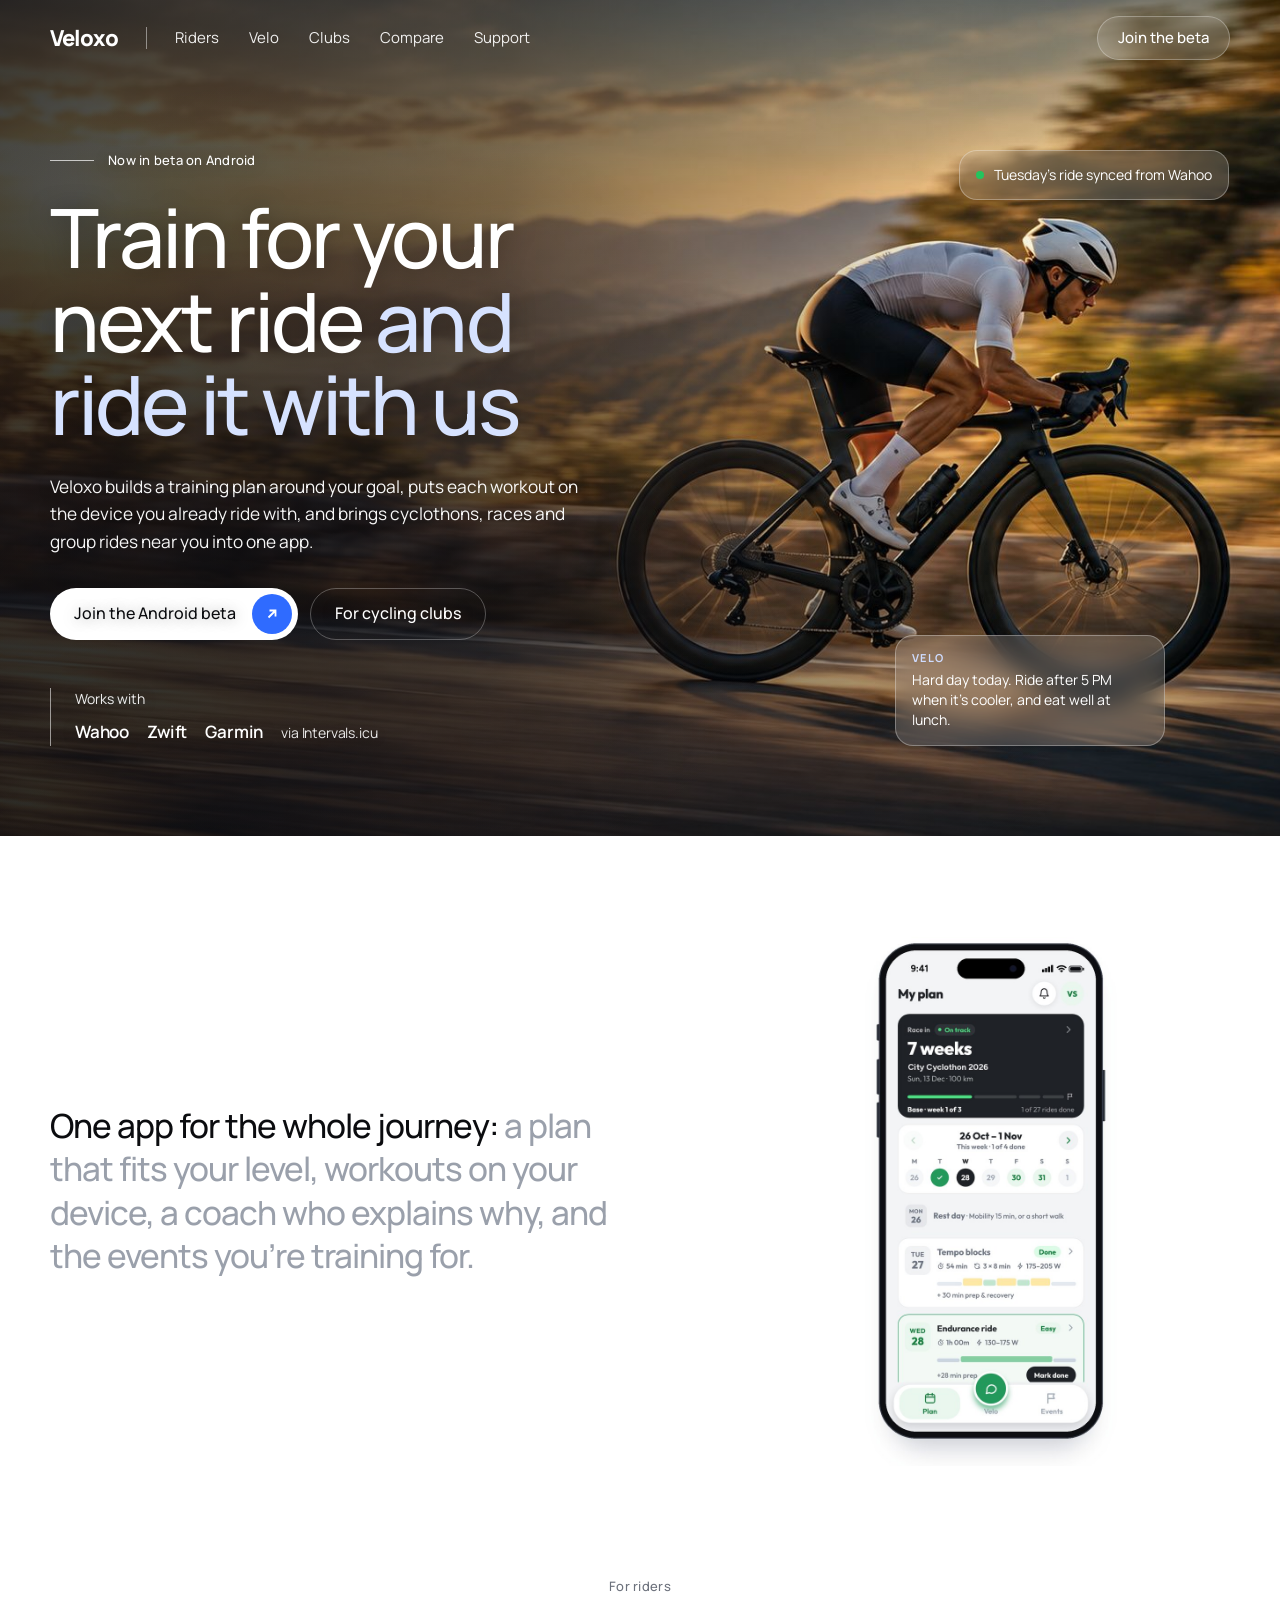
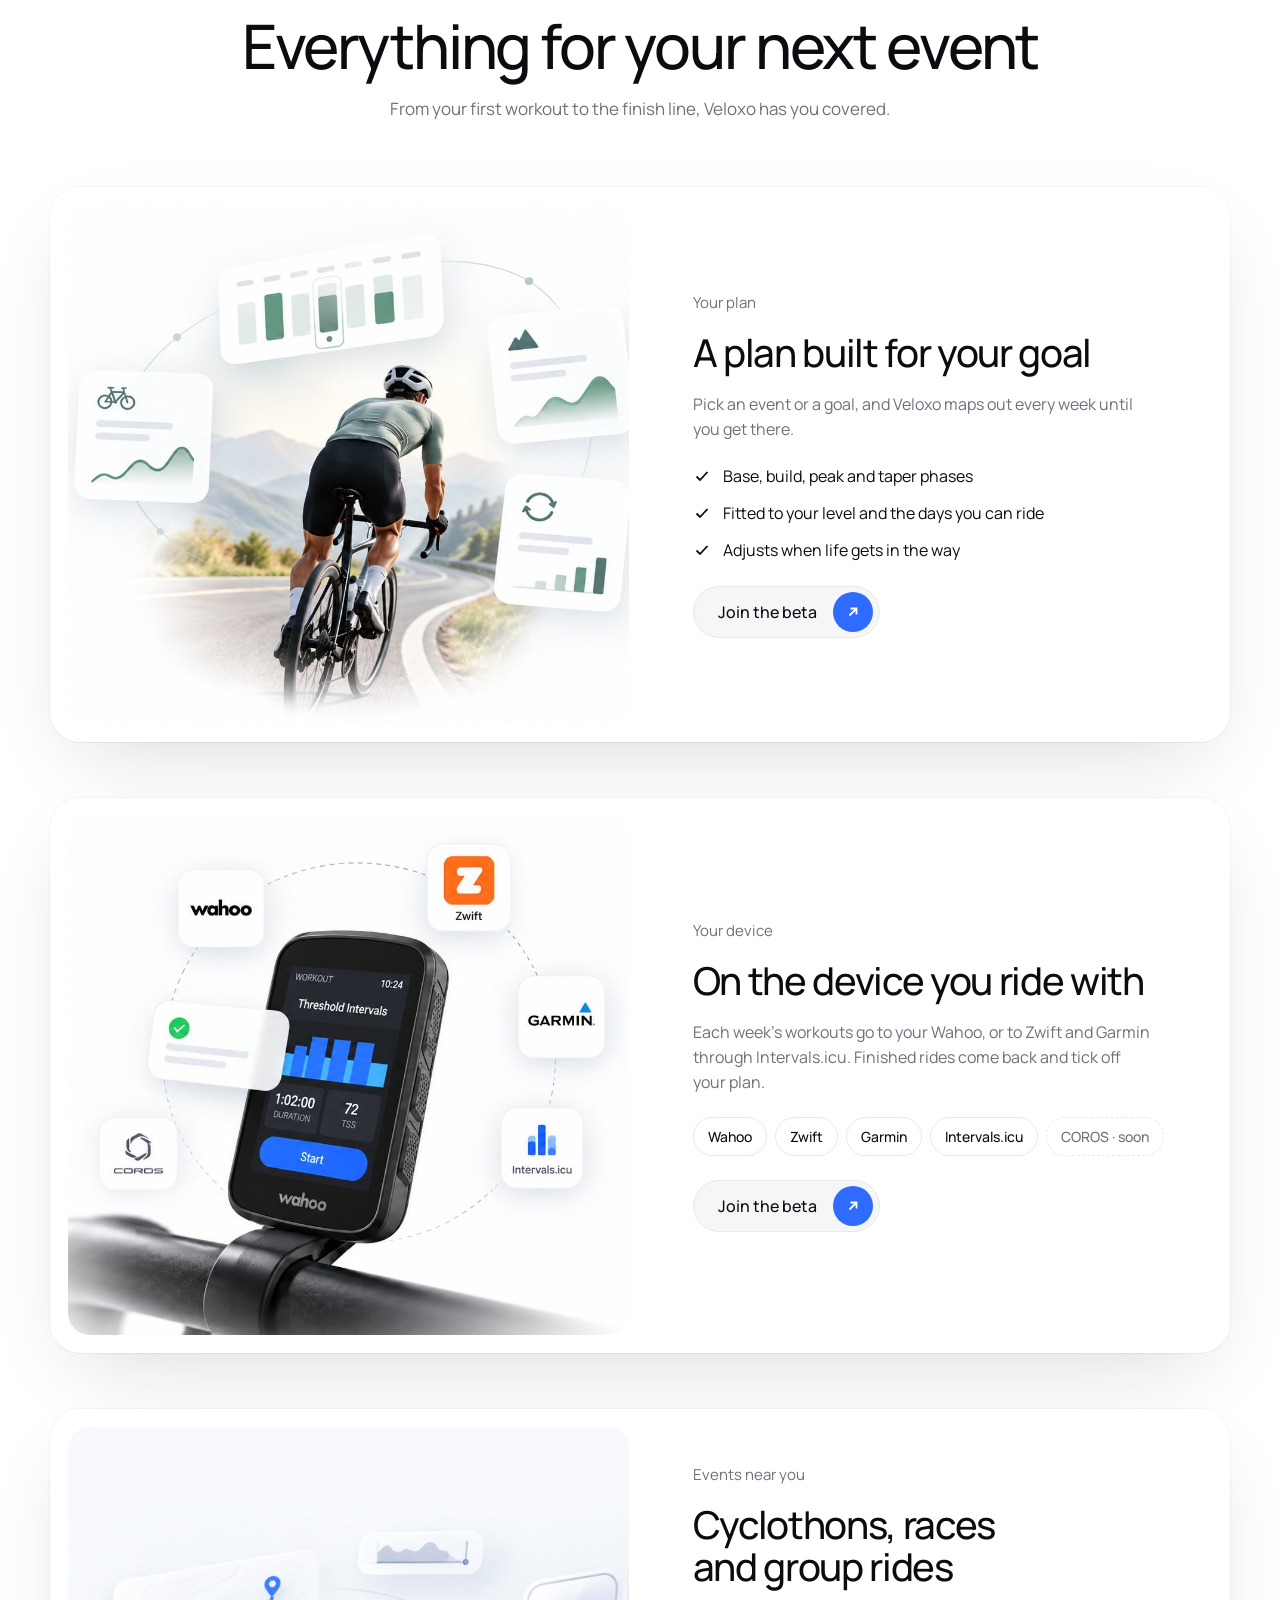
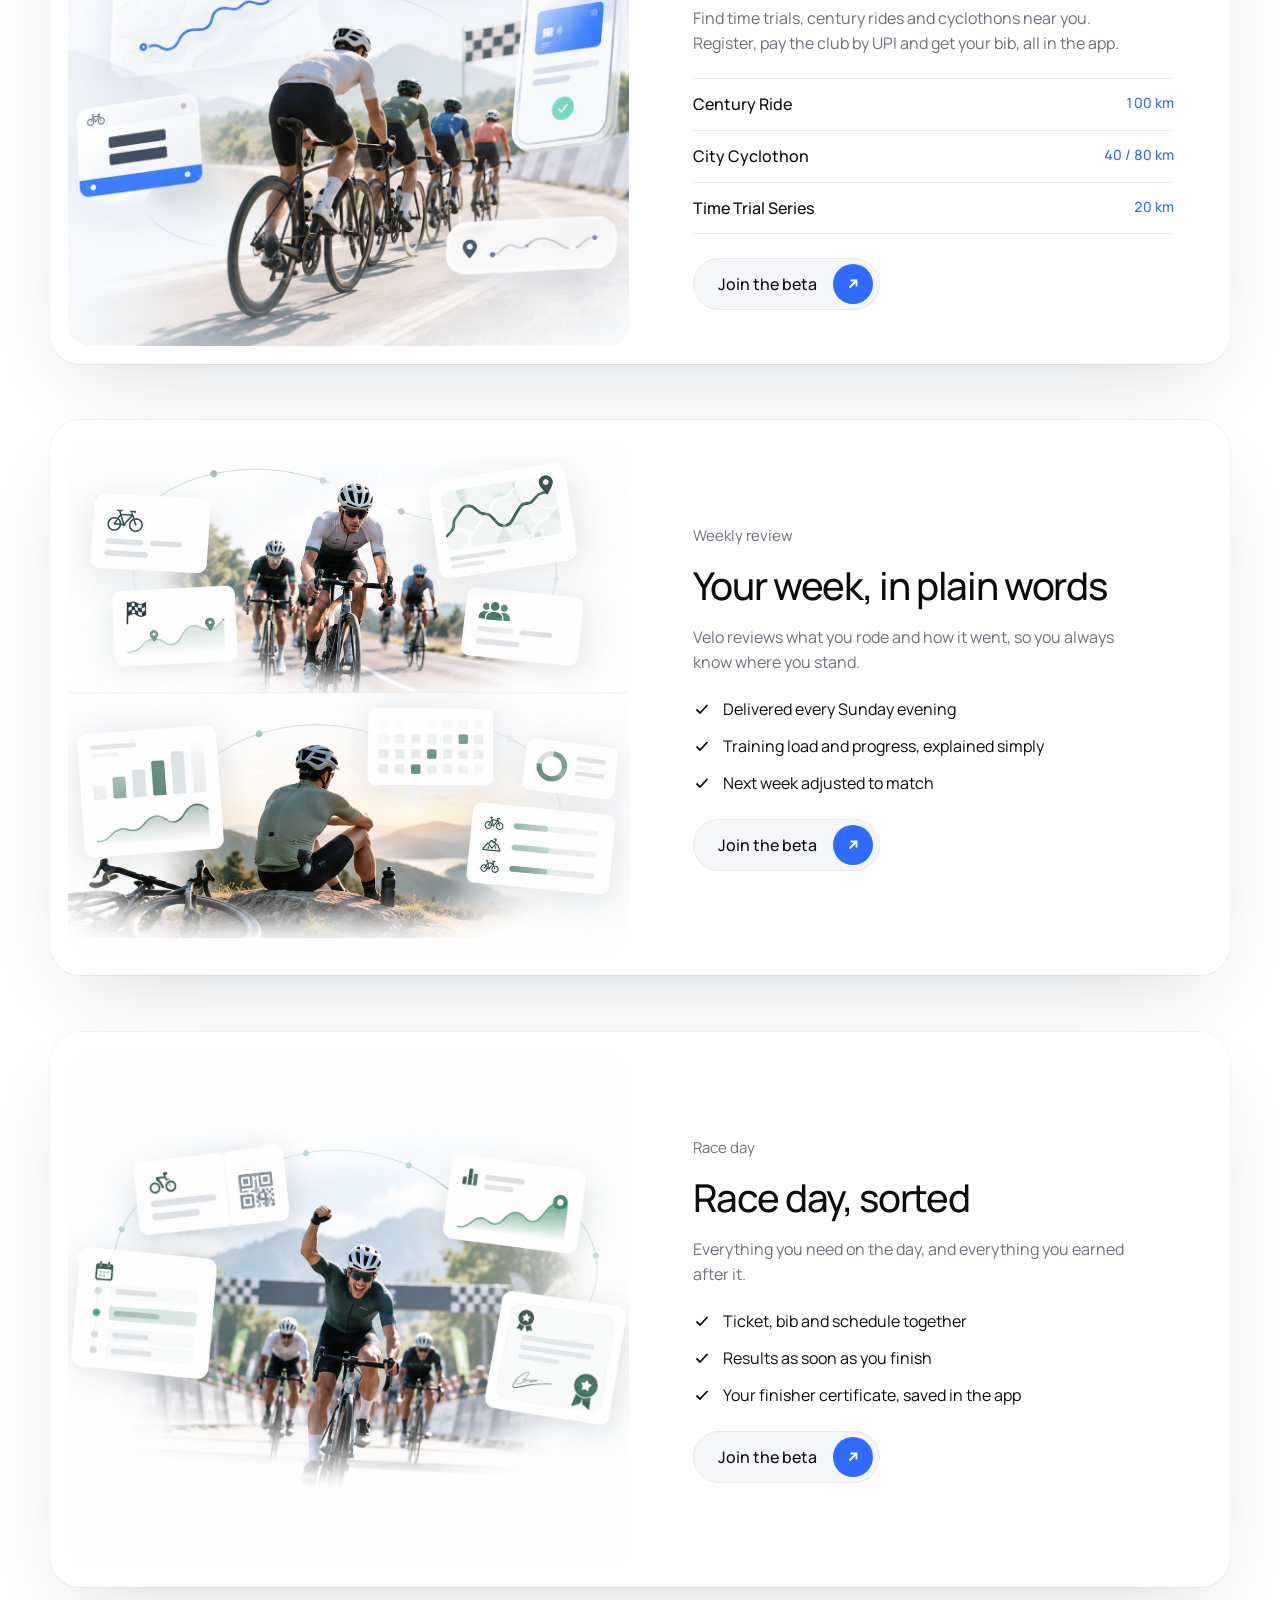
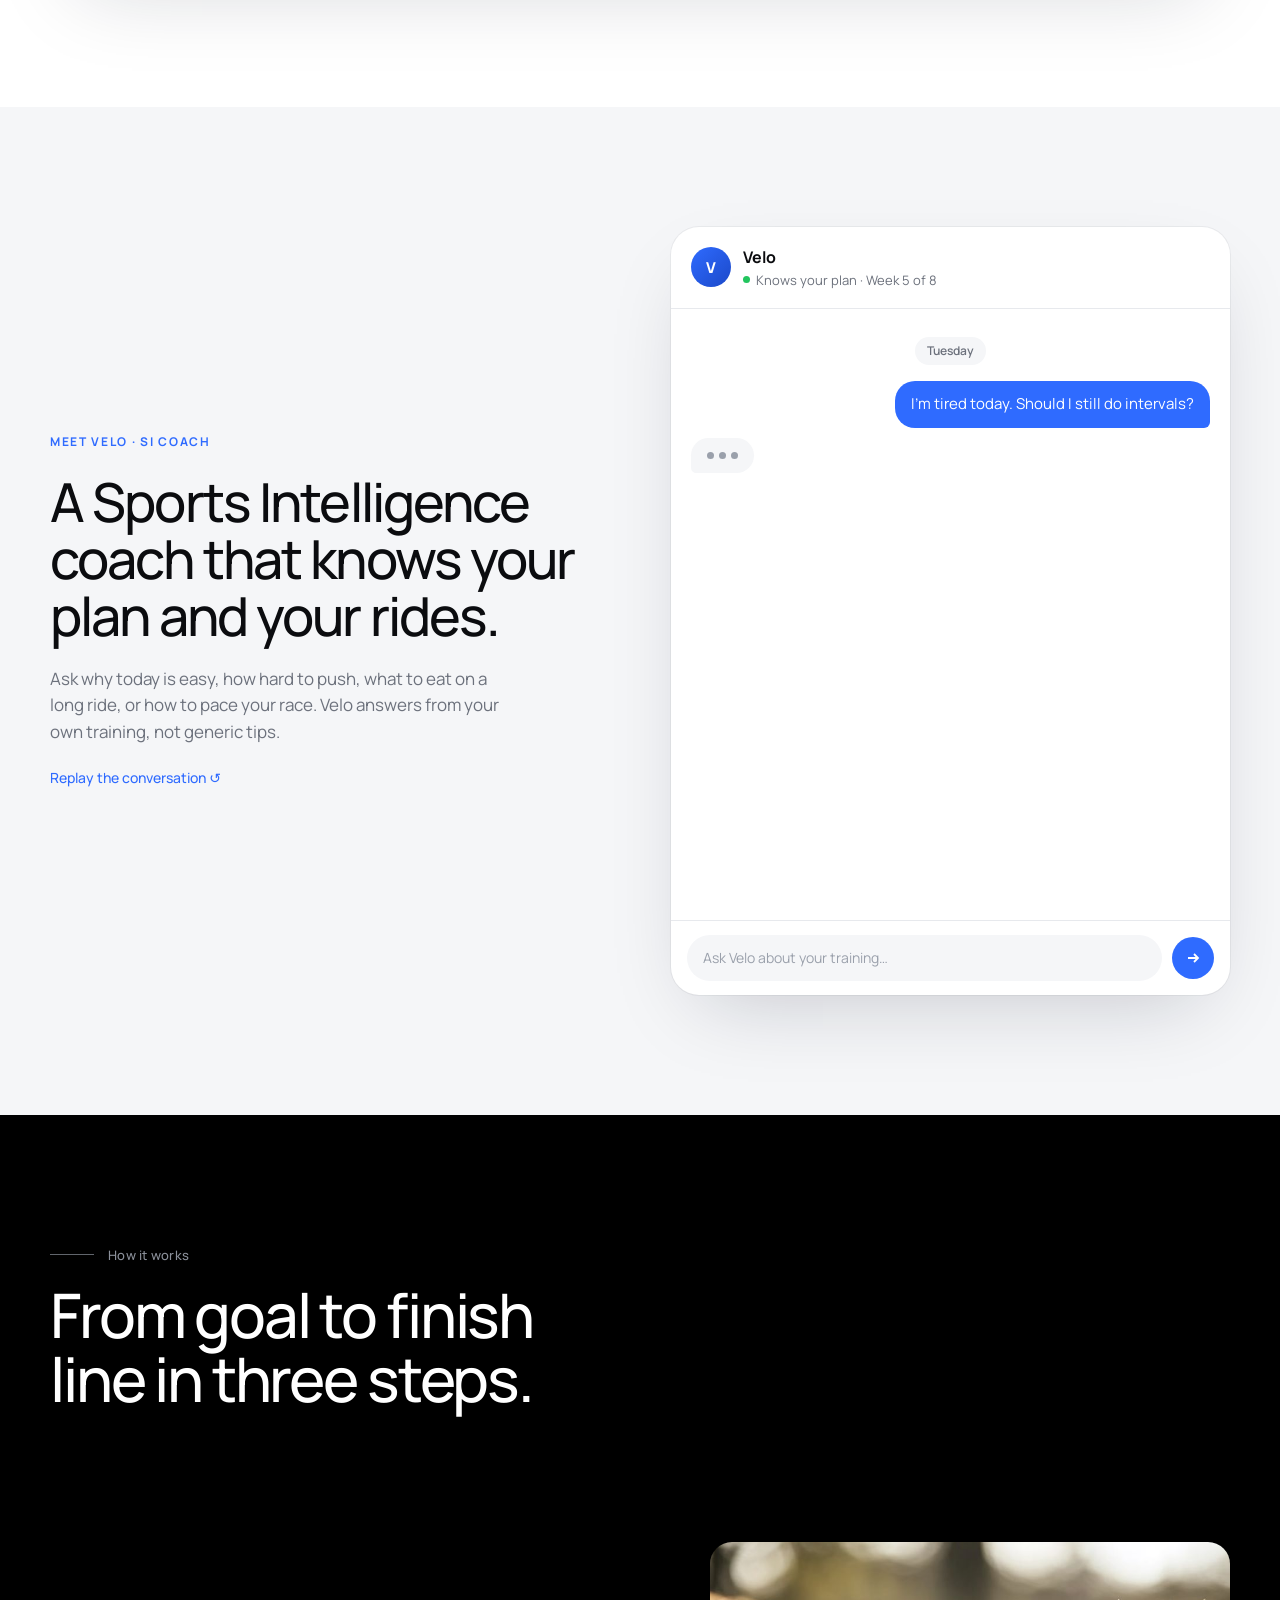
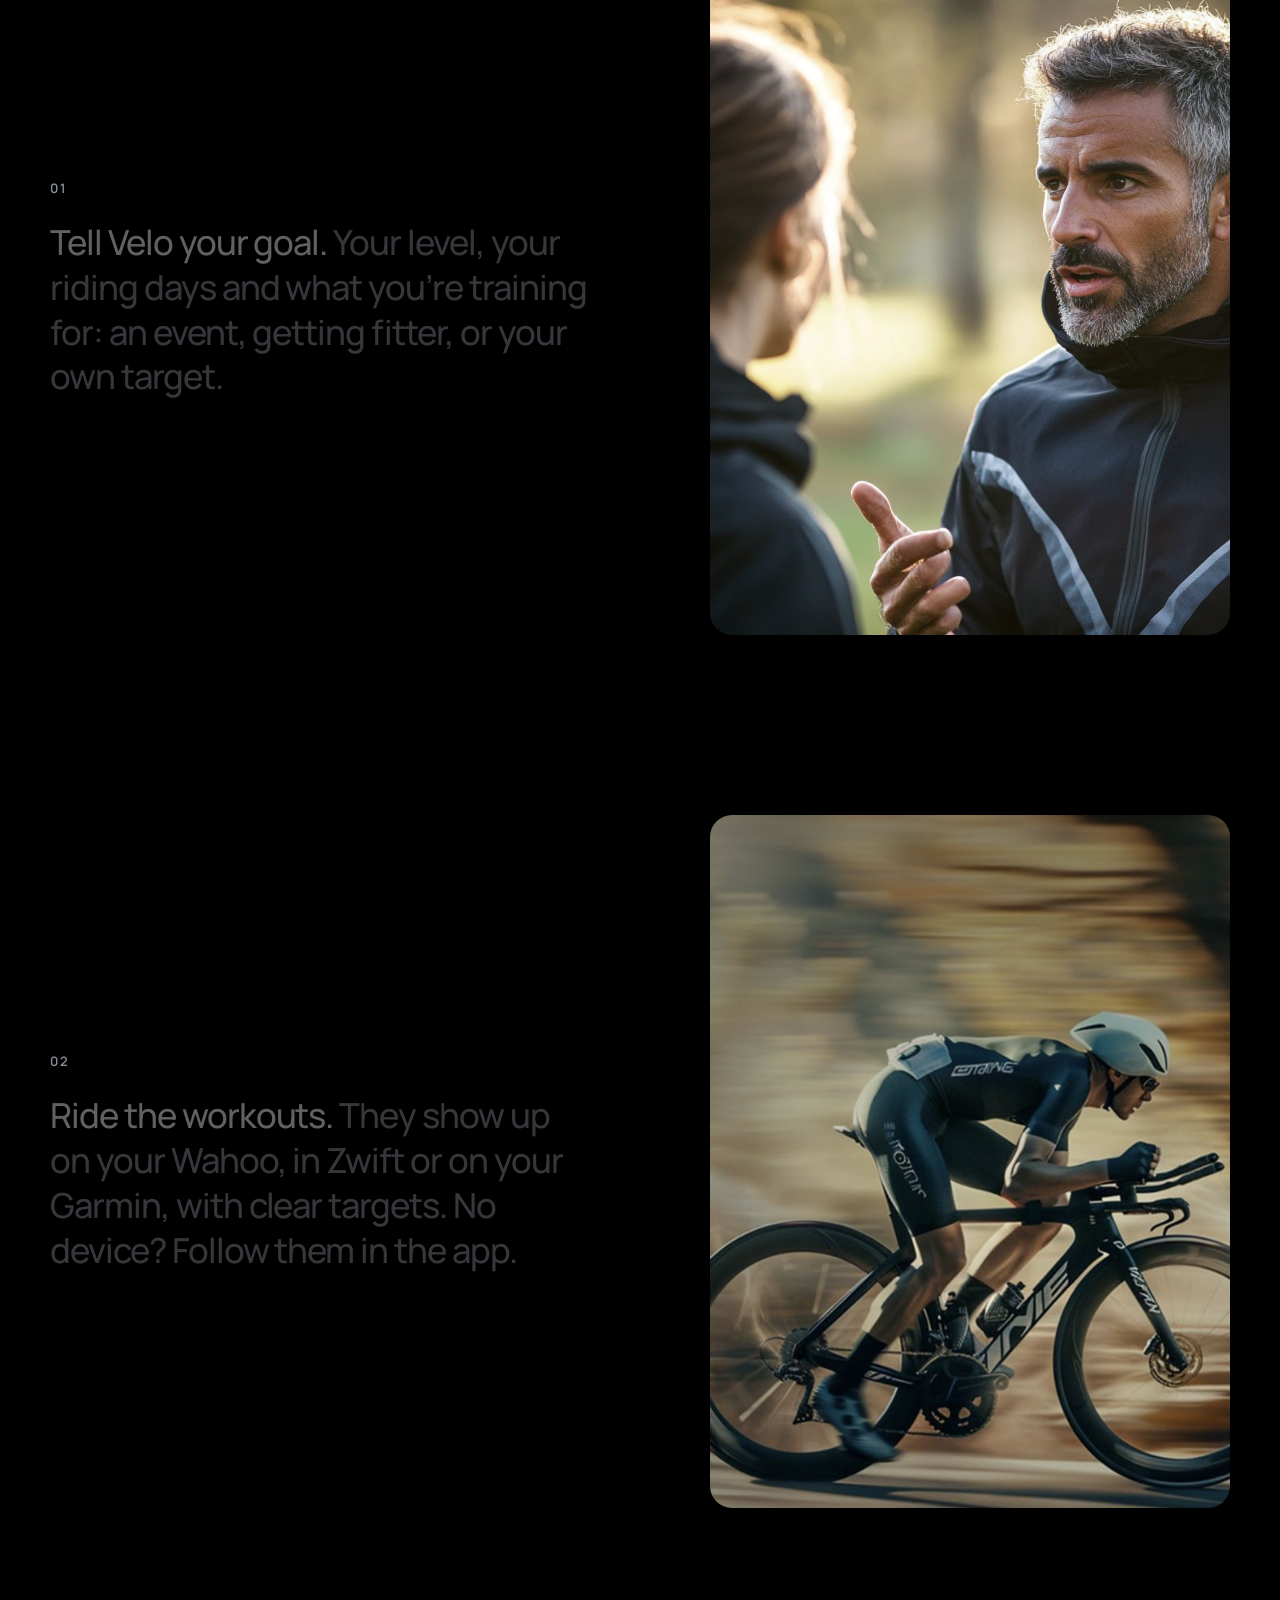
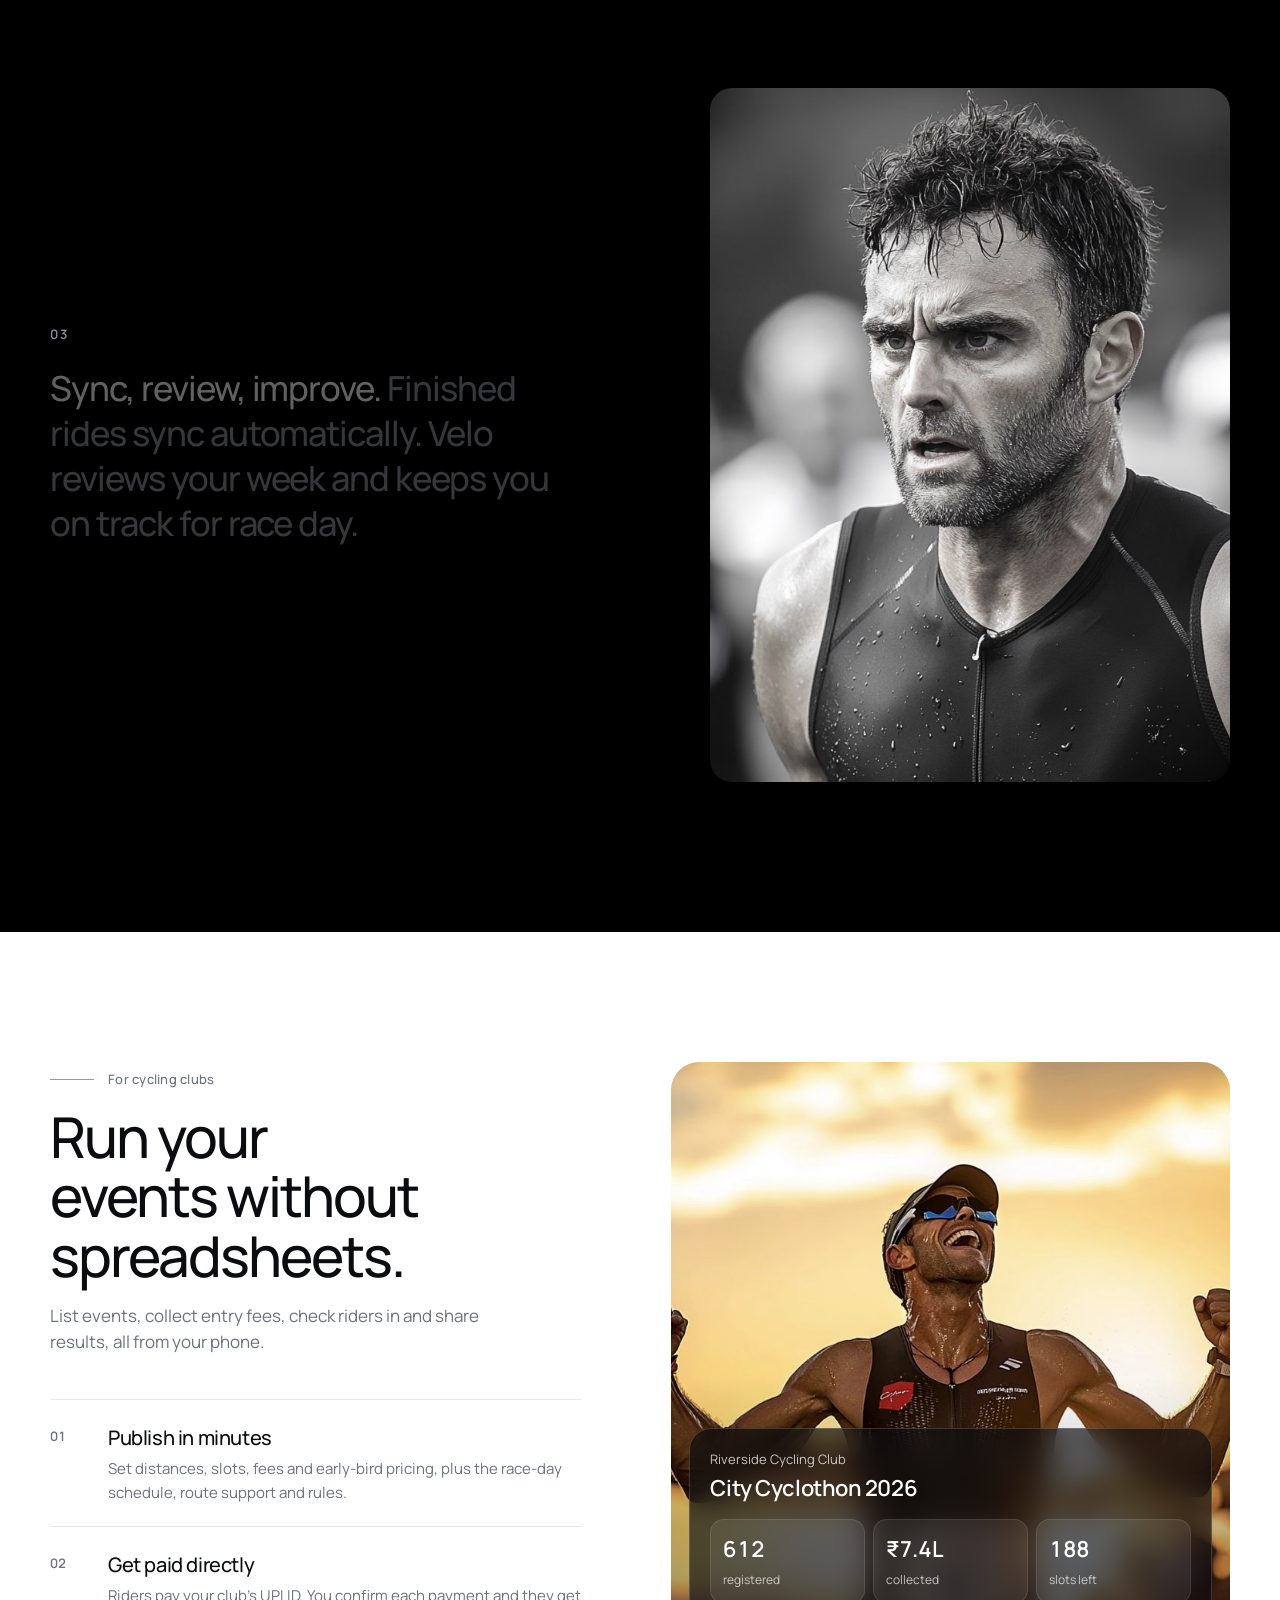
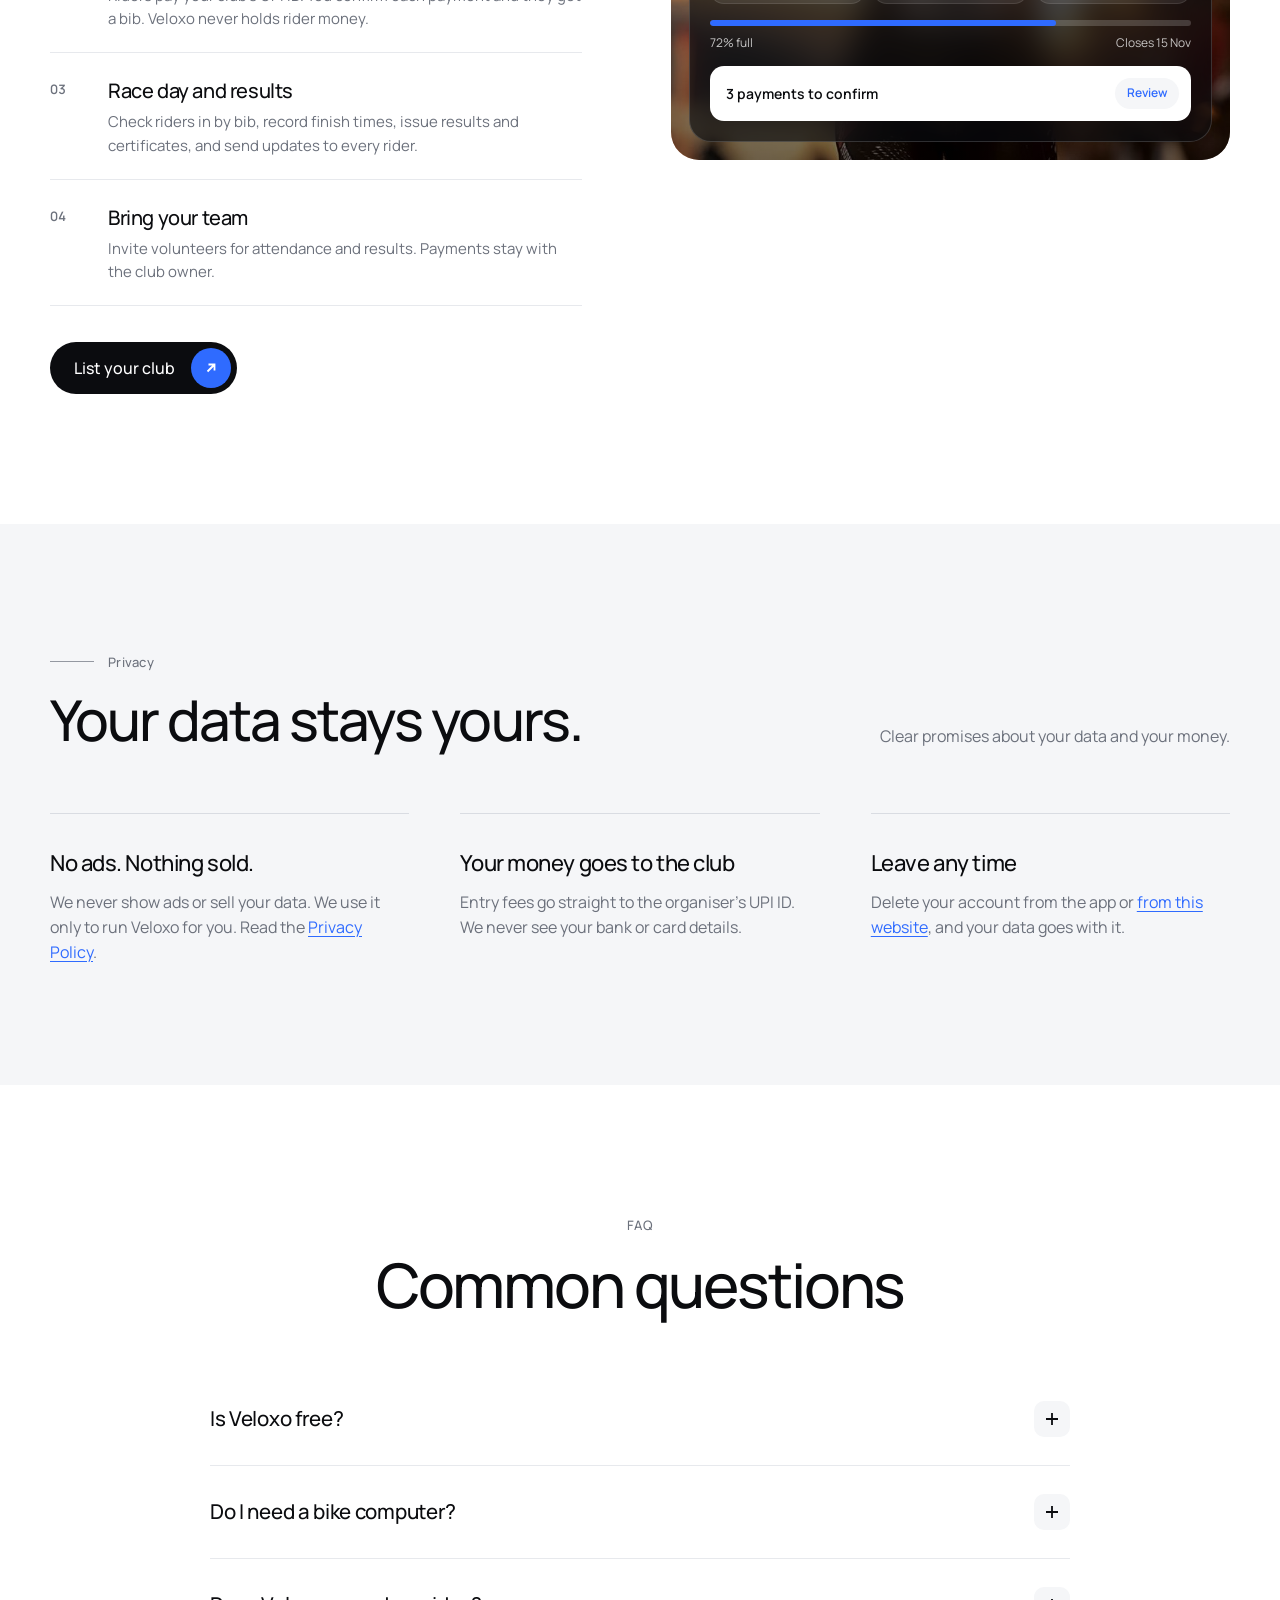
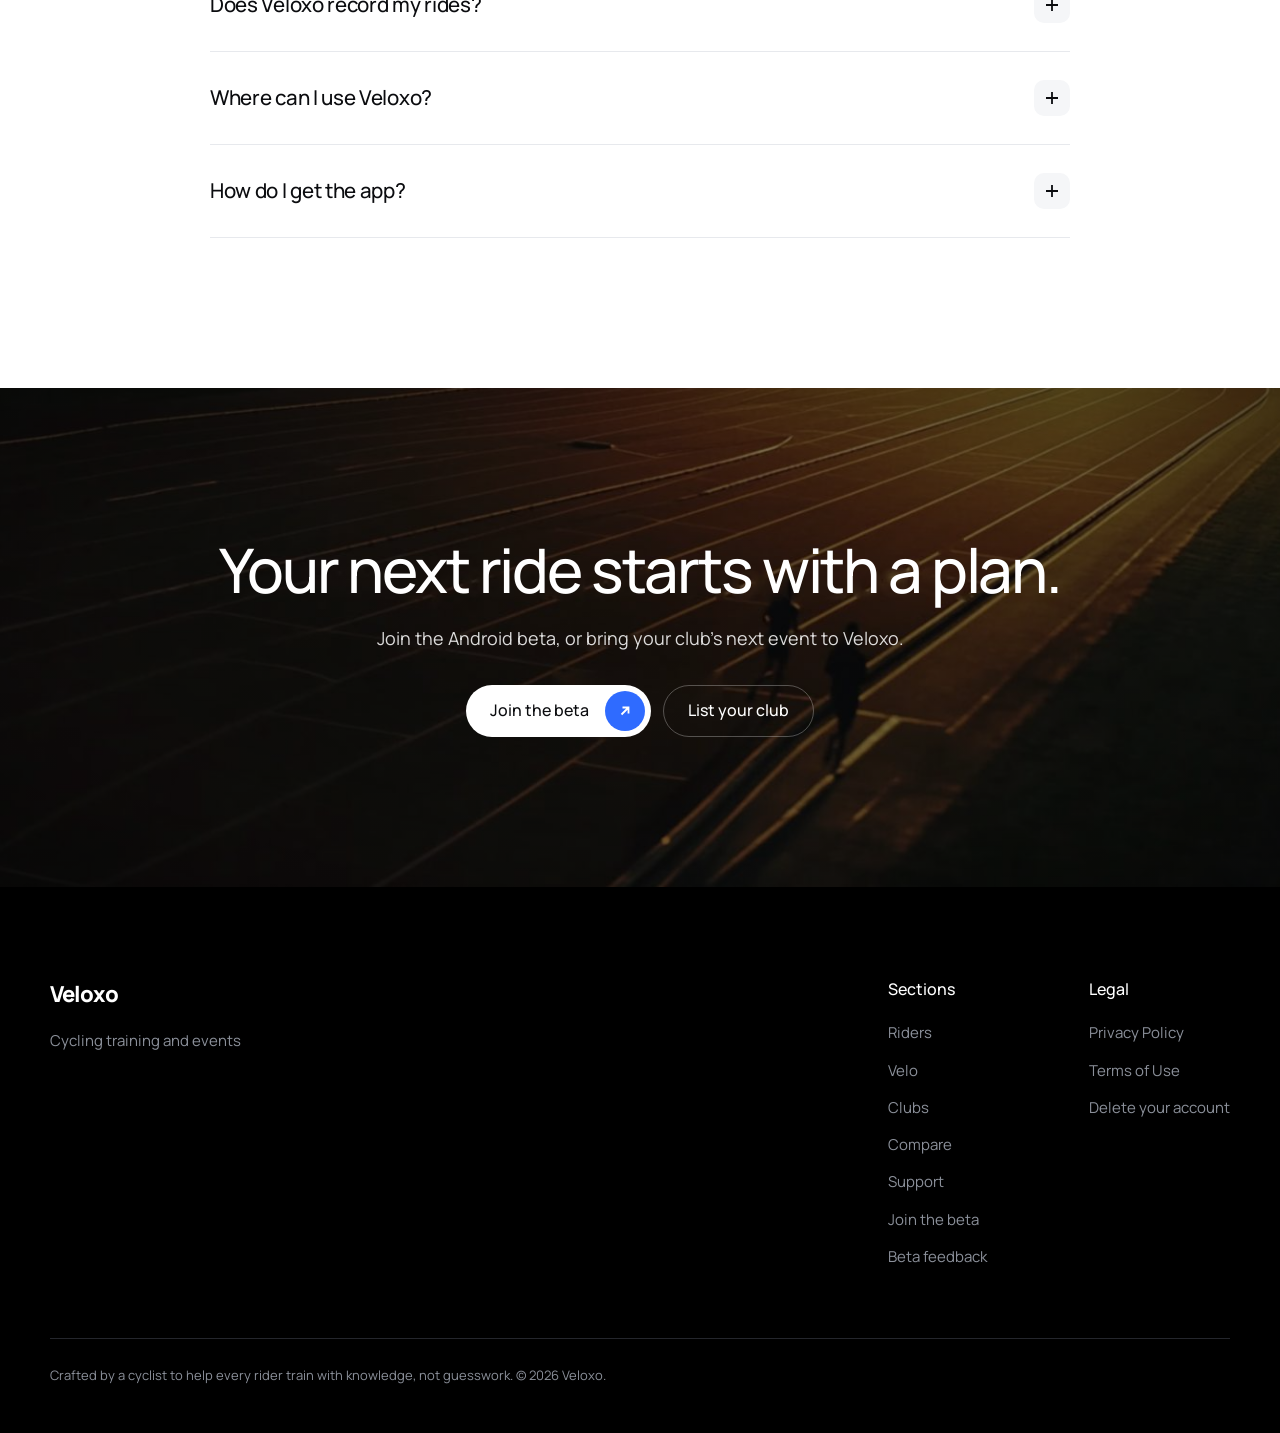
<file: index.html>
<!doctype html>
<html lang="en-IN">
<head>
<meta charset="utf-8">
<meta name="viewport" content="width=device-width, initial-scale=1, viewport-fit=cover">
<title>Veloxo · Train for your next ride</title>
<meta name="description" content="A training plan built for your goal, workouts on your Wahoo, Zwift or Garmin, Velo, your Sports Intelligence (SI) coach, and cycling events near you, all in one app.">
<meta property="og:title" content="Veloxo · Train for your next ride">
<meta property="og:description" content="A training plan built for your goal, a Sports Intelligence (SI) coach, and cycling events near you, all in one app.">
<meta property="og:image" content="https://veloxo.in/assets/home/hero.jpg">
<link rel="canonical" href="https://veloxo.in/">
<link rel="icon" href="assets/app-icon-512.png">
<meta name="theme-color" content="#000000">
<link rel="preconnect" href="https://fonts.googleapis.com">
<link rel="preconnect" href="https://fonts.gstatic.com" crossorigin>
<link rel="stylesheet" href="https://fonts.googleapis.com/css2?family=Manrope:wght@300;400;500;600;700;800&display=swap">
<link rel="stylesheet" href="home.css">
</head>
<body>
<a class="skip" href="#top">Skip to content</a>
<header class="nav" id="nav">
  <div class="wrap">
    <div class="left">
      <a class="logo" href="index.html" aria-label="Veloxo home">Veloxo
      </a>
      <span class="sep" aria-hidden="true"></span>
      <nav class="links" aria-label="Sections">
        <a href="#riders">Riders</a>
        <a href="#velo">Velo</a>
        <a href="#clubs">Clubs</a>
        <a href="compare.html">Compare</a>
        <a href="support.html">Support</a>
      </nav>
    </div>
    <a class="cta" href="join.html">Join the beta</a>
  </div>
</header>

<main id="top">
  <!-- HERO -->
  <section class="hero">
    <img class="bg" src="assets/home/hero.jpg" alt="Cyclist riding fast on an open road">
    <div class="float sync"><span class="live" aria-hidden="true"></span>Tuesday’s ride synced from Wahoo</div>
    <div class="float note"><b>VELO</b>Hard day today. Ride after 5 PM when it’s cooler, and eat well at lunch.</div>
    <div class="wrap">
      <div class="hero-copy hero-anim">
        <span class="eyebrow rule">Now in beta on Android</span>
        <h1>Train for your next ride <em>and ride it with us</em></h1>
        <p class="lede">Veloxo builds a training plan around your goal, puts each workout on the device you already ride with, and brings cyclothons, races and group rides near you into one app.</p>
        <div class="actions">
          <a class="btn light" href="join.html">Join the Android beta <span class="dot"><svg viewBox="0 0 16 16" fill="none" stroke="currentColor" stroke-width="1.8"><path d="M4.5 11.5 11.5 4.5M5.5 4.5h6v6"/></svg></span></a>
          <a class="btn ghost" href="#clubs">For cycling clubs</a>
        </div>
        <div class="works">
          <small>Works with</small>
          <div class="brands"><span>Wahoo</span><span>Zwift</span><span>Garmin</span><span>via Intervals.icu</span></div>
        </div>
      </div>
    </div>
  </section>

  <!-- INTRO + STATS -->
  <section class="intro">
    <div class="wrap">
      <div class="intro-top">
        <p class="statement rv">One app for the whole journey: <span>a plan that fits your level, workouts on your device, a coach who explains why, and the events you’re training for.</span></p>
        <div class="intro-phone rv"><img loading="lazy" src="assets/home/app-plan-v3.jpg" alt="Veloxo app showing My plan: race in 7 weeks, on track, with this week's rides"></div>
      </div>
    </div>
  </section>

  <!-- RIDERS: stacked cards -->
  <section class="riders" id="riders">
    <div class="wrap">
      <div class="sec-head rv">
        <span class="eyebrow">For riders</span>
        <h2>Everything for your next event</h2>
        <p>From your first workout to the finish line, Veloxo has you covered.</p>
      </div>
      <div class="stack">
        <!-- 1 -->
        <article class="card" style="--i:0">
          <div class="media" style="background:#fff">
            <img loading="lazy" src="assets/home/plan.jpg" alt="Rider on a mountain road surrounded by training plan panels">
          </div>
          <div class="body">
            <span class="tag">Your plan</span>
            <h3>A plan built for your goal</h3>
            <p>Pick an event or a goal, and Veloxo maps out every week until you get there.</p>
            <ul class="checks">
              <li><svg viewBox="0 0 18 18" fill="none" stroke="currentColor" stroke-width="1.8"><path d="m3.5 9.5 3.5 3.5 7.5-8"/></svg>Base, build, peak and taper phases</li>
              <li><svg viewBox="0 0 18 18" fill="none" stroke="currentColor" stroke-width="1.8"><path d="m3.5 9.5 3.5 3.5 7.5-8"/></svg>Fitted to your level and the days you can ride</li>
              <li><svg viewBox="0 0 18 18" fill="none" stroke="currentColor" stroke-width="1.8"><path d="m3.5 9.5 3.5 3.5 7.5-8"/></svg>Adjusts when life gets in the way</li>
            </ul>
            <a class="btn grey" href="join.html">Join the beta <span class="dot"><svg viewBox="0 0 16 16" fill="none" stroke="currentColor" stroke-width="1.8"><path d="M4.5 11.5 11.5 4.5M5.5 4.5h6v6"/></svg></span></a>
          </div>
        </article>
        <!-- 2 -->
        <article class="card" style="--i:1">
          <div class="media">
            <img loading="lazy" src="assets/home/device.jpg" alt="Bike computer showing a Threshold Intervals workout, surrounded by Wahoo, Zwift, Garmin, Intervals.icu and COROS">
          </div>
          <div class="body">
            <span class="tag">Your device</span>
            <h3>On the device you ride with</h3>
            <p>Each week’s workouts go to your Wahoo, or to Zwift and Garmin through Intervals.icu. Finished rides come back and tick off your plan.</p>
            <div class="chips"><span class="chip">Wahoo</span><span class="chip">Zwift</span><span class="chip">Garmin</span><span class="chip">Intervals.icu</span><span class="chip soon">COROS · soon</span></div>
            <a class="btn grey" href="join.html">Join the beta <span class="dot"><svg viewBox="0 0 16 16" fill="none" stroke="currentColor" stroke-width="1.8"><path d="M4.5 11.5 11.5 4.5M5.5 4.5h6v6"/></svg></span></a>
          </div>
        </article>
        <!-- 3 -->
        <article class="card" style="--i:2">
          <div class="media" style="background:#fff">
            <img loading="lazy" src="assets/home/events.jpg" alt="Riders heading to a finish line, with route, bib and UPI payment panels">
          </div>
          <div class="body">
            <span class="tag">Events near you</span>
            <h3>Cyclothons, races and group rides</h3>
            <p>Find time trials, century rides and cyclothons near you. Register, pay the club by UPI and get your bib, all in the app.</p>
            <div class="events">
              <div>Century Ride <span>100 km</span></div>
              <div>City Cyclothon <span>40 / 80 km</span></div>
              <div>Time Trial Series <span>20 km</span></div>
            </div>
            <a class="btn grey" href="join.html">Join the beta <span class="dot"><svg viewBox="0 0 16 16" fill="none" stroke="currentColor" stroke-width="1.8"><path d="M4.5 11.5 11.5 4.5M5.5 4.5h6v6"/></svg></span></a>
          </div>
        </article>
        <!-- 4 -->
        <article class="card" style="--i:3">
          <div class="media" style="background:#fff">
            <img loading="lazy" src="assets/home/review.jpg" alt="Riders on a group ride, then a rider resting while weekly review panels show training load and progress">
          </div>
          <div class="body">
            <span class="tag">Weekly review</span>
            <h3>Your week, in plain words</h3>
            <p>Velo reviews what you rode and how it went, so you always know where you stand.</p>
            <ul class="checks">
              <li><svg viewBox="0 0 18 18" fill="none" stroke="currentColor" stroke-width="1.8"><path d="m3.5 9.5 3.5 3.5 7.5-8"/></svg>Delivered every Sunday evening</li>
              <li><svg viewBox="0 0 18 18" fill="none" stroke="currentColor" stroke-width="1.8"><path d="m3.5 9.5 3.5 3.5 7.5-8"/></svg>Training load and progress, explained simply</li>
              <li><svg viewBox="0 0 18 18" fill="none" stroke="currentColor" stroke-width="1.8"><path d="m3.5 9.5 3.5 3.5 7.5-8"/></svg>Next week adjusted to match</li>
            </ul>
            <a class="btn grey" href="join.html">Join the beta <span class="dot"><svg viewBox="0 0 16 16" fill="none" stroke="currentColor" stroke-width="1.8"><path d="M4.5 11.5 11.5 4.5M5.5 4.5h6v6"/></svg></span></a>
          </div>
        </article>
        <!-- 5 -->
        <article class="card" style="--i:4">
          <div class="media" style="background:#fff">
            <img loading="lazy" src="assets/home/raceday.jpg" alt="Rider celebrating at the finish line, with ticket, schedule, result and certificate panels">
          </div>
          <div class="body">
            <span class="tag">Race day</span>
            <h3>Race day, sorted</h3>
            <p>Everything you need on the day, and everything you earned after it.</p>
            <ul class="checks">
              <li><svg viewBox="0 0 18 18" fill="none" stroke="currentColor" stroke-width="1.8"><path d="m3.5 9.5 3.5 3.5 7.5-8"/></svg>Ticket, bib and schedule together</li>
              <li><svg viewBox="0 0 18 18" fill="none" stroke="currentColor" stroke-width="1.8"><path d="m3.5 9.5 3.5 3.5 7.5-8"/></svg>Results as soon as you finish</li>
              <li><svg viewBox="0 0 18 18" fill="none" stroke="currentColor" stroke-width="1.8"><path d="m3.5 9.5 3.5 3.5 7.5-8"/></svg>Your finisher certificate, saved in the app</li>
            </ul>
            <a class="btn grey" href="join.html">Join the beta <span class="dot"><svg viewBox="0 0 16 16" fill="none" stroke="currentColor" stroke-width="1.8"><path d="M4.5 11.5 11.5 4.5M5.5 4.5h6v6"/></svg></span></a>
          </div>
        </article>
      </div>
    </div>
  </section>

  <!-- VELO COACH -->
  <section class="velo" id="velo">
    <div class="wrap velo-grid">
      <div class="velo-copy rv">
        <span class="eyebrow">Meet Velo · SI coach</span>
        <h2>A Sports Intelligence coach that knows your plan and your rides.</h2>
        <p class="velo-sub">Ask why today is easy, how hard to push, what to eat on a long ride, or how to pace your race. Velo answers from your own training, not generic tips.</p>
        <button class="replay" type="button" id="replay">Replay the conversation ↺</button>
      </div>
      <div class="chat rv" aria-label="Example conversation with Velo">
        <div class="chat-head">
          <span class="vavatar" aria-hidden="true">V</span>
          <div><b>Velo</b><small><i aria-hidden="true"></i>Knows your plan · Week 5 of 8</small></div>
        </div>
        <div class="chat-body" id="chat">
          <span class="day">Tuesday</span>
          <p class="msg me">I’m tired today. Should I still do intervals?</p>
          <p class="msg velo-m"><span class="who">VELO</span>You rode 2h 40m on Sunday, more than planned. Swap today for an easy 45 min spin and move the intervals to Thursday. You’ll get more out of them.</p>
          <p class="msg me">What should I eat for the 80 km?</p>
          <p class="msg velo-m"><span class="who">VELO</span>Something every 20 minutes: a banana or a bar, and a bottle an hour. Start before you feel hungry.</p>
          <span class="day">Thursday · Threshold intervals</span>
          <p class="msg velo-m"><span class="who">VELO</span>Hard day today. Ride after 5 PM when it’s cooler, and eat well at lunch.</p>
        </div>
        <div class="chat-foot" aria-hidden="true">
          <span>Ask Velo about your training…</span>
          <button type="button" tabindex="-1"><svg viewBox="0 0 16 16" fill="none" stroke="currentColor" stroke-width="1.8"><path d="M3 8h10M9 4l4 4-4 4"/></svg></button>
        </div>
      </div>
    </div>
  </section>

  <!-- HOW IT WORKS (black) -->
  <section class="how" id="how">
    <div class="wrap">
      <div class="head rv">
        <span class="eyebrow rule">How it works</span>
        <h2>From goal to finish line in three steps.</h2>
      </div>
      <div class="steps">
        <div class="step">
          <div class="txt"><span class="n">01</span><p class="big" data-split><span class="hi">Tell Velo your goal.</span> <span class="dim">Your level, your riding days and what you’re training for: an event, getting fitter, or your own target.</span></p></div>
          <div class="ph rv"><img loading="lazy" src="assets/home/step-goal.jpg" alt="Coach and rider talking through a goal"></div>
        </div>
        <div class="step">
          <div class="txt"><span class="n">02</span><p class="big" data-split><span class="hi">Ride the workouts.</span> <span class="dim">They show up on your Wahoo, in Zwift or on your Garmin, with clear targets. No device? Follow them in the app.</span></p></div>
          <div class="ph rv"><img loading="lazy" src="assets/home/step-ride.jpg" alt="Cyclist on a workout"></div>
        </div>
        <div class="step">
          <div class="txt"><span class="n">03</span><p class="big" data-split><span class="hi">Sync, review, improve.</span> <span class="dim">Finished rides sync automatically. Velo reviews your week and keeps you on track for race day.</span></p></div>
          <div class="ph rv"><img loading="lazy" src="assets/home/step-sync.jpg" alt="Focused athlete on race day"></div>
        </div>
      </div>
    </div>
  </section>

  <!-- CLUBS -->
  <section class="clubs" id="clubs">
    <div class="wrap clubs-grid">
      <div>
        <span class="eyebrow rule">For cycling clubs</span>
        <h2>Run your events without spreadsheets.</h2>
        <p class="lede">List events, collect entry fees, check riders in and share results, all from your phone.</p>
        <ul class="feat">
          <li class="rv"><span class="k">01</span><div><h3>Publish in minutes</h3><p>Set distances, slots, fees and early-bird pricing, plus the race-day schedule, route support and rules.</p></div></li>
          <li class="rv"><span class="k">02</span><div><h3>Get paid directly</h3><p>Riders pay your club’s UPI ID. You confirm each payment and they get a bib. Veloxo never holds rider money.</p></div></li>
          <li class="rv"><span class="k">03</span><div><h3>Race day and results</h3><p>Check riders in by bib, record finish times, issue results and certificates, and send updates to every rider.</p></div></li>
          <li class="rv"><span class="k">04</span><div><h3>Bring your team</h3><p>Invite volunteers for attendance and results. Payments stay with the club owner.</p></div></li>
        </ul>
        <a class="btn dark" href="join.html?role=club">List your club <span class="dot"><svg viewBox="0 0 16 16" fill="none" stroke="currentColor" stroke-width="1.8"><path d="M4.5 11.5 11.5 4.5M5.5 4.5h6v6"/></svg></span></a>
      </div>
      <div class="club-visual rv">
        <img loading="lazy" src="assets/home/clubs.jpg" alt="Rider crossing a finish line at sunset">
        <div class="dash">
          <div class="club">Riverside Cycling Club</div>
          <div class="ev">City Cyclothon 2026</div>
          <div class="tiles">
            <div><b>612</b><small>registered</small></div>
            <div><b>₹7.4L</b><small>collected</small></div>
            <div><b>188</b><small>slots left</small></div>
          </div>
          <div class="prog"><i></i></div>
          <div class="prog-l"><span>72% full</span><span>Closes 15 Nov</span></div>
          <div class="confirm">3 payments to confirm <span>Review</span></div>
        </div>
      </div>
    </div>
  </section>

  <!-- TRUST -->
  <section class="trust" id="data">
    <div class="wrap">
      <div class="top rv">
        <div><span class="eyebrow rule">Privacy</span><h2>Your data stays yours.</h2></div>
        <p>Clear promises about your data and your money.</p>
      </div>
      <div class="tcols">
        <div class="tcol rv"><h3>No ads. Nothing sold.</h3><p>We never show ads or sell your data. We use it only to run Veloxo for you. Read the <a href="privacy.html">Privacy Policy</a>.</p></div>
        <div class="tcol rv"><h3>Your money goes to the club</h3><p>Entry fees go straight to the organiser’s UPI ID. We never see your bank or card details.</p></div>
        <div class="tcol rv"><h3>Leave any time</h3><p>Delete your account from the app or <a href="delete-account.html">from this website</a>, and your data goes with it.</p></div>
      </div>
    </div>
  </section>

  <!-- FAQ -->
  <section class="faq" id="faq">
    <div class="wrap">
      <div class="sec-head rv"><span class="eyebrow">FAQ</span><h2>Common questions</h2></div>
      <div class="faq-list">
        <details><summary>Is Veloxo free?<span class="pm"><svg viewBox="0 0 14 14" fill="none" stroke="currentColor" stroke-width="1.8"><path d="M7 1v12M1 7h12"/></svg></span></summary><p class="ans">Yes, while we test. Velo Pro (more coaching) and Organiser Pro (more events a year) come later, and you’ll always be told before anything costs money.</p></details>
        <details><summary>Do I need a bike computer?<span class="pm"><svg viewBox="0 0 14 14" fill="none" stroke="currentColor" stroke-width="1.8"><path d="M7 1v12M1 7h12"/></svg></span></summary><p class="ans">No. Workouts go straight to a Wahoo, and to Zwift or Garmin through Intervals.icu. Without a device, you can follow every workout in the app.</p></details>
        <details><summary>Does Veloxo record my rides?<span class="pm"><svg viewBox="0 0 14 14" fill="none" stroke="currentColor" stroke-width="1.8"><path d="M7 1v12M1 7h12"/></svg></span></summary><p class="ans">No. Your device or Zwift records the ride, then it syncs to Veloxo automatically and ticks off your plan.</p></details>
        <details><summary>Where can I use Veloxo?<span class="pm"><svg viewBox="0 0 14 14" fill="none" stroke="currentColor" stroke-width="1.8"><path d="M7 1v12M1 7h12"/></svg></span></summary><p class="ans">Training works anywhere. Events come from the cycling clubs that list them on Veloxo, and more clubs join as we grow.</p></details>
        <details><summary>How do I get the app?<span class="pm"><svg viewBox="0 0 14 14" fill="none" stroke="currentColor" stroke-width="1.8"><path d="M7 1v12M1 7h12"/></svg></span></summary><p class="ans">Veloxo is in beta on Android. <a href="join.html">Join the beta</a> and we’ll send you the app. More answers on the <a href="support.html">Support</a> page.</p></details>
      </div>
    </div>
  </section>

  <!-- FINAL CTA -->
  <section class="final" id="join">
    <img src="assets/home/final.jpg" alt="" loading="lazy">
    <div class="wrap">
      <h2 class="rv">Your next ride starts with a plan.</h2>
      <p class="rv">Join the Android beta, or bring your club’s next event to Veloxo.</p>
      <div class="actions rv">
        <a class="btn light" href="join.html">Join the beta <span class="dot"><svg viewBox="0 0 16 16" fill="none" stroke="currentColor" stroke-width="1.8"><path d="M4.5 11.5 11.5 4.5M5.5 4.5h6v6"/></svg></span></a>
        <a class="btn ghost" href="join.html?role=club">List your club</a>
      </div>
    </div>
  </section>
</main>

<footer>
  <div class="wrap">
    <div class="foot">
      <div class="about">
        <a class="logo" href="index.html">Veloxo</a>
        <p>Cycling training and events</p>
      </div>
      <div class="fcol"><h4>Sections</h4><a href="#riders">Riders</a><a href="#velo">Velo</a><a href="#clubs">Clubs</a><a href="compare.html">Compare</a><a href="support.html">Support</a><a href="join.html">Join the beta</a><a href="feedback.html">Beta feedback</a></div>
      <div class="fcol"><h4>Legal</h4><a href="privacy.html">Privacy Policy</a><a href="terms.html">Terms of Use</a><a href="delete-account.html">Delete your account</a></div>
    </div>
    <p class="legal">Crafted by a cyclist to help every rider train with knowledge, not guesswork. © 2026 Veloxo.</p>
  </div>
</footer>
<script src="home.js"></script>
</body>
</html>
</file>
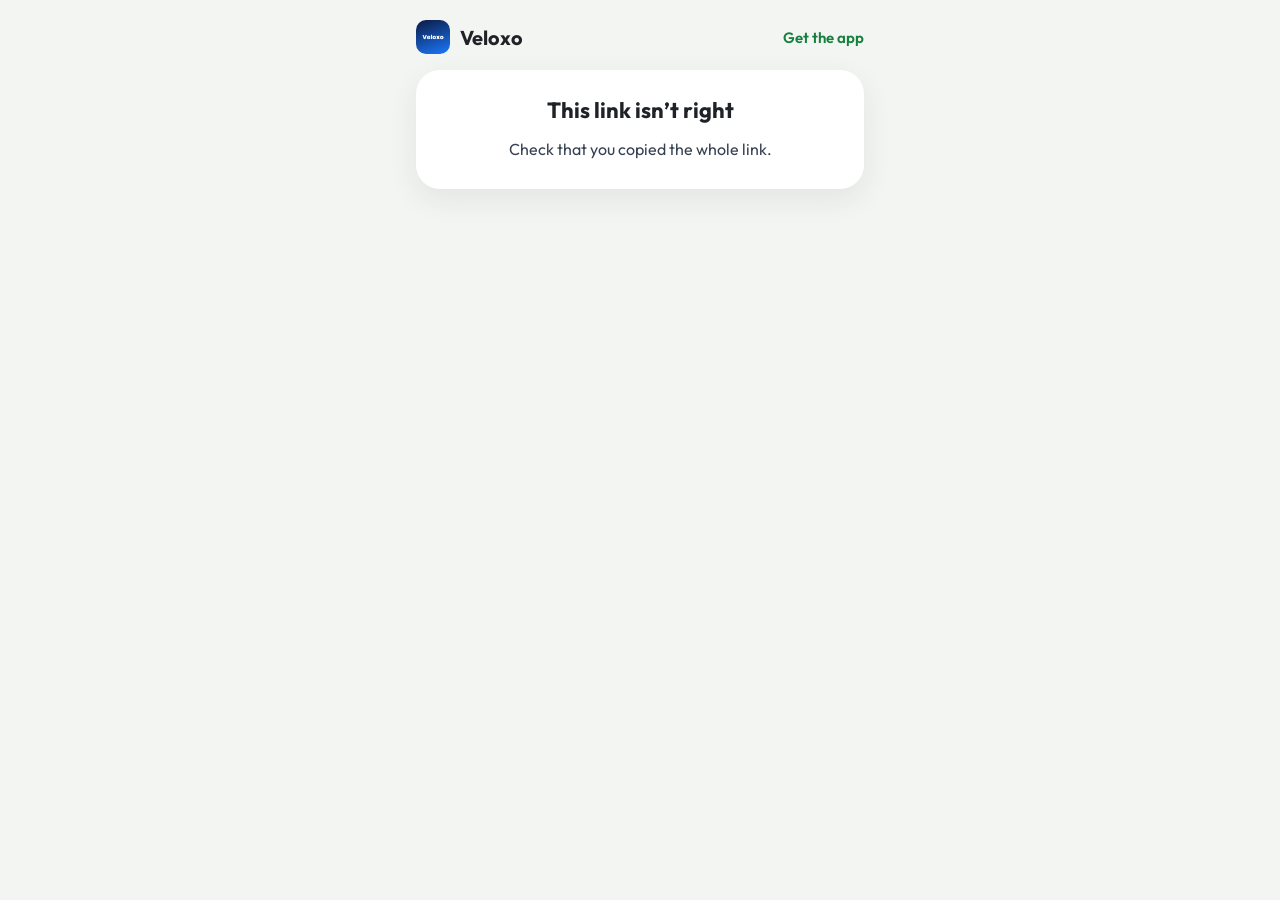
<file: e/index.html>
<!doctype html>
<html lang="en-IN">
<head>
<meta charset="utf-8">
<meta name="viewport" content="width=device-width, initial-scale=1, viewport-fit=cover">
<title>Event · Veloxo</title>
<meta name="description" content="A cycling event on Veloxo. See the details and register in the Veloxo app.">
<meta property="og:title" content="Cycling event · Register on Veloxo">
<meta property="og:description" content="See the date, distances and prices, and register in the Veloxo app.">
<meta property="og:image" content="https://veloxo.in/assets/app-icon-512.png">
<meta property="og:site_name" content="Veloxo">
<link rel="icon" href="../assets/app-icon-512.png">
<meta name="theme-color" content="#f3f5f2">
<link rel="preconnect" href="https://fonts.googleapis.com">
<link rel="preconnect" href="https://fonts.gstatic.com" crossorigin>
<link rel="stylesheet" href="https://fonts.googleapis.com/css2?family=Outfit:wght@400;500;600;700;800&display=swap">
<style>
  /* veloxo.in/e/<code>: a shared event (user, 2026-11-09, mock docs/design/share/share-links-mock.png). */
  :root { --ink: #1f2226; --muted: #5f6b7a; --green: #239a5b; --green-dk: #15803d; --soft: #e9f7ee; --line: #e3e7ec; --bg: #f3f5f2; --amber: #92400e; --amber-bg: #fef3c7; }
  * { box-sizing: border-box; }
  body { margin: 0; min-height: 100vh; background: var(--bg); font-family: Outfit, system-ui, sans-serif; color: var(--ink); }
  main { max-width: 480px; margin: 0 auto; padding: 20px 16px 140px; display: flex; flex-direction: column; gap: 16px; }
  .top { display: flex; align-items: center; justify-content: space-between; }
  .brand { display: flex; align-items: center; gap: 10px; font-weight: 700; font-size: 20px; text-decoration: none; color: var(--ink); }
  .brand img { width: 34px; height: 34px; border-radius: 10px; }
  .top a.get { font-size: 15px; font-weight: 600; color: var(--green-dk); text-decoration: none; }
  .card { background: #fff; border-radius: 24px; padding: 20px 18px; box-shadow: 0 10px 30px rgba(20,40,30,.08); display: flex; flex-direction: column; gap: 14px; }
  .tags { display: flex; gap: 6px; flex-wrap: wrap; }
  .tag { font-size: 13px; font-weight: 700; padding: 4px 10px; border-radius: 999px; background: var(--soft); color: var(--green-dk); }
  .tag.am { background: var(--amber-bg); color: var(--amber); }
  .tag.bad { background: #fee2e2; color: #b91c1c; }
  h1 { font-size: 27px; line-height: 1.15; margin: 0; }
  h2 { font-size: 13px; font-weight: 800; letter-spacing: .06em; text-transform: uppercase; color: var(--muted); margin: 4px 0 0; }
  p { margin: 0; font-size: 16px; line-height: 1.5; color: #374151; }
  .club { display: flex; align-items: center; gap: 10px; font-size: 16px; color: #3a414b; }
  .club .ini { width: 36px; height: 36px; border-radius: 10px; background: #0f3d2a; color: #fff; font-size: 12px; font-weight: 800; display: grid; place-items: center; flex-shrink: 0; overflow: hidden; }
  .club .ini img { width: 100%; height: 100%; object-fit: contain; background: #fff; }
  .row { border: 1.5px solid var(--line); border-radius: 16px; padding: 12px 14px; display: flex; justify-content: space-between; align-items: center; gap: 12px; }
  .row b { font-size: 17px; display: block; }
  .row span { display: block; font-size: 14px; color: var(--muted); margin-top: 2px; }
  .row .p { text-align: right; font-weight: 700; font-size: 17px; white-space: nowrap; }
  .row .p s { display: block; color: #9aa3ae; font-weight: 500; font-size: 13px; }
  .row.full { opacity: .55; }
  .steps { list-style: none; margin: 0; padding: 0; display: flex; flex-direction: column; gap: 10px; }
  .steps li { display: flex; gap: 10px; font-size: 16px; line-height: 1.4; align-items: flex-start; }
  .steps .n { width: 26px; height: 26px; border-radius: 50%; background: var(--soft); color: var(--green-dk); font-weight: 800; font-size: 13px; display: grid; place-items: center; flex-shrink: 0; }
  .btn { display: flex; align-items: center; justify-content: center; width: 100%; text-align: center; min-height: 56px; border-radius: 999px; background: var(--green); color: #fff; font: 700 17px Outfit, system-ui, sans-serif; text-decoration: none; border: 0; cursor: pointer; }
  .btn.ghost { background: #fff; color: var(--ink); border: 1.5px solid #d9dde3; }
  .btn[aria-disabled="true"] { background: #c9d1d9; pointer-events: none; }
  .foot { position: fixed; left: 0; right: 0; bottom: 0; background: rgba(255,255,255,.97); border-top: 1px solid var(--line); padding: 12px 16px calc(16px + env(safe-area-inset-bottom)); }
  .foot div { max-width: 480px; margin: 0 auto; display: flex; flex-direction: column; gap: 6px; }
  .small { font-size: 14px; color: var(--muted); text-align: center; line-height: 1.5; }
  .msg { text-align: center; padding: 28px 18px; }
  .spin { width: 26px; height: 26px; margin: 0 auto; border: 3px solid var(--soft); border-top-color: var(--green); border-radius: 50%; animation: s .9s linear infinite; }
  @keyframes s { to { transform: rotate(360deg); } }
  @media (prefers-reduced-motion: reduce) { .spin { animation: none; } }
  .hide { display: none !important; }
  a { color: var(--green-dk); }
  .scrim { position: fixed; inset: 0; background: rgba(15,23,42,.45); }
  .sheet { position: fixed; left: 0; right: 0; bottom: 0; background: #fff; border-radius: 24px 24px 0 0; padding: 12px 18px calc(22px + env(safe-area-inset-bottom)); }
  .sheet > div { max-width: 480px; margin: 0 auto; display: flex; flex-direction: column; gap: 12px; }
  .grab { width: 40px; height: 5px; border-radius: 3px; background: var(--line); margin: 0 auto; }
  .sheet h3 { font-size: 22px; margin: 0; }
  .x { background: none; border: 0; font: 600 16px Outfit, system-ui, sans-serif; color: var(--muted); min-height: 44px; cursor: pointer; }

  .when { display: flex; gap: 14px; align-items: center; }
  .date { width: 60px; border-radius: 14px; border: 1.5px solid var(--line); text-align: center; padding: 6px 0; flex-shrink: 0; }
  .date small { display: block; font-size: 12px; font-weight: 800; color: var(--green); letter-spacing: .04em; }
  .date b { font-size: 24px; }
  .when p { font-size: 16px; line-height: 1.4; }
</style>
</head>
<body>
<main>
  <div class="top"><a class="brand" href="../index.html"><img src="../assets/app-icon-512.png" alt="" width="34" height="34">Veloxo</a><a class="get" href="../join.html">Get the app</a></div>
  <div class="card msg" id="wait" aria-live="polite"><div class="spin"></div><p>Loading the event…</p></div>
  <div id="ev" class="hide" style="display:flex;flex-direction:column;gap:16px">
    <div class="card">
      <div class="tags" id="tags"></div>
      <h1 id="title"></h1>
      <div class="club"><span class="ini" id="ini"></span><span id="club"></span></div>
      <div class="when"><div class="date"><small id="mon"></small><b id="day"></b></div><p id="where"></p></div>
    </div>
    <div class="card">
      <h2>Distances</h2>
      <div id="rides" style="display:flex;flex-direction:column;gap:10px"></div>
      <p id="route" class="hide"></p>
      <p id="facts"></p>
    </div>
    <div class="card hide" id="about-card"><h2>About</h2><p id="about" style="white-space:pre-line"></p></div>
    <p class="small"><a href="../index.html">Veloxo</a> · plans, events and the Velo SI coach for cyclists in India</p>
  </div>
</main>
<div class="foot hide" id="foot"><div><a class="btn" id="reg" href="#" role="button">Register in Veloxo</a><span class="small">Free app · Android · iPhone soon</span></div></div>
<div id="sheet" class="hide" role="dialog" aria-modal="true" aria-labelledby="sheet-title">
  <div class="scrim" onclick="closeSheet()"></div>
  <div class="sheet"><div>
    <div class="grab" aria-hidden="true"></div>
    <h3 id="sheet-title">Register in the Veloxo app</h3>
    <p>Your ticket, race-day updates and a free training plan for this ride, all in the app.</p>
    <a class="btn" id="open" href="#">Open in Veloxo</a>
    <h2>Don’t have it yet?</h2>
    <ol class="steps">
      <li><span class="n" aria-hidden="true">1</span><span>Join the Veloxo beta (Android, free)</span></li>
      <li><span class="n" aria-hidden="true">2</span><span>Install, sign in, then open this link again: it takes you straight here</span></li>
    </ol>
    <a class="btn ghost" href="../join.html">Get the app</a>
    <button class="x" type="button" onclick="closeSheet()">Not now</button>
  </div></div>
</div>

<script>
(function () {
  var ENDPOINT = 'https://xswtyoiocwafeekkznox.supabase.co/functions/v1/share-page';
  var $ = window.$ = function (id) { return document.getElementById(id); };
  // "Open in Veloxo": the app opens on this page when installed. On Android an intent link falls back to the beta
  // page by itself when the app isn't there; elsewhere the sheet's second button does.
  var JOIN = 'https://veloxo.in/join.html';
  function appLink(path) {
    if (/Android/i.test(navigator.userAgent)) {
      return 'intent://' + path + '#Intent;scheme=veloxo;S.browser_fallback_url=' + encodeURIComponent(JOIN) + ';end';
    }
    return 'veloxo://' + path;
  }
  function openSheet(path) {
    $('open').href = appLink(path);
    $('sheet').classList.remove('hide');
    $('open').focus();
  }
  function closeSheet() { $('sheet').classList.add('hide'); }
  document.addEventListener('keydown', function (e) { if (e.key === 'Escape') closeSheet(); });

  window.closeSheet = closeSheet;
  var TYPE = { race: 'Race', cyclothon: 'Cyclothon', time_trial: 'Time trial', group_ride: 'Group ride' };
  var LEVEL = { district: 'District', state: 'State', national: 'National' };
  var INCLUDES = { timing_chip: 'Timing chip', bib: 'Bib', aid_stations: 'Aid stations', medal: 'Finisher medal', tshirt: 'T-shirt',
    certificate: 'E-certificate', breakfast: 'Breakfast', photos: 'Event photos', goodie_bag: 'Goodie bag' };
  var code = (new URLSearchParams(location.search).get('c') || '').trim().toUpperCase();
  function fail(title, line) {
    $('wait').innerHTML = '';
    var h = document.createElement('h1'); h.textContent = title; h.style.fontSize = '22px';
    var p = document.createElement('p'); p.textContent = line;
    $('wait').appendChild(h); $('wait').appendChild(p);
  }
  function rupees(paise) { return '₹' + Math.round(paise / 100).toLocaleString('en-IN'); }
  function tag(text, kind) { var s = document.createElement('span'); s.className = 'tag' + (kind ? ' ' + kind : ''); s.textContent = text; return s; }
  function avail(taken, slots) {
    if (!slots) return 'Open';
    var left = Math.max(0, slots - taken);
    if (left === 0) return 'Full';
    if (left <= 5 || left / slots <= 0.1) return 'Almost full';
    if (taken / slots >= 0.6) return 'Filling fast';
    return 'Open';
  }
  function ymdLabel(d) { return new Date(d + 'T00:00:00+05:30').toLocaleDateString('en-IN', { day: 'numeric', month: 'short', timeZone: 'Asia/Kolkata' }); }
  if (!/^[A-HJ-NP-Z2-9]{8}$/.test(code)) { fail('This link isn’t right', 'Check that you copied the whole link.'); return; }
  fetch(ENDPOINT + '?e=' + encodeURIComponent(code))
    .then(function (r) { return r.json(); })
    .then(function (v) {
      if (!v.found) { fail('Event not found', 'This event isn’t on Veloxo any more, or the link isn’t complete.'); return; }
      document.title = v.title + ' · Veloxo';
      var tags = $('tags');
      (v.types || []).forEach(function (t) { tags.appendChild(tag(TYPE[t] || t)); });
      if (LEVEL[v.level]) tags.appendChild(tag(LEVEL[v.level]));
      var anyFilling = (v.rides || []).some(function (r) { return r.slots && r.taken / r.slots >= 0.6 && r.taken < r.slots; });
      if (v.status === 'cancelled') tags.appendChild(tag('Cancelled', 'bad'));
      else if (v.status === 'completed') tags.appendChild(tag('Finished'));
      else if (!v.open) tags.appendChild(tag('Entries closed', 'am'));
      else if (anyFilling) tags.appendChild(tag('Filling fast', 'am'));
      $('title').textContent = v.title;
      $('club').textContent = v.club_name + (v.club_city ? ' · ' + v.club_city : '');
      $('ini').textContent = (v.club_name || '').split(/\s+/).filter(Boolean).slice(0, 3).map(function (w) { return w[0]; }).join('').toUpperCase();
      var at = new Date(v.flag_off_at);
      var tz = { timeZone: 'Asia/Kolkata' };
      $('mon').textContent = at.toLocaleDateString('en-IN', Object.assign({ month: 'short' }, tz)).toUpperCase();
      $('day').textContent = at.toLocaleDateString('en-IN', Object.assign({ day: 'numeric' }, tz));
      var where = $('where');
      where.textContent = at.toLocaleDateString('en-IN', Object.assign({ weekday: 'short' }, tz)) + ' · flag-off ' +
        at.toLocaleTimeString('en-IN', Object.assign({ hour: 'numeric', minute: '2-digit' }, tz)).replace(/\s?(am|pm)/i, function (m) { return ' ' + m.trim().toUpperCase(); });
      where.appendChild(document.createElement('br'));
      where.appendChild(document.createTextNode(v.start_location + ' · '));
      var maps = document.createElement('a');
      maps.textContent = 'Open in Maps';
      maps.href = v.start_map_url || 'https://www.google.com/maps/search/?api=1&query=' + encodeURIComponent(v.start_location);
      maps.target = '_blank'; maps.rel = 'noopener';
      where.appendChild(maps);
      var box = $('rides');
      (v.rides || []).forEach(function (r) {
        var a = avail(r.taken, r.slots);
        var row = document.createElement('div');
        row.className = 'row' + (a === 'Full' ? ' full' : '');
        var left = document.createElement('div');
        var b = document.createElement('b'); b.textContent = r.distance_km + ' km' + (r.name ? ' · ' + r.name : '');
        var s = document.createElement('span');
        s.textContent = [r.category, r.gender === 'male' ? 'Men' : r.gender === 'female' ? 'Women' : null, v.status === 'published' && v.open ? a : null].filter(Boolean).join(' · ');
        left.appendChild(b); if (s.textContent) left.appendChild(s);
        var p = document.createElement('div'); p.className = 'p';
        if (v.entry === 'free') p.textContent = 'Free';
        else {
          if (r.price_paise < r.fee_paise) { var old = document.createElement('s'); old.textContent = rupees(r.fee_paise); p.appendChild(old); }
          p.appendChild(document.createTextNode(rupees(r.price_paise)));
        }
        row.appendChild(left); row.appendChild(p);
        box.appendChild(row);
      });
      if (v.route_note) { $('route').textContent = v.route_note; $('route').classList.remove('hide'); }
      var facts = [];
      var inc = (v.includes || []).map(function (k) { return INCLUDES[k]; }).filter(Boolean);
      if (inc.length) facts.push('Includes: ' + inc.join(', '));
      if (v.open && v.reg_closes_on) facts.push('Entries close ' + ymdLabel(v.reg_closes_on));
      if (v.early_bird_until) facts.push('Early bird until ' + ymdLabel(v.early_bird_until));
      if (v.entry_rule === 'licence') facts.push('Club licence needed to enter');
      if (v.entry_rule === 'licence_or_id') facts.push('Club licence, or ID proof for riders from other states');
      $('facts').textContent = facts.join(' · ');
      if (v.description) { $('about').textContent = v.description; $('about-card').classList.remove('hide'); }
      $('wait').classList.add('hide');
      $('ev').classList.remove('hide');
      var reg = $('reg');
      reg.textContent = v.status === 'completed' ? 'See the results in Veloxo' : v.open ? 'Register in Veloxo' : 'Open in Veloxo';
      if (v.status !== 'cancelled') $('foot').classList.remove('hide');
      reg.addEventListener('click', function (e) { e.preventDefault(); openSheet('event/' + v.id); });
    })
    .catch(function () { fail('Couldn’t reach Veloxo', 'Check your internet connection and open the link again.'); });
})();
</script>
</body>
</html>
</file>
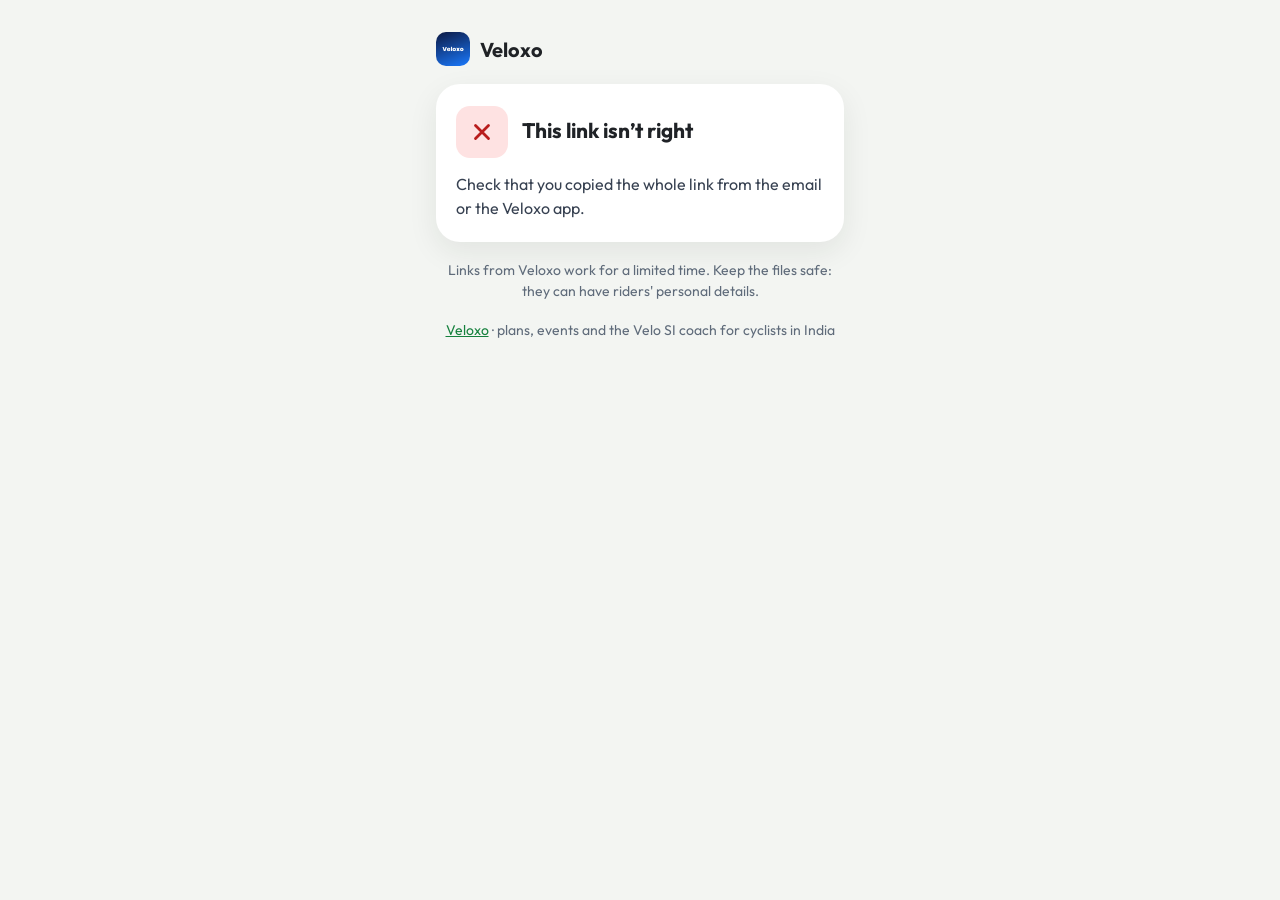
<file: f/index.html>
<!doctype html>
<html lang="en-IN">
<head>
<meta charset="utf-8">
<meta name="viewport" content="width=device-width, initial-scale=1">
<title>Download · Veloxo</title>
<meta name="description" content="A file shared from Veloxo.">
<meta name="robots" content="noindex">
<link rel="icon" href="../assets/app-icon-512.png">
<meta name="theme-color" content="#f3f5f2">
<link rel="preconnect" href="https://fonts.googleapis.com">
<link rel="preconnect" href="https://fonts.gstatic.com" crossorigin>
<link rel="stylesheet" href="https://fonts.googleapis.com/css2?family=Outfit:wght@400;500;600;700&display=swap">
<style>
  /* veloxo.in/f/<code>: a short download link from Veloxo (exports, licence cards). The code is the key. */
  :root { --ink: #1f2226; --muted: #5f6b7a; --green: #239a5b; --green-dk: #15803d; --soft: #e9f7ee; --line: #e3e7ec; --bg: #f3f5f2; }
  * { box-sizing: border-box; }
  body { margin: 0; min-height: 100vh; background: var(--bg); font-family: Outfit, system-ui, sans-serif; color: var(--ink); }
  main { max-width: 440px; margin: 0 auto; padding: 32px 16px 40px; display: flex; flex-direction: column; gap: 18px; }
  .brand { display: flex; align-items: center; gap: 10px; font-weight: 700; font-size: 20px; text-decoration: none; color: var(--ink); }
  .brand img { width: 34px; height: 34px; border-radius: 10px; }
  .card { background: #fff; border-radius: 24px; padding: 22px 20px; box-shadow: 0 10px 30px rgba(20,40,30,.08); display: flex; flex-direction: column; gap: 14px; }
  .file { display: flex; gap: 14px; align-items: center; }
  .icon { width: 52px; height: 52px; border-radius: 14px; background: var(--soft); color: var(--green-dk); display: grid; place-items: center; flex-shrink: 0; }
  .icon.bad { background: #fee2e2; color: #b91c1c; }
  h1 { font-size: 21px; line-height: 1.25; margin: 0; }
  .name { font-size: 15px; color: var(--muted); margin-top: 3px; word-break: break-all; }
  p { margin: 0; font-size: 16px; line-height: 1.5; color: #374151; }
  .btn { display: block; text-align: center; min-height: 54px; line-height: 54px; border-radius: 999px; background: var(--ink); color: #fff; font-weight: 700; font-size: 16px; text-decoration: none; }
  .spin { width: 22px; height: 22px; border: 3px solid var(--soft); border-top-color: var(--green); border-radius: 50%; animation: s 0.9s linear infinite; }
  @keyframes s { to { transform: rotate(360deg); } }
  @media (prefers-reduced-motion: reduce) { .spin { animation: none; } }
  .small { font-size: 14px; color: var(--muted); text-align: center; line-height: 1.5; }
  .hide { display: none; }
  a { color: var(--green-dk); }
</style>
</head>
<body>
<main>
  <a class="brand" href="../index.html"><img src="../assets/app-icon-512.png" alt="" width="34" height="34">Veloxo</a>
  <div class="card" aria-live="polite">
    <div class="file">
      <div class="icon" id="icon"><div class="spin" id="spin"></div></div>
      <div><h1 id="title">Preparing your file…</h1><div class="name" id="name"></div></div>
    </div>
    <p id="line">This takes a second.</p>
    <a class="btn hide" id="again" href="#" rel="noopener">Download again</a>
  </div>
  <p class="small" id="note">Links from Veloxo work for a limited time. Keep the files safe: they can have riders' personal details.</p>
  <p class="small"><a href="../index.html">Veloxo</a> · plans, events and the Velo SI coach for cyclists in India</p>
</main>
<script>
(function () {
  var ENDPOINT = 'https://xswtyoiocwafeekkznox.supabase.co/functions/v1/file-link';
  var DOWN = '<svg width="26" height="26" viewBox="0 0 24 24" fill="none" stroke="currentColor" stroke-width="2.4" stroke-linecap="round" stroke-linejoin="round" aria-hidden="true"><path d="M12 4v11M7 10l5 5 5-5M5 20h14"/></svg>';
  var CROSS = '<svg width="26" height="26" viewBox="0 0 24 24" fill="none" stroke="currentColor" stroke-width="2.6" stroke-linecap="round" aria-hidden="true"><path d="M6 6l12 12M18 6L6 18"/></svg>';
  var $ = function (id) { return document.getElementById(id); };
  var code = (new URLSearchParams(location.search).get('c') || '').trim().toUpperCase();
  function show(kind, title, line, name) {
    var icon = $('icon');
    icon.className = 'icon' + (kind === 'bad' ? ' bad' : '');
    icon.innerHTML = kind === 'bad' ? CROSS : DOWN;
    $('title').textContent = title;
    $('line').textContent = line;
    $('name').textContent = name || '';
  }
  if (!/^[A-HJ-KM-NP-Z2-9]{8}$/.test(code)) {
    show('bad', 'This link isn’t right', 'Check that you copied the whole link from the email or the Veloxo app.');
    return;
  }
  fetch(ENDPOINT + '?c=' + encodeURIComponent(code))
    .then(function (r) { return r.json(); })
    .then(function (v) {
      if (v.error === 'expired') {
        show('bad', 'This link has expired', 'Make a new one in the Veloxo app: the export or Print cards again.', v.label);
        return;
      }
      if (v.error || !v.url) {
        show('bad', 'File not found', 'This link doesn’t point to a file any more. Make a new one in the Veloxo app.');
        return;
      }
      var until = new Date(v.expires_at).toLocaleDateString('en-IN', { day: 'numeric', month: 'short' });
      show('ok', v.label || 'Your file', 'Your download has started. The link works until ' + until + '.', v.name);
      var again = $('again');
      again.classList.remove('hide');
      // each download link lasts a minute: Download again asks for a fresh one
      again.addEventListener('click', function (e) { e.preventDefault(); location.reload(); });
      location.href = v.url;
    })
    .catch(function () {
      show('bad', 'Couldn’t reach Veloxo', 'Check your internet connection and open the link again.');
    });
})();
</script>
</body>
</html>
</file>
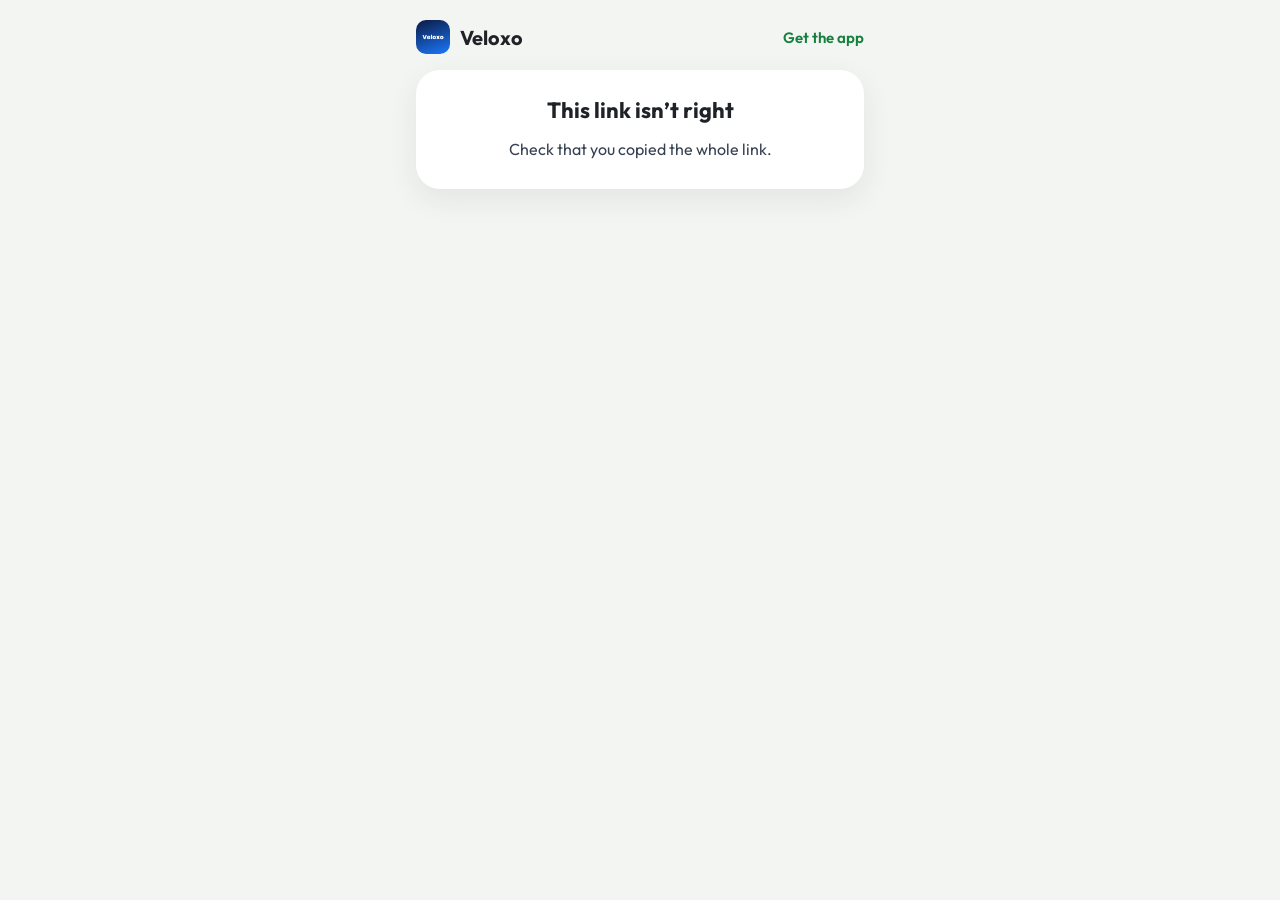
<file: j/index.html>
<!doctype html>
<html lang="en-IN">
<head>
<meta charset="utf-8">
<meta name="viewport" content="width=device-width, initial-scale=1, viewport-fit=cover">
<title>Rider licence · Veloxo</title>
<meta name="description" content="Apply for your club's rider licence in the Veloxo app.">
<meta property="og:title" content="Rider licence · Apply on Veloxo">
<meta property="og:description" content="See the fee and what you need, and apply in the Veloxo app.">
<meta property="og:image" content="https://veloxo.in/assets/app-icon-512.png">
<meta property="og:site_name" content="Veloxo">
<link rel="icon" href="../assets/app-icon-512.png">
<meta name="theme-color" content="#f3f5f2">
<link rel="preconnect" href="https://fonts.googleapis.com">
<link rel="preconnect" href="https://fonts.gstatic.com" crossorigin>
<link rel="stylesheet" href="https://fonts.googleapis.com/css2?family=Outfit:wght@400;500;600;700;800&display=swap">
<style>
  /* veloxo.in/j/<club licence prefix>: a club's licence invite (user, 2026-11-09, mock docs/design/share/share-links-mock.png). */
  :root { --ink: #1f2226; --muted: #5f6b7a; --green: #239a5b; --green-dk: #15803d; --soft: #e9f7ee; --line: #e3e7ec; --bg: #f3f5f2; --amber: #92400e; --amber-bg: #fef3c7; }
  * { box-sizing: border-box; }
  body { margin: 0; min-height: 100vh; background: var(--bg); font-family: Outfit, system-ui, sans-serif; color: var(--ink); }
  main { max-width: 480px; margin: 0 auto; padding: 20px 16px 140px; display: flex; flex-direction: column; gap: 16px; }
  .top { display: flex; align-items: center; justify-content: space-between; }
  .brand { display: flex; align-items: center; gap: 10px; font-weight: 700; font-size: 20px; text-decoration: none; color: var(--ink); }
  .brand img { width: 34px; height: 34px; border-radius: 10px; }
  .top a.get { font-size: 15px; font-weight: 600; color: var(--green-dk); text-decoration: none; }
  .card { background: #fff; border-radius: 24px; padding: 20px 18px; box-shadow: 0 10px 30px rgba(20,40,30,.08); display: flex; flex-direction: column; gap: 14px; }
  .tags { display: flex; gap: 6px; flex-wrap: wrap; }
  .tag { font-size: 13px; font-weight: 700; padding: 4px 10px; border-radius: 999px; background: var(--soft); color: var(--green-dk); }
  .tag.am { background: var(--amber-bg); color: var(--amber); }
  .tag.bad { background: #fee2e2; color: #b91c1c; }
  h1 { font-size: 27px; line-height: 1.15; margin: 0; }
  h2 { font-size: 13px; font-weight: 800; letter-spacing: .06em; text-transform: uppercase; color: var(--muted); margin: 4px 0 0; }
  p { margin: 0; font-size: 16px; line-height: 1.5; color: #374151; }
  .club { display: flex; align-items: center; gap: 10px; font-size: 16px; color: #3a414b; }
  .club .ini { width: 36px; height: 36px; border-radius: 10px; background: #0f3d2a; color: #fff; font-size: 12px; font-weight: 800; display: grid; place-items: center; flex-shrink: 0; overflow: hidden; }
  .club .ini img { width: 100%; height: 100%; object-fit: contain; background: #fff; }
  .row { border: 1.5px solid var(--line); border-radius: 16px; padding: 12px 14px; display: flex; justify-content: space-between; align-items: center; gap: 12px; }
  .row b { font-size: 17px; display: block; }
  .row span { display: block; font-size: 14px; color: var(--muted); margin-top: 2px; }
  .row .p { text-align: right; font-weight: 700; font-size: 17px; white-space: nowrap; }
  .row .p s { display: block; color: #9aa3ae; font-weight: 500; font-size: 13px; }
  .row.full { opacity: .55; }
  .steps { list-style: none; margin: 0; padding: 0; display: flex; flex-direction: column; gap: 10px; }
  .steps li { display: flex; gap: 10px; font-size: 16px; line-height: 1.4; align-items: flex-start; }
  .steps .n { width: 26px; height: 26px; border-radius: 50%; background: var(--soft); color: var(--green-dk); font-weight: 800; font-size: 13px; display: grid; place-items: center; flex-shrink: 0; }
  .btn { display: flex; align-items: center; justify-content: center; width: 100%; text-align: center; min-height: 56px; border-radius: 999px; background: var(--green); color: #fff; font: 700 17px Outfit, system-ui, sans-serif; text-decoration: none; border: 0; cursor: pointer; }
  .btn.ghost { background: #fff; color: var(--ink); border: 1.5px solid #d9dde3; }
  .btn[aria-disabled="true"] { background: #c9d1d9; pointer-events: none; }
  .foot { position: fixed; left: 0; right: 0; bottom: 0; background: rgba(255,255,255,.97); border-top: 1px solid var(--line); padding: 12px 16px calc(16px + env(safe-area-inset-bottom)); }
  .foot div { max-width: 480px; margin: 0 auto; display: flex; flex-direction: column; gap: 6px; }
  .small { font-size: 14px; color: var(--muted); text-align: center; line-height: 1.5; }
  .msg { text-align: center; padding: 28px 18px; }
  .spin { width: 26px; height: 26px; margin: 0 auto; border: 3px solid var(--soft); border-top-color: var(--green); border-radius: 50%; animation: s .9s linear infinite; }
  @keyframes s { to { transform: rotate(360deg); } }
  @media (prefers-reduced-motion: reduce) { .spin { animation: none; } }
  .hide { display: none !important; }
  a { color: var(--green-dk); }
  .scrim { position: fixed; inset: 0; background: rgba(15,23,42,.45); }
  .sheet { position: fixed; left: 0; right: 0; bottom: 0; background: #fff; border-radius: 24px 24px 0 0; padding: 12px 18px calc(22px + env(safe-area-inset-bottom)); }
  .sheet > div { max-width: 480px; margin: 0 auto; display: flex; flex-direction: column; gap: 12px; }
  .grab { width: 40px; height: 5px; border-radius: 3px; background: var(--line); margin: 0 auto; }
  .sheet h3 { font-size: 22px; margin: 0; }
  .x { background: none; border: 0; font: 600 16px Outfit, system-ui, sans-serif; color: var(--muted); min-height: 44px; cursor: pointer; }

  .club .ini { width: 52px; height: 52px; border-radius: 14px; font-size: 14px; }
  .club b { display: block; font-size: 17px; }
</style>
</head>
<body>
<main>
  <div class="top"><a class="brand" href="../index.html"><img src="../assets/app-icon-512.png" alt="" width="34" height="34">Veloxo</a><a class="get" href="../join.html">Get the app</a></div>
  <div class="card msg" id="wait" aria-live="polite"><div class="spin"></div><p>Loading…</p></div>
  <div id="lic" class="hide" style="display:flex;flex-direction:column;gap:16px">
    <div class="card">
      <div class="club"><span class="ini" id="ini"></span><div><b id="club"></b><div class="tags" id="tags" style="margin-top:4px"></div></div></div>
      <h1 id="title"></h1>
      <p id="what"></p>
      <div class="row"><div><b>Yearly fee</b><span id="pay"></span></div><div class="p" id="fee"></div></div>
      <p id="member" class="hide"></p>
    </div>
    <div class="card">
      <h2>Keep these ready</h2>
      <ol class="steps" id="need"></ol>
      <p id="cats"></p>
    </div>
    <p class="small"><a href="../index.html">Veloxo</a> · plans, events and the Velo SI coach for cyclists in India</p>
  </div>
</main>
<div class="foot hide" id="foot"><div><a class="btn" id="apply" href="#" role="button">Apply in Veloxo</a><span class="small">Free app · Android · iPhone soon</span></div></div>
<div id="sheet" class="hide" role="dialog" aria-modal="true" aria-labelledby="sheet-title">
  <div class="scrim" onclick="closeSheet()"></div>
  <div class="sheet"><div>
    <div class="grab" aria-hidden="true"></div>
    <h3 id="sheet-title">Apply in the Veloxo app</h3>
    <p>The app opens on this club’s application. It takes about 5 minutes: details, documents, then the fee.</p>
    <a class="btn" id="open" href="#">Open in Veloxo</a>
    <h2>Don’t have it yet?</h2>
    <ol class="steps">
      <li><span class="n" aria-hidden="true">1</span><span>Join the Veloxo beta (Android, free)</span></li>
      <li><span class="n" aria-hidden="true">2</span><span>Install, sign in, then open this link again: it takes you straight here</span></li>
    </ol>
    <a class="btn ghost" href="../join.html">Get the app</a>
    <button class="x" type="button" onclick="closeSheet()">Not now</button>
  </div></div>
</div>

<script>
(function () {
  var ENDPOINT = 'https://xswtyoiocwafeekkznox.supabase.co/functions/v1/share-page';
  var $ = window.$ = function (id) { return document.getElementById(id); };
  // "Open in Veloxo": the app opens on this page when installed. On Android an intent link falls back to the beta
  // page by itself when the app isn't there; elsewhere the sheet's second button does.
  var JOIN = 'https://veloxo.in/join.html';
  function appLink(path) {
    if (/Android/i.test(navigator.userAgent)) {
      return 'intent://' + path + '#Intent;scheme=veloxo;S.browser_fallback_url=' + encodeURIComponent(JOIN) + ';end';
    }
    return 'veloxo://' + path;
  }
  function openSheet(path) {
    $('open').href = appLink(path);
    $('sheet').classList.remove('hide');
    $('open').focus();
  }
  function closeSheet() { $('sheet').classList.add('hide'); }
  document.addEventListener('keydown', function (e) { if (e.key === 'Escape') closeSheet(); });

  window.closeSheet = closeSheet;
  var code = (new URLSearchParams(location.search).get('c') || '').trim().toUpperCase();
  function fail(title, line) {
    $('wait').innerHTML = '';
    var h = document.createElement('h1'); h.textContent = title; h.style.fontSize = '22px';
    var p = document.createElement('p'); p.textContent = line;
    $('wait').appendChild(h); $('wait').appendChild(p);
  }
  function rupees(paise) { return '₹' + Math.round(paise / 100).toLocaleString('en-IN'); }
  function tag(text) { var s = document.createElement('span'); s.className = 'tag'; s.textContent = text; return s; }
  function cats(list) {
    var all = ['U-14', 'U-16', 'U-18', 'U-23', 'Elite', 'Masters 35+', 'Masters 45+', 'Masters 55+'];
    var l = all.filter(function (c) { return list.indexOf(c) >= 0; });
    return l.length > 2 ? l[0] + ' to ' + l[l.length - 1] : l.join(' and ');
  }
  if (!/^[A-Z0-9]{2,8}$/.test(code)) { fail('This link isn’t right', 'Check that you copied the whole link.'); return; }
  fetch(ENDPOINT + '?j=' + encodeURIComponent(code))
    .then(function (r) { return r.json(); })
    .then(function (v) {
      if (!v.found) { fail('Licence not found', 'This club’s licence isn’t on Veloxo, or the link isn’t complete.'); return; }
      var years = v.next_year_open ? v.year + ' or ' + (v.year + 1) : String(v.year);
      document.title = v.name + ' · Veloxo';
      $('club').textContent = v.club_name;
      var ini = $('ini');
      if (v.logo_url) { var img = document.createElement('img'); img.src = v.logo_url; img.alt = ''; ini.appendChild(img); }
      else ini.textContent = v.prefix;
      if (v.state_association) $('tags').appendChild(tag('Verified · state association'));
      $('title').textContent = v.name + ' ' + (v.next_year_open ? v.year + 1 : v.year);
      $('what').textContent = 'For ' + v.club_name + '’s races' + (v.discount_value > 0 ? ', and a member price at its events' : '') +
        '. Valid for a calendar year (1 Jan – 31 Dec)' + (v.next_year_open ? ': apply for ' + years + '.' : '.') +
        (v.affiliation ? ' ' + v.affiliation + '.' : '');
      $('fee').textContent = v.fee_paise ? rupees(v.fee_paise) : 'Free';
      $('pay').textContent = v.fee_paise ? 'Paid by UPI to ' + v.club_name : 'No fee';
      if (v.discount_value > 0) {
        $('member').textContent = 'Member price: ' + (v.discount_kind === 'pct' ? v.discount_value + '% off' : rupees(v.discount_value) + ' off') + ' at ' + v.club_name + ' events.';
        $('member').classList.remove('hide');
      }
      var need = ['A clear photo of your face', 'Aadhaar, front and back', 'Date of birth proof, if your Aadhaar shows only the year'];
      if (v.ask_cfi === 'required') need.push('Your CFI ID');
      if (v.ask_nsrs === 'required') need.push('Your NSRS ID');
      need.push('Under 18: a parent’s phone, for a consent code');
      need.forEach(function (t, i) {
        var li = document.createElement('li');
        var n = document.createElement('span'); n.className = 'n'; n.setAttribute('aria-hidden', 'true'); n.textContent = String(i + 1);
        var s = document.createElement('span'); s.textContent = t;
        li.appendChild(n); li.appendChild(s); $('need').appendChild(li);
      });
      $('cats').textContent = 'Categories: ' + cats(v.categories || []) + ', men and women. Every application is checked by ' + v.club_name + '.';
      $('wait').classList.add('hide');
      $('lic').classList.remove('hide');
      var apply = $('apply');
      if (!v.open) {
        apply.textContent = 'Applications aren’t open yet';
        apply.setAttribute('aria-disabled', 'true');
      } else {
        apply.addEventListener('click', function (e) { e.preventDefault(); openSheet('licences/apply/' + v.club_id); });
      }
      $('foot').classList.remove('hide');
    })
    .catch(function () { fail('Couldn’t reach Veloxo', 'Check your internet connection and open the link again.'); });
})();
</script>
</body>
</html>
</file>
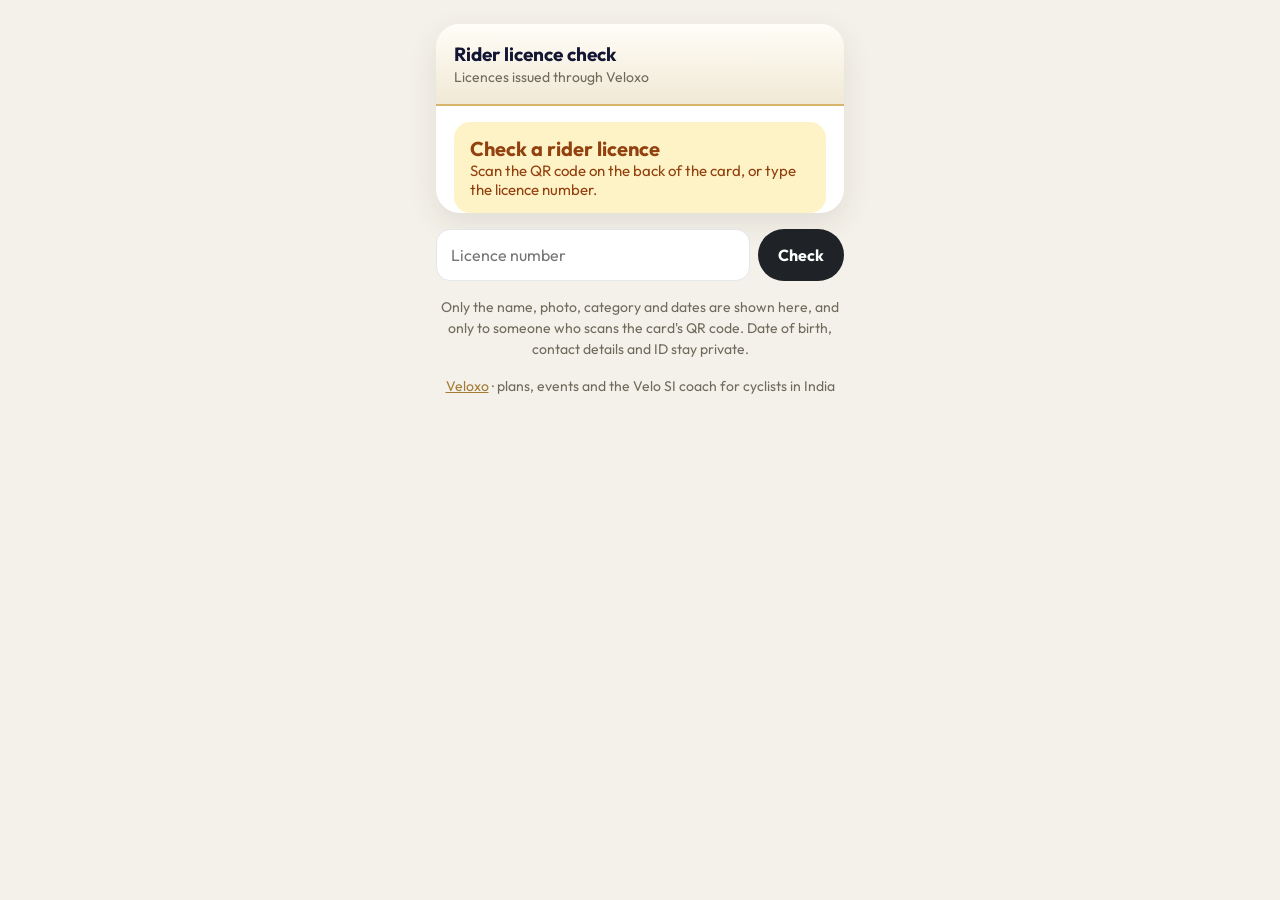
<file: l/index.html>
<!doctype html>
<html lang="en-IN">
<head>
<meta charset="utf-8">
<meta name="viewport" content="width=device-width, initial-scale=1">
<title>Licence check · Veloxo</title>
<meta name="description" content="Check a rider licence issued through Veloxo.">
<meta name="robots" content="noindex">
<link rel="icon" href="../assets/app-icon-512.png">
<meta name="theme-color" content="#f7f2e7">
<link rel="preconnect" href="https://fonts.googleapis.com">
<link rel="preconnect" href="https://fonts.gstatic.com" crossorigin>
<link rel="stylesheet" href="https://fonts.googleapis.com/css2?family=Outfit:wght@400;500;600;700&display=swap">
<style>
  /* The page behind the QR on a licence card (prototype "Licence card (review)" → public check). */
  :root { --ink: #121633; --muted: #6f6a5c; --gold: #d8b46a; --gold-lo: #a37b34; --paper: #f4f1ea; }
  * { box-sizing: border-box; }
  body { margin: 0; min-height: 100vh; background: var(--paper); font-family: Outfit, system-ui, sans-serif; color: var(--ink); }
  main { max-width: 440px; margin: 0 auto; padding: 24px 16px 40px; display: flex; flex-direction: column; gap: 16px; }
  .card { background: #fff; border-radius: 24px; overflow: hidden; box-shadow: 0 10px 30px rgba(60,45,15,.10); }
  .top { padding: 18px; background: linear-gradient(180deg, #fffdf7, #f1e9d6); border-bottom: 2px solid var(--gold); }
  .top b { display: block; font-size: 19px; font-weight: 700; }
  .top span { display: block; font-size: 14px; color: var(--muted); margin-top: 2px; }
  .stat { margin: 16px 18px 0; border-radius: 16px; padding: 14px 16px; display: flex; gap: 12px; align-items: center; }
  .stat svg { flex-shrink: 0; }
  .stat b { display: block; font-size: 20px; font-weight: 700; }
  .stat span { display: block; font-size: 15px; }
  .ok { background: #e9f7ee; color: #15803d; }
  .bad { background: #fee2e2; color: #b91c1c; }
  .wait { background: #fef3c7; color: #92400e; }
  .who { display: flex; gap: 16px; align-items: center; padding: 16px 18px 4px; }
  .who img, .who .ph { width: 84px; height: 104px; border-radius: 14px; object-fit: cover; box-shadow: 0 0 0 2px var(--gold); background: #ece5d5; flex-shrink: 0; }
  .who b { display: block; font-size: 22px; font-weight: 700; }
  .who span { display: block; font-size: 16px; color: #4b5563; margin-top: 3px; }
  .rows { padding: 4px 18px 14px; }
  .rows div { display: flex; justify-content: space-between; gap: 12px; padding: 12px 0; border-top: 1px solid #edf0f3; font-size: 16px; }
  .rows div span { color: #6b7280; white-space: nowrap; }
  .rows div b { font-weight: 600; text-align: right; }
  p.small { font-size: 14px; color: var(--muted); text-align: center; line-height: 1.5; margin: 0; }
  form { display: flex; gap: 8px; }
  input { flex: 1; min-width: 0; min-height: 52px; border-radius: 14px; border: 1.5px solid #e3e7ec; padding: 0 14px; font: inherit; font-size: 16px; }
  input:not(:placeholder-shown) { text-transform: uppercase; }
  button { min-height: 52px; border-radius: 999px; border: 0; padding: 0 20px; background: #1f2226; color: #fff; font: inherit; font-size: 16px; font-weight: 700; cursor: pointer; }
  .hide { display: none; }
  a { color: var(--gold-lo); }
</style>
</head>
<body>
<main>
  <div class="card" id="result" aria-live="polite">
    <div class="top"><b id="club">Rider licence check</b><span id="sub">Licences issued through Veloxo</span></div>
    <div class="stat wait" id="stat"><div><b id="statTitle">Checking…</b><span id="statLine"></span></div></div>
    <div class="who hide" id="who"><img id="photo" alt="" class="hide"><div class="ph" id="ph"></div><div><b id="name"></b><span id="cat"></span><span id="num"></span></div></div>
    <div class="rows hide" id="rows">
      <div><span>Issued by</span><b id="issuer"></b></div>
      <div><span>Licence year</span><b id="year"></b></div>
      <div><span>Checked</span><b id="when"></b></div>
    </div>
  </div>
  <form id="ask" class="hide" autocomplete="off">
    <input id="n" name="n" placeholder="Licence number" aria-label="Licence number" maxlength="24">
    <button type="submit">Check</button>
  </form>
  <p class="small" id="note">Only the name, photo, category and dates are shown here, and only to someone who scans the card's QR code. Date of birth, contact details and ID stay private.</p>
  <p class="small"><a href="../index.html">Veloxo</a> · plans, events and the Velo SI coach for cyclists in India</p>
</main>
<script>
(function () {
  var ENDPOINT = 'https://xswtyoiocwafeekkznox.supabase.co/functions/v1/licence-verify';
  var q = new URLSearchParams(location.search);
  var n = (q.get('n') || '').trim().toUpperCase();
  var c = (q.get('c') || '').trim().toLowerCase();
  var $ = function (id) { return document.getElementById(id); };
  var TICK = '<svg width="28" height="28" viewBox="0 0 24 24" fill="none" stroke="currentColor" stroke-width="2.6" stroke-linecap="round" stroke-linejoin="round" aria-hidden="true"><path d="M5.5 12.5l4 4 9-9"/></svg>';
  var CROSS = '<svg width="28" height="28" viewBox="0 0 24 24" fill="none" stroke="currentColor" stroke-width="2.6" stroke-linecap="round" aria-hidden="true"><path d="M6 6l12 12M18 6L6 18"/></svg>';
  function status(kind, title, line) {
    var s = $('stat');
    s.className = 'stat ' + kind;
    s.innerHTML = (kind === 'ok' ? TICK : kind === 'bad' ? CROSS : '') + '<div><b></b><span></span></div>';
    s.querySelector('b').textContent = title;
    s.querySelector('span').textContent = line || '';
  }
  $('ask').addEventListener('submit', function (e) {
    e.preventDefault();
    var v = $('n').value.trim().toUpperCase();
    if (v) location.search = '?n=' + encodeURIComponent(v);
  });
  if (!/^[A-Z0-9]{2,8}-\d{4}-\d{4,6}$/.test(n)) {
    status('wait', 'Check a rider licence', 'Scan the QR code on the back of the card, or type the licence number.');
    $('ask').classList.remove('hide');
    return;
  }
  fetch(ENDPOINT + '?n=' + encodeURIComponent(n) + (c ? '&c=' + encodeURIComponent(c) : ''))
    .then(function (r) { return r.json(); })
    .then(function (v) {
      if (v.error) throw new Error(v.error);
      if (!v.found) {
        status('bad', 'No licence with this number', n + ' isn’t a licence issued through Veloxo. Check the number on the card.');
        $('ask').classList.remove('hide');
        return;
      }
      $('club').textContent = v.club_name;
      $('sub').textContent = 'Rider licence check' + (v.state_association ? ' · state association' : '');
      if (v.status === 'valid') status('ok', 'Valid licence', 'Until 31 Dec ' + v.year);
      else if (v.status === 'not_yet') status('wait', 'Valid from 1 Jan ' + v.year, 'This is next year’s licence.');
      else status('bad', 'Not valid', 'This licence ended on 31 Dec ' + v.year);
      $('who').classList.remove('hide');
      $('name').textContent = v.full_name || 'Licence holder';
      $('cat').textContent = v.category + (v.gender === 'female' ? ' · Women' : v.gender === 'male' ? ' · Men' : '');
      $('num').textContent = v.number;
      if (v.photo_url) { $('photo').src = v.photo_url; $('photo').alt = 'Photo of ' + (v.full_name || 'the rider'); $('photo').classList.remove('hide'); $('ph').classList.add('hide'); }
      $('rows').classList.remove('hide');
      $('issuer').textContent = v.club_name;
      $('year').textContent = String(v.year);
      $('when').textContent = new Date().toLocaleString('en-IN', { day: 'numeric', month: 'short', year: 'numeric', hour: 'numeric', minute: '2-digit' });
      if (!v.checked) $('note').textContent = 'Typed in by number: the name and photo show only when you scan the QR code on the card. Date of birth, contact details and ID stay private.';
    })
    .catch(function () {
      status('wait', 'Couldn’t check right now', 'Check your connection and try again.');
    });
})();
</script>
</body>
</html>
</file>
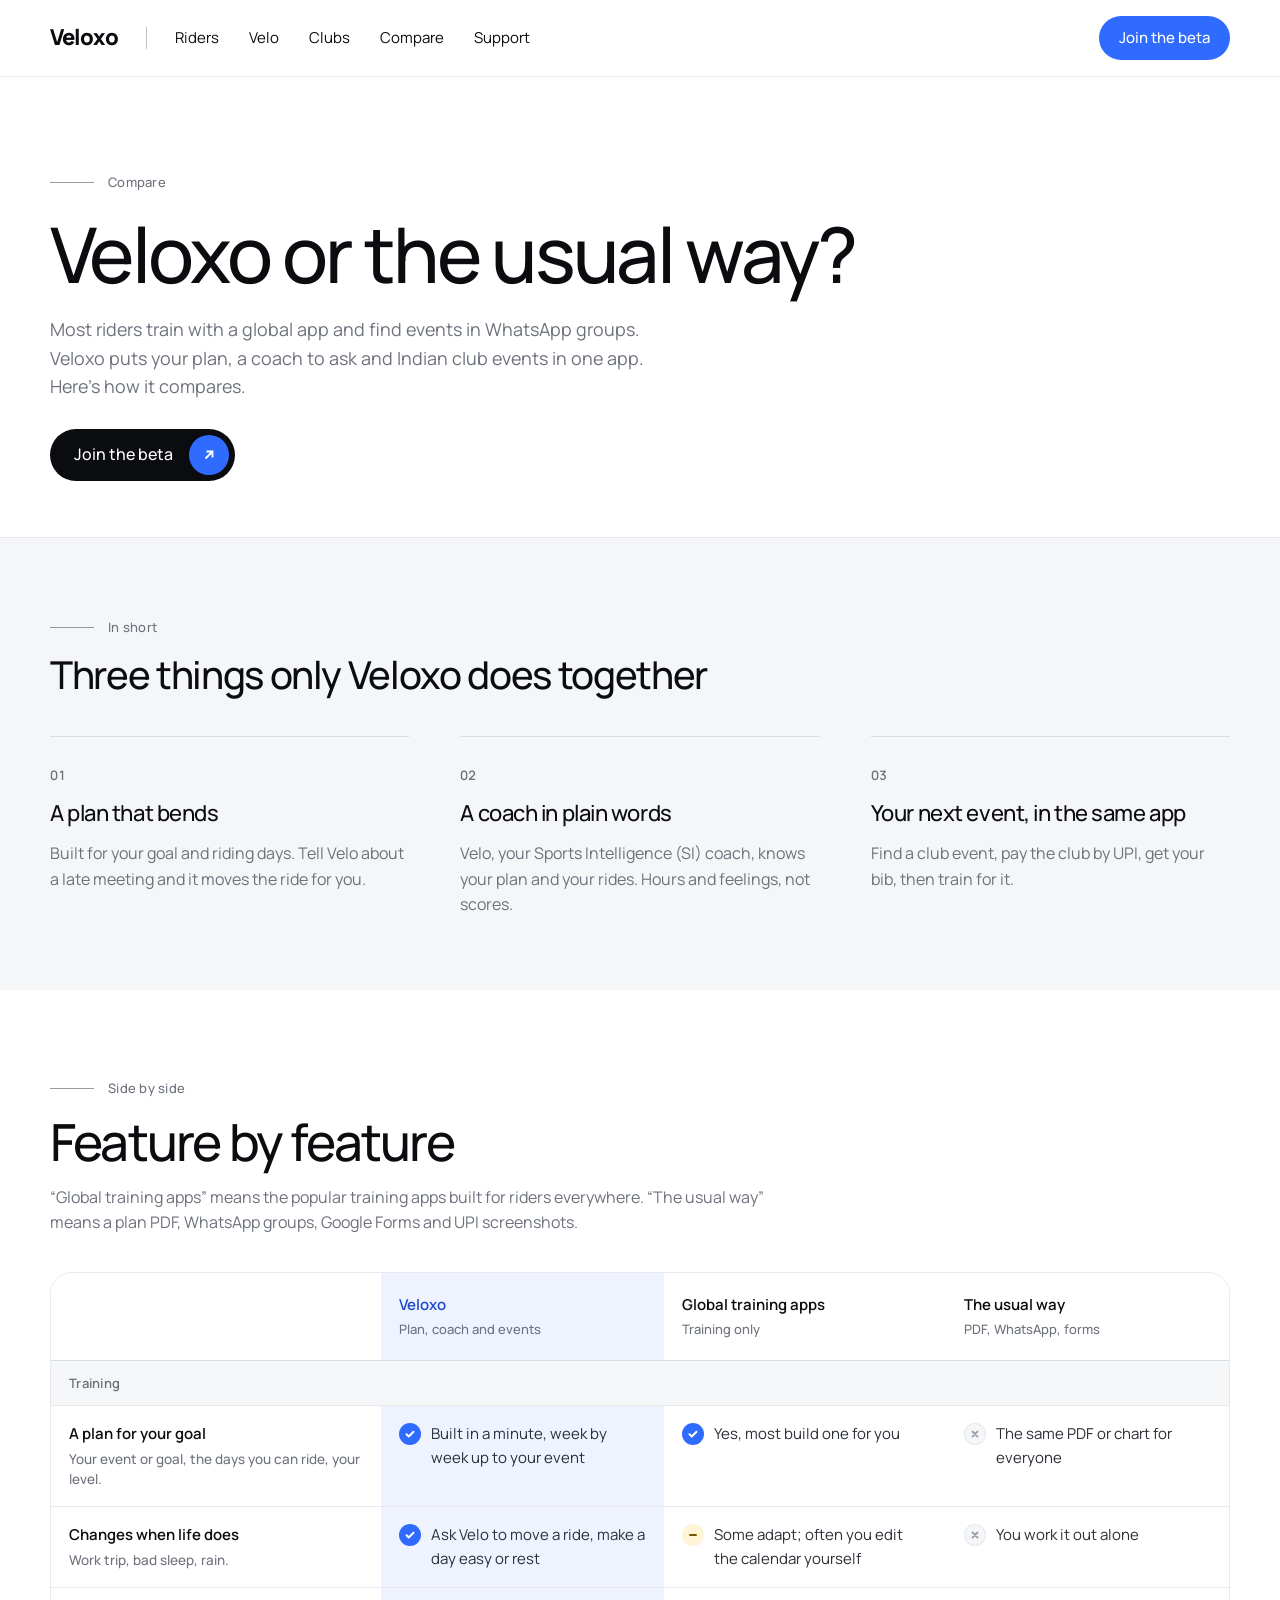
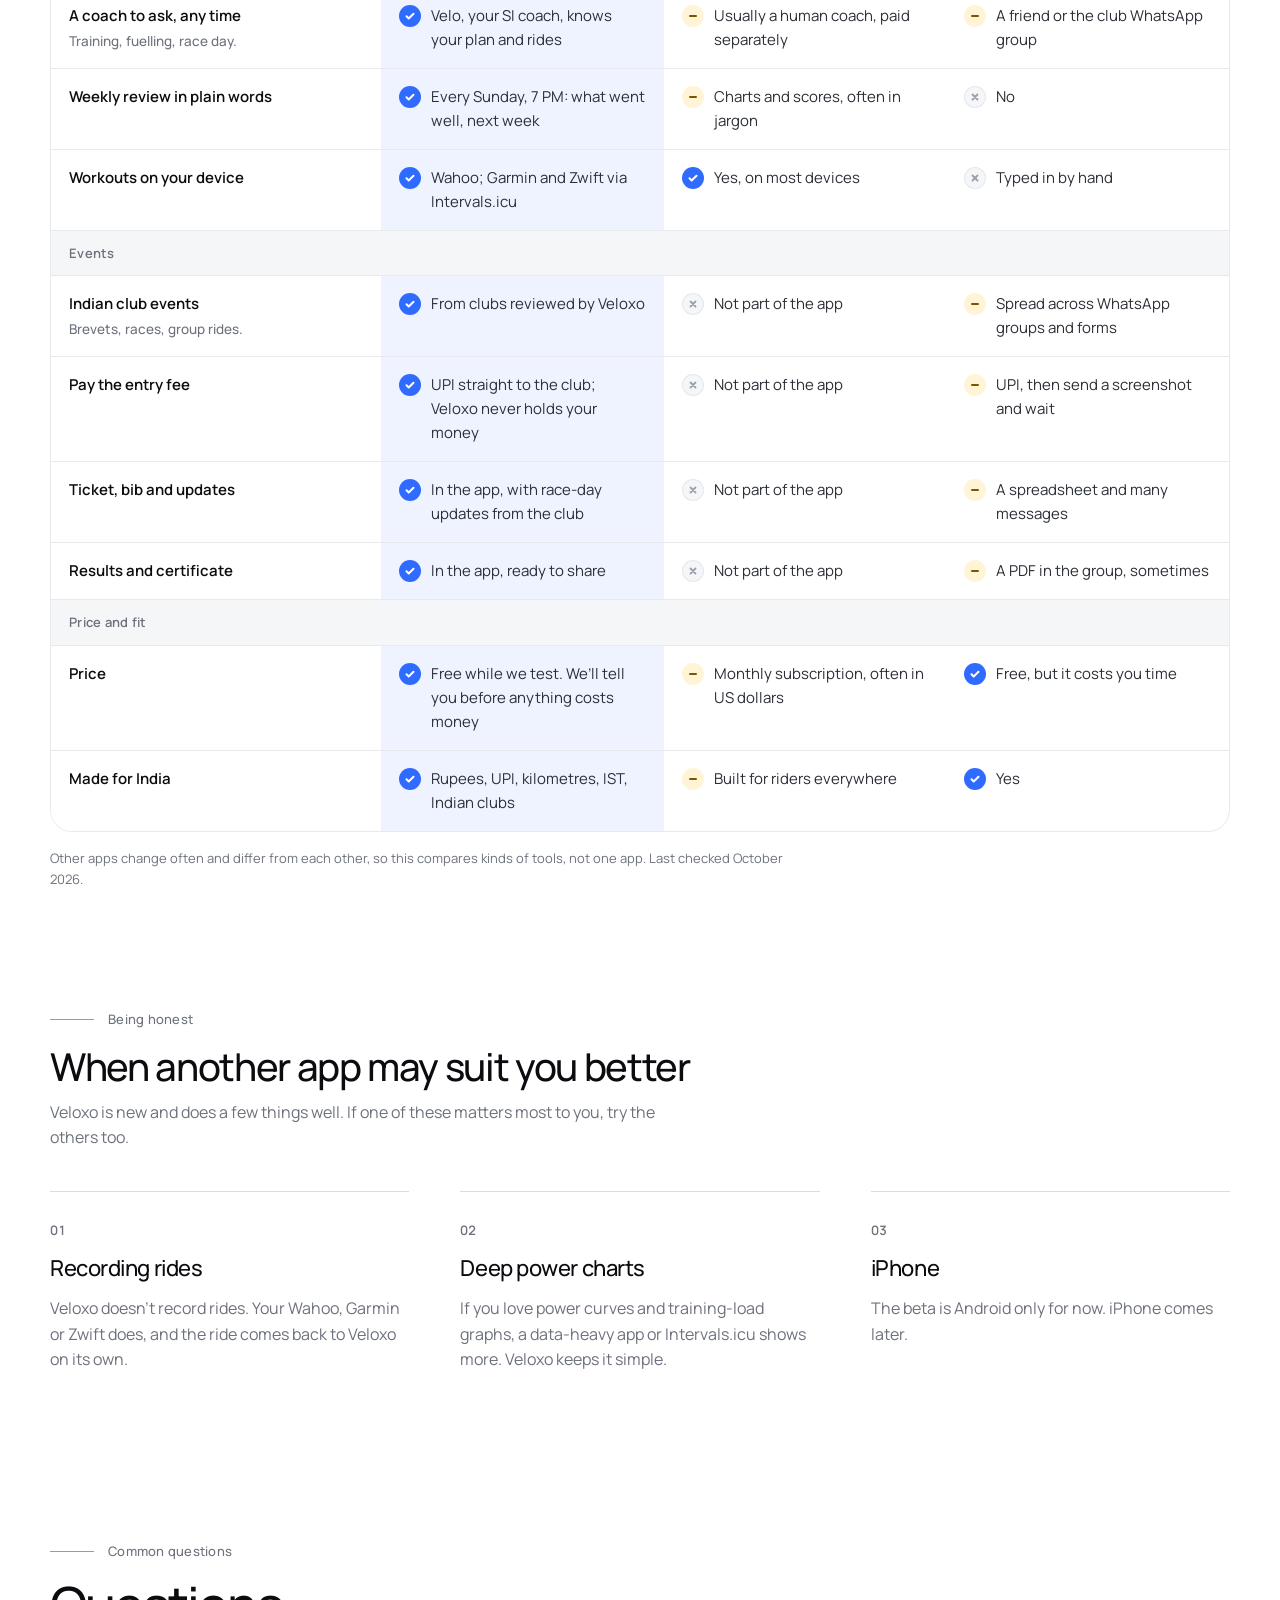
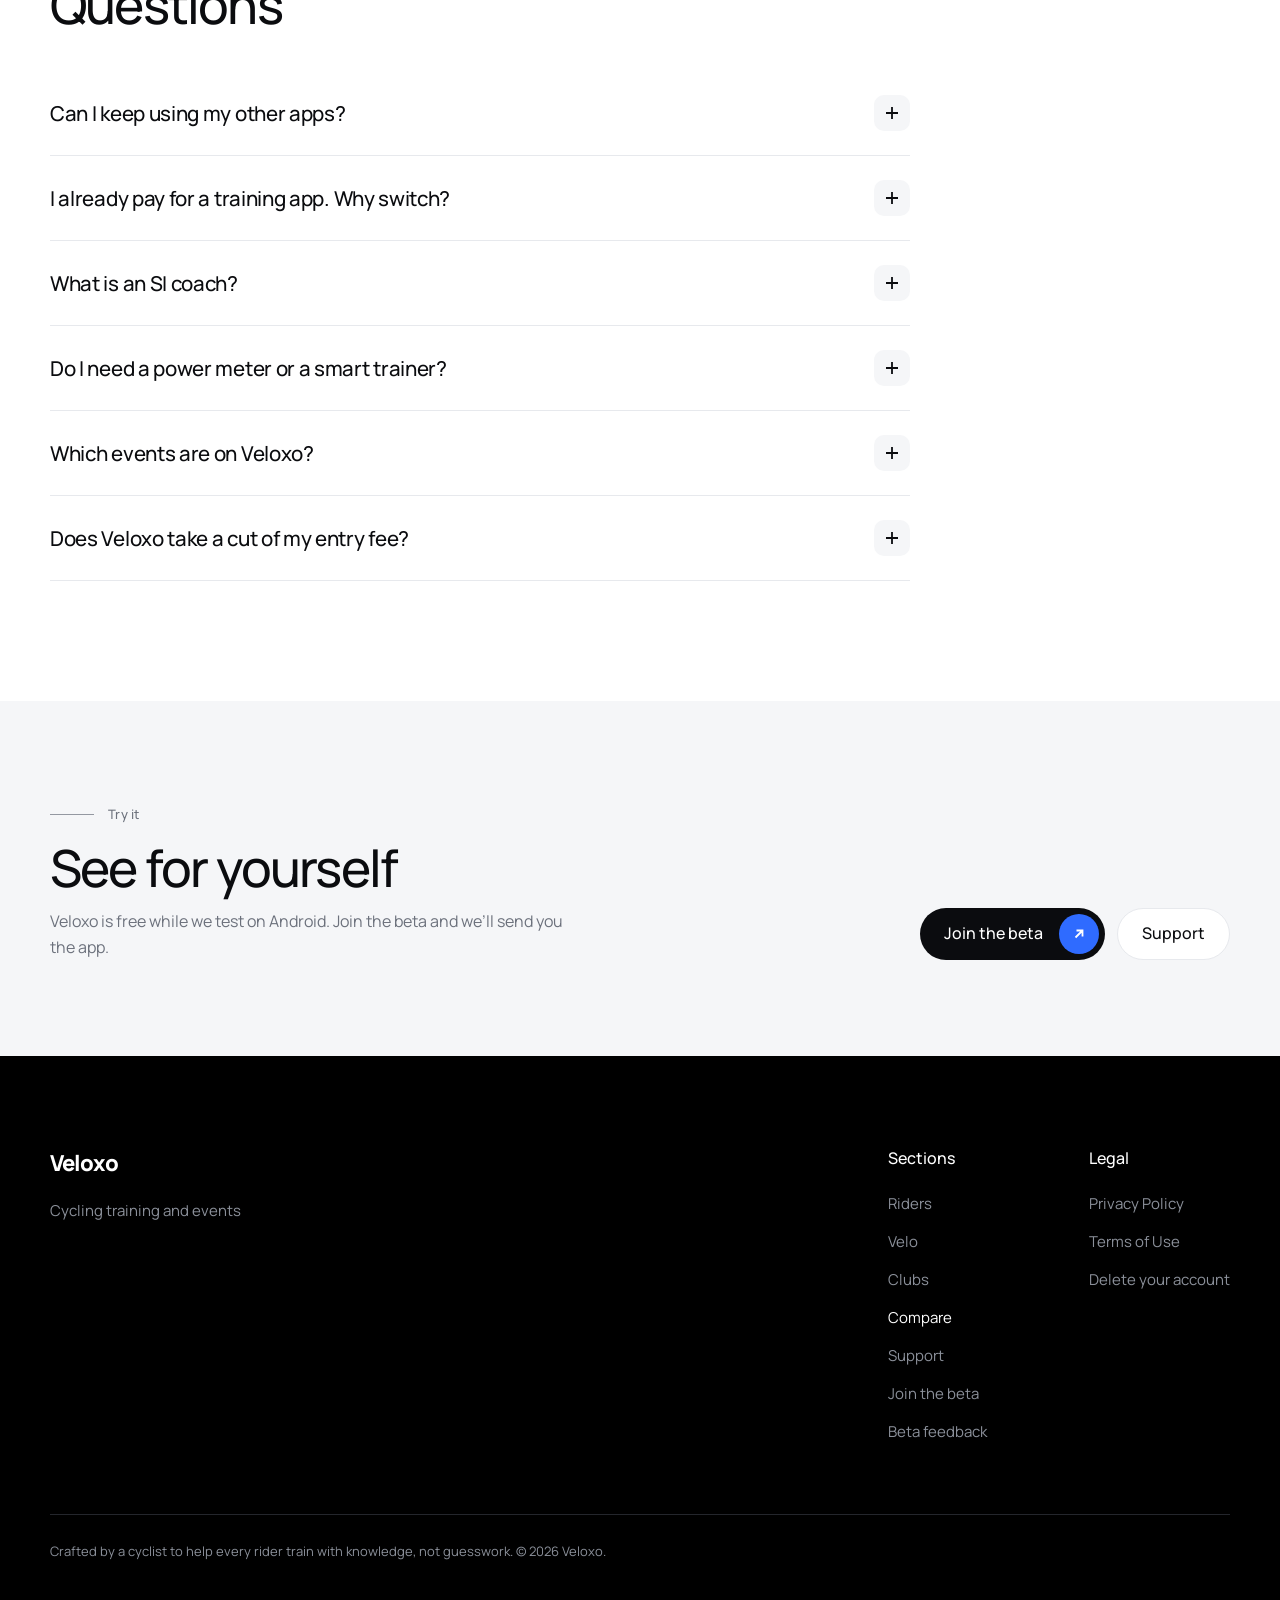
<file: compare.html>
<!doctype html>
<html lang="en-IN">
<head>
<meta charset="utf-8">
<meta name="viewport" content="width=device-width, initial-scale=1, viewport-fit=cover">
<title>Compare · Veloxo</title>
<meta name="description" content="How Veloxo compares with global training apps and the usual way of entering Indian cycling events: plan, SI coach, workouts on your device, events, UPI and price.">
<meta property="og:title" content="Compare · Veloxo">
<meta property="og:description" content="Training plan, SI coach and Indian club events in one app. See how Veloxo compares.">
<meta property="og:image" content="https://veloxo.in/assets/home/hero.jpg">
<link rel="canonical" href="https://veloxo.in/compare.html">
<link rel="icon" href="assets/app-icon-512.png">
<meta name="theme-color" content="#ffffff">
<link rel="preconnect" href="https://fonts.googleapis.com">
<link rel="preconnect" href="https://fonts.gstatic.com" crossorigin>
<link rel="stylesheet" href="https://fonts.googleapis.com/css2?family=Manrope:wght@300;400;500;600;700;800&display=swap">
<link rel="stylesheet" href="pages.css">
</head>
<body>
<a class="skip" href="#main">Skip to content</a>
<header class="nav">
  <div class="wrap">
    <div class="left">
      <a class="logo" href="index.html" aria-label="Veloxo home">Veloxo</a>
      <span class="sep" aria-hidden="true"></span>
      <nav class="links" aria-label="Sections">
        <a href="index.html#riders">Riders</a>
        <a href="index.html#velo">Velo</a>
        <a href="index.html#clubs">Clubs</a>
        <a href="compare.html" aria-current="page">Compare</a>
        <a href="support.html">Support</a>
      </nav>
    </div>
    <a class="cta" href="join.html">Join the beta</a>
  </div>
</header>

<main id="main">
  <section class="lhead">
    <div class="wrap">
      <span class="eyebrow rule">Compare</span>
      <h1>Veloxo or the usual way?</h1>
      <p class="lede">Most riders train with a global app and find events in WhatsApp groups. Veloxo puts your plan, a coach to ask and Indian club events in one app. Here’s how it compares.</p>
      <div class="meta"><a class="btn dark" href="join.html">Join the beta <span class="dot"><svg viewBox="0 0 16 16" fill="none" stroke="currentColor" stroke-width="1.8" aria-hidden="true"><path d="M4.5 11.5 11.5 4.5M5.5 4.5h6v6"/></svg></span></a></div>
    </div>
  </section>

  <section class="short">
    <div class="wrap">
      <span class="eyebrow rule">In short</span>
      <h2>Three things only Veloxo does together</h2>
      <div class="tcols">
        <div class="tcol"><span class="k">01</span><h3>A plan that bends</h3><p>Built for your goal and riding days. Tell Velo about a late meeting and it moves the ride for you.</p></div>
        <div class="tcol"><span class="k">02</span><h3>A coach in plain words</h3><p>Velo, your Sports Intelligence (SI) coach, knows your plan and your rides. Hours and feelings, not scores.</p></div>
        <div class="tcol"><span class="k">03</span><h3>Your next event, in the same app</h3><p>Find a club event, pay the club by UPI, get your bib, then train for it.</p></div>
      </div>
    </div>
  </section>

  <section class="cmp">
    <div class="wrap">
      <div class="head">
        <span class="eyebrow rule">Side by side</span>
        <h2>Feature by feature</h2>
        <p>“Global training apps” means the popular training apps built for riders everywhere. “The usual way” means a plan PDF, WhatsApp groups, Google Forms and UPI screenshots.</p>
      </div>
      <p class="swipe">Swipe the table to see all three.</p>
      <div class="ctable" role="region" aria-label="Comparison table" tabindex="0">
        <table>
          <thead>
            <tr><th scope="col"><span class="sr">Feature</span></th><th scope="col" class="vx">Veloxo<small>Plan, coach and events</small></th><th scope="col">Global training apps<small>Training only</small></th><th scope="col">The usual way<small>PDF, WhatsApp, forms</small></th></tr>
          </thead>
          <tbody>
          <tr class="grp"><th colspan="4" scope="colgroup">Training</th></tr>
          <tr><th scope="row">A plan for your goal<small>Your event or goal, the days you can ride, your level.</small></th><td class="vx"><span class="mk y"><i><svg viewBox="0 0 12 12" fill="none" stroke="currentColor" stroke-width="2" stroke-linecap="round" stroke-linejoin="round" aria-hidden="true"><path d="M2.5 6.3l2.2 2.2 4.8-4.8"/></svg><span class="sr">Yes:</span></i><span>Built in a minute, week by week up to your event</span></span></td><td><span class="mk y"><i><svg viewBox="0 0 12 12" fill="none" stroke="currentColor" stroke-width="2" stroke-linecap="round" stroke-linejoin="round" aria-hidden="true"><path d="M2.5 6.3l2.2 2.2 4.8-4.8"/></svg><span class="sr">Yes:</span></i><span>Yes, most build one for you</span></span></td><td><span class="mk n"><i><svg viewBox="0 0 12 12" fill="none" stroke="currentColor" stroke-width="1.8" stroke-linecap="round" aria-hidden="true"><path d="M3.5 3.5l5 5M8.5 3.5l-5 5"/></svg><span class="sr">No:</span></i><span>The same PDF or chart for everyone</span></span></td></tr>
          <tr><th scope="row">Changes when life does<small>Work trip, bad sleep, rain.</small></th><td class="vx"><span class="mk y"><i><svg viewBox="0 0 12 12" fill="none" stroke="currentColor" stroke-width="2" stroke-linecap="round" stroke-linejoin="round" aria-hidden="true"><path d="M2.5 6.3l2.2 2.2 4.8-4.8"/></svg><span class="sr">Yes:</span></i><span>Ask Velo to move a ride, make a day easy or rest</span></span></td><td><span class="mk p"><i><svg viewBox="0 0 12 12" fill="none" stroke="currentColor" stroke-width="2" stroke-linecap="round" aria-hidden="true"><path d="M3 6h6"/></svg><span class="sr">Partly:</span></i><span>Some adapt; often you edit the calendar yourself</span></span></td><td><span class="mk n"><i><svg viewBox="0 0 12 12" fill="none" stroke="currentColor" stroke-width="1.8" stroke-linecap="round" aria-hidden="true"><path d="M3.5 3.5l5 5M8.5 3.5l-5 5"/></svg><span class="sr">No:</span></i><span>You work it out alone</span></span></td></tr>
          <tr><th scope="row">A coach to ask, any time<small>Training, fuelling, race day.</small></th><td class="vx"><span class="mk y"><i><svg viewBox="0 0 12 12" fill="none" stroke="currentColor" stroke-width="2" stroke-linecap="round" stroke-linejoin="round" aria-hidden="true"><path d="M2.5 6.3l2.2 2.2 4.8-4.8"/></svg><span class="sr">Yes:</span></i><span>Velo, your SI coach, knows your plan and rides</span></span></td><td><span class="mk p"><i><svg viewBox="0 0 12 12" fill="none" stroke="currentColor" stroke-width="2" stroke-linecap="round" aria-hidden="true"><path d="M3 6h6"/></svg><span class="sr">Partly:</span></i><span>Usually a human coach, paid separately</span></span></td><td><span class="mk p"><i><svg viewBox="0 0 12 12" fill="none" stroke="currentColor" stroke-width="2" stroke-linecap="round" aria-hidden="true"><path d="M3 6h6"/></svg><span class="sr">Partly:</span></i><span>A friend or the club WhatsApp group</span></span></td></tr>
          <tr><th scope="row">Weekly review in plain words</th><td class="vx"><span class="mk y"><i><svg viewBox="0 0 12 12" fill="none" stroke="currentColor" stroke-width="2" stroke-linecap="round" stroke-linejoin="round" aria-hidden="true"><path d="M2.5 6.3l2.2 2.2 4.8-4.8"/></svg><span class="sr">Yes:</span></i><span>Every Sunday, 7 PM: what went well, next week</span></span></td><td><span class="mk p"><i><svg viewBox="0 0 12 12" fill="none" stroke="currentColor" stroke-width="2" stroke-linecap="round" aria-hidden="true"><path d="M3 6h6"/></svg><span class="sr">Partly:</span></i><span>Charts and scores, often in jargon</span></span></td><td><span class="mk n"><i><svg viewBox="0 0 12 12" fill="none" stroke="currentColor" stroke-width="1.8" stroke-linecap="round" aria-hidden="true"><path d="M3.5 3.5l5 5M8.5 3.5l-5 5"/></svg><span class="sr">No:</span></i><span>No</span></span></td></tr>
          <tr><th scope="row">Workouts on your device</th><td class="vx"><span class="mk y"><i><svg viewBox="0 0 12 12" fill="none" stroke="currentColor" stroke-width="2" stroke-linecap="round" stroke-linejoin="round" aria-hidden="true"><path d="M2.5 6.3l2.2 2.2 4.8-4.8"/></svg><span class="sr">Yes:</span></i><span>Wahoo; Garmin and Zwift via Intervals.icu</span></span></td><td><span class="mk y"><i><svg viewBox="0 0 12 12" fill="none" stroke="currentColor" stroke-width="2" stroke-linecap="round" stroke-linejoin="round" aria-hidden="true"><path d="M2.5 6.3l2.2 2.2 4.8-4.8"/></svg><span class="sr">Yes:</span></i><span>Yes, on most devices</span></span></td><td><span class="mk n"><i><svg viewBox="0 0 12 12" fill="none" stroke="currentColor" stroke-width="1.8" stroke-linecap="round" aria-hidden="true"><path d="M3.5 3.5l5 5M8.5 3.5l-5 5"/></svg><span class="sr">No:</span></i><span>Typed in by hand</span></span></td></tr>
          <tr class="grp"><th colspan="4" scope="colgroup">Events</th></tr>
          <tr><th scope="row">Indian club events<small>Brevets, races, group rides.</small></th><td class="vx"><span class="mk y"><i><svg viewBox="0 0 12 12" fill="none" stroke="currentColor" stroke-width="2" stroke-linecap="round" stroke-linejoin="round" aria-hidden="true"><path d="M2.5 6.3l2.2 2.2 4.8-4.8"/></svg><span class="sr">Yes:</span></i><span>From clubs reviewed by Veloxo</span></span></td><td><span class="mk n"><i><svg viewBox="0 0 12 12" fill="none" stroke="currentColor" stroke-width="1.8" stroke-linecap="round" aria-hidden="true"><path d="M3.5 3.5l5 5M8.5 3.5l-5 5"/></svg><span class="sr">No:</span></i><span>Not part of the app</span></span></td><td><span class="mk p"><i><svg viewBox="0 0 12 12" fill="none" stroke="currentColor" stroke-width="2" stroke-linecap="round" aria-hidden="true"><path d="M3 6h6"/></svg><span class="sr">Partly:</span></i><span>Spread across WhatsApp groups and forms</span></span></td></tr>
          <tr><th scope="row">Pay the entry fee</th><td class="vx"><span class="mk y"><i><svg viewBox="0 0 12 12" fill="none" stroke="currentColor" stroke-width="2" stroke-linecap="round" stroke-linejoin="round" aria-hidden="true"><path d="M2.5 6.3l2.2 2.2 4.8-4.8"/></svg><span class="sr">Yes:</span></i><span>UPI straight to the club; Veloxo never holds your money</span></span></td><td><span class="mk n"><i><svg viewBox="0 0 12 12" fill="none" stroke="currentColor" stroke-width="1.8" stroke-linecap="round" aria-hidden="true"><path d="M3.5 3.5l5 5M8.5 3.5l-5 5"/></svg><span class="sr">No:</span></i><span>Not part of the app</span></span></td><td><span class="mk p"><i><svg viewBox="0 0 12 12" fill="none" stroke="currentColor" stroke-width="2" stroke-linecap="round" aria-hidden="true"><path d="M3 6h6"/></svg><span class="sr">Partly:</span></i><span>UPI, then send a screenshot and wait</span></span></td></tr>
          <tr><th scope="row">Ticket, bib and updates</th><td class="vx"><span class="mk y"><i><svg viewBox="0 0 12 12" fill="none" stroke="currentColor" stroke-width="2" stroke-linecap="round" stroke-linejoin="round" aria-hidden="true"><path d="M2.5 6.3l2.2 2.2 4.8-4.8"/></svg><span class="sr">Yes:</span></i><span>In the app, with race-day updates from the club</span></span></td><td><span class="mk n"><i><svg viewBox="0 0 12 12" fill="none" stroke="currentColor" stroke-width="1.8" stroke-linecap="round" aria-hidden="true"><path d="M3.5 3.5l5 5M8.5 3.5l-5 5"/></svg><span class="sr">No:</span></i><span>Not part of the app</span></span></td><td><span class="mk p"><i><svg viewBox="0 0 12 12" fill="none" stroke="currentColor" stroke-width="2" stroke-linecap="round" aria-hidden="true"><path d="M3 6h6"/></svg><span class="sr">Partly:</span></i><span>A spreadsheet and many messages</span></span></td></tr>
          <tr><th scope="row">Results and certificate</th><td class="vx"><span class="mk y"><i><svg viewBox="0 0 12 12" fill="none" stroke="currentColor" stroke-width="2" stroke-linecap="round" stroke-linejoin="round" aria-hidden="true"><path d="M2.5 6.3l2.2 2.2 4.8-4.8"/></svg><span class="sr">Yes:</span></i><span>In the app, ready to share</span></span></td><td><span class="mk n"><i><svg viewBox="0 0 12 12" fill="none" stroke="currentColor" stroke-width="1.8" stroke-linecap="round" aria-hidden="true"><path d="M3.5 3.5l5 5M8.5 3.5l-5 5"/></svg><span class="sr">No:</span></i><span>Not part of the app</span></span></td><td><span class="mk p"><i><svg viewBox="0 0 12 12" fill="none" stroke="currentColor" stroke-width="2" stroke-linecap="round" aria-hidden="true"><path d="M3 6h6"/></svg><span class="sr">Partly:</span></i><span>A PDF in the group, sometimes</span></span></td></tr>
          <tr class="grp"><th colspan="4" scope="colgroup">Price and fit</th></tr>
          <tr><th scope="row">Price</th><td class="vx"><span class="mk y"><i><svg viewBox="0 0 12 12" fill="none" stroke="currentColor" stroke-width="2" stroke-linecap="round" stroke-linejoin="round" aria-hidden="true"><path d="M2.5 6.3l2.2 2.2 4.8-4.8"/></svg><span class="sr">Yes:</span></i><span>Free while we test. We’ll tell you before anything costs money</span></span></td><td><span class="mk p"><i><svg viewBox="0 0 12 12" fill="none" stroke="currentColor" stroke-width="2" stroke-linecap="round" aria-hidden="true"><path d="M3 6h6"/></svg><span class="sr">Partly:</span></i><span>Monthly subscription, often in US dollars</span></span></td><td><span class="mk y"><i><svg viewBox="0 0 12 12" fill="none" stroke="currentColor" stroke-width="2" stroke-linecap="round" stroke-linejoin="round" aria-hidden="true"><path d="M2.5 6.3l2.2 2.2 4.8-4.8"/></svg><span class="sr">Yes:</span></i><span>Free, but it costs you time</span></span></td></tr>
          <tr><th scope="row">Made for India</th><td class="vx"><span class="mk y"><i><svg viewBox="0 0 12 12" fill="none" stroke="currentColor" stroke-width="2" stroke-linecap="round" stroke-linejoin="round" aria-hidden="true"><path d="M2.5 6.3l2.2 2.2 4.8-4.8"/></svg><span class="sr">Yes:</span></i><span>Rupees, UPI, kilometres, IST, Indian clubs</span></span></td><td><span class="mk p"><i><svg viewBox="0 0 12 12" fill="none" stroke="currentColor" stroke-width="2" stroke-linecap="round" aria-hidden="true"><path d="M3 6h6"/></svg><span class="sr">Partly:</span></i><span>Built for riders everywhere</span></span></td><td><span class="mk y"><i><svg viewBox="0 0 12 12" fill="none" stroke="currentColor" stroke-width="2" stroke-linecap="round" stroke-linejoin="round" aria-hidden="true"><path d="M2.5 6.3l2.2 2.2 4.8-4.8"/></svg><span class="sr">Yes:</span></i><span>Yes</span></span></td></tr>
          </tbody>
        </table>
      </div>
      <p class="cnote">Other apps change often and differ from each other, so this compares kinds of tools, not one app. Last checked October 2026.</p>
    </div>
  </section>

  <section class="honest">
    <div class="wrap">
      <span class="eyebrow rule">Being honest</span>
      <h2>When another app may suit you better</h2>
      <p class="sub">Veloxo is new and does a few things well. If one of these matters most to you, try the others too.</p>
      <div class="tcols">
        <div class="tcol"><span class="k">01</span><h3>Recording rides</h3><p>Veloxo doesn’t record rides. Your Wahoo, Garmin or Zwift does, and the ride comes back to Veloxo on its own.</p></div>
        <div class="tcol"><span class="k">02</span><h3>Deep power charts</h3><p>If you love power curves and training-load graphs, a data-heavy app or Intervals.icu shows more. Veloxo keeps it simple.</p></div>
        <div class="tcol"><span class="k">03</span><h3>iPhone</h3><p>The beta is Android only for now. iPhone comes later.</p></div>
      </div>
    </div>
  </section>

  <section class="faq">
    <div class="wrap">
      <div class="head">
        <span class="eyebrow rule">Common questions</span>
        <h2>Questions</h2>
      </div>
      <div class="faq-list">
        <details><summary>Can I keep using my other apps?<span class="pm"><svg viewBox="0 0 14 14" fill="none" stroke="currentColor" stroke-width="1.8" aria-hidden="true"><path d="M7 1v12M1 7h12"/></svg></span></summary><p class="ans">Yes. Keep Strava, Intervals.icu or anything else. Veloxo plans and coaches, your device records, and it can still send rides to all of them.</p></details>
        <details><summary>I already pay for a training app. Why switch?<span class="pm"><svg viewBox="0 0 14 14" fill="none" stroke="currentColor" stroke-width="1.8" aria-hidden="true"><path d="M7 1v12M1 7h12"/></svg></span></summary><p class="ans">You don’t have to. Try Veloxo free during the beta and see if a plan you can talk to, and events in the same app, work better for you.</p></details>
        <details><summary>What is an SI coach?<span class="pm"><svg viewBox="0 0 14 14" fill="none" stroke="currentColor" stroke-width="1.8" aria-hidden="true"><path d="M7 1v12M1 7h12"/></svg></span></summary><p class="ans">SI means Sports Intelligence. Velo knows your plan, your rides and your goal, and answers in plain words. It runs on AI and can make mistakes, and its advice is general training guidance, not medical advice.</p></details>
        <details><summary>Do I need a power meter or a smart trainer?<span class="pm"><svg viewBox="0 0 14 14" fill="none" stroke="currentColor" stroke-width="1.8" aria-hidden="true"><path d="M7 1v12M1 7h12"/></svg></span></summary><p class="ans">No. Workouts use effort and time by default. Add your FTP to get power targets too.</p></details>
        <details><summary>Which events are on Veloxo?<span class="pm"><svg viewBox="0 0 14 14" fill="none" stroke="currentColor" stroke-width="1.8" aria-hidden="true"><path d="M7 1v12M1 7h12"/></svg></span></summary><p class="ans">Events from cycling clubs that list them on Veloxo. We review every club before its events go live, and more clubs join as we grow. Run a club? <a href="join.html?role=club">List your club</a>.</p></details>
        <details><summary>Does Veloxo take a cut of my entry fee?<span class="pm"><svg viewBox="0 0 14 14" fill="none" stroke="currentColor" stroke-width="1.8" aria-hidden="true"><path d="M7 1v12M1 7h12"/></svg></span></summary><p class="ans">No. You pay the club directly by UPI. Veloxo never receives or holds entry fees.</p></details>
      </div>
    </div>
  </section>

  <section class="ask">
    <div class="wrap">
      <div>
        <span class="eyebrow rule">Try it</span>
        <h2>See for yourself</h2>
        <p>Veloxo is free while we test on Android. Join the beta and we’ll send you the app.</p>
      </div>
      <div class="actions">
        <a class="btn dark" href="join.html">Join the beta <span class="dot"><svg viewBox="0 0 16 16" fill="none" stroke="currentColor" stroke-width="1.8" aria-hidden="true"><path d="M4.5 11.5 11.5 4.5M5.5 4.5h6v6"/></svg></span></a>
        <a class="btn plain" href="support.html">Support</a>
      </div>
    </div>
  </section>
</main>

<footer>
  <div class="wrap">
    <div class="foot">
      <div class="about">
        <a class="logo" href="index.html">Veloxo</a>
        <p>Cycling training and events</p>
      </div>
      <div class="fcol"><h4>Sections</h4><a href="index.html#riders">Riders</a><a href="index.html#velo">Velo</a><a href="index.html#clubs">Clubs</a><a href="compare.html" aria-current="page">Compare</a><a href="support.html">Support</a><a href="join.html">Join the beta</a><a href="feedback.html">Beta feedback</a></div>
      <div class="fcol"><h4>Legal</h4><a href="privacy.html">Privacy Policy</a><a href="terms.html">Terms of Use</a><a href="delete-account.html">Delete your account</a></div>
    </div>
    <p class="legal">Crafted by a cyclist to help every rider train with knowledge, not guesswork. © 2026 Veloxo.</p>
  </div>
</footer>
</body>
</html>
</file>
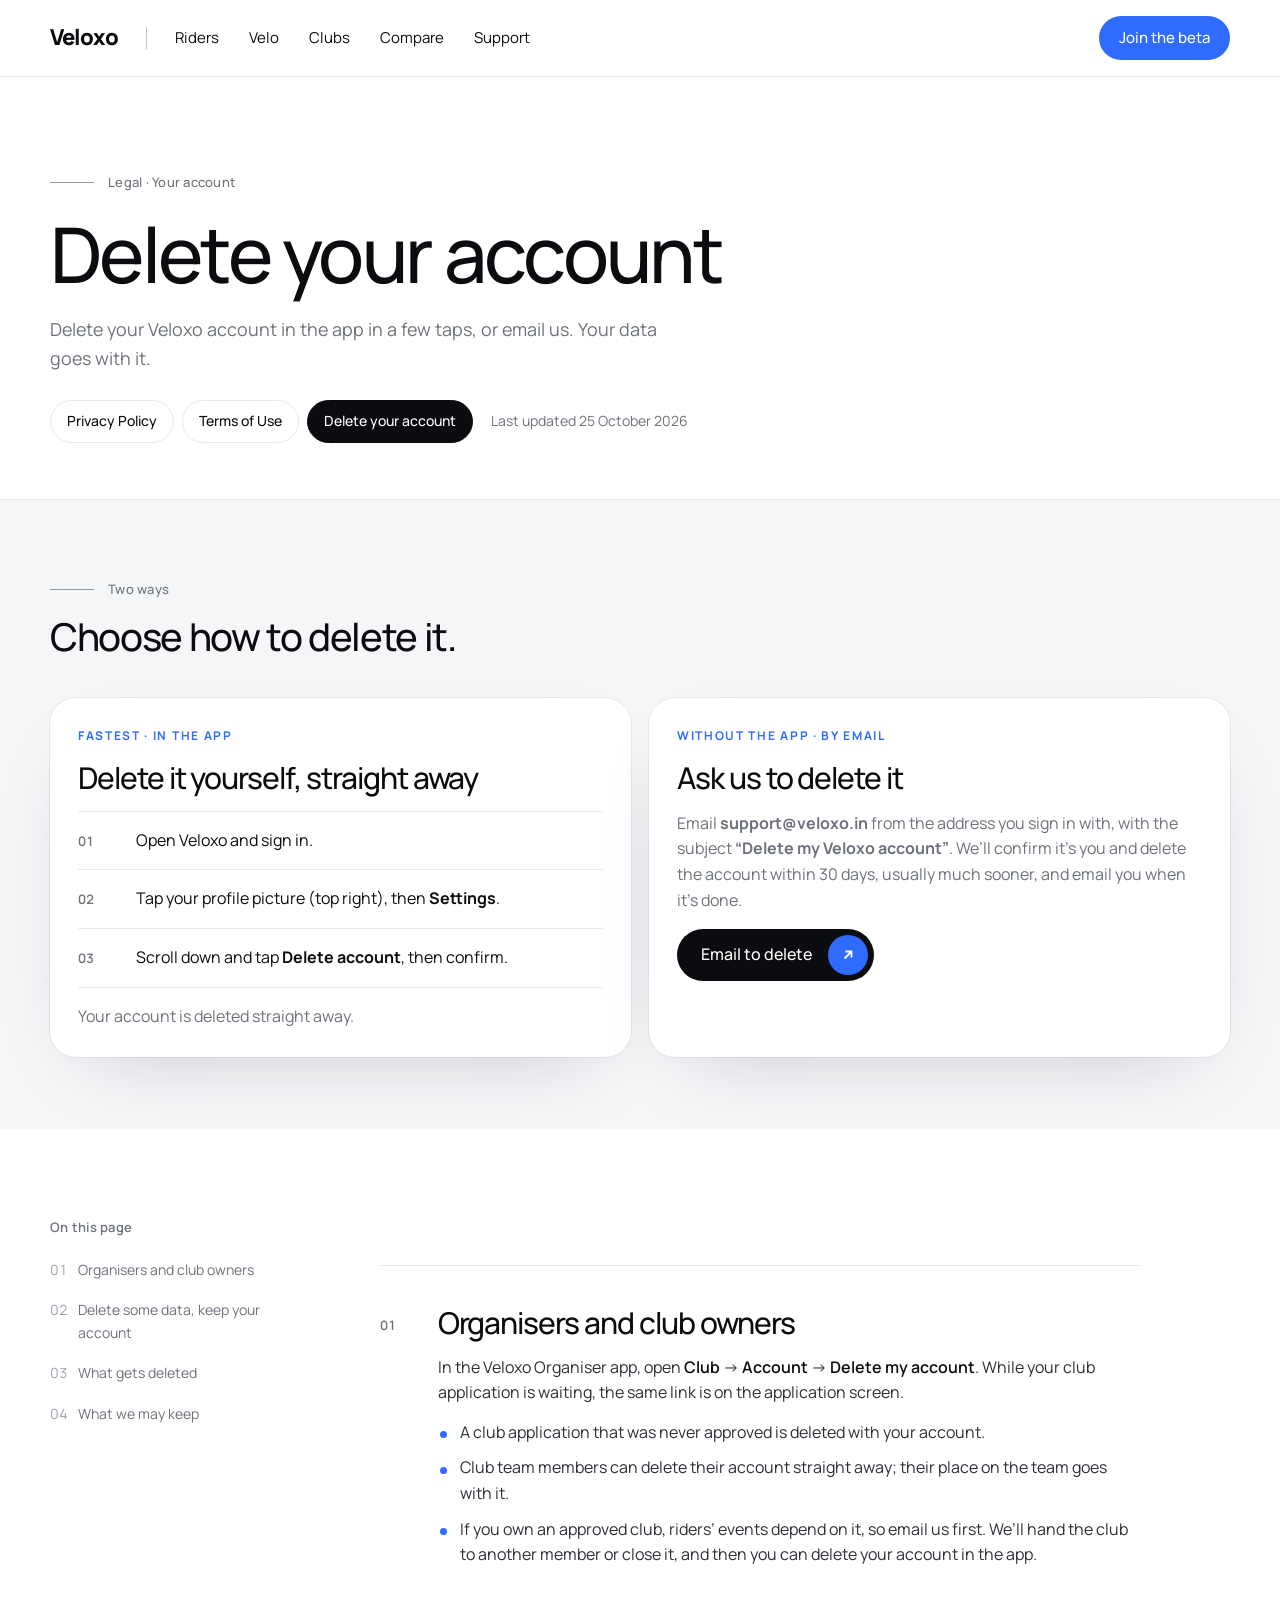
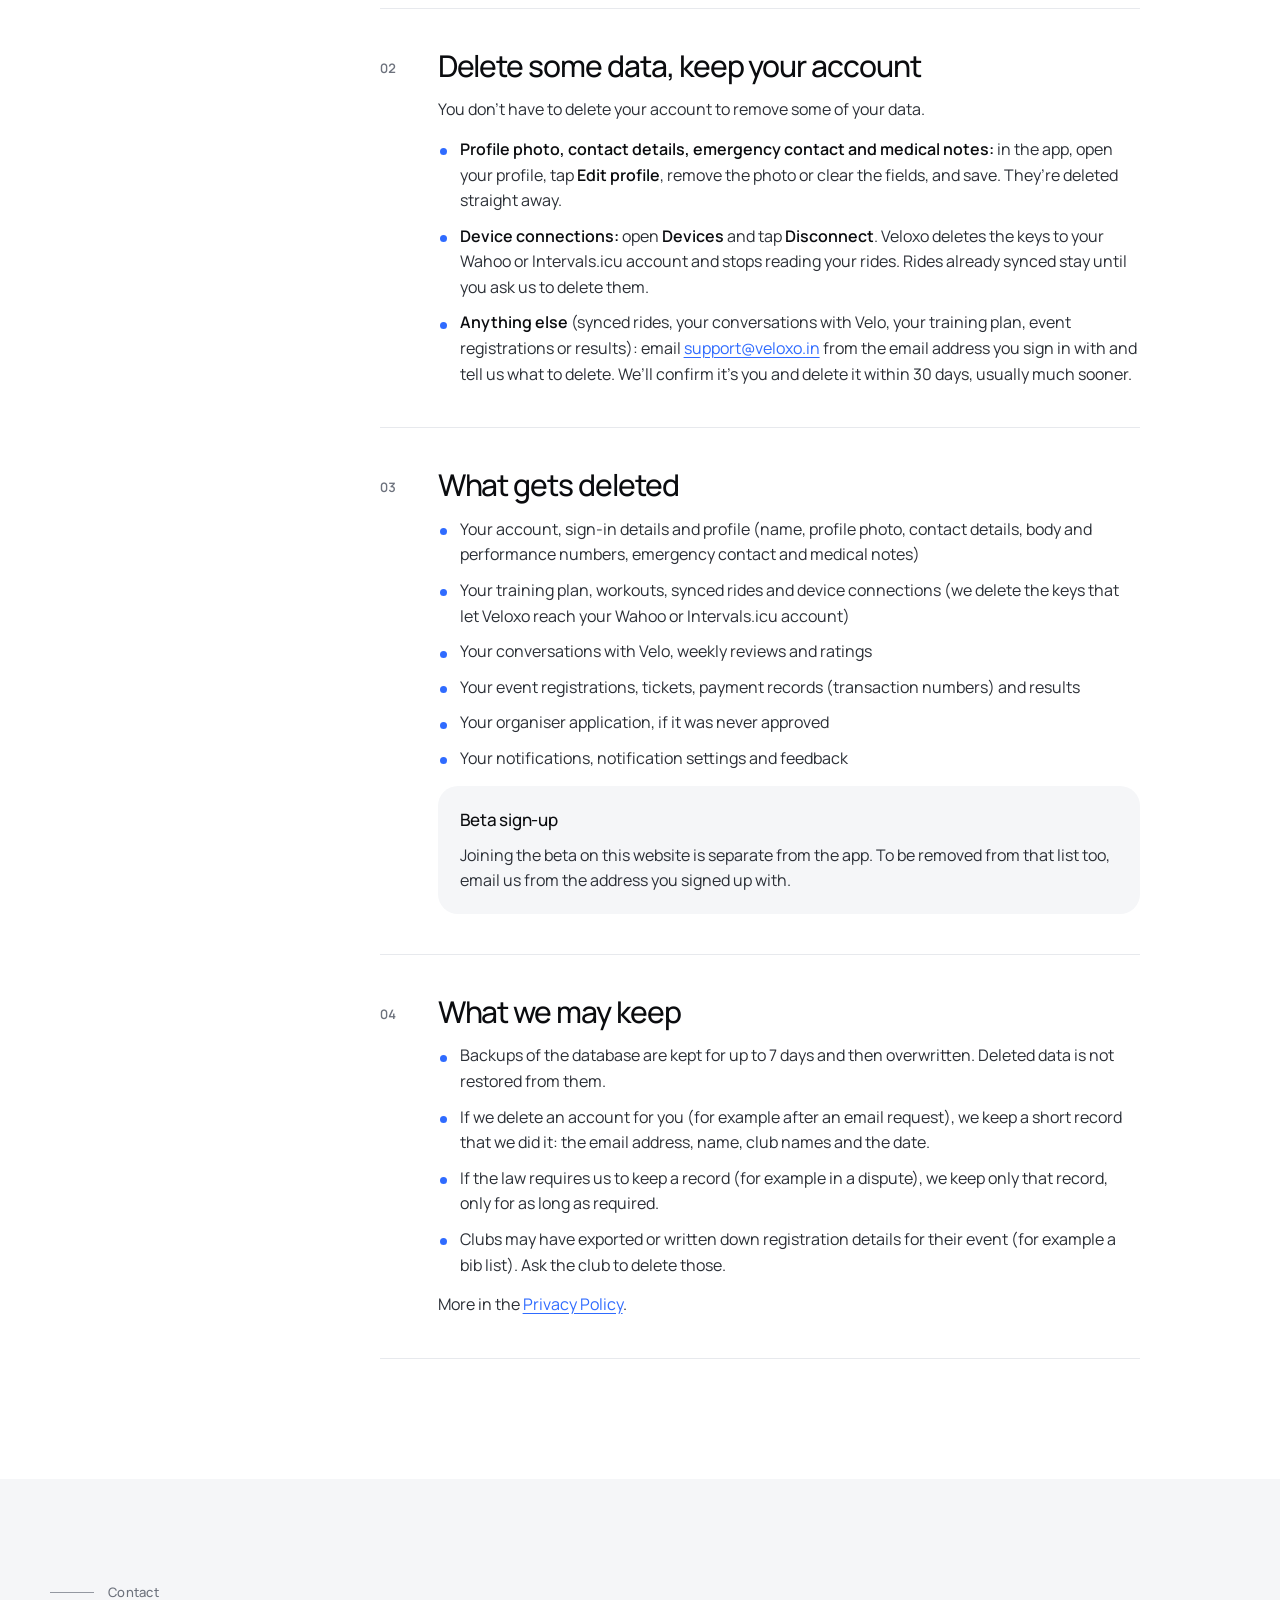
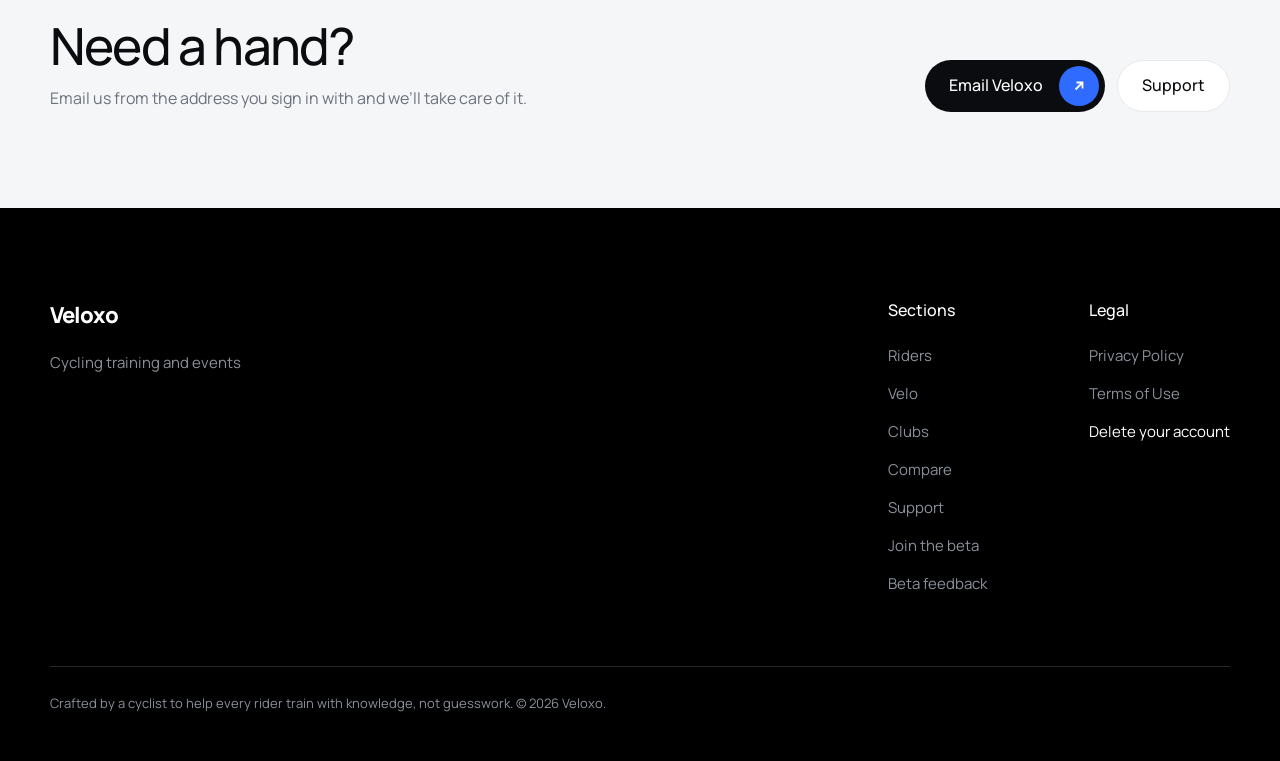
<file: delete-account.html>
<!doctype html>
<html lang="en-IN">
<head>
<meta charset="utf-8">
<meta name="viewport" content="width=device-width, initial-scale=1, viewport-fit=cover">
<title>Delete your account · Veloxo</title>
<meta name="description" content="How to delete your Veloxo account and what happens to your data.">
<link rel="canonical" href="https://veloxo.in/delete-account.html">
<link rel="icon" href="assets/app-icon-512.png">
<meta name="theme-color" content="#ffffff">
<link rel="preconnect" href="https://fonts.googleapis.com">
<link rel="preconnect" href="https://fonts.gstatic.com" crossorigin>
<link rel="stylesheet" href="https://fonts.googleapis.com/css2?family=Manrope:wght@300;400;500;600;700;800&display=swap">
<link rel="stylesheet" href="pages.css">
</head>
<body>
<a class="skip" href="#main">Skip to content</a>
<header class="nav">
  <div class="wrap">
    <div class="left">
      <a class="logo" href="index.html" aria-label="Veloxo home">Veloxo</a>
      <span class="sep" aria-hidden="true"></span>
      <nav class="links" aria-label="Sections">
        <a href="index.html#riders">Riders</a>
        <a href="index.html#velo">Velo</a>
        <a href="index.html#clubs">Clubs</a>
        <a href="compare.html">Compare</a>
        <a href="support.html">Support</a>
      </nav>
    </div>
    <a class="cta" href="join.html">Join the beta</a>
  </div>
</header>

<main id="main">
  <section class="lhead">
    <div class="wrap">
      <span class="eyebrow rule">Legal · Your account</span>
      <h1>Delete your account</h1>
      <p class="lede">Delete your Veloxo account in the app in a few taps, or email us. Your data goes with it.</p>
      <div class="meta">
        <nav class="tabs" aria-label="Legal pages"><a href="privacy.html">Privacy Policy</a><a href="terms.html">Terms of Use</a><a href="delete-account.html" aria-current="page">Delete your account</a></nav>
        <span class="updated">Last updated 25 October 2026</span>
      </div>
    </div>
  </section>

  <section class="short">
    <div class="wrap">
      <span class="eyebrow rule">Two ways</span>
      <h2>Choose how to delete it.</h2>
      <div class="ways">
        <article class="way">
          <span class="tag">Fastest · in the app</span>
          <h3>Delete it yourself, straight away</h3>
          <ol class="steps">
            <li><span>Open Veloxo and sign in.</span></li>
            <li><span>Tap your profile picture (top right), then <strong>Settings</strong>.</span></li>
            <li><span>Scroll down and tap <strong>Delete account</strong>, then confirm.</span></li>
          </ol>
          <p>Your account is deleted straight away.</p>
        </article>
        <article class="way">
          <span class="tag">Without the app · by email</span>
          <h3>Ask us to delete it</h3>
          <p>Email <strong>support@veloxo.in</strong> from the address you sign in with, with the subject <strong>“Delete my Veloxo account”</strong>. We’ll confirm it’s you and delete the account within 30 days, usually much sooner, and email you when it’s done.</p>
          <a class="btn dark" href="mailto:support@veloxo.in?subject=Delete%20my%20Veloxo%20account">Email to delete <span class="dot"><svg viewBox="0 0 16 16" fill="none" stroke="currentColor" stroke-width="1.8" aria-hidden="true"><path d="M4.5 11.5 11.5 4.5M5.5 4.5h6v6"/></svg></span></a>
        </article>
      </div>
    </div>
  </section>

  <section class="ldoc">
    <div class="wrap">
      <nav class="toc" aria-label="On this page"><b>On this page</b><a href="#organisers"><span>01</span>Organisers and club owners</a><a href="#some-data"><span>02</span>Delete some data, keep your account</a><a href="#deleted"><span>03</span>What gets deleted</a><a href="#kept"><span>04</span>What we may keep</a></nav>
      <div class="content">

        <section class="sec" id="organisers">
          <span class="k">01</span>
          <div class="b">
            <h2>Organisers and club owners</h2>
<p>In the Veloxo Organiser app, open <strong>Club</strong> → <strong>Account</strong> → <strong>Delete my account</strong>. While your club application is waiting, the same link is on the application screen.</p>
            <ul>
              <li>A club application that was never approved is deleted with your account.</li>
              <li>Club team members can delete their account straight away; their place on the team goes with it.</li>
              <li>If you own an approved club, riders’ events depend on it, so email us first. We’ll hand the club to another member or close it, and then you can delete your account in the app.</li>
            </ul>
          </div>
        </section>
        <section class="sec" id="some-data">
          <span class="k">02</span>
          <div class="b">
            <h2>Delete some data, keep your account</h2>
<p>You don’t have to delete your account to remove some of your data.</p>
            <ul>
              <li><strong>Profile photo, contact details, emergency contact and medical notes:</strong> in the app, open your profile, tap <strong>Edit profile</strong>, remove the photo or clear the fields, and save. They’re deleted straight away.</li>
              <li><strong>Device connections:</strong> open <strong>Devices</strong> and tap <strong>Disconnect</strong>. Veloxo deletes the keys to your Wahoo or Intervals.icu account and stops reading your rides. Rides already synced stay until you ask us to delete them.</li>
              <li><strong>Anything else</strong> (synced rides, your conversations with Velo, your training plan, event registrations or results): email <a href="mailto:support@veloxo.in?subject=Delete%20some%20of%20my%20Veloxo%20data">support@veloxo.in</a> from the email address you sign in with and tell us what to delete. We’ll confirm it’s you and delete it within 30 days, usually much sooner.</li>
            </ul>
          </div>
        </section>
        <section class="sec" id="deleted">
          <span class="k">03</span>
          <div class="b">
            <h2>What gets deleted</h2>
<ul>
              <li>Your account, sign-in details and profile (name, profile photo, contact details, body and performance numbers, emergency contact and medical notes)</li>
              <li>Your training plan, workouts, synced rides and device connections (we delete the keys that let Veloxo reach your Wahoo or Intervals.icu account)</li>
              <li>Your conversations with Velo, weekly reviews and ratings</li>
              <li>Your event registrations, tickets, payment records (transaction numbers) and results</li>
              <li>Your organiser application, if it was never approved</li>
              <li>Your notifications, notification settings and feedback</li>
            </ul>
            <div class="note"><h3>Beta sign-up</h3><p>Joining the beta on this website is separate from the app. To be removed from that list too, email us from the address you signed up with.</p></div>
          </div>
        </section>
        <section class="sec" id="kept">
          <span class="k">04</span>
          <div class="b">
            <h2>What we may keep</h2>
<ul>
              <li>Backups of the database are kept for up to 7 days and then overwritten. Deleted data is not restored from them.</li>
              <li>If we delete an account for you (for example after an email request), we keep a short record that we did it: the email address, name, club names and the date.</li>
              <li>If the law requires us to keep a record (for example in a dispute), we keep only that record, only for as long as required.</li>
              <li>Clubs may have exported or written down registration details for their event (for example a bib list). Ask the club to delete those.</li>
            </ul>
            <p>More in the <a href="privacy.html#keep">Privacy Policy</a>.</p>
          </div>
        </section>
      </div>
    </div>
  </section>

  <section class="ask">
    <div class="wrap">
      <div>
        <span class="eyebrow rule">Contact</span>
        <h2>Need a hand?</h2>
        <p>Email us from the address you sign in with and we’ll take care of it.</p>
      </div>
      <div class="actions">
        <a class="btn dark" href="mailto:support@veloxo.in">Email Veloxo <span class="dot"><svg viewBox="0 0 16 16" fill="none" stroke="currentColor" stroke-width="1.8" aria-hidden="true"><path d="M4.5 11.5 11.5 4.5M5.5 4.5h6v6"/></svg></span></a>
        <a class="btn plain" href="support.html">Support</a>
      </div>
    </div>
  </section>
</main>

<footer>
  <div class="wrap">
    <div class="foot">
      <div class="about">
        <a class="logo" href="index.html">Veloxo</a>
        <p>Cycling training and events</p>
      </div>
      <div class="fcol"><h4>Sections</h4><a href="index.html#riders">Riders</a><a href="index.html#velo">Velo</a><a href="index.html#clubs">Clubs</a><a href="compare.html">Compare</a><a href="support.html">Support</a><a href="join.html">Join the beta</a><a href="feedback.html">Beta feedback</a></div>
      <div class="fcol"><h4>Legal</h4><a href="privacy.html">Privacy Policy</a><a href="terms.html">Terms of Use</a><a href="delete-account.html" aria-current="page">Delete your account</a></div>
    </div>
    <p class="legal">Crafted by a cyclist to help every rider train with knowledge, not guesswork. © 2026 Veloxo.</p>
  </div>
</footer>
</body>
</html>
</file>
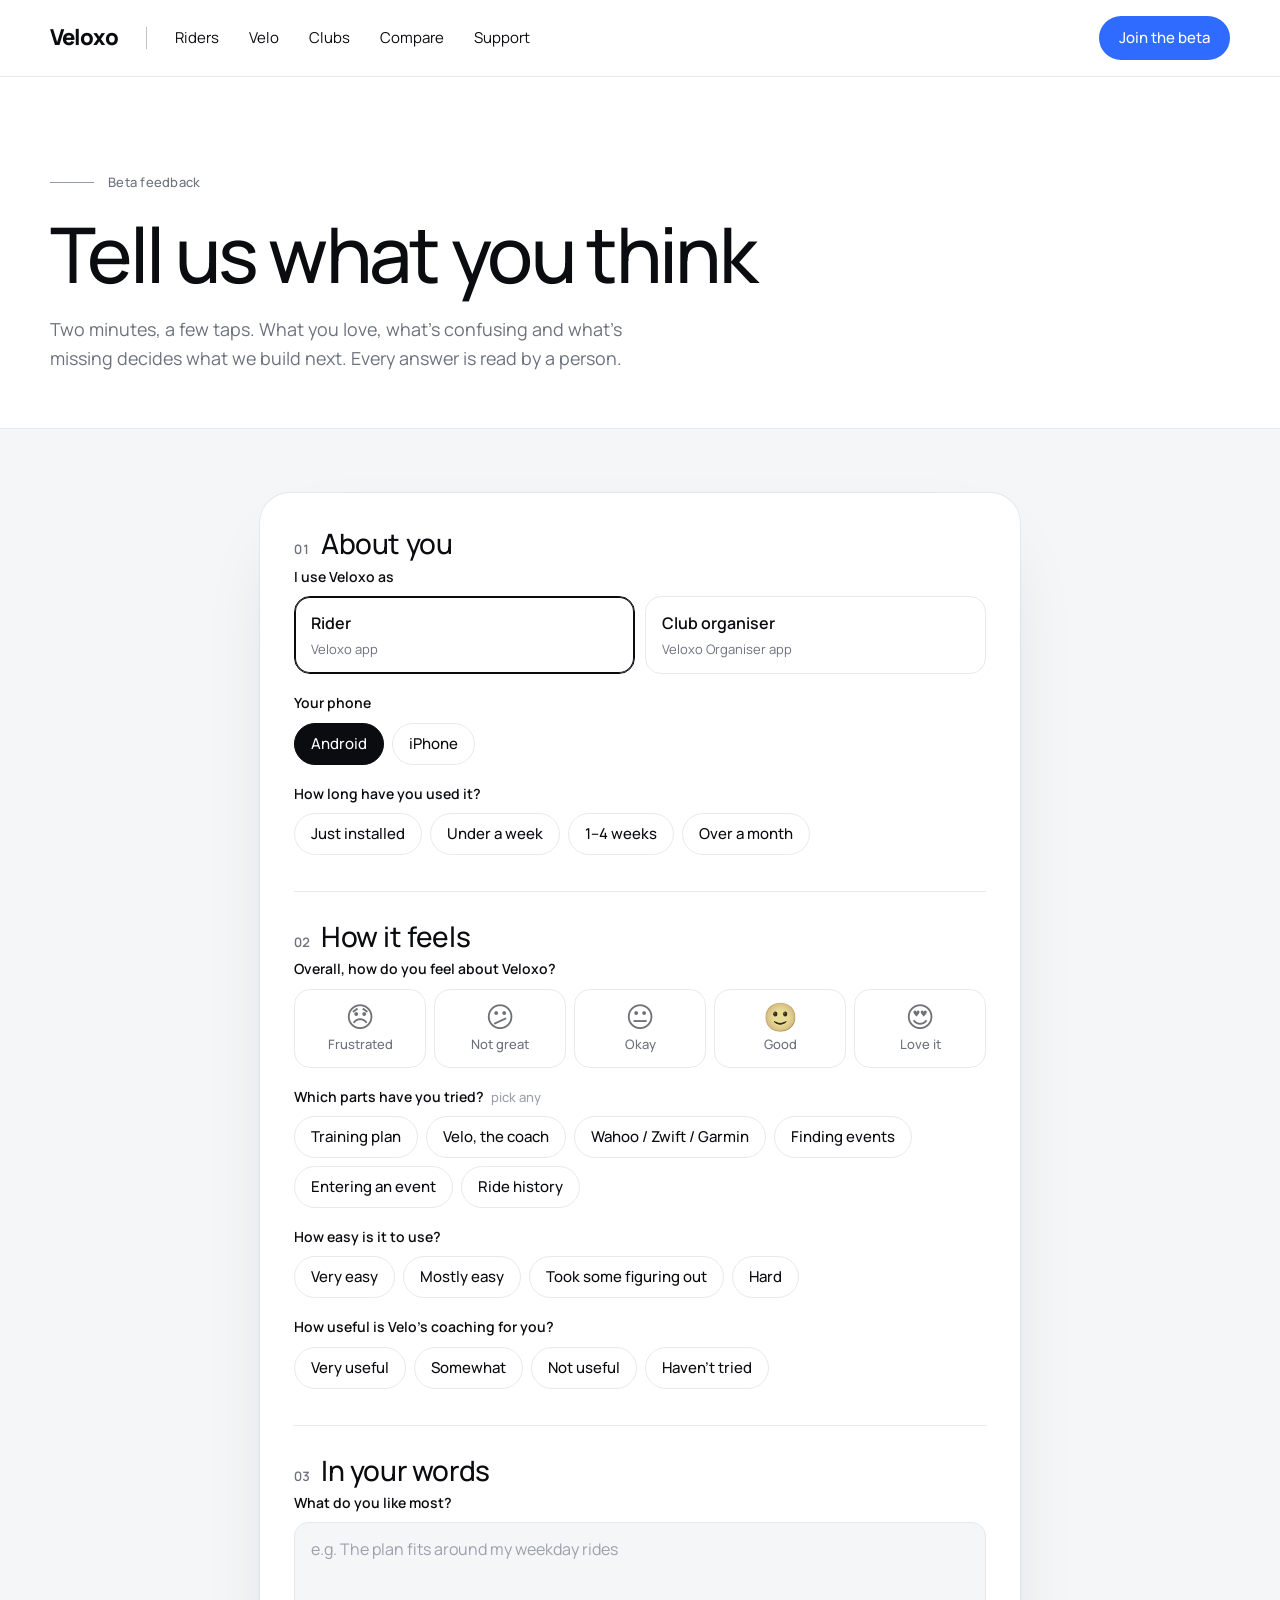
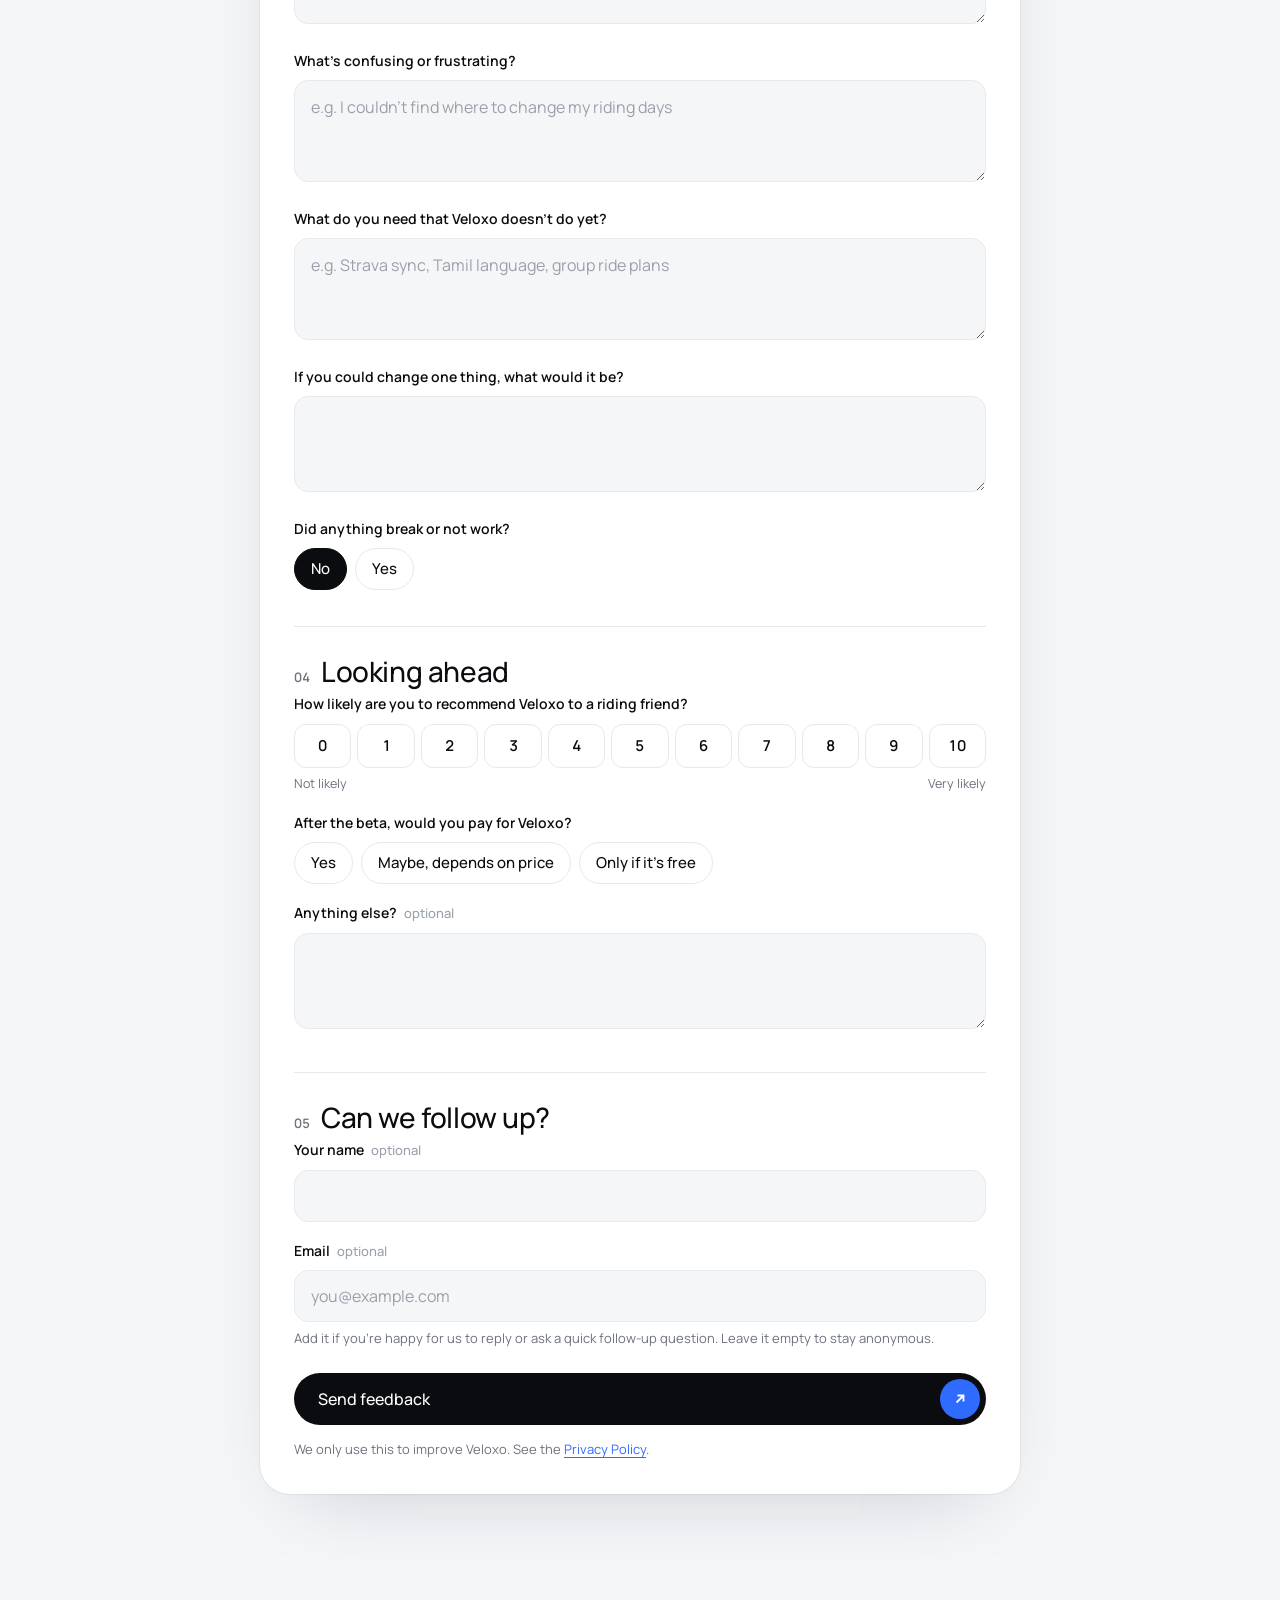
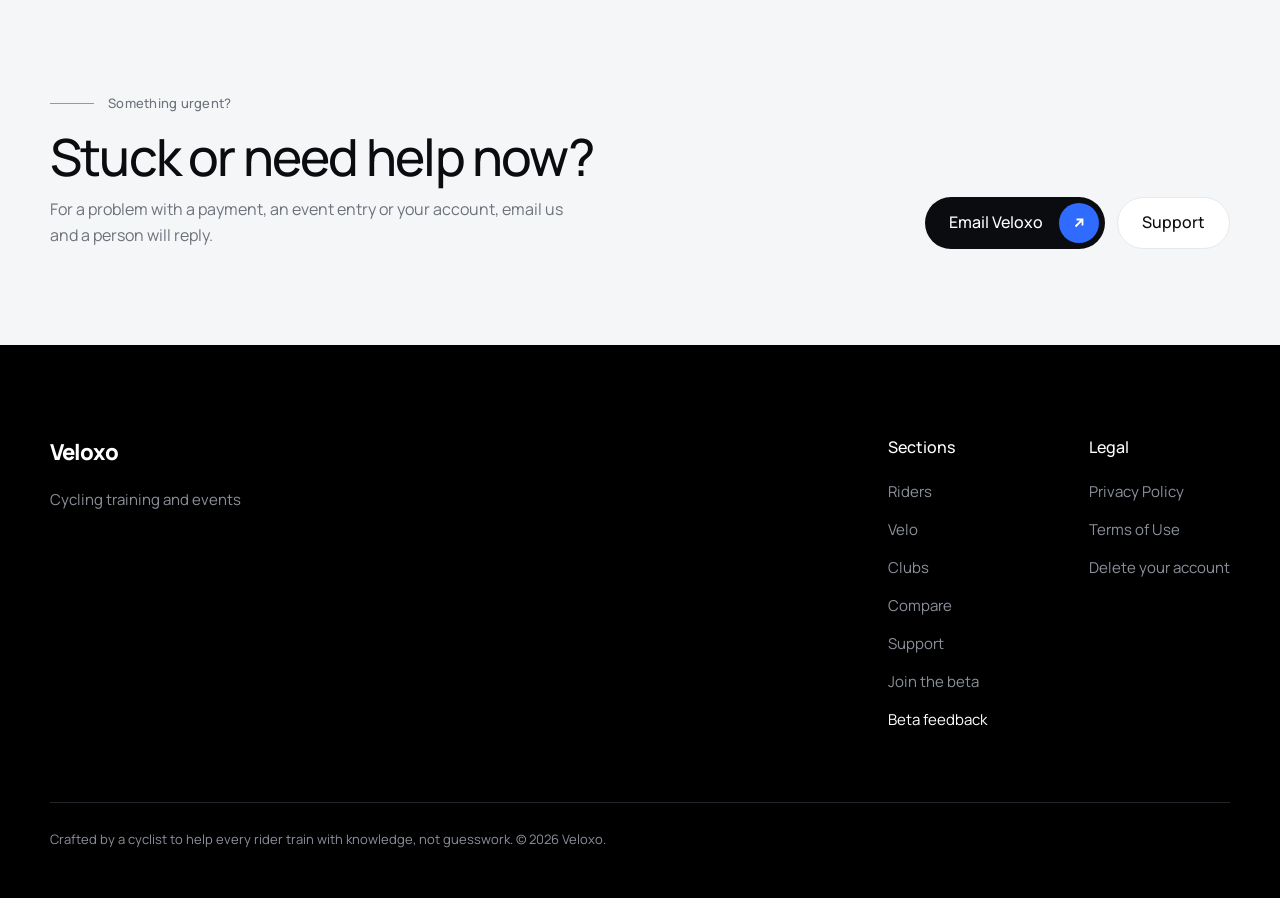
<file: feedback.html>
<!doctype html>
<html lang="en-IN">
<head>
<meta charset="utf-8">
<meta name="viewport" content="width=device-width, initial-scale=1, viewport-fit=cover">
<title>Beta feedback · Veloxo</title>
<meta name="description" content="Tell the Veloxo team how the beta feels, what you need and what we should improve.">
<meta property="og:title" content="Tell us what you think of Veloxo">
<meta property="og:description" content="Two minutes of feedback from beta riders and clubs shapes what we build next.">
<meta property="og:image" content="https://veloxo.in/assets/home/hero.jpg">
<link rel="canonical" href="https://veloxo.in/feedback.html">
<link rel="icon" href="assets/app-icon-512.png">
<meta name="theme-color" content="#ffffff">
<link rel="preconnect" href="https://fonts.googleapis.com">
<link rel="preconnect" href="https://fonts.gstatic.com" crossorigin>
<link rel="stylesheet" href="https://fonts.googleapis.com/css2?family=Manrope:wght@300;400;500;600;700;800&display=swap">
<link rel="stylesheet" href="pages.css">
</head>
<body>
<a class="skip" href="#main">Skip to content</a>
<header class="nav">
  <div class="wrap">
    <div class="left">
      <a class="logo" href="index.html" aria-label="Veloxo home">Veloxo</a>
      <span class="sep" aria-hidden="true"></span>
      <nav class="links" aria-label="Sections">
        <a href="index.html#riders">Riders</a>
        <a href="index.html#velo">Velo</a>
        <a href="index.html#clubs">Clubs</a>
        <a href="compare.html">Compare</a>
        <a href="support.html">Support</a>
      </nav>
    </div>
    <a class="cta" href="join.html">Join the beta</a>
  </div>
</header>

<main id="main">
  <section class="lhead">
    <div class="wrap">
      <span class="eyebrow rule">Beta feedback</span>
      <h1>Tell us what you think</h1>
      <p class="lede">Two minutes, a few taps. What you love, what's confusing and what's missing decides what we build next. Every answer is read by a person.</p>
    </div>
  </section>

  <section class="fbwrap">
    <div class="wrap">
      <div class="fcard fb">
        <form id="feedback" novalidate>

          <h2 class="fbh"><span class="k">01</span>About you</h2>

          <fieldset class="field">
            <legend>I use Veloxo as</legend>
            <div class="seg" role="radiogroup">
              <label><input type="radio" name="role" value="rider" checked><span><b>Rider</b><small>Veloxo app</small></span></label>
              <label><input type="radio" name="role" value="club"><span><b>Club organiser</b><small>Veloxo Organiser app</small></span></label>
            </div>
          </fieldset>

          <fieldset class="field">
            <legend>Your phone</legend>
            <div class="pills" role="radiogroup">
              <label><input type="radio" name="platform" value="android" checked><span>Android</span></label>
              <label><input type="radio" name="platform" value="iphone"><span>iPhone</span></label>
            </div>
          </fieldset>

          <fieldset class="field">
            <legend>How long have you used it?</legend>
            <div class="pills" role="radiogroup">
              <label><input type="radio" name="usage" value="just installed"><span>Just installed</span></label>
              <label><input type="radio" name="usage" value="under a week"><span>Under a week</span></label>
              <label><input type="radio" name="usage" value="1–4 weeks"><span>1–4 weeks</span></label>
              <label><input type="radio" name="usage" value="over a month"><span>Over a month</span></label>
            </div>
          </fieldset>

          <h2 class="fbh"><span class="k">02</span>How it feels</h2>

          <fieldset class="field">
            <legend>Overall, how do you feel about Veloxo?</legend>
            <div class="moods" role="radiogroup">
              <label><input type="radio" name="mood" value="1"><span><i aria-hidden="true">😞</i>Frustrated</span></label>
              <label><input type="radio" name="mood" value="2"><span><i aria-hidden="true">😕</i>Not great</span></label>
              <label><input type="radio" name="mood" value="3"><span><i aria-hidden="true">😐</i>Okay</span></label>
              <label><input type="radio" name="mood" value="4"><span><i aria-hidden="true">🙂</i>Good</span></label>
              <label><input type="radio" name="mood" value="5"><span><i aria-hidden="true">😍</i>Love it</span></label>
            </div>
            <p class="err" data-for="mood"></p>
          </fieldset>

          <fieldset class="field">
            <legend>Which parts have you tried? <span class="opt">pick any</span></legend>
            <div class="pills rider-only">
              <label><input type="checkbox" name="used" value="Training plan"><span>Training plan</span></label>
              <label><input type="checkbox" name="used" value="Velo coach"><span>Velo, the coach</span></label>
              <label><input type="checkbox" name="used" value="Wahoo / Zwift / Garmin sync"><span>Wahoo / Zwift / Garmin</span></label>
              <label><input type="checkbox" name="used" value="Finding events"><span>Finding events</span></label>
              <label><input type="checkbox" name="used" value="Entering and paying for an event"><span>Entering an event</span></label>
              <label><input type="checkbox" name="used" value="Ride history and progress"><span>Ride history</span></label>
            </div>
            <div class="pills club-only" hidden>
              <label><input type="checkbox" name="used" value="Club profile"><span>Club profile</span></label>
              <label><input type="checkbox" name="used" value="Publishing an event"><span>Publishing an event</span></label>
              <label><input type="checkbox" name="used" value="Registrations and UPI payments"><span>Registrations &amp; UPI</span></label>
              <label><input type="checkbox" name="used" value="Rider list and check-in"><span>Rider list</span></label>
              <label><input type="checkbox" name="used" value="Notifying riders"><span>Notifying riders</span></label>
            </div>
          </fieldset>

          <fieldset class="field">
            <legend>How easy is it to use?</legend>
            <div class="pills" role="radiogroup">
              <label><input type="radio" name="ease" value="very easy"><span>Very easy</span></label>
              <label><input type="radio" name="ease" value="mostly easy"><span>Mostly easy</span></label>
              <label><input type="radio" name="ease" value="took some figuring out"><span>Took some figuring out</span></label>
              <label><input type="radio" name="ease" value="hard"><span>Hard</span></label>
            </div>
          </fieldset>

          <fieldset class="field rider-only">
            <legend>How useful is Velo's coaching for you?</legend>
            <div class="pills" role="radiogroup">
              <label><input type="radio" name="velo" value="very useful"><span>Very useful</span></label>
              <label><input type="radio" name="velo" value="somewhat useful"><span>Somewhat</span></label>
              <label><input type="radio" name="velo" value="not useful"><span>Not useful</span></label>
              <label><input type="radio" name="velo" value="haven't tried"><span>Haven't tried</span></label>
            </div>
          </fieldset>

          <h2 class="fbh"><span class="k">03</span>In your words</h2>

          <div class="field">
            <label for="f-like">What do you like most?</label>
            <textarea id="f-like" name="like" rows="3" maxlength="1500" placeholder="e.g. The plan fits around my weekday rides"></textarea>
          </div>

          <div class="field">
            <label for="f-confusing">What's confusing or frustrating?</label>
            <textarea id="f-confusing" name="confusing" rows="3" maxlength="1500" placeholder="e.g. I couldn't find where to change my riding days"></textarea>
          </div>

          <div class="field">
            <label for="f-need">What do you need that Veloxo doesn't do yet?</label>
            <textarea id="f-need" name="need" rows="3" maxlength="1500" placeholder="e.g. Strava sync, Tamil language, group ride plans"></textarea>
          </div>

          <div class="field">
            <label for="f-improve">If you could change one thing, what would it be?</label>
            <textarea id="f-improve" name="improve" rows="2" maxlength="1000"></textarea>
          </div>

          <fieldset class="field">
            <legend>Did anything break or not work?</legend>
            <div class="pills" role="radiogroup">
              <label><input type="radio" name="bug" value="no" checked><span>No</span></label>
              <label><input type="radio" name="bug" value="yes"><span>Yes</span></label>
            </div>
          </fieldset>
          <div class="field bug-only" hidden>
            <label for="f-bugtext">What were you doing, and what happened?</label>
            <textarea id="f-bugtext" name="bug_detail" rows="3" maxlength="1500" placeholder="e.g. Tapped Sync with Wahoo, it spun and then said 'Something went wrong'"></textarea>
            <p class="hint">A screenshot helps a lot. Send it from the app: Settings → Send feedback.</p>
          </div>

          <h2 class="fbh"><span class="k">04</span>Looking ahead</h2>

          <fieldset class="field">
            <legend>How likely are you to recommend Veloxo to a riding friend?</legend>
            <div class="nps" role="radiogroup">
              <label><input type="radio" name="nps" value="0"><span>0</span></label>
              <label><input type="radio" name="nps" value="1"><span>1</span></label>
              <label><input type="radio" name="nps" value="2"><span>2</span></label>
              <label><input type="radio" name="nps" value="3"><span>3</span></label>
              <label><input type="radio" name="nps" value="4"><span>4</span></label>
              <label><input type="radio" name="nps" value="5"><span>5</span></label>
              <label><input type="radio" name="nps" value="6"><span>6</span></label>
              <label><input type="radio" name="nps" value="7"><span>7</span></label>
              <label><input type="radio" name="nps" value="8"><span>8</span></label>
              <label><input type="radio" name="nps" value="9"><span>9</span></label>
              <label><input type="radio" name="nps" value="10"><span>10</span></label>
            </div>
            <div class="nps-ends" aria-hidden="true"><span>Not likely</span><span>Very likely</span></div>
          </fieldset>

          <fieldset class="field">
            <legend>After the beta, would you pay for Veloxo?</legend>
            <div class="pills" role="radiogroup">
              <label><input type="radio" name="pay" value="yes"><span>Yes</span></label>
              <label><input type="radio" name="pay" value="maybe, depends on price"><span>Maybe, depends on price</span></label>
              <label><input type="radio" name="pay" value="no, only if free"><span>Only if it's free</span></label>
            </div>
          </fieldset>

          <div class="field">
            <label for="f-other">Anything else? <span class="opt">optional</span></label>
            <textarea id="f-other" name="other" rows="2" maxlength="1500"></textarea>
          </div>

          <h2 class="fbh"><span class="k">05</span>Can we follow up?</h2>

          <div class="field">
            <label for="f-name">Your name <span class="opt">optional</span></label>
            <input id="f-name" name="name" autocomplete="name" maxlength="80">
          </div>
          <div class="field">
            <label for="f-email">Email <span class="opt">optional</span></label>
            <input id="f-email" name="email" type="email" autocomplete="email" inputmode="email" maxlength="200" placeholder="you@example.com">
            <p class="hint">Add it if you're happy for us to reply or ask a quick follow-up question. Leave it empty to stay anonymous.</p>
            <p class="err" data-for="email"></p>
          </div>

          <!-- Bots fill this; people never see it. -->
          <div class="hp" aria-hidden="true"><label for="f-web">Website</label><input id="f-web" name="website" tabindex="-1" autocomplete="off"></div>

          <p class="err form-err" role="alert"></p>
          <button class="btn dark submit" type="submit"><span class="lbl">Send feedback</span> <span class="dot"><svg viewBox="0 0 16 16" fill="none" stroke="currentColor" stroke-width="1.8" aria-hidden="true"><path d="M4.5 11.5 11.5 4.5M5.5 4.5h6v6"/></svg></span></button>
          <p class="fine-print">We only use this to improve Veloxo. See the <a href="privacy.html">Privacy Policy</a>.</p>
        </form>

        <!-- Sent to the backend. -->
        <div class="done sent" hidden tabindex="-1">
          <div class="done-badge" aria-hidden="true">
            <svg viewBox="0 0 24 24" width="30" height="30" fill="none" stroke="currentColor" stroke-width="2.6" stroke-linecap="round" stroke-linejoin="round"><path d="M5.5 12.5l4 4 9-9"/></svg>
          </div>
          <h2>Thank you!</h2>
          <p class="done-text">We read every answer. If you left your email, we may write back with a quick question.</p>
          <a class="btn plain" href="index.html">Back to home</a>
        </div>

        <!-- No backend yet: hand off to the email app, with copy as a fallback. -->
        <div class="done by-mail" hidden tabindex="-1">
          <div class="done-badge" aria-hidden="true">
            <svg viewBox="0 0 24 24" width="30" height="30" fill="none" stroke="currentColor" stroke-width="2.6" stroke-linecap="round" stroke-linejoin="round"><path d="M5.5 12.5l4 4 9-9"/></svg>
          </div>
          <h2>Almost done: tap Send</h2>
          <p class="done-text">Your email app should open with your feedback filled in, addressed to support@veloxo.in. Tap Send and it reaches us.</p>
          <div class="mail-actions">
            <a class="btn dark mail-link">Open email again</a>
            <button class="btn plain copy" type="button">Copy feedback</button>
          </div>
          <p class="hint copy-hint">Email app didn't open? Copy your feedback and paste it into an email to support@veloxo.in, or a WhatsApp message to us.</p>
        </div>
      </div>
    </div>
  </section>

  <section class="ask">
    <div class="wrap">
      <div>
        <span class="eyebrow rule">Something urgent?</span>
        <h2>Stuck or need help now?</h2>
        <p>For a problem with a payment, an event entry or your account, email us and a person will reply.</p>
      </div>
      <div class="actions">
        <a class="btn dark" href="mailto:support@veloxo.in">Email Veloxo <span class="dot"><svg viewBox="0 0 16 16" fill="none" stroke="currentColor" stroke-width="1.8" aria-hidden="true"><path d="M4.5 11.5 11.5 4.5M5.5 4.5h6v6"/></svg></span></a>
        <a class="btn plain" href="support.html">Support</a>
      </div>
    </div>
  </section>
</main>

<footer>
  <div class="wrap">
    <div class="foot">
      <div class="about">
        <a class="logo" href="index.html">Veloxo</a>
        <p>Cycling training and events</p>
      </div>
      <div class="fcol"><h4>Sections</h4><a href="index.html#riders">Riders</a><a href="index.html#velo">Velo</a><a href="index.html#clubs">Clubs</a><a href="compare.html">Compare</a><a href="support.html">Support</a><a href="join.html">Join the beta</a><a href="feedback.html" aria-current="page">Beta feedback</a></div>
      <div class="fcol"><h4>Legal</h4><a href="privacy.html">Privacy Policy</a><a href="terms.html">Terms of Use</a><a href="delete-account.html">Delete your account</a></div>
    </div>
    <p class="legal">Crafted by a cyclist to help every rider train with knowledge, not guesswork. © 2026 Veloxo.</p>
  </div>
</footer>
<script>
  (function () {
    // Sends the answers to Veloxo's backend (Supabase Edge Function beta-feedback → table beta_feedback).
    // Empty, or the server can't be reached: the answers go to the visitor's email app instead (mailto).
    var ENDPOINT = 'https://xswtyoiocwafeekkznox.supabase.co/functions/v1/beta-feedback';
    var TO = 'support@veloxo.in';

    var form = document.getElementById('feedback');
    var btn = form.querySelector('.submit');
    var label = btn.querySelector('.lbl');
    var formErr = form.querySelector('.form-err');
    var sent = document.querySelector('.sent');
    var byMail = document.querySelector('.by-mail');

    function val(name) { var el = form.elements[name]; return el && el.value !== undefined ? (el.value || '').trim() : ''; }
    function checked(name) { var el = form.querySelector('input[name="' + name + '"]:checked'); return el ? el.value : ''; }
    function all(name) { return Array.prototype.map.call(form.querySelectorAll('input[name="' + name + '"]:checked'), function (i) { return i.value; }); }
    function showErr(name, msg) { var p = form.querySelector('.err[data-for="' + name + '"]'); if (p) p.textContent = msg || ''; }

    // Rider / club changes which questions show; "Yes, something broke" asks for details.
    function sync() {
      var club = checked('role') === 'club';
      form.querySelectorAll('.club-only').forEach(function (el) { el.hidden = !club; });
      form.querySelectorAll('.rider-only').forEach(function (el) { el.hidden = club; });
      // Untick answers for the role that's now hidden so they aren't sent.
      form.querySelectorAll(club ? '.rider-only input' : '.club-only input').forEach(function (i) { i.checked = false; });
      form.querySelector('.bug-only').hidden = checked('bug') !== 'yes';
      if (checked('mood')) showErr('mood');
    }
    form.addEventListener('change', sync);
    // feedback.html?role=club (e.g. from the Organiser app) starts on Club organiser.
    if (/[?&]role=club\b/.test(location.search)) form.querySelector('input[name="role"][value="club"]').checked = true;
    if (/[?&]platform=iphone\b/.test(location.search)) form.querySelector('input[name="platform"][value="iphone"]').checked = true;
    sync();

    var MOODS = { 1: 'Frustrated', 2: 'Not great', 3: 'Okay', 4: 'Good', 5: 'Love it' };
    function asText(d) {
      var lines = [
        'Role: ' + (d.role === 'club' ? 'Club organiser' : 'Rider') + ' · ' + (d.platform === 'iphone' ? 'iPhone' : 'Android'),
        d.usage && 'Using it for: ' + d.usage,
        'Overall: ' + d.mood + '/5 (' + MOODS[d.mood] + ')',
        d.used.length && 'Tried: ' + d.used.join(', '),
        d.ease && 'Ease of use: ' + d.ease,
        d.velo && 'Velo coaching: ' + d.velo,
        d.like && '\nLike most:\n' + d.like,
        d.confusing && '\nConfusing or frustrating:\n' + d.confusing,
        d.need && '\nNeed that is missing:\n' + d.need,
        d.improve && '\nOne thing to change:\n' + d.improve,
        d.bug === 'yes' && '\nSomething broke:\n' + (d.bug_detail || '(no details)'),
        d.nps !== '' && '\nWould recommend: ' + d.nps + '/10',
        d.pay && 'Would pay after beta: ' + d.pay,
        d.other && '\nAnything else:\n' + d.other,
        (d.name || d.email) && '\nFrom: ' + [d.name, d.email].filter(Boolean).join(' · ')
      ];
      return lines.filter(Boolean).join('\n');
    }

    function finish(panel) {
      form.hidden = true;
      panel.hidden = false; panel.focus();
      window.scrollTo({ top: panel.getBoundingClientRect().top + window.scrollY - 120, behavior: 'smooth' });
    }

    form.addEventListener('submit', function (e) {
      e.preventDefault();
      showErr('mood'); showErr('email'); formErr.textContent = '';
      var d = {
        role: checked('role'), platform: checked('platform'), usage: checked('usage'), mood: checked('mood'),
        used: all('used'), ease: checked('ease'), velo: checked('role') === 'rider' ? checked('velo') : '',
        like: val('like'), confusing: val('confusing'), need: val('need'), improve: val('improve'),
        bug: checked('bug'), bug_detail: checked('bug') === 'yes' ? val('bug_detail') : '',
        nps: checked('nps'), pay: checked('pay'), other: val('other'),
        name: val('name'), email: val('email'), website: val('website'),
        page: location.href
      };
      var bad = false;
      if (!d.mood) { showErr('mood', 'Pick how you feel about Veloxo overall.'); bad = true; }
      if (d.email && !/^[^@\s]+@[^@\s]+\.[^@\s]+$/.test(d.email)) { showErr('email', 'Enter a valid email address, or leave it empty.'); bad = true; }
      if (bad) { var first = form.querySelector('.err:not(:empty)'); if (first) first.closest('.field').scrollIntoView({ behavior: 'smooth', block: 'center' }); return; }
      if (d.website) { finish(sent); return; } // bot

      function byEmail() {
        var text = asText(d);
        var subject = 'Veloxo beta feedback · ' + MOODS[d.mood] + (d.role === 'club' ? ' · Club' : ' · Rider');
        var href = 'mailto:' + TO + '?subject=' + encodeURIComponent(subject) + '&body=' + encodeURIComponent(text);
        byMail.querySelector('.mail-link').href = href;
        byMail.querySelector('.copy').onclick = function () {
          var b = this;
          function ok() { b.textContent = 'Copied'; setTimeout(function () { b.textContent = 'Copy feedback'; }, 2000); }
          if (navigator.clipboard) navigator.clipboard.writeText(text).then(ok, function () { window.prompt('Copy your feedback:', text); });
          else window.prompt('Copy your feedback:', text);
        };
        finish(byMail);
        location.href = href;
      }
      if (!ENDPOINT) { byEmail(); return; }

      btn.disabled = true; label.textContent = 'Sending…';
      fetch(ENDPOINT, { method: 'POST', headers: { 'Content-Type': 'application/json' }, body: JSON.stringify(d) })
        .then(function (r) { return r.json().catch(function () { return {}; }).then(function (body) { return { status: r.status, ok: r.ok, body: body }; }); })
        .then(function (res) {
          if (res.ok) { finish(sent); return; }
          var fields = (res.body && res.body.fields) || {};
          if (res.status === 422 && Object.keys(fields).length) {
            Object.keys(fields).forEach(function (k) { showErr(k, fields[k]); });
            if (!form.querySelector('.err:not(:empty)')) formErr.textContent = Object.keys(fields).map(function (k) { return fields[k]; }).join(' ');
            return;
          }
          if (res.status === 429) { formErr.textContent = "You've sent a lot of feedback in the last hour. Thank you! Try again a little later, or email support@veloxo.in."; return; }
          byEmail(); // our side failed: don't lose their answers
        })
        .catch(function () { byEmail(); })
        .then(function () { btn.disabled = false; label.textContent = 'Send feedback'; });
    });
  })();
</script>
</body>
</html>
</file>
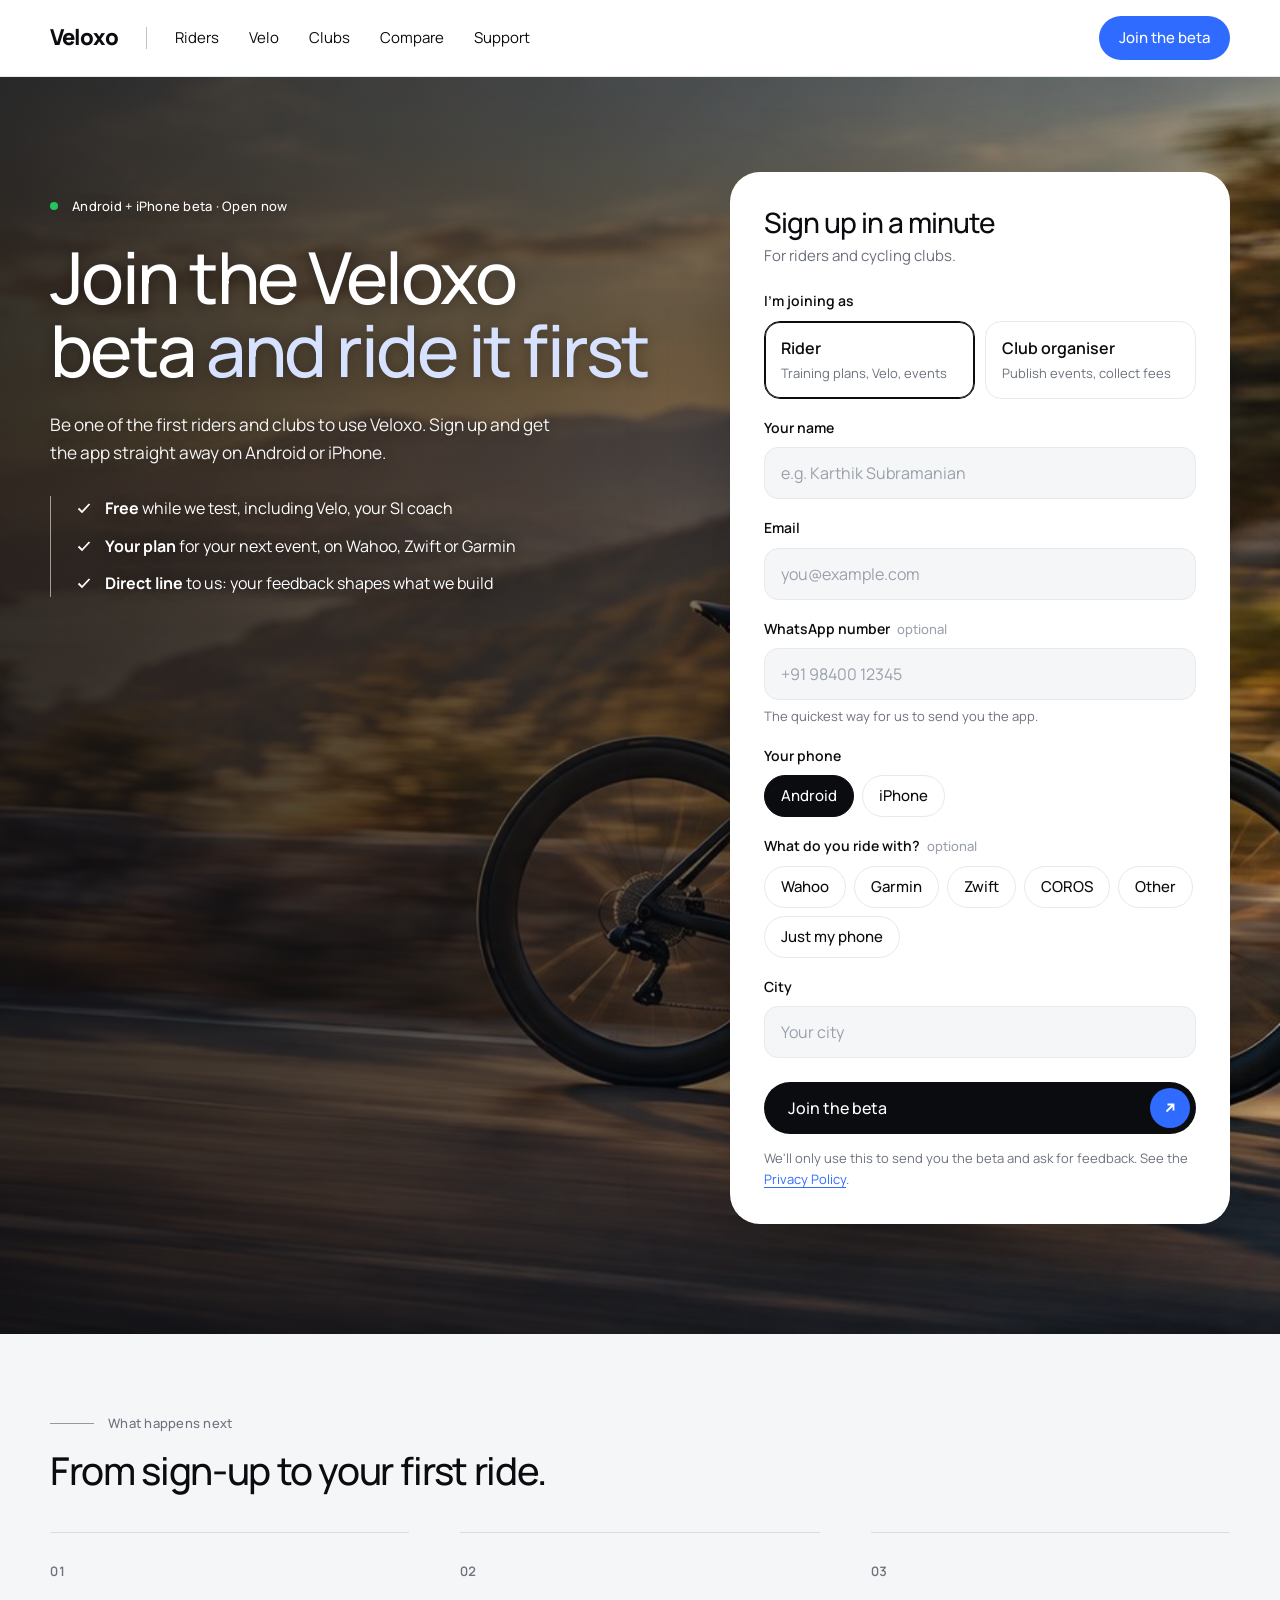
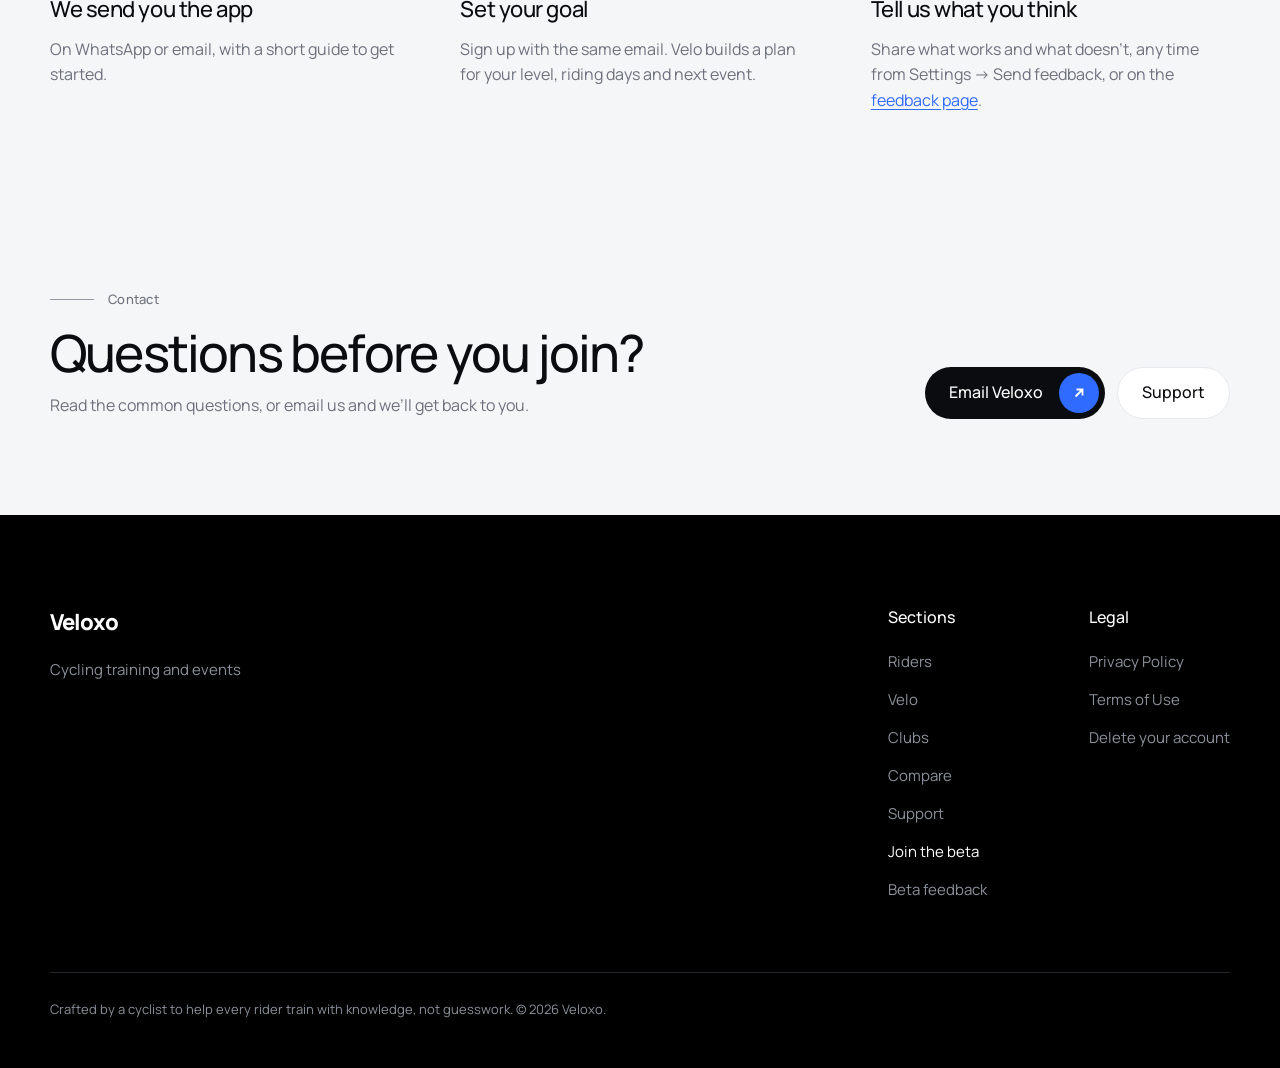
<file: join.html>
<!doctype html>
<html lang="en-IN">
<head>
<meta charset="utf-8">
<meta name="viewport" content="width=device-width, initial-scale=1, viewport-fit=cover">
<title>Join the beta · Veloxo</title>
<meta name="description" content="Join the Veloxo beta: a training plan for your goal, Velo your SI coach, and cycling events near you in one app.">
<meta property="og:title" content="Join the Veloxo beta">
<meta property="og:description" content="Riders and cycling clubs: try Veloxo before everyone else.">
<meta property="og:image" content="https://veloxo.in/assets/home/hero.jpg">
<link rel="canonical" href="https://veloxo.in/join.html">
<link rel="icon" href="assets/app-icon-512.png">
<meta name="theme-color" content="#ffffff">
<link rel="preconnect" href="https://fonts.googleapis.com">
<link rel="preconnect" href="https://fonts.gstatic.com" crossorigin>
<link rel="stylesheet" href="https://fonts.googleapis.com/css2?family=Manrope:wght@300;400;500;600;700;800&display=swap">
<link rel="stylesheet" href="pages.css">
</head>
<body>
<a class="skip" href="#main">Skip to content</a>
<header class="nav">
  <div class="wrap">
    <div class="left">
      <a class="logo" href="index.html" aria-label="Veloxo home">Veloxo</a>
      <span class="sep" aria-hidden="true"></span>
      <nav class="links" aria-label="Sections">
        <a href="index.html#riders">Riders</a>
        <a href="index.html#velo">Velo</a>
        <a href="index.html#clubs">Clubs</a>
        <a href="compare.html">Compare</a>
        <a href="support.html">Support</a>
      </nav>
    </div>
    <a class="cta" href="join.html" aria-current="page">Join the beta</a>
  </div>
</header>

<main id="main">
  <section class="jhero">
    <img src="assets/home/hero.jpg" alt="">
    <div class="wrap">
      <div class="jcopy">
        <span class="eyebrow"><span class="live" aria-hidden="true"></span>Android + iPhone beta · Open now</span>
        <h1>Join the Veloxo beta <em>and ride it first</em></h1>
        <p class="lede">Be one of the first riders and clubs to use Veloxo. We’ll send you the app and ask what you think.</p>
        <ul class="perks">
          <li><svg viewBox="0 0 18 18" fill="none" stroke="currentColor" stroke-width="1.8" aria-hidden="true"><path d="m3.5 9.5 3.5 3.5 7.5-8"/></svg><span><b>Free</b> while we test, including Velo, your SI coach</span></li>
          <li><svg viewBox="0 0 18 18" fill="none" stroke="currentColor" stroke-width="1.8" aria-hidden="true"><path d="m3.5 9.5 3.5 3.5 7.5-8"/></svg><span><b>Your plan</b> for your next event, on Wahoo, Zwift or Garmin</span></li>
          <li><svg viewBox="0 0 18 18" fill="none" stroke="currentColor" stroke-width="1.8" aria-hidden="true"><path d="m3.5 9.5 3.5 3.5 7.5-8"/></svg><span><b>Direct line</b> to us: your feedback shapes what we build</span></li>
        </ul>
      </div>

      <div class="fcard">
        <h2 class="form-title">Sign up in a minute</h2>
        <p class="sub form-title">For riders and cycling clubs.</p>
        <form id="beta" novalidate>
              <fieldset class="field">
                <legend>I'm joining as</legend>
                <div class="seg" role="radiogroup">
                  <label><input type="radio" name="role" value="rider" checked><span><b>Rider</b><small>Training plans, Velo, events</small></span></label>
                  <label><input type="radio" name="role" value="club"><span><b>Club organiser</b><small>Publish events, collect fees</small></span></label>
                </div>
                <p class="err" data-for="role"></p>
              </fieldset>

              <div class="field">
                <label for="f-name">Your name</label>
                <input id="f-name" name="name" autocomplete="name" maxlength="80" required placeholder="e.g. Karthik Subramanian">
                <p class="err" data-for="name"></p>
              </div>

              <div class="field">
                <label for="f-email">Email</label>
                <input id="f-email" name="email" type="email" autocomplete="email" inputmode="email" maxlength="200" required placeholder="you@example.com">
                <p class="err" data-for="email"></p>
              </div>

              <div class="field">
                <label for="f-phone">WhatsApp number <span class="opt">optional</span></label>
                <input id="f-phone" name="phone" type="tel" autocomplete="tel" inputmode="tel" maxlength="16" placeholder="+91 98400 12345">
                <p class="hint">The quickest way for us to send you the app.</p>
                <p class="err" data-for="phone"></p>
              </div>

              <div class="field club-only" hidden>
                <label for="f-club">Club name</label>
                <input id="f-club" name="club_name" maxlength="120" placeholder="e.g. Riverside Cycling Club">
              </div>
              <div class="field club-only" hidden>
                <label for="f-note">Which events do you run? <span class="opt">optional</span></label>
                <input id="f-note" name="note" maxlength="500" placeholder="e.g. Monthly cyclothon, Sunday group rides">
              </div>

              <fieldset class="field">
                <legend>Your phone</legend>
                <div class="pills" role="radiogroup">
                  <label><input type="radio" name="platform" value="android" checked><span>Android</span></label>
                  <label><input type="radio" name="platform" value="iphone"><span>iPhone</span></label>
                </div>
                <p class="hint iphone-note" hidden>On iPhone the beta runs through TestFlight, Apple's free app for testing new apps. It needs iOS 16.4 or newer.</p>
                <p class="err" data-for="platform"></p>
              </fieldset>

              <fieldset class="field rider-only">
                <legend>What do you ride with? <span class="opt">optional</span></legend>
                <div class="pills" role="radiogroup">
                  <label><input type="radio" name="device" value="wahoo"><span>Wahoo</span></label>
                  <label><input type="radio" name="device" value="garmin"><span>Garmin</span></label>
                  <label><input type="radio" name="device" value="zwift"><span>Zwift</span></label>
                  <label><input type="radio" name="device" value="coros"><span>COROS</span></label>
                  <label><input type="radio" name="device" value="other"><span>Other</span></label>
                  <label><input type="radio" name="device" value="none"><span>Just my phone</span></label>
                </div>
              </fieldset>

              <div class="field">
                <label for="f-city">City</label>
                <input id="f-city" name="city" autocomplete="address-level2" maxlength="60" placeholder="Your city">
              </div>

              <!-- Bots fill this; people never see it. -->
              <div class="hp" aria-hidden="true"><label for="f-web">Website</label><input id="f-web" name="website" tabindex="-1" autocomplete="off"></div>

              <p class="err form-err" role="alert"></p>
              <button class="btn dark submit" type="submit"><span class="lbl">Join the beta</span> <span class="dot"><svg viewBox="0 0 16 16" fill="none" stroke="currentColor" stroke-width="1.8" aria-hidden="true"><path d="M4.5 11.5 11.5 4.5M5.5 4.5h6v6"/></svg></span></button>
              <p class="fine-print">We'll only use this to send you the beta and ask for feedback. See the <a href="privacy.html">Privacy Policy</a>.</p>
            </form>

      <div class="done" hidden tabindex="-1">
            <div class="done-badge" aria-hidden="true">
              <svg viewBox="0 0 24 24" width="30" height="30" fill="none" stroke="currentColor" stroke-width="2.6" stroke-linecap="round" stroke-linejoin="round"><path d="M5.5 12.5l4 4 9-9"/></svg>
            </div>
            <h2>You're on the list</h2>
            <p class="done-text">Thanks! We'll send the Android app to you within a few days, with a short guide to get started.</p>
            <ol class="steps">
              <li><span>Watch for a message on WhatsApp or email from Veloxo.</span></li>
              <li><span>Install the app and sign up with the same email.</span></li>
              <li><span>Tell us what you love and what's confusing, any time from Settings → Send feedback.</span></li>
            </ol>
            <a class="btn plain" href="index.html">Back to home</a>
          </div>

          <!-- Android, once the Play links for the role are set in BETA below: get the app right away. -->
          <div class="done get-app" hidden tabindex="-1">
            <div class="done-badge" aria-hidden="true">
              <svg viewBox="0 0 24 24" width="30" height="30" fill="none" stroke="currentColor" stroke-width="2.6" stroke-linecap="round" stroke-linejoin="round"><path d="M5.5 12.5l4 4 9-9"/></svg>
            </div>
            <h2>You're in. Get the app</h2>
            <p class="done-text">Three quick steps on your Android phone. Use the Google account you use on the Play Store.</p>
            <ol class="app-steps">
              <li><span class="n" aria-hidden="true">1</span><div><b>Join the Veloxo testers group</b><small>Tap "Join group" on the Google Groups page.</small></div><a class="btn plain" data-link="group" target="_blank" rel="noopener">Join group</a></li>
              <li><span class="n" aria-hidden="true">2</span><div><b>Become a tester</b><small>Opens Google Play. Tap "Become a tester".</small></div><a class="btn plain" data-link="optin" target="_blank" rel="noopener">Become a tester</a></li>
              <li><span class="n" aria-hidden="true">3</span><div><b>Install <span class="app-name">Veloxo</span></b><small>It can take a few minutes to show after step 2.</small></div><a class="btn blue" data-link="store" target="_blank" rel="noopener">Install from Play Store</a></li>
            </ol>
            <p class="hint">Then sign up in the app. Tell us what you love and what's confusing, any time from Settings → Send feedback.</p>
          </div>

          <!-- iPhone: TestFlight public link for the role, set in TESTFLIGHT below. -->
          <div class="done get-ios" hidden tabindex="-1">
            <div class="done-badge" aria-hidden="true">
              <svg viewBox="0 0 24 24" width="30" height="30" fill="none" stroke="currentColor" stroke-width="2.6" stroke-linecap="round" stroke-linejoin="round"><path d="M5.5 12.5l4 4 9-9"/></svg>
            </div>
            <h2>You're in. Get the app</h2>
            <p class="done-text">Two quick steps on your iPhone (iOS 16.4 or newer).</p>
            <ol class="app-steps">
              <li><span class="n" aria-hidden="true">1</span><div><b>Install TestFlight</b><small>Apple's free app for testing new apps.</small></div><a class="btn plain" href="https://apps.apple.com/app/testflight/id899247664" target="_blank" rel="noopener">Get TestFlight</a></li>
              <li><span class="n" aria-hidden="true">2</span><div><b>Install <span class="app-name">Veloxo</span></b><small>Open this link on your iPhone, then tap "Accept" and "Install" in TestFlight.</small></div><a class="btn blue" data-link="testflight" target="_blank" rel="noopener">Open in TestFlight</a></li>
            </ol>
            <p class="hint">Then sign up in the app. Tell us what you love and what's confusing, any time from Settings → Send feedback.</p>
          </div>
      </div>
    </div>
  </section>

  <section class="short">
    <div class="wrap">
      <span class="eyebrow rule">What happens next</span>
      <h2>From sign-up to your first ride.</h2>
      <div class="tcols">
        <div class="tcol"><span class="k">01</span><h3>We send you the app</h3><p>On WhatsApp or email, with a short guide to get started.</p></div>
        <div class="tcol"><span class="k">02</span><h3>Set your goal</h3><p>Sign up with the same email. Velo builds a plan for your level, riding days and next event.</p></div>
        <div class="tcol"><span class="k">03</span><h3>Tell us what you think</h3><p>Share what works and what doesn’t, any time from Settings → Send feedback, or on the <a href="feedback.html">feedback page</a>.</p></div>
      </div>
    </div>
  </section>

  <section class="ask">
    <div class="wrap">
      <div>
        <span class="eyebrow rule">Contact</span>
        <h2>Questions before you join?</h2>
        <p>Read the common questions, or email us and we’ll get back to you.</p>
      </div>
      <div class="actions">
        <a class="btn dark" href="mailto:support@veloxo.in">Email Veloxo <span class="dot"><svg viewBox="0 0 16 16" fill="none" stroke="currentColor" stroke-width="1.8" aria-hidden="true"><path d="M4.5 11.5 11.5 4.5M5.5 4.5h6v6"/></svg></span></a>
        <a class="btn plain" href="support.html">Support</a>
      </div>
    </div>
  </section>
</main>

<footer>
  <div class="wrap">
    <div class="foot">
      <div class="about">
        <a class="logo" href="index.html">Veloxo</a>
        <p>Cycling training and events</p>
      </div>
      <div class="fcol"><h4>Sections</h4><a href="index.html#riders">Riders</a><a href="index.html#velo">Velo</a><a href="index.html#clubs">Clubs</a><a href="compare.html">Compare</a><a href="support.html">Support</a><a href="join.html" aria-current="page">Join the beta</a><a href="feedback.html">Beta feedback</a></div>
      <div class="fcol"><h4>Legal</h4><a href="privacy.html">Privacy Policy</a><a href="terms.html">Terms of Use</a><a href="delete-account.html">Delete your account</a></div>
    </div>
    <p class="legal">Crafted by a cyclist to help every rider train with knowledge, not guesswork. © 2026 Veloxo.</p>
  </div>
</footer>
<script>
  // Sends the form to Veloxo's backend (Supabase Edge Function beta-signup), then shows "You're on the list".
  (function () {
    var ENDPOINT = 'https://xswtyoiocwafeekkznox.supabase.co/functions/v1/beta-signup';
    // Play closed testing. Two apps (riders: Veloxo, clubs: Veloxo Organiser) share one tester list, a Google Group
    // anyone can join. While the group or a role's optin is empty, that role's Android sign-ups see "We'll send you
    // the app"; once both are set they get the three steps straight away.
    var BETA = {
      group: 'https://groups.google.com/g/veloxo-beta', // Google Group join page, e.g. https://groups.google.com/g/veloxo-testers
      rider: {
        app: 'Veloxo',
        optin: 'https://play.google.com/apps/testing/in.veloxo.app', // Play Console → Veloxo → Closed testing → Testers → "Join on the web" link
        store: 'https://play.google.com/store/apps/details?id=in.veloxo.app'
      },
      club: {
        app: 'Veloxo Organiser',
        optin: 'https://play.google.com/apps/testing/in.veloxo.organiser', // Play Console → Veloxo Organiser → Closed testing → Testers → "Join on the web" link
        store: 'https://play.google.com/store/apps/details?id=in.veloxo.organiser'
      }
    };
    // iPhone: TestFlight public links (App Store Connect → TestFlight → group → Public Link).
    var TESTFLIGHT = {
      rider: { app: 'Veloxo', link: 'https://testflight.apple.com/join/EPnSGKtY' },
      club: { app: 'Veloxo Organiser', link: 'https://testflight.apple.com/join/tvtWv7VP' }
    };
    var getIos = document.querySelector('.get-ios');
    function showGetIos(role) {
      var t = TESTFLIGHT[role];
      getIos.querySelector('[data-link="testflight"]').href = t.link;
      getIos.querySelector('.app-name').textContent = t.app;
      getIos.hidden = false; getIos.focus();
    }
    function ready(role) { return !!(BETA.group && BETA[role] && BETA[role].optin); }
    var getApp = document.querySelector('.get-app');
    function showGetApp(role) {
      var links = { group: BETA.group, optin: BETA[role].optin, store: BETA[role].store };
      getApp.querySelectorAll('[data-link]').forEach(function (a) { a.href = links[a.getAttribute('data-link')]; });
      getApp.querySelector('.app-name').textContent = BETA[role].app;
      getApp.hidden = false; getApp.focus();
    }
    if (ready('rider') && ready('club')) document.querySelector('.jcopy .lede').textContent = 'Be one of the first riders and clubs to use Veloxo. Sign up and get the app straight away on Android or iPhone.';
    var form = document.getElementById('beta');
    var done = document.querySelector('.done');
    var btn = form.querySelector('.submit');
    var label = btn.querySelector('.lbl');
    var formErr = form.querySelector('.form-err');

    function val(name) { var el = form.elements[name]; return el ? (el.value || '').trim() : ''; }
    function checked(name) { var el = form.querySelector('input[name="' + name + '"]:checked'); return el ? el.value : ''; }
    function showErr(name, msg) {
      var p = form.querySelector('.err[data-for="' + name + '"]');
      if (p) p.textContent = msg || '';
      var input = form.elements[name];
      if (input && input.setAttribute && input.type !== 'radio') { if (msg) input.setAttribute('aria-invalid', 'true'); else input.removeAttribute('aria-invalid'); }
    }
    function clearErrs() { form.querySelectorAll('.err').forEach(function (p) { p.textContent = ''; }); form.querySelectorAll('[aria-invalid]').forEach(function (i) { i.removeAttribute('aria-invalid'); }); }

    // Rider / club changes which questions show; iPhone shows a note.
    function sync() {
      var club = checked('role') === 'club';
      form.querySelectorAll('.club-only').forEach(function (el) { el.hidden = !club; });
      form.querySelectorAll('.rider-only').forEach(function (el) { el.hidden = club; });
      form.querySelector('.iphone-note').hidden = checked('platform') !== 'iphone';
    }
    form.addEventListener('change', sync);
    // join.html?role=club (the "List your club" buttons) starts on Club organiser.
    if (/[?&]role=club\b/.test(location.search)) { form.querySelector('input[value="club"]').checked = true; }
    sync();

    form.addEventListener('submit', function (e) {
      e.preventDefault();
      clearErrs();
      var data = {
        role: checked('role'), name: val('name'), email: val('email'), phone: val('phone'),
        platform: checked('platform'), device: checked('role') === 'rider' ? checked('device') : '',
        club_name: val('club_name'), note: val('note'), city: val('city'), website: val('website')
      };
      var bad = false;
      if (data.name.length < 2) { showErr('name', 'Enter your name.'); bad = true; }
      if (!/^[^@\s]+@[^@\s]+\.[^@\s]+$/.test(data.email)) { showErr('email', 'Enter a valid email address.'); bad = true; }
      if (data.phone && !/^\+?[0-9 ]{8,16}$/.test(data.phone)) { showErr('phone', 'Enter a number like +91 98400 12345, or leave it empty.'); bad = true; }
      if (bad) { var first = form.querySelector('[aria-invalid="true"]'); if (first) first.focus(); return; }

      btn.disabled = true; label.textContent = 'Joining…';
      fetch(ENDPOINT, { method: 'POST', headers: { 'Content-Type': 'application/json' }, body: JSON.stringify(data) })
        .then(function (r) { return r.json().catch(function () { return {}; }).then(function (body) { return { ok: r.ok, body: body }; }); })
        .then(function (res) {
          if (res.ok) {
            form.hidden = true;
            document.querySelectorAll('.form-title').forEach(function (el) { el.hidden = true; });
            if (data.platform === 'android' && ready(data.role)) { showGetApp(data.role); return; }
            if (data.platform === 'iphone' && TESTFLIGHT[data.role]) { showGetIos(data.role); return; }
            done.hidden = false; done.focus();
            return;
          }
          var fields = (res.body && res.body.fields) || {};
          Object.keys(fields).forEach(function (k) { showErr(k, fields[k]); });
          if (!Object.keys(fields).length) formErr.textContent = 'Something went wrong on our side. Try again in a minute, or email support@veloxo.in.';
        })
        .catch(function () { formErr.textContent = "Couldn't reach Veloxo. Check your internet connection and try again."; })
        .then(function () { btn.disabled = false; label.textContent = 'Join the beta'; });
    });
  })();
</script>
</body>
</html>
</file>
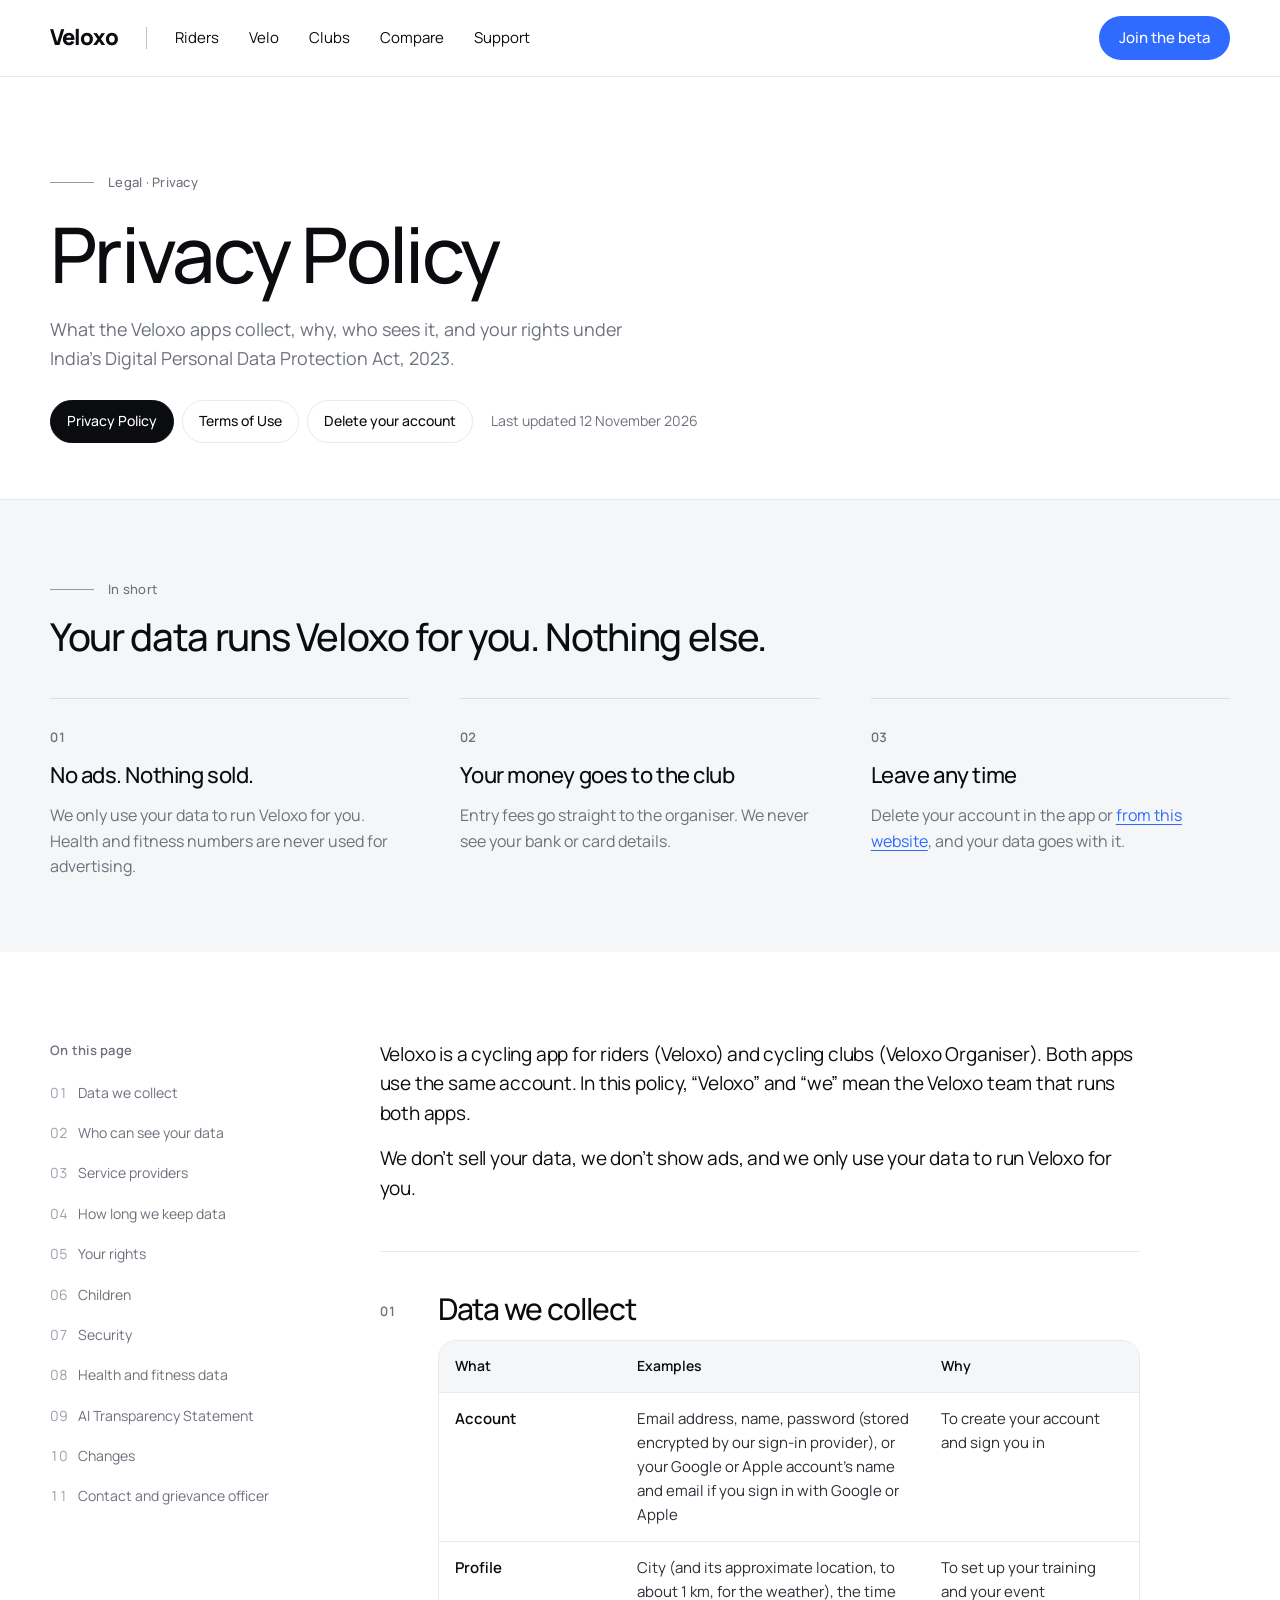
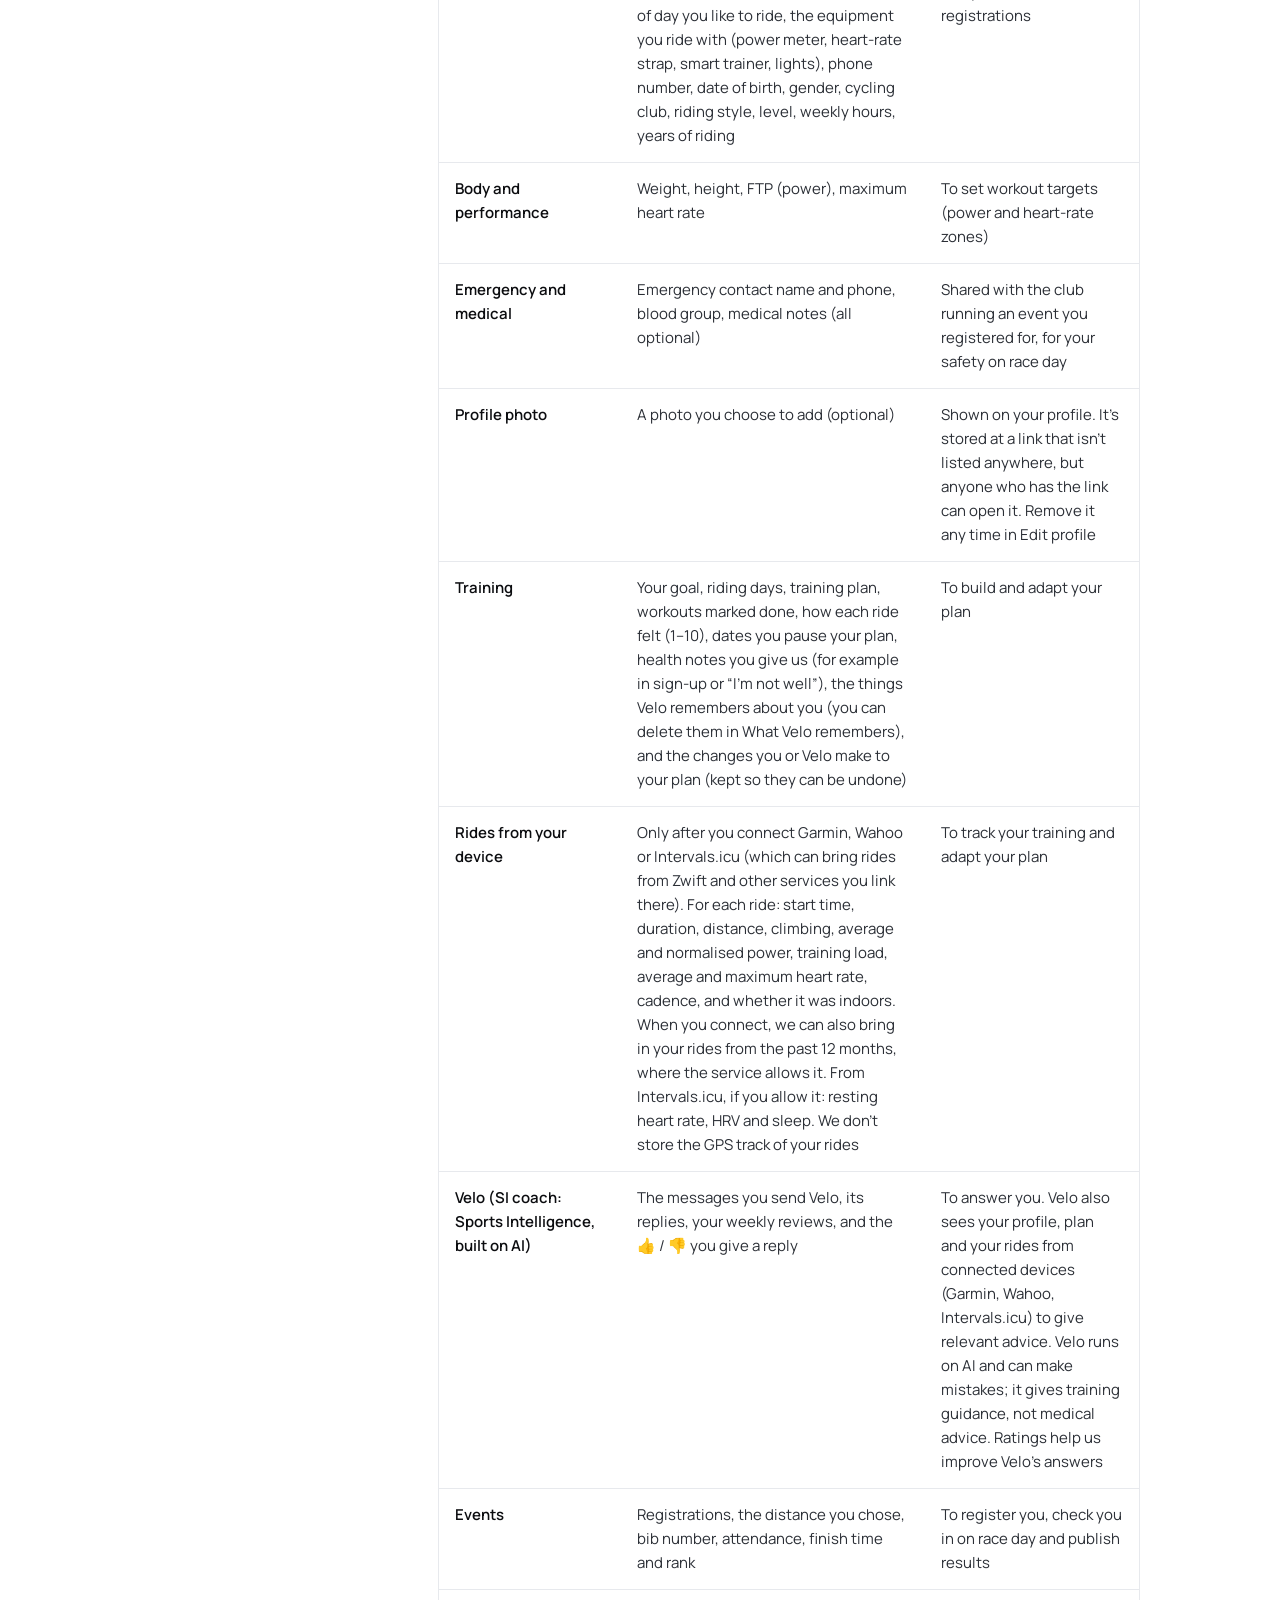
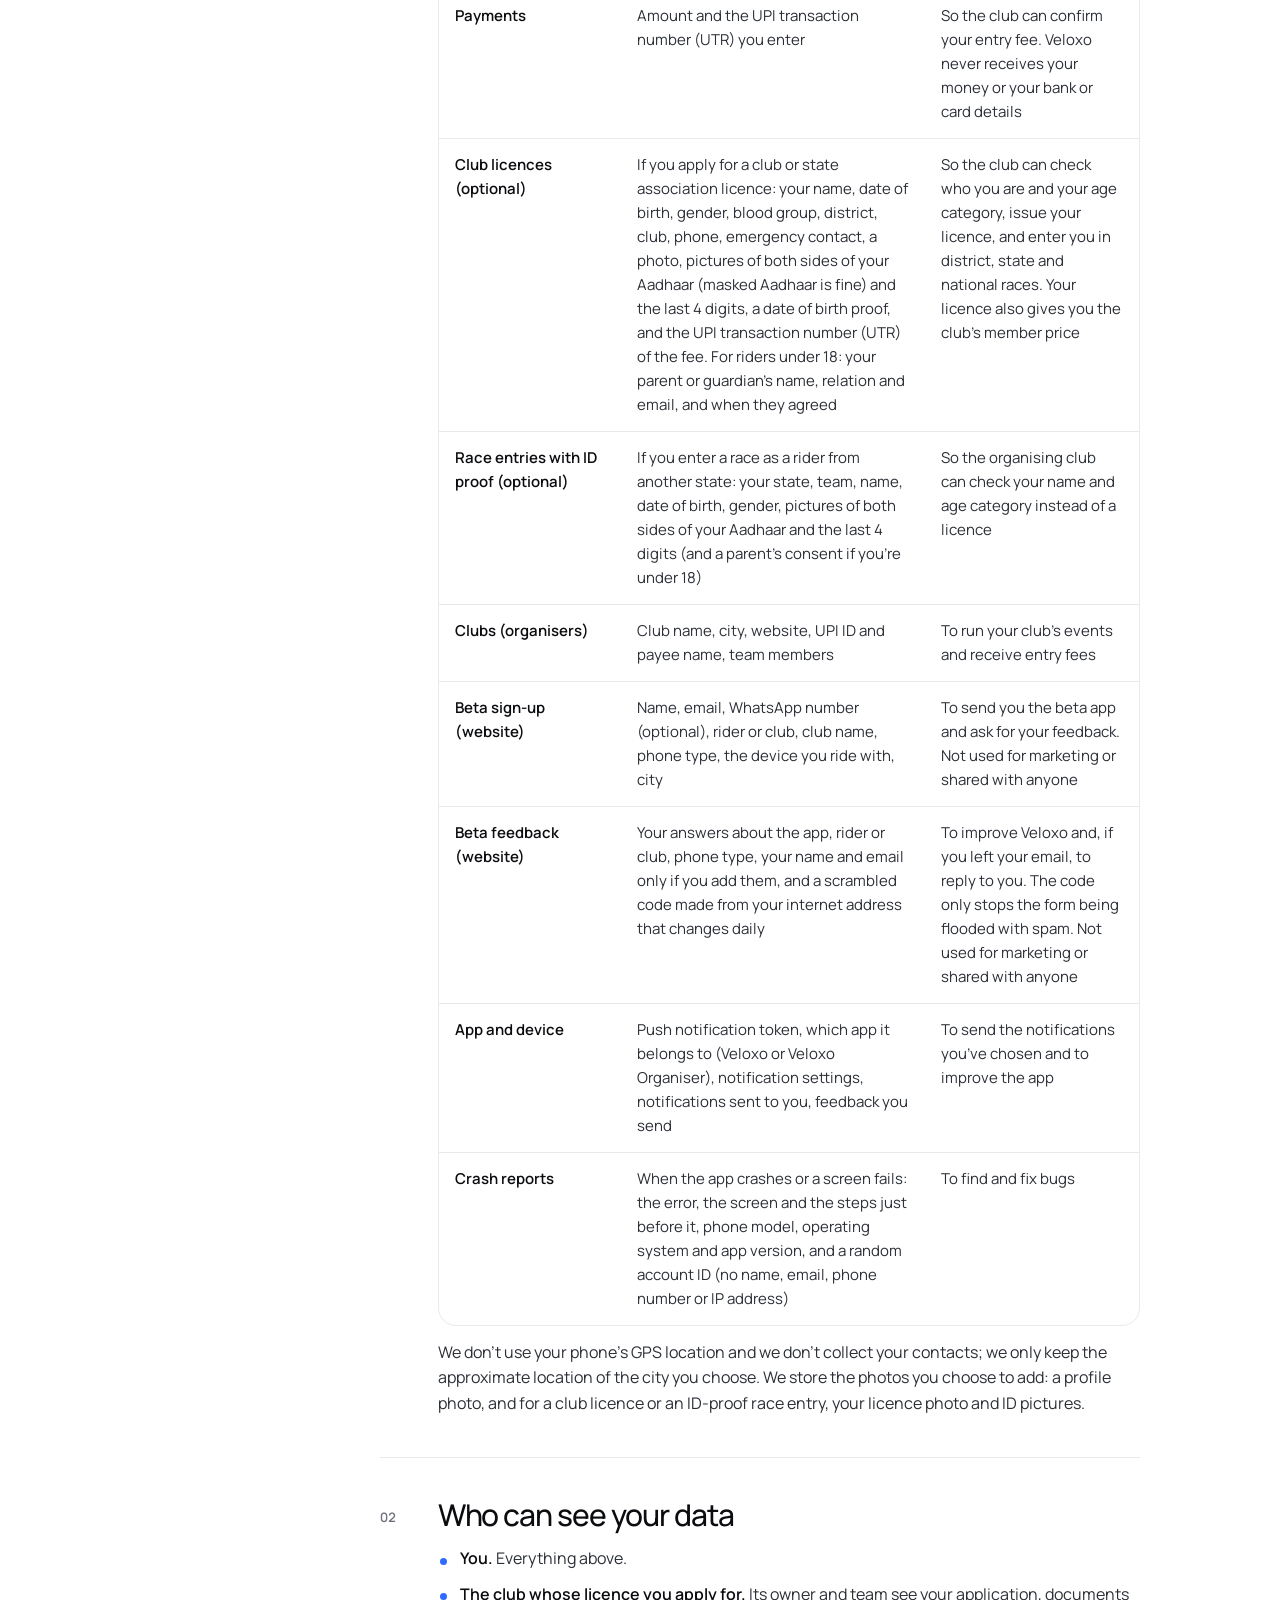
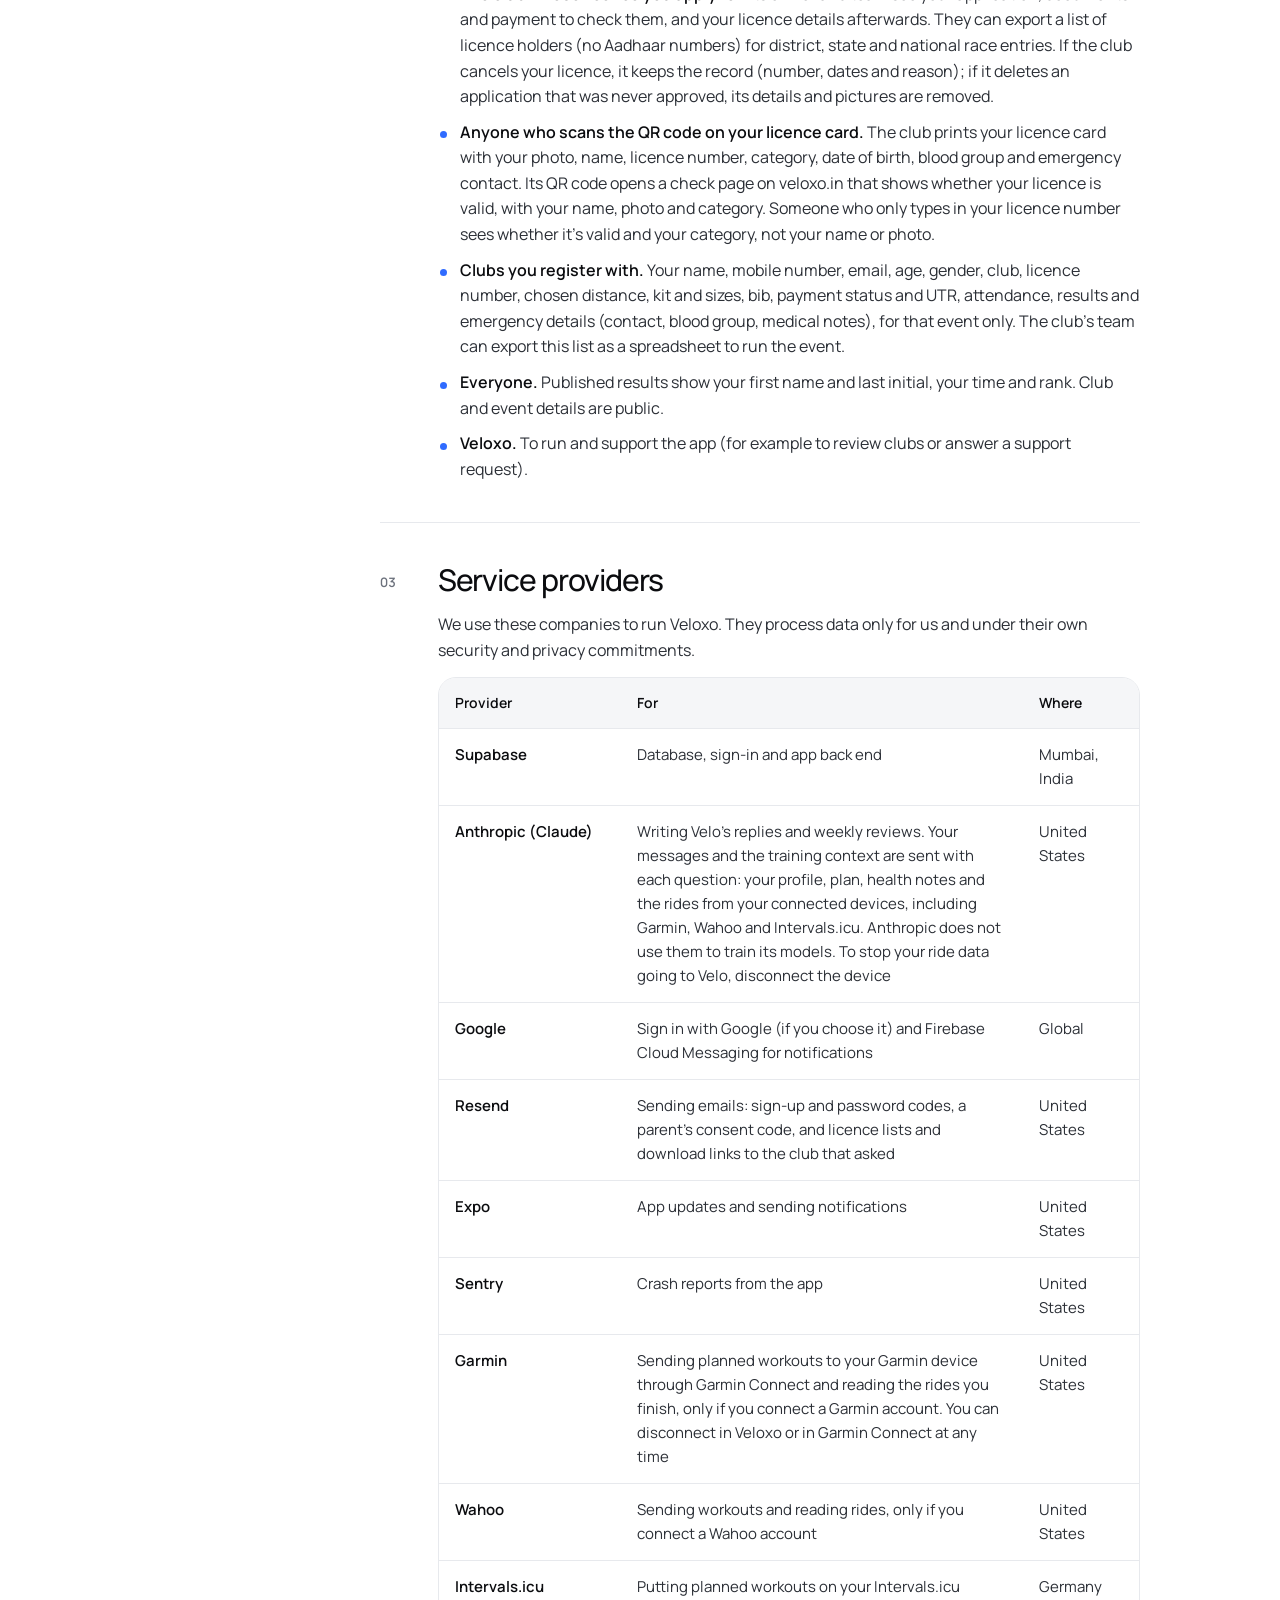
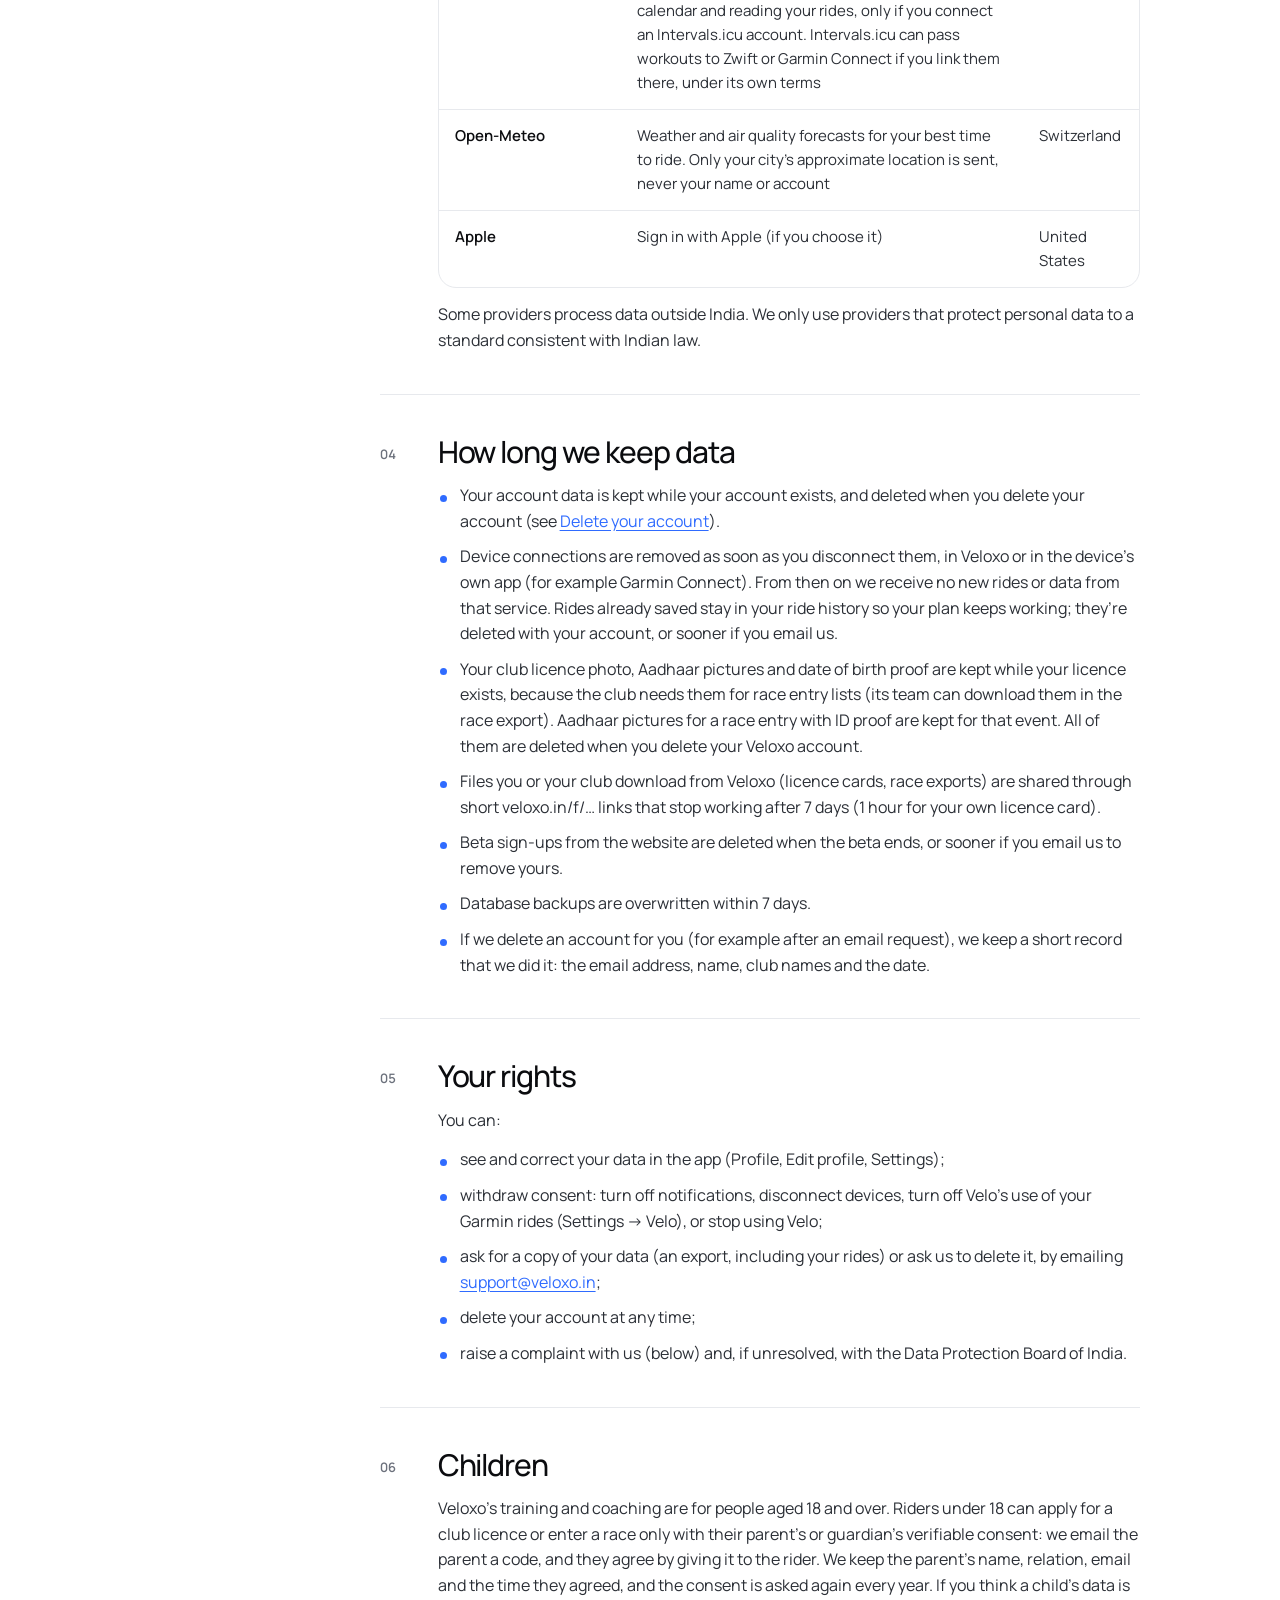
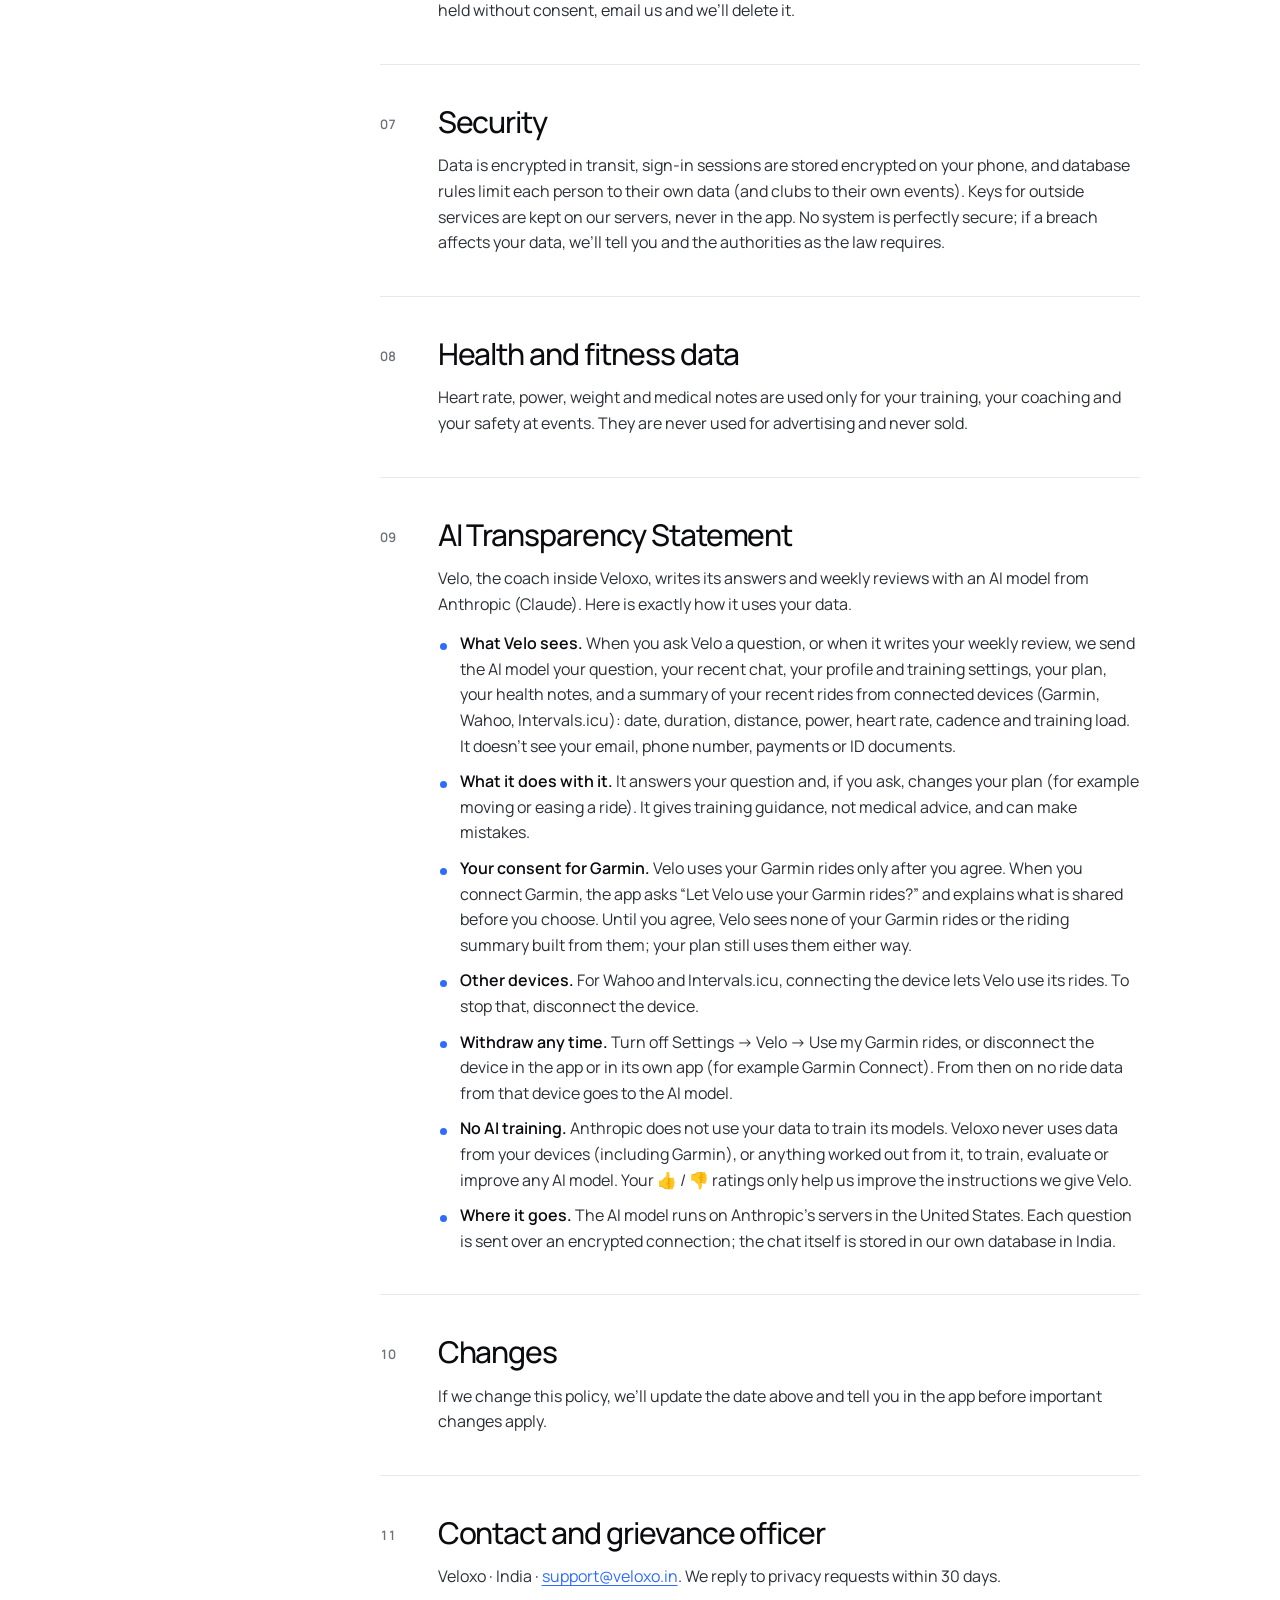
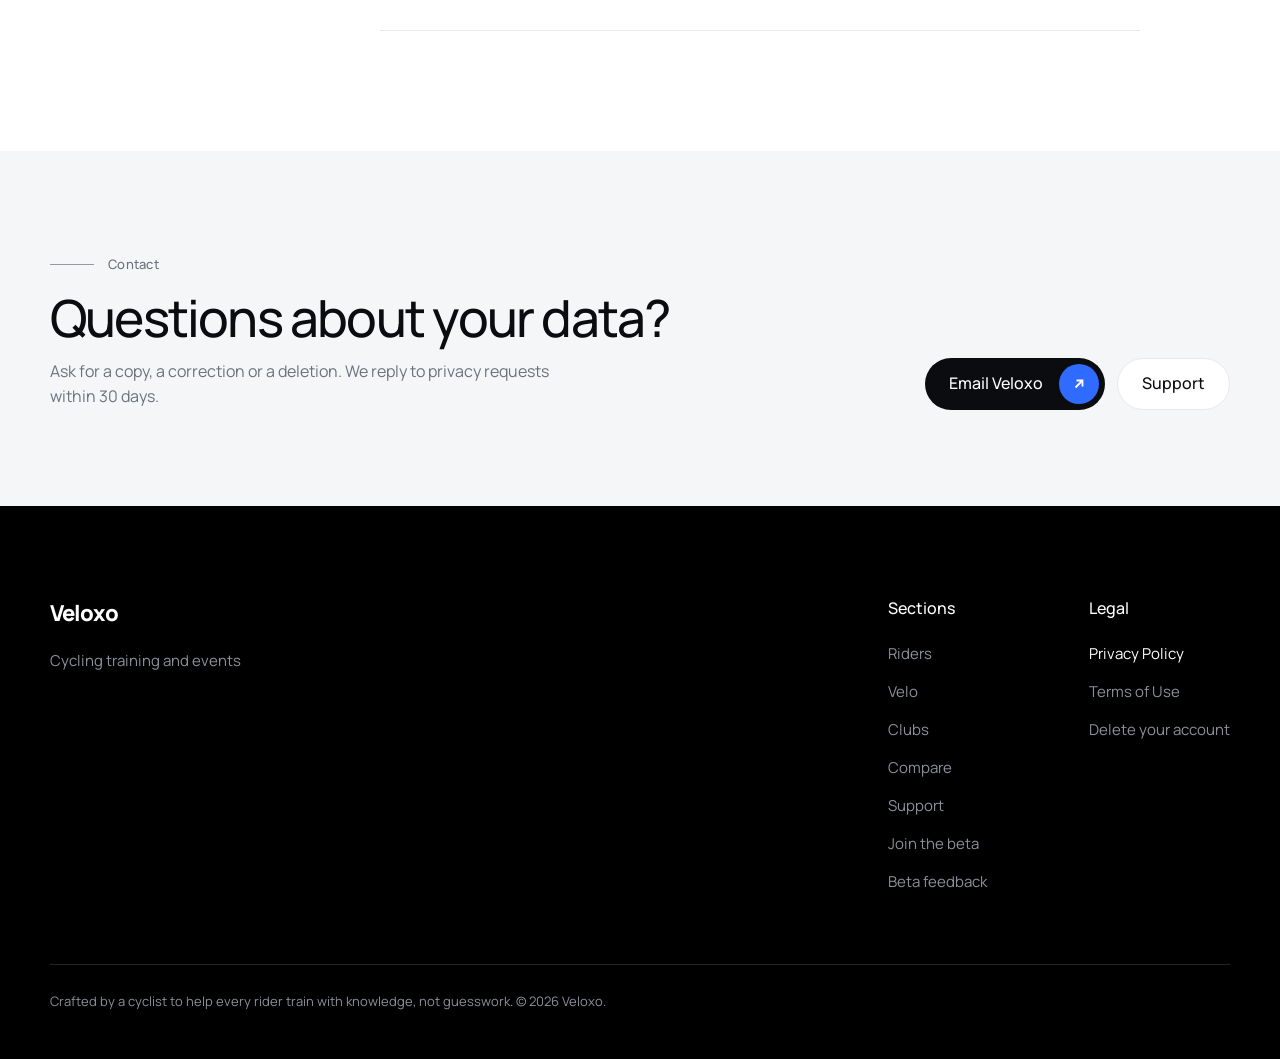
<file: privacy.html>
<!doctype html>
<html lang="en-IN">
<head>
<meta charset="utf-8">
<meta name="viewport" content="width=device-width, initial-scale=1, viewport-fit=cover">
<title>Privacy Policy · Veloxo</title>
<meta name="description" content="What data Veloxo collects, why, who it's shared with and your rights.">
<link rel="canonical" href="https://veloxo.in/privacy.html">
<link rel="icon" href="assets/app-icon-512.png">
<meta name="theme-color" content="#ffffff">
<link rel="preconnect" href="https://fonts.googleapis.com">
<link rel="preconnect" href="https://fonts.gstatic.com" crossorigin>
<link rel="stylesheet" href="https://fonts.googleapis.com/css2?family=Manrope:wght@300;400;500;600;700;800&display=swap">
<link rel="stylesheet" href="pages.css">
</head>
<body>
<a class="skip" href="#main">Skip to content</a>
<header class="nav">
  <div class="wrap">
    <div class="left">
      <a class="logo" href="index.html" aria-label="Veloxo home">Veloxo</a>
      <span class="sep" aria-hidden="true"></span>
      <nav class="links" aria-label="Sections">
        <a href="index.html#riders">Riders</a>
        <a href="index.html#velo">Velo</a>
        <a href="index.html#clubs">Clubs</a>
        <a href="compare.html">Compare</a>
        <a href="support.html">Support</a>
      </nav>
    </div>
    <a class="cta" href="join.html">Join the beta</a>
  </div>
</header>

<main id="main">
  <section class="lhead">
    <div class="wrap">
      <span class="eyebrow rule">Legal · Privacy</span>
      <h1>Privacy Policy</h1>
      <p class="lede">What the Veloxo apps collect, why, who sees it, and your rights under India’s Digital Personal Data Protection Act, 2023.</p>
      <div class="meta">
        <nav class="tabs" aria-label="Legal pages"><a href="privacy.html" aria-current="page">Privacy Policy</a><a href="terms.html">Terms of Use</a><a href="delete-account.html">Delete your account</a></nav>
        <span class="updated">Last updated 12 November 2026</span>
      </div>
    </div>
  </section>

  <section class="short">
    <div class="wrap">
      <span class="eyebrow rule">In short</span>
      <h2>Your data runs Veloxo for you. Nothing else.</h2>
      <div class="tcols">
        <div class="tcol"><span class="k">01</span><h3>No ads. Nothing sold.</h3><p>We only use your data to run Veloxo for you. Health and fitness numbers are never used for advertising.</p></div>
        <div class="tcol"><span class="k">02</span><h3>Your money goes to the club</h3><p>Entry fees go straight to the organiser. We never see your bank or card details.</p></div>
        <div class="tcol"><span class="k">03</span><h3>Leave any time</h3><p>Delete your account in the app or <a href="delete-account.html">from this website</a>, and your data goes with it.</p></div>
      </div>
    </div>
  </section>

  <section class="ldoc">
    <div class="wrap">
      <nav class="toc" aria-label="On this page"><b>On this page</b><a href="#collect"><span>01</span>Data we collect</a><a href="#who"><span>02</span>Who can see your data</a><a href="#providers"><span>03</span>Service providers</a><a href="#keep"><span>04</span>How long we keep data</a><a href="#rights"><span>05</span>Your rights</a><a href="#children"><span>06</span>Children</a><a href="#security"><span>07</span>Security</a><a href="#health"><span>08</span>Health and fitness data</a><a href="#ai"><span>09</span>AI Transparency Statement</a><a href="#changes"><span>10</span>Changes</a><a href="#contact"><span>11</span>Contact and grievance officer</a></nav>
      <div class="content">
        <p class="intro">Veloxo is a cycling app for riders (Veloxo) and cycling clubs (Veloxo Organiser). Both apps use the same account. In this policy, “Veloxo” and “we” mean the Veloxo team that runs both apps.</p>
        <p class="intro">We don’t sell your data, we don’t show ads, and we only use your data to run Veloxo for you.</p>
        <section class="sec" id="collect">
          <span class="k">01</span>
          <div class="b">
            <h2>Data we collect</h2>
<div class="table-wrap"><table>
              <tr><th>What</th><th>Examples</th><th>Why</th></tr>
              <tr><td>Account</td><td>Email address, name, password (stored encrypted by our sign-in provider), or your Google or Apple account’s name and email if you sign in with Google or Apple</td><td>To create your account and sign you in</td></tr>
              <tr><td>Profile</td><td>City (and its approximate location, to about 1 km, for the weather), the time of day you like to ride, the equipment you ride with (power meter, heart-rate strap, smart trainer, lights), phone number, date of birth, gender, cycling club, riding style, level, weekly hours, years of riding</td><td>To set up your training and your event registrations</td></tr>
              <tr><td>Body and performance</td><td>Weight, height, FTP (power), maximum heart rate</td><td>To set workout targets (power and heart-rate zones)</td></tr>
              <tr><td>Emergency and medical</td><td>Emergency contact name and phone, blood group, medical notes (all optional)</td><td>Shared with the club running an event you registered for, for your safety on race day</td></tr>
              <tr><td>Profile photo</td><td>A photo you choose to add (optional)</td><td>Shown on your profile. It’s stored at a link that isn’t listed anywhere, but anyone who has the link can open it. Remove it any time in Edit profile</td></tr>
              <tr><td>Training</td><td>Your goal, riding days, training plan, workouts marked done, how each ride felt (1–10), dates you pause your plan, health notes you give us (for example in sign-up or “I’m not well”), the things Velo remembers about you (you can delete them in What Velo remembers), and the changes you or Velo make to your plan (kept so they can be undone)</td><td>To build and adapt your plan</td></tr>
              <tr><td>Rides from your device</td><td>Only after you connect Garmin, Wahoo or Intervals.icu (which can bring rides from Zwift and other services you link there). For each ride: start time, duration, distance, climbing, average and normalised power, training load, average and maximum heart rate, cadence, and whether it was indoors. When you connect, we can also bring in your rides from the past 12 months, where the service allows it. From Intervals.icu, if you allow it: resting heart rate, HRV and sleep. We don’t store the GPS track of your rides</td><td>To track your training and adapt your plan</td></tr>
              <tr><td>Velo (SI coach: Sports Intelligence, built on AI)</td><td>The messages you send Velo, its replies, your weekly reviews, and the 👍 / 👎 you give a reply</td><td>To answer you. Velo also sees your profile, plan and your rides from connected devices (Garmin, Wahoo, Intervals.icu) to give relevant advice. Velo runs on AI and can make mistakes; it gives training guidance, not medical advice. Ratings help us improve Velo’s answers</td></tr>
              <tr><td>Events</td><td>Registrations, the distance you chose, bib number, attendance, finish time and rank</td><td>To register you, check you in on race day and publish results</td></tr>
              <tr><td>Payments</td><td>Amount and the UPI transaction number (UTR) you enter</td><td>So the club can confirm your entry fee. Veloxo never receives your money or your bank or card details</td></tr>
              <tr><td>Club licences (optional)</td><td>If you apply for a club or state association licence: your name, date of birth, gender, blood group, district, club, phone, emergency contact, a photo, pictures of both sides of your Aadhaar (masked Aadhaar is fine) and the last 4 digits, a date of birth proof, and the UPI transaction number (UTR) of the fee. For riders under 18: your parent or guardian’s name, relation and email, and when they agreed</td><td>So the club can check who you are and your age category, issue your licence, and enter you in district, state and national races. Your licence also gives you the club’s member price</td></tr>
              <tr><td>Race entries with ID proof (optional)</td><td>If you enter a race as a rider from another state: your state, team, name, date of birth, gender, pictures of both sides of your Aadhaar and the last 4 digits (and a parent’s consent if you’re under 18)</td><td>So the organising club can check your name and age category instead of a licence</td></tr>
              <tr><td>Clubs (organisers)</td><td>Club name, city, website, UPI ID and payee name, team members</td><td>To run your club’s events and receive entry fees</td></tr>
              <tr><td>Beta sign-up (website)</td><td>Name, email, WhatsApp number (optional), rider or club, club name, phone type, the device you ride with, city</td><td>To send you the beta app and ask for your feedback. Not used for marketing or shared with anyone</td></tr>
              <tr><td>Beta feedback (website)</td><td>Your answers about the app, rider or club, phone type, your name and email only if you add them, and a scrambled code made from your internet address that changes daily</td><td>To improve Veloxo and, if you left your email, to reply to you. The code only stops the form being flooded with spam. Not used for marketing or shared with anyone</td></tr>
              <tr><td>App and device</td><td>Push notification token, which app it belongs to (Veloxo or Veloxo Organiser), notification settings, notifications sent to you, feedback you send</td><td>To send the notifications you’ve chosen and to improve the app</td></tr>
              <tr><td>Crash reports</td><td>When the app crashes or a screen fails: the error, the screen and the steps just before it, phone model, operating system and app version, and a random account ID (no name, email, phone number or IP address)</td><td>To find and fix bugs</td></tr>
            </table></div>
            <p>We don’t use your phone’s GPS location and we don’t collect your contacts; we only keep the approximate location of the city you choose. We store the photos you choose to add: a profile photo, and for a club licence or an ID-proof race entry, your licence photo and ID pictures.</p>
          </div>
        </section>
        <section class="sec" id="who">
          <span class="k">02</span>
          <div class="b">
            <h2>Who can see your data</h2>
<ul>
              <li><strong>You.</strong> Everything above.</li>
              <li><strong>The club whose licence you apply for.</strong> Its owner and team see your application, documents and payment to check them, and your licence details afterwards. They can export a list of licence holders (no Aadhaar numbers) for district, state and national race entries. If the club cancels your licence, it keeps the record (number, dates and reason); if it deletes an application that was never approved, its details and pictures are removed.</li>
              <li><strong>Anyone who scans the QR code on your licence card.</strong> The club prints your licence card with your photo, name, licence number, category, date of birth, blood group and emergency contact. Its QR code opens a check page on veloxo.in that shows whether your licence is valid, with your name, photo and category. Someone who only types in your licence number sees whether it’s valid and your category, not your name or photo.</li>
              <li><strong>Clubs you register with.</strong> Your name, mobile number, email, age, gender, club, licence number, chosen distance, kit and sizes, bib, payment status and UTR, attendance, results and emergency details (contact, blood group, medical notes), for that event only. The club’s team can export this list as a spreadsheet to run the event.</li>
              <li><strong>Everyone.</strong> Published results show your first name and last initial, your time and rank. Club and event details are public.</li>
              <li><strong>Veloxo.</strong> To run and support the app (for example to review clubs or answer a support request).</li>
            </ul>
          </div>
        </section>
        <section class="sec" id="providers">
          <span class="k">03</span>
          <div class="b">
            <h2>Service providers</h2>
<p>We use these companies to run Veloxo. They process data only for us and under their own security and privacy commitments.</p>
            <div class="table-wrap"><table>
              <tr><th>Provider</th><th>For</th><th>Where</th></tr>
              <tr><td>Supabase</td><td>Database, sign-in and app back end</td><td>Mumbai, India</td></tr>
              <tr><td>Anthropic (Claude)</td><td>Writing Velo’s replies and weekly reviews. Your messages and the training context are sent with each question: your profile, plan, health notes and the rides from your connected devices, including Garmin, Wahoo and Intervals.icu. Anthropic does not use them to train its models. To stop your ride data going to Velo, disconnect the device</td><td>United States</td></tr>
              <tr><td>Google</td><td>Sign in with Google (if you choose it) and Firebase Cloud Messaging for notifications</td><td>Global</td></tr>
              <tr><td>Resend</td><td>Sending emails: sign-up and password codes, a parent’s consent code, and licence lists and download links to the club that asked</td><td>United States</td></tr>
              <tr><td>Expo</td><td>App updates and sending notifications</td><td>United States</td></tr>
              <tr><td>Sentry</td><td>Crash reports from the app</td><td>United States</td></tr>
              <tr><td>Garmin</td><td>Sending planned workouts to your Garmin device through Garmin Connect and reading the rides you finish, only if you connect a Garmin account. You can disconnect in Veloxo or in Garmin Connect at any time</td><td>United States</td></tr>
              <tr><td>Wahoo</td><td>Sending workouts and reading rides, only if you connect a Wahoo account</td><td>United States</td></tr>
              <tr><td>Intervals.icu</td><td>Putting planned workouts on your Intervals.icu calendar and reading your rides, only if you connect an Intervals.icu account. Intervals.icu can pass workouts to Zwift or Garmin Connect if you link them there, under its own terms</td><td>Germany</td></tr>
              <tr><td>Open-Meteo</td><td>Weather and air quality forecasts for your best time to ride. Only your city’s approximate location is sent, never your name or account</td><td>Switzerland</td></tr>
              <tr><td>Apple</td><td>Sign in with Apple (if you choose it)</td><td>United States</td></tr>
            </table></div>
            <p>Some providers process data outside India. We only use providers that protect personal data to a standard consistent with Indian law.</p>
          </div>
        </section>
        <section class="sec" id="keep">
          <span class="k">04</span>
          <div class="b">
            <h2>How long we keep data</h2>
<ul>
              <li>Your account data is kept while your account exists, and deleted when you delete your account (see <a href="delete-account.html">Delete your account</a>).</li>
              <li>Device connections are removed as soon as you disconnect them, in Veloxo or in the device’s own app (for example Garmin Connect). From then on we receive no new rides or data from that service. Rides already saved stay in your ride history so your plan keeps working; they’re deleted with your account, or sooner if you email us.</li>
              <li>Your club licence photo, Aadhaar pictures and date of birth proof are kept while your licence exists, because the club needs them for race entry lists (its team can download them in the race export). Aadhaar pictures for a race entry with ID proof are kept for that event. All of them are deleted when you delete your Veloxo account.</li>
              <li>Files you or your club download from Veloxo (licence cards, race exports) are shared through short veloxo.in/f/… links that stop working after 7 days (1 hour for your own licence card).</li>
              <li>Beta sign-ups from the website are deleted when the beta ends, or sooner if you email us to remove yours.</li>
              <li>Database backups are overwritten within 7 days.</li>
              <li>If we delete an account for you (for example after an email request), we keep a short record that we did it: the email address, name, club names and the date.</li>
            </ul>
          </div>
        </section>
        <section class="sec" id="rights">
          <span class="k">05</span>
          <div class="b">
            <h2>Your rights</h2>
<p>You can:</p>
            <ul>
              <li>see and correct your data in the app (Profile, Edit profile, Settings);</li>
              <li>withdraw consent: turn off notifications, disconnect devices, turn off Velo’s use of your Garmin rides (Settings → Velo), or stop using Velo;</li>
              <li>ask for a copy of your data (an export, including your rides) or ask us to delete it, by emailing <a href="mailto:support@veloxo.in">support@veloxo.in</a>;</li>
              <li>delete your account at any time;</li>
              <li>raise a complaint with us (below) and, if unresolved, with the Data Protection Board of India.</li>
            </ul>
          </div>
        </section>
        <section class="sec" id="children">
          <span class="k">06</span>
          <div class="b">
            <h2>Children</h2>
<p>Veloxo’s training and coaching are for people aged 18 and over. Riders under 18 can apply for a club licence or enter a race only with their parent’s or guardian’s verifiable consent: we email the parent a code, and they agree by giving it to the rider. We keep the parent’s name, relation, email and the time they agreed, and the consent is asked again every year. If you think a child’s data is held without consent, email us and we’ll delete it.</p>
          </div>
        </section>
        <section class="sec" id="security">
          <span class="k">07</span>
          <div class="b">
            <h2>Security</h2>
<p>Data is encrypted in transit, sign-in sessions are stored encrypted on your phone, and database rules limit each person to their own data (and clubs to their own events). Keys for outside services are kept on our servers, never in the app. No system is perfectly secure; if a breach affects your data, we’ll tell you and the authorities as the law requires.</p>
          </div>
        </section>
        <section class="sec" id="health">
          <span class="k">08</span>
          <div class="b">
            <h2>Health and fitness data</h2>
<p>Heart rate, power, weight and medical notes are used only for your training, your coaching and your safety at events. They are never used for advertising and never sold.</p>
          </div>
        </section>
        <section class="sec" id="ai">
          <span class="k">09</span>
          <div class="b">
            <h2>AI Transparency Statement</h2>
<p>Velo, the coach inside Veloxo, writes its answers and weekly reviews with an AI model from Anthropic (Claude). Here is exactly how it uses your data.</p>
            <ul>
              <li><strong>What Velo sees.</strong> When you ask Velo a question, or when it writes your weekly review, we send the AI model your question, your recent chat, your profile and training settings, your plan, your health notes, and a summary of your recent rides from connected devices (Garmin, Wahoo, Intervals.icu): date, duration, distance, power, heart rate, cadence and training load. It doesn’t see your email, phone number, payments or ID documents.</li>
              <li><strong>What it does with it.</strong> It answers your question and, if you ask, changes your plan (for example moving or easing a ride). It gives training guidance, not medical advice, and can make mistakes.</li>
              <li><strong>Your consent for Garmin.</strong> Velo uses your Garmin rides only after you agree. When you connect Garmin, the app asks “Let Velo use your Garmin rides?” and explains what is shared before you choose. Until you agree, Velo sees none of your Garmin rides or the riding summary built from them; your plan still uses them either way.</li>
              <li><strong>Other devices.</strong> For Wahoo and Intervals.icu, connecting the device lets Velo use its rides. To stop that, disconnect the device.</li>
              <li><strong>Withdraw any time.</strong> Turn off Settings → Velo → Use my Garmin rides, or disconnect the device in the app or in its own app (for example Garmin Connect). From then on no ride data from that device goes to the AI model.</li>
              <li><strong>No AI training.</strong> Anthropic does not use your data to train its models. Veloxo never uses data from your devices (including Garmin), or anything worked out from it, to train, evaluate or improve any AI model. Your 👍 / 👎 ratings only help us improve the instructions we give Velo.</li>
              <li><strong>Where it goes.</strong> The AI model runs on Anthropic’s servers in the United States. Each question is sent over an encrypted connection; the chat itself is stored in our own database in India.</li>
            </ul>
          </div>
        </section>
        <section class="sec" id="changes">
          <span class="k">10</span>
          <div class="b">
            <h2>Changes</h2>
<p>If we change this policy, we’ll update the date above and tell you in the app before important changes apply.</p>
          </div>
        </section>
        <section class="sec" id="contact">
          <span class="k">11</span>
          <div class="b">
            <h2>Contact and grievance officer</h2>
<p>Veloxo · India · <a href="mailto:support@veloxo.in">support@veloxo.in</a>. We reply to privacy requests within 30 days.</p>
          </div>
        </section>
      </div>
    </div>
  </section>

  <section class="ask">
    <div class="wrap">
      <div>
        <span class="eyebrow rule">Contact</span>
        <h2>Questions about your data?</h2>
        <p>Ask for a copy, a correction or a deletion. We reply to privacy requests within 30 days.</p>
      </div>
      <div class="actions">
        <a class="btn dark" href="mailto:support@veloxo.in">Email Veloxo <span class="dot"><svg viewBox="0 0 16 16" fill="none" stroke="currentColor" stroke-width="1.8" aria-hidden="true"><path d="M4.5 11.5 11.5 4.5M5.5 4.5h6v6"/></svg></span></a>
        <a class="btn plain" href="support.html">Support</a>
      </div>
    </div>
  </section>
</main>

<footer>
  <div class="wrap">
    <div class="foot">
      <div class="about">
        <a class="logo" href="index.html">Veloxo</a>
        <p>Cycling training and events</p>
      </div>
      <div class="fcol"><h4>Sections</h4><a href="index.html#riders">Riders</a><a href="index.html#velo">Velo</a><a href="index.html#clubs">Clubs</a><a href="compare.html">Compare</a><a href="support.html">Support</a><a href="join.html">Join the beta</a><a href="feedback.html">Beta feedback</a></div>
      <div class="fcol"><h4>Legal</h4><a href="privacy.html" aria-current="page">Privacy Policy</a><a href="terms.html">Terms of Use</a><a href="delete-account.html">Delete your account</a></div>
    </div>
    <p class="legal">Crafted by a cyclist to help every rider train with knowledge, not guesswork. © 2026 Veloxo.</p>
  </div>
</footer>
</body>
</html>
</file>
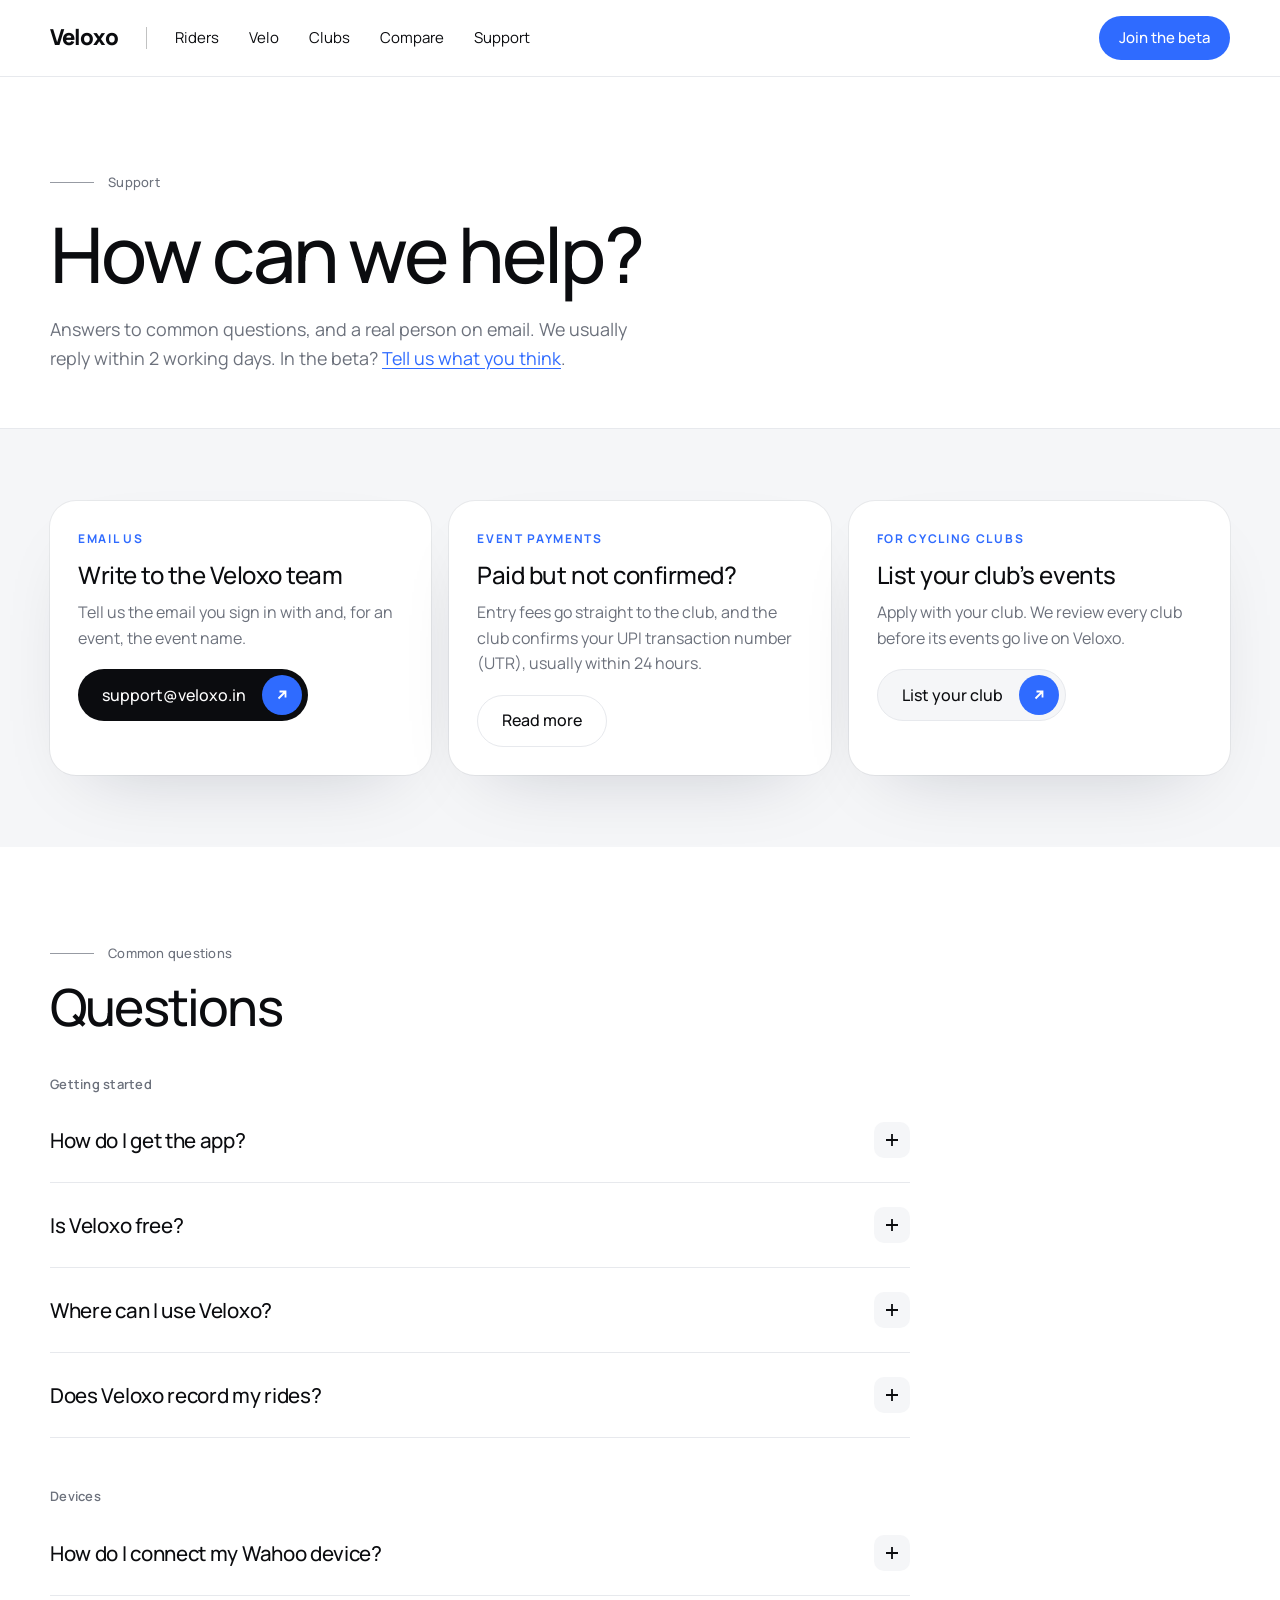
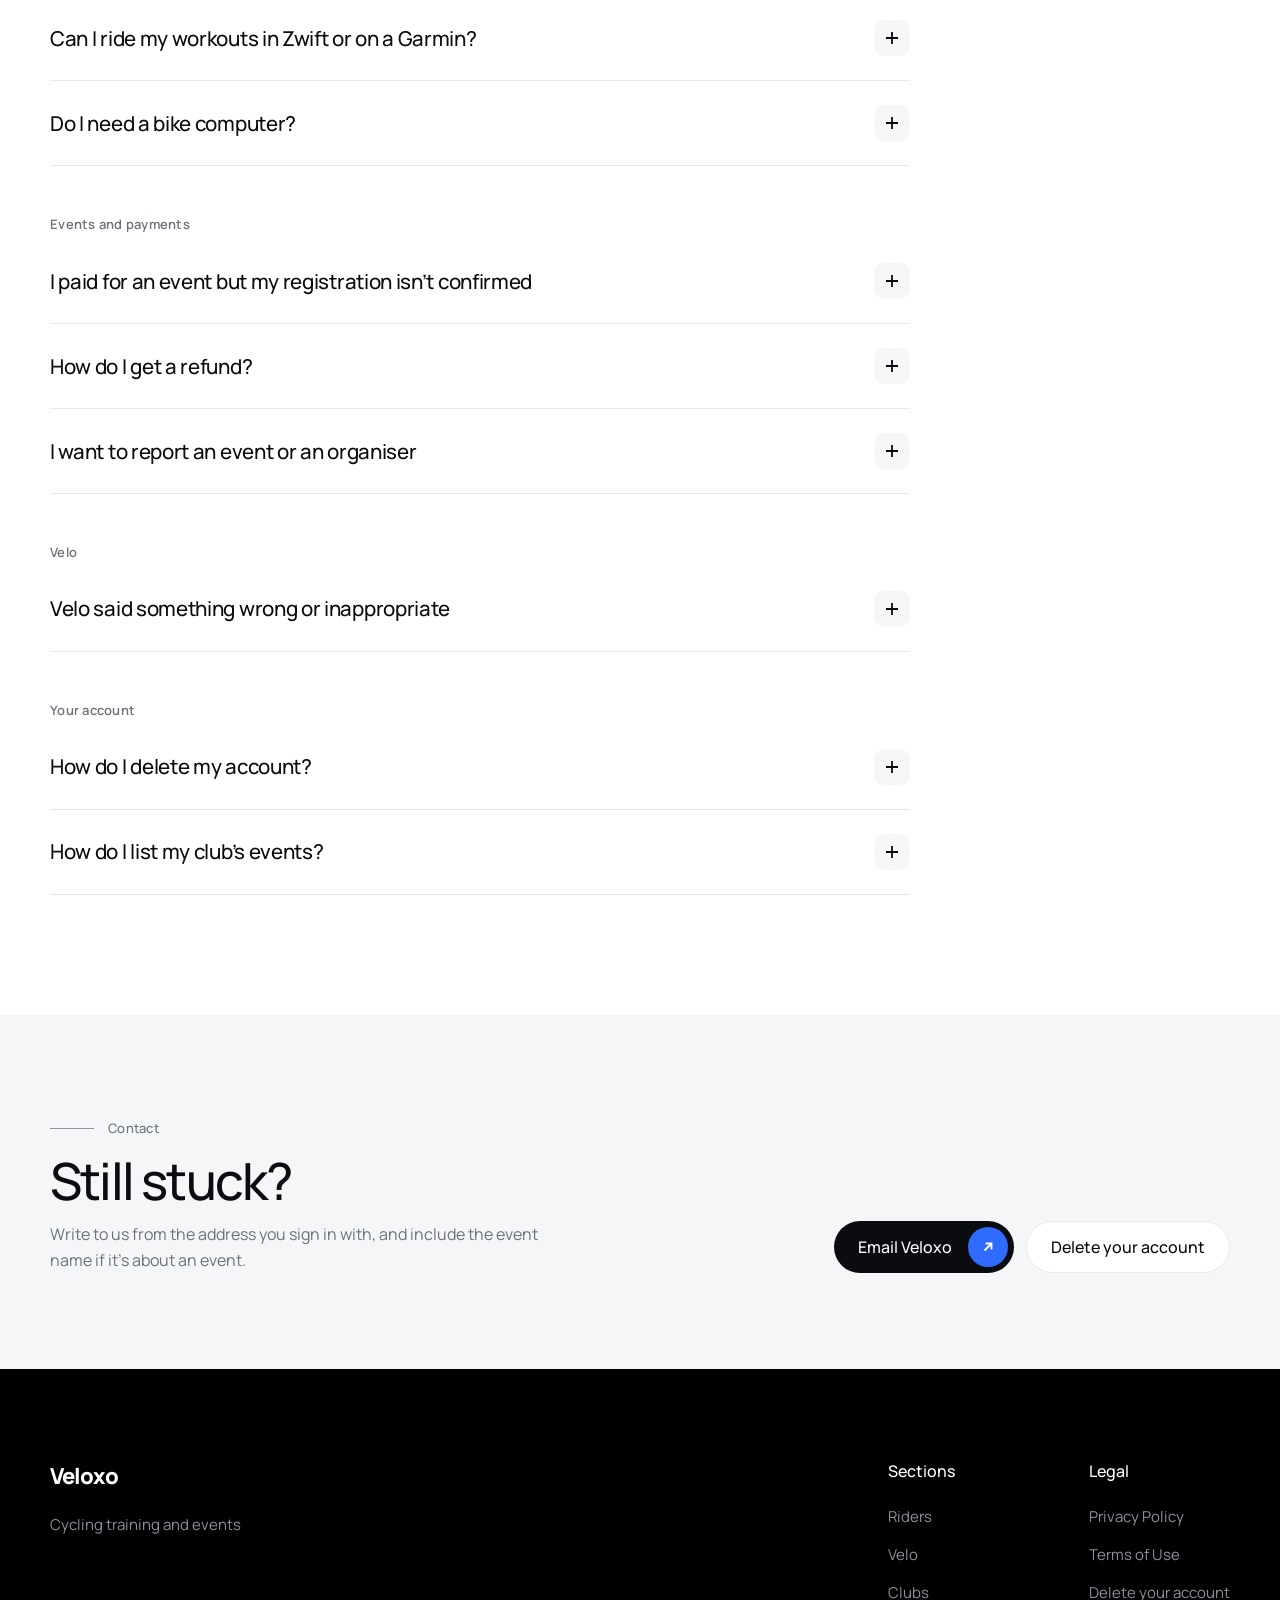
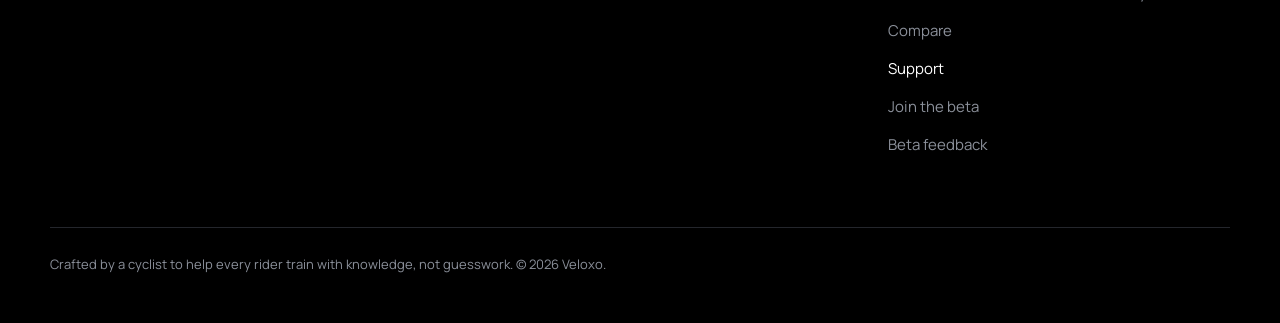
<file: support.html>
<!doctype html>
<html lang="en-IN">
<head>
<meta charset="utf-8">
<meta name="viewport" content="width=device-width, initial-scale=1, viewport-fit=cover">
<title>Support · Veloxo</title>
<meta name="description" content="Get help with Veloxo: contact us, event payments, devices, Velo and your account.">
<link rel="canonical" href="https://veloxo.in/support.html">
<link rel="icon" href="assets/app-icon-512.png">
<meta name="theme-color" content="#ffffff">
<link rel="preconnect" href="https://fonts.googleapis.com">
<link rel="preconnect" href="https://fonts.gstatic.com" crossorigin>
<link rel="stylesheet" href="https://fonts.googleapis.com/css2?family=Manrope:wght@300;400;500;600;700;800&display=swap">
<link rel="stylesheet" href="pages.css">
</head>
<body>
<a class="skip" href="#main">Skip to content</a>
<header class="nav">
  <div class="wrap">
    <div class="left">
      <a class="logo" href="index.html" aria-label="Veloxo home">Veloxo</a>
      <span class="sep" aria-hidden="true"></span>
      <nav class="links" aria-label="Sections">
        <a href="index.html#riders">Riders</a>
        <a href="index.html#velo">Velo</a>
        <a href="index.html#clubs">Clubs</a>
        <a href="compare.html">Compare</a>
        <a href="support.html" aria-current="page">Support</a>
      </nav>
    </div>
    <a class="cta" href="join.html">Join the beta</a>
  </div>
</header>

<main id="main">
  <section class="lhead">
    <div class="wrap">
      <span class="eyebrow rule">Support</span>
      <h1>How can we help?</h1>
      <p class="lede">Answers to common questions, and a real person on email. We usually reply within 2 working days. In the beta? <a href="feedback.html">Tell us what you think</a>.</p>
    </div>
  </section>

  <section class="short">
    <div class="wrap">
      <div class="hcards">
        <article class="hcard">
          <span class="tag">Email us</span>
          <h3>Write to the Veloxo team</h3>
          <p>Tell us the email you sign in with and, for an event, the event name.</p>
          <a class="btn dark" href="mailto:support@veloxo.in">support@veloxo.in <span class="dot"><svg viewBox="0 0 16 16" fill="none" stroke="currentColor" stroke-width="1.8" aria-hidden="true"><path d="M4.5 11.5 11.5 4.5M5.5 4.5h6v6"/></svg></span></a>
        </article>
        <article class="hcard">
          <span class="tag">Event payments</span>
          <h3>Paid but not confirmed?</h3>
          <p>Entry fees go straight to the club, and the club confirms your UPI transaction number (UTR), usually within 24 hours.</p>
          <a class="btn plain" href="#events">Read more</a>
        </article>
        <article class="hcard">
          <span class="tag">For cycling clubs</span>
          <h3>List your club’s events</h3>
          <p>Apply with your club. We review every club before its events go live on Veloxo.</p>
          <a class="btn grey" href="join.html?role=club">List your club <span class="dot"><svg viewBox="0 0 16 16" fill="none" stroke="currentColor" stroke-width="1.8" aria-hidden="true"><path d="M4.5 11.5 11.5 4.5M5.5 4.5h6v6"/></svg></span></a>
        </article>
      </div>
    </div>
  </section>

  <section class="faq">
    <div class="wrap">
      <div class="head">
        <span class="eyebrow rule">Common questions</span>
        <h2>Questions</h2>
      </div>
      <div class="faq-list">
        <h3 class="grp" id="start">Getting started</h3>
        <details><summary>How do I get the app?<span class="pm"><svg viewBox="0 0 14 14" fill="none" stroke="currentColor" stroke-width="1.8" aria-hidden="true"><path d="M7 1v12M1 7h12"/></svg></span></summary><p class="ans">Veloxo is in beta on Android. <a href="join.html">Join the beta</a> and we’ll send you the app.</p></details>
        <details><summary>Is Veloxo free?<span class="pm"><svg viewBox="0 0 14 14" fill="none" stroke="currentColor" stroke-width="1.8" aria-hidden="true"><path d="M7 1v12M1 7h12"/></svg></span></summary><p class="ans">Yes, while we test. Velo Pro (more coaching) and Organiser Pro (more events a year) come later, and you’ll always be told before anything costs money.</p></details>
        <details><summary>Where can I use Veloxo?<span class="pm"><svg viewBox="0 0 14 14" fill="none" stroke="currentColor" stroke-width="1.8" aria-hidden="true"><path d="M7 1v12M1 7h12"/></svg></span></summary><p class="ans">Training works anywhere. Events come from the cycling clubs that list them on Veloxo, and more clubs join as we grow.</p></details>
        <details><summary>Does Veloxo record my rides?<span class="pm"><svg viewBox="0 0 14 14" fill="none" stroke="currentColor" stroke-width="1.8" aria-hidden="true"><path d="M7 1v12M1 7h12"/></svg></span></summary><p class="ans">No. Your device or Zwift records the ride, then it syncs to Veloxo automatically and ticks off your plan.</p></details>
        <h3 class="grp" id="devices">Devices</h3>
        <details><summary>How do I connect my Wahoo device?<span class="pm"><svg viewBox="0 0 14 14" fill="none" stroke="currentColor" stroke-width="1.8" aria-hidden="true"><path d="M7 1v12M1 7h12"/></svg></span></summary><p class="ans">In the app, open your profile → Devices → Wahoo → Connect, and sign in to Wahoo. You can disconnect it the same way at any time.</p></details>
        <details><summary>Can I ride my workouts in Zwift or on a Garmin?<span class="pm"><svg viewBox="0 0 14 14" fill="none" stroke="currentColor" stroke-width="1.8" aria-hidden="true"><path d="M7 1v12M1 7h12"/></svg></span></summary><p class="ans">Yes, through Intervals.icu (free). In the app, open your profile → Devices → Intervals.icu → Connect. Then, in Intervals.icu settings, connect Zwift and/or Garmin Connect. Your workouts go there, and your rides come back to Veloxo.</p></details>
        <details><summary>Do I need a bike computer?<span class="pm"><svg viewBox="0 0 14 14" fill="none" stroke="currentColor" stroke-width="1.8" aria-hidden="true"><path d="M7 1v12M1 7h12"/></svg></span></summary><p class="ans">No. You can follow every workout in the app.</p></details>
        <h3 class="grp" id="events">Events and payments</h3>
        <details><summary>I paid for an event but my registration isn’t confirmed<span class="pm"><svg viewBox="0 0 14 14" fill="none" stroke="currentColor" stroke-width="1.8" aria-hidden="true"><path d="M7 1v12M1 7h12"/></svg></span></summary><p class="ans">Entry fees go straight to the club’s UPI ID. The club checks the transaction number (UTR) you entered and confirms it, usually within 24 hours. If it’s been longer, contact the club from the event page, or email us.</p></details>
        <details><summary>How do I get a refund?<span class="pm"><svg viewBox="0 0 14 14" fill="none" stroke="currentColor" stroke-width="1.8" aria-hidden="true"><path d="M7 1v12M1 7h12"/></svg></span></summary><p class="ans">Refunds are paid by the club that runs the event, following the refund policy shown on the event page. Veloxo doesn’t receive or hold entry fees.</p></details>
        <details><summary>I want to report an event or an organiser<span class="pm"><svg viewBox="0 0 14 14" fill="none" stroke="currentColor" stroke-width="1.8" aria-hidden="true"><path d="M7 1v12M1 7h12"/></svg></span></summary><p class="ans">Email us the event name and what’s wrong. We review every report and can unpublish events or remove organisers.</p></details>
        <h3 class="grp" id="velo">Velo</h3>
        <details><summary>Velo said something wrong or inappropriate<span class="pm"><svg viewBox="0 0 14 14" fill="none" stroke="currentColor" stroke-width="1.8" aria-hidden="true"><path d="M7 1v12M1 7h12"/></svg></span></summary><p class="ans">Sorry about that. Velo, your Sports Intelligence (SI) coach, runs on AI and can make mistakes. Email us the message and the date so we can look into it. Velo’s advice is general training guidance, not medical advice.</p></details>
        <h3 class="grp" id="account">Your account</h3>
        <details><summary>How do I delete my account?<span class="pm"><svg viewBox="0 0 14 14" fill="none" stroke="currentColor" stroke-width="1.8" aria-hidden="true"><path d="M7 1v12M1 7h12"/></svg></span></summary><p class="ans">In the app: Settings → Delete account. Or email us. All the details are on <a href="delete-account.html">Delete your account</a>.</p></details>
        <details><summary>How do I list my club’s events?<span class="pm"><svg viewBox="0 0 14 14" fill="none" stroke="currentColor" stroke-width="1.8" aria-hidden="true"><path d="M7 1v12M1 7h12"/></svg></span></summary><p class="ans">Fill in the <a href="join.html?role=club">club form</a>. We’ll send you Veloxo Organiser, our app for clubs, and review your club before its events go live.</p></details>
      </div>
    </div>
  </section>

  <section class="ask">
    <div class="wrap">
      <div>
        <span class="eyebrow rule">Contact</span>
        <h2>Still stuck?</h2>
        <p>Write to us from the address you sign in with, and include the event name if it’s about an event.</p>
      </div>
      <div class="actions">
        <a class="btn dark" href="mailto:support@veloxo.in">Email Veloxo <span class="dot"><svg viewBox="0 0 16 16" fill="none" stroke="currentColor" stroke-width="1.8" aria-hidden="true"><path d="M4.5 11.5 11.5 4.5M5.5 4.5h6v6"/></svg></span></a>
        <a class="btn plain" href="delete-account.html">Delete your account</a>
      </div>
    </div>
  </section>
</main>

<footer>
  <div class="wrap">
    <div class="foot">
      <div class="about">
        <a class="logo" href="index.html">Veloxo</a>
        <p>Cycling training and events</p>
      </div>
      <div class="fcol"><h4>Sections</h4><a href="index.html#riders">Riders</a><a href="index.html#velo">Velo</a><a href="index.html#clubs">Clubs</a><a href="compare.html">Compare</a><a href="support.html" aria-current="page">Support</a><a href="join.html">Join the beta</a><a href="feedback.html">Beta feedback</a></div>
      <div class="fcol"><h4>Legal</h4><a href="privacy.html">Privacy Policy</a><a href="terms.html">Terms of Use</a><a href="delete-account.html">Delete your account</a></div>
    </div>
    <p class="legal">Crafted by a cyclist to help every rider train with knowledge, not guesswork. © 2026 Veloxo.</p>
  </div>
</footer>
</body>
</html>
</file>
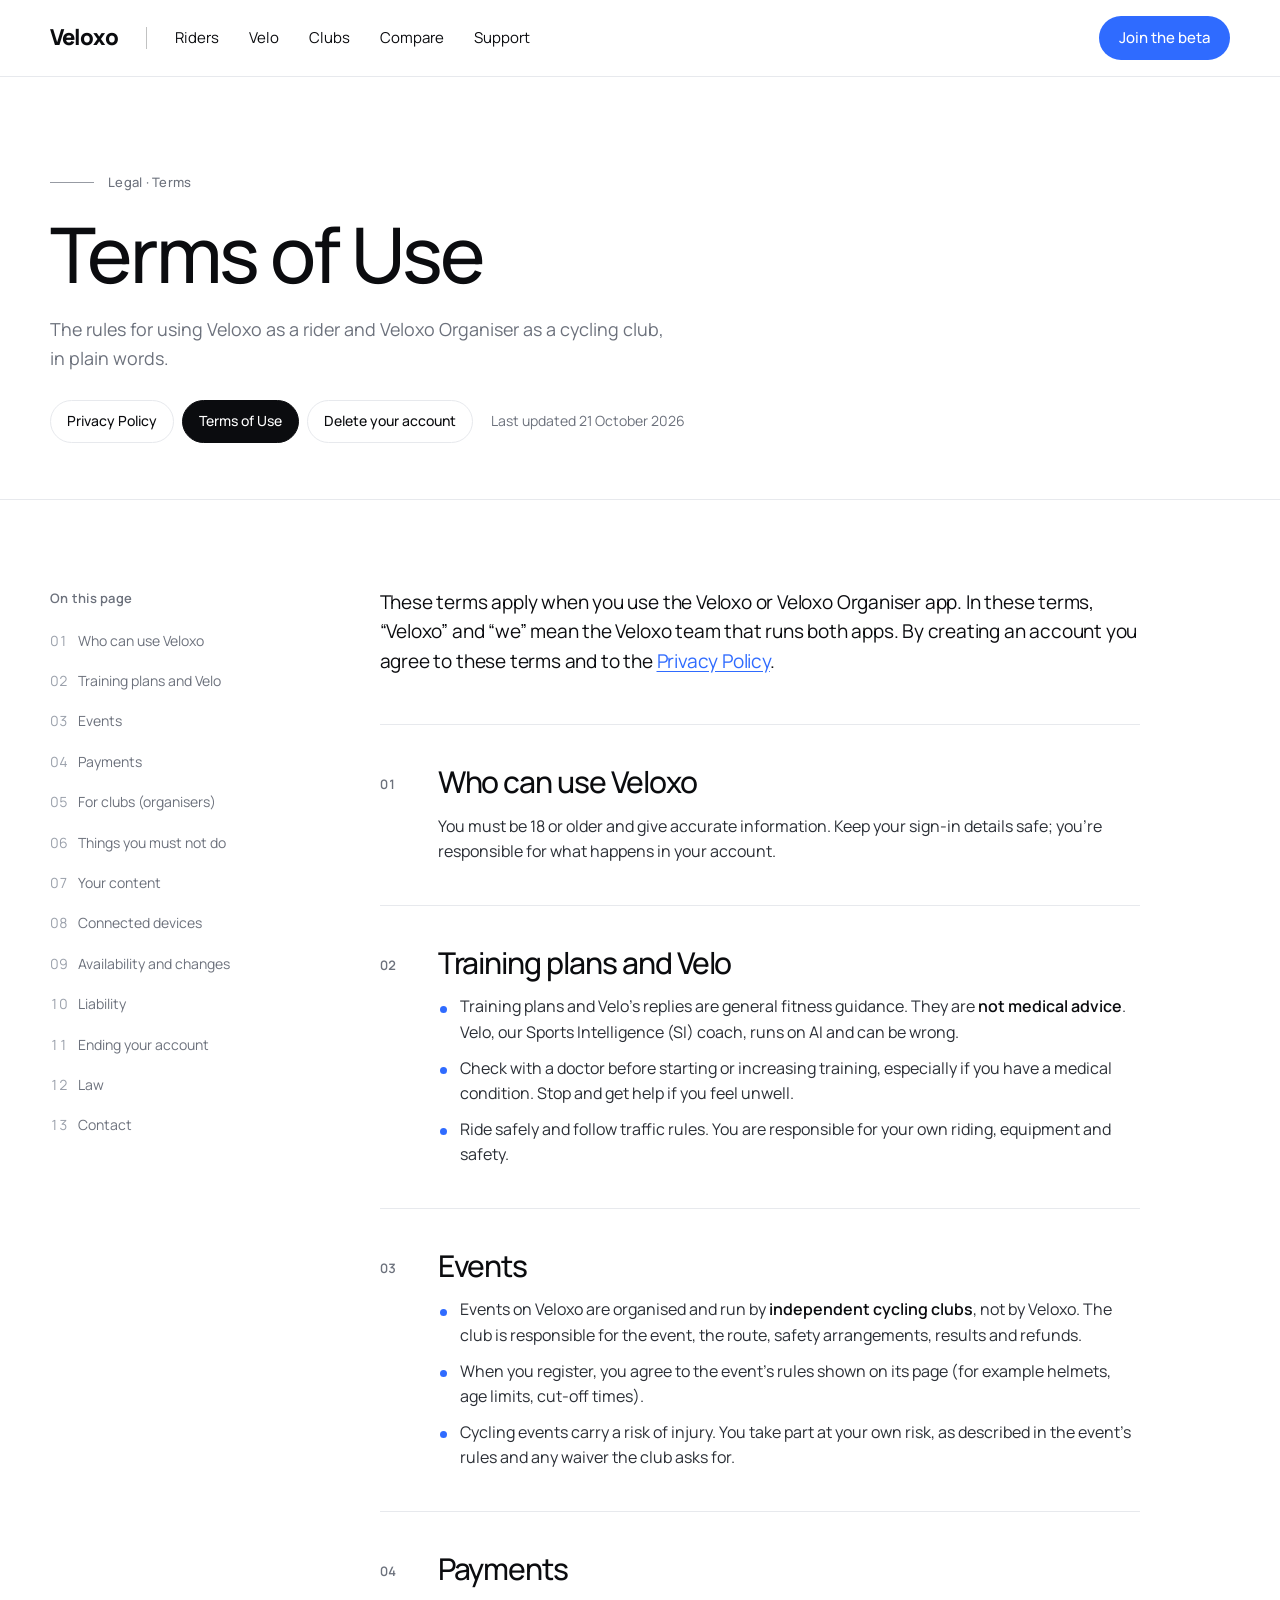
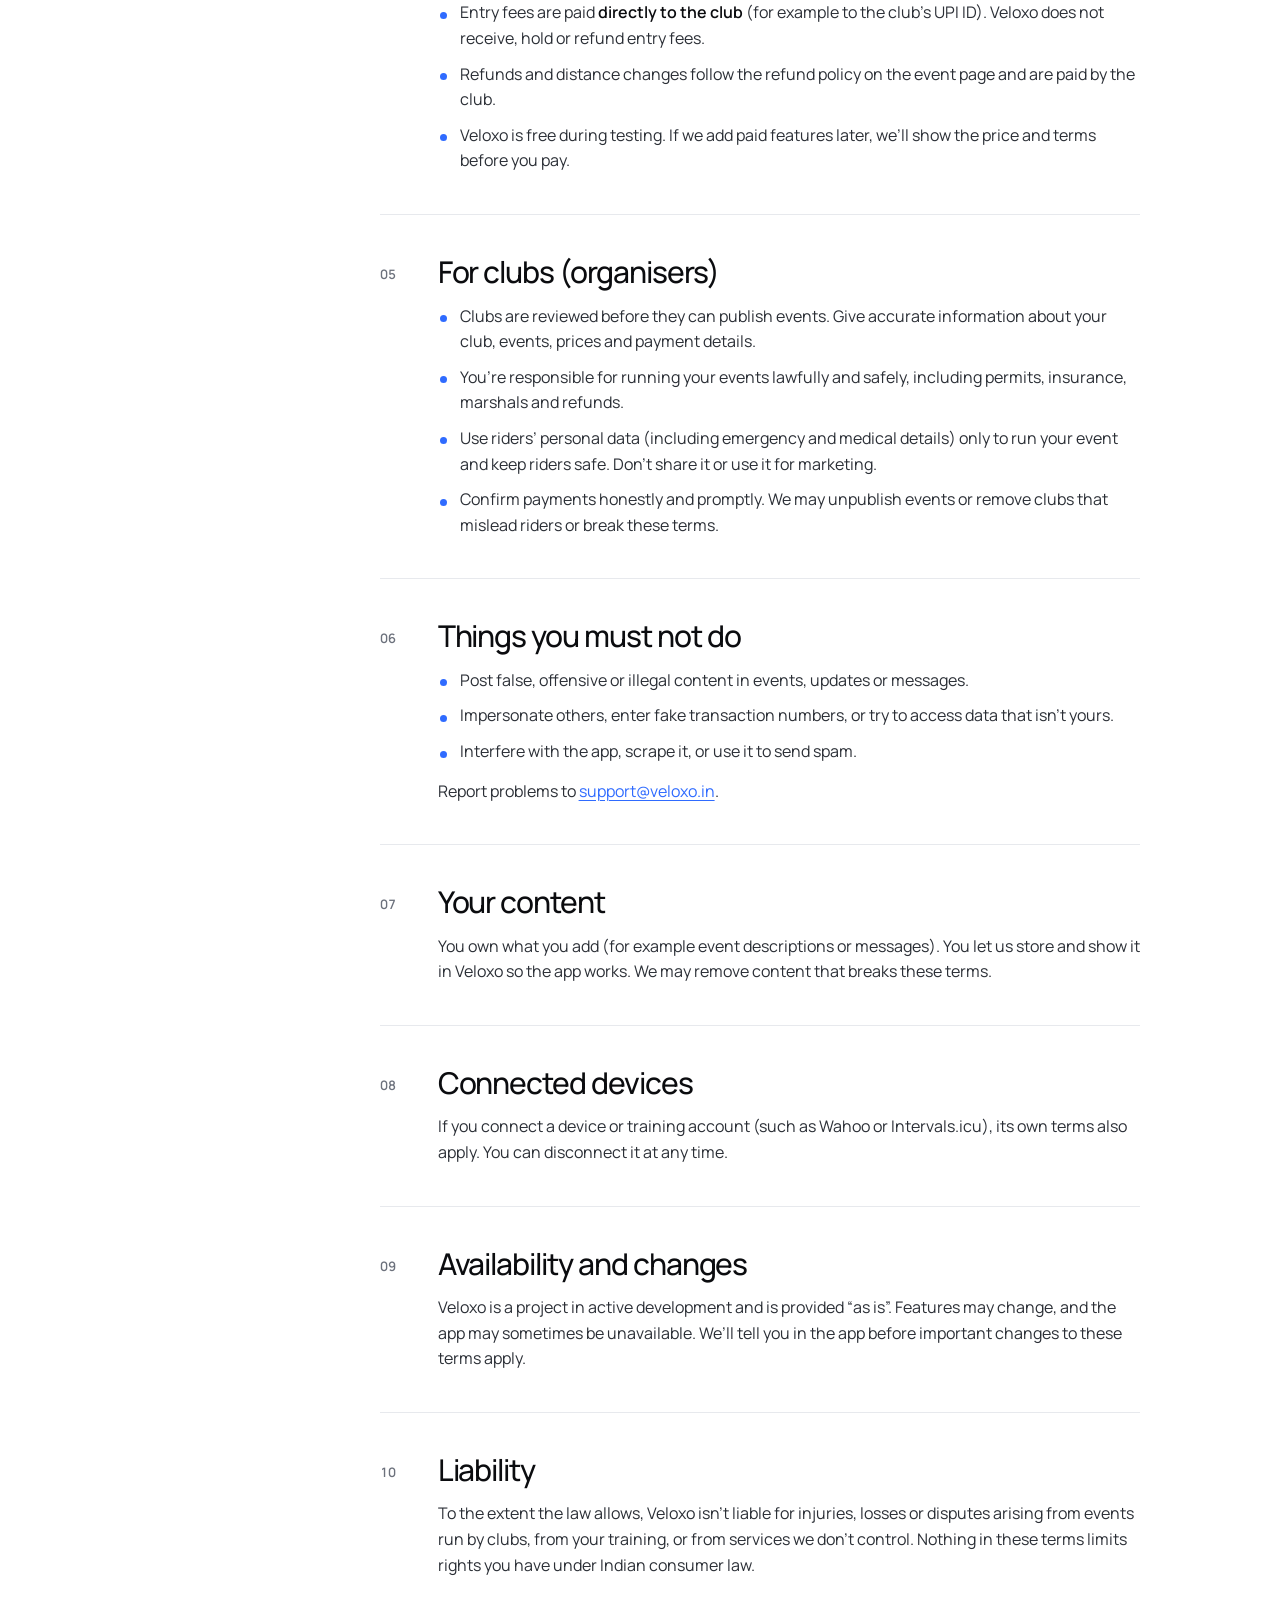
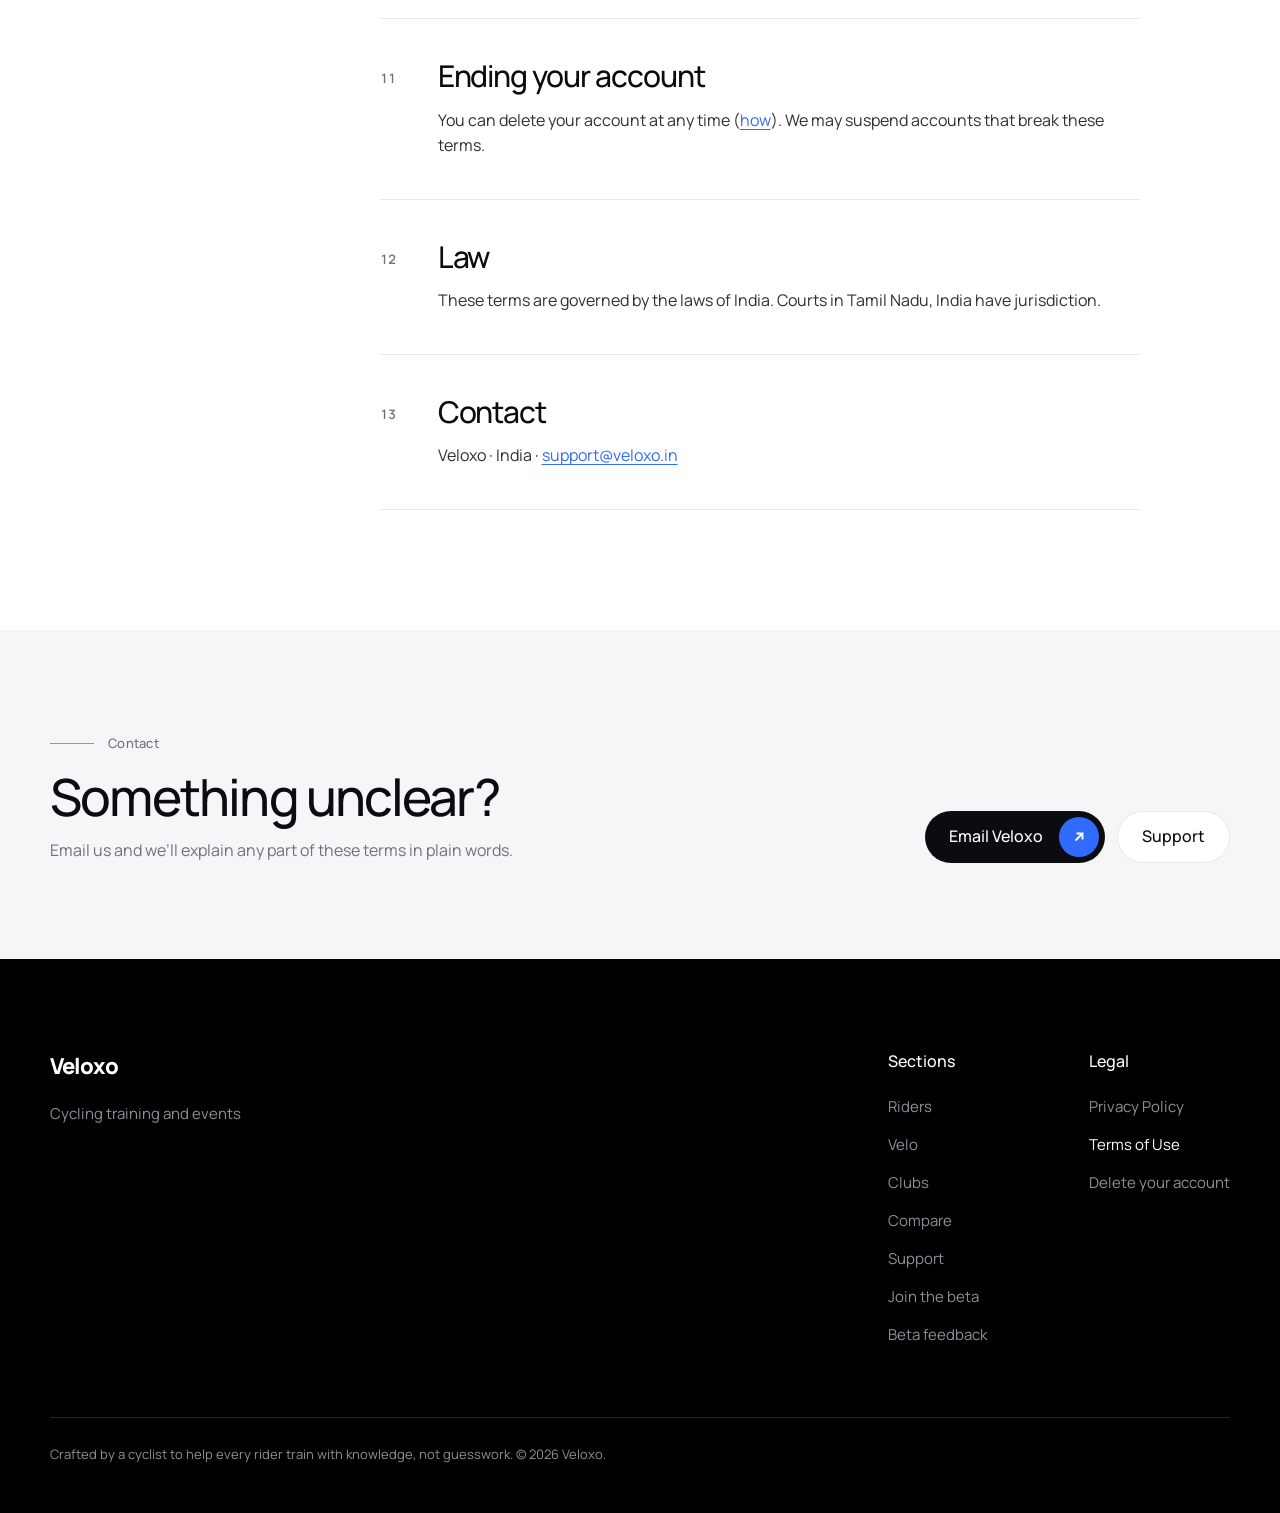
<file: terms.html>
<!doctype html>
<html lang="en-IN">
<head>
<meta charset="utf-8">
<meta name="viewport" content="width=device-width, initial-scale=1, viewport-fit=cover">
<title>Terms of Use · Veloxo</title>
<meta name="description" content="The terms for using the Veloxo app as a rider or a cycling club.">
<link rel="canonical" href="https://veloxo.in/terms.html">
<link rel="icon" href="assets/app-icon-512.png">
<meta name="theme-color" content="#ffffff">
<link rel="preconnect" href="https://fonts.googleapis.com">
<link rel="preconnect" href="https://fonts.gstatic.com" crossorigin>
<link rel="stylesheet" href="https://fonts.googleapis.com/css2?family=Manrope:wght@300;400;500;600;700;800&display=swap">
<link rel="stylesheet" href="pages.css">
</head>
<body>
<a class="skip" href="#main">Skip to content</a>
<header class="nav">
  <div class="wrap">
    <div class="left">
      <a class="logo" href="index.html" aria-label="Veloxo home">Veloxo</a>
      <span class="sep" aria-hidden="true"></span>
      <nav class="links" aria-label="Sections">
        <a href="index.html#riders">Riders</a>
        <a href="index.html#velo">Velo</a>
        <a href="index.html#clubs">Clubs</a>
        <a href="compare.html">Compare</a>
        <a href="support.html">Support</a>
      </nav>
    </div>
    <a class="cta" href="join.html">Join the beta</a>
  </div>
</header>

<main id="main">
  <section class="lhead">
    <div class="wrap">
      <span class="eyebrow rule">Legal · Terms</span>
      <h1>Terms of Use</h1>
      <p class="lede">The rules for using Veloxo as a rider and Veloxo Organiser as a cycling club, in plain words.</p>
      <div class="meta">
        <nav class="tabs" aria-label="Legal pages"><a href="privacy.html">Privacy Policy</a><a href="terms.html" aria-current="page">Terms of Use</a><a href="delete-account.html">Delete your account</a></nav>
        <span class="updated">Last updated 21 October 2026</span>
      </div>
    </div>
  </section>

  <section class="ldoc">
    <div class="wrap">
      <nav class="toc" aria-label="On this page"><b>On this page</b><a href="#who"><span>01</span>Who can use Veloxo</a><a href="#training"><span>02</span>Training plans and Velo</a><a href="#events"><span>03</span>Events</a><a href="#payments"><span>04</span>Payments</a><a href="#clubs"><span>05</span>For clubs (organisers)</a><a href="#not"><span>06</span>Things you must not do</a><a href="#content"><span>07</span>Your content</a><a href="#devices"><span>08</span>Connected devices</a><a href="#availability"><span>09</span>Availability and changes</a><a href="#liability"><span>10</span>Liability</a><a href="#ending"><span>11</span>Ending your account</a><a href="#law"><span>12</span>Law</a><a href="#contact"><span>13</span>Contact</a></nav>
      <div class="content">
        <p class="intro">These terms apply when you use the Veloxo or Veloxo Organiser app. In these terms, “Veloxo” and “we” mean the Veloxo team that runs both apps. By creating an account you agree to these terms and to the <a href="privacy.html">Privacy Policy</a>.</p>
        <section class="sec" id="who">
          <span class="k">01</span>
          <div class="b">
            <h2>Who can use Veloxo</h2>
<p>You must be 18 or older and give accurate information. Keep your sign-in details safe; you’re responsible for what happens in your account.</p>
          </div>
        </section>
        <section class="sec" id="training">
          <span class="k">02</span>
          <div class="b">
            <h2>Training plans and Velo</h2>
<ul>
              <li>Training plans and Velo’s replies are general fitness guidance. They are <strong>not medical advice</strong>. Velo, our Sports Intelligence (SI) coach, runs on AI and can be wrong.</li>
              <li>Check with a doctor before starting or increasing training, especially if you have a medical condition. Stop and get help if you feel unwell.</li>
              <li>Ride safely and follow traffic rules. You are responsible for your own riding, equipment and safety.</li>
            </ul>
          </div>
        </section>
        <section class="sec" id="events">
          <span class="k">03</span>
          <div class="b">
            <h2>Events</h2>
<ul>
              <li>Events on Veloxo are organised and run by <strong>independent cycling clubs</strong>, not by Veloxo. The club is responsible for the event, the route, safety arrangements, results and refunds.</li>
              <li>When you register, you agree to the event’s rules shown on its page (for example helmets, age limits, cut-off times).</li>
              <li>Cycling events carry a risk of injury. You take part at your own risk, as described in the event’s rules and any waiver the club asks for.</li>
            </ul>
          </div>
        </section>
        <section class="sec" id="payments">
          <span class="k">04</span>
          <div class="b">
            <h2>Payments</h2>
<ul>
              <li>Entry fees are paid <strong>directly to the club</strong> (for example to the club’s UPI ID). Veloxo does not receive, hold or refund entry fees.</li>
              <li>Refunds and distance changes follow the refund policy on the event page and are paid by the club.</li>
              <li>Veloxo is free during testing. If we add paid features later, we’ll show the price and terms before you pay.</li>
            </ul>
          </div>
        </section>
        <section class="sec" id="clubs">
          <span class="k">05</span>
          <div class="b">
            <h2>For clubs (organisers)</h2>
<ul>
              <li>Clubs are reviewed before they can publish events. Give accurate information about your club, events, prices and payment details.</li>
              <li>You’re responsible for running your events lawfully and safely, including permits, insurance, marshals and refunds.</li>
              <li>Use riders’ personal data (including emergency and medical details) only to run your event and keep riders safe. Don’t share it or use it for marketing.</li>
              <li>Confirm payments honestly and promptly. We may unpublish events or remove clubs that mislead riders or break these terms.</li>
            </ul>
          </div>
        </section>
        <section class="sec" id="not">
          <span class="k">06</span>
          <div class="b">
            <h2>Things you must not do</h2>
<ul>
              <li>Post false, offensive or illegal content in events, updates or messages.</li>
              <li>Impersonate others, enter fake transaction numbers, or try to access data that isn’t yours.</li>
              <li>Interfere with the app, scrape it, or use it to send spam.</li>
            </ul>
            <p>Report problems to <a href="mailto:support@veloxo.in">support@veloxo.in</a>.</p>
          </div>
        </section>
        <section class="sec" id="content">
          <span class="k">07</span>
          <div class="b">
            <h2>Your content</h2>
<p>You own what you add (for example event descriptions or messages). You let us store and show it in Veloxo so the app works. We may remove content that breaks these terms.</p>
          </div>
        </section>
        <section class="sec" id="devices">
          <span class="k">08</span>
          <div class="b">
            <h2>Connected devices</h2>
<p>If you connect a device or training account (such as Wahoo or Intervals.icu), its own terms also apply. You can disconnect it at any time.</p>
          </div>
        </section>
        <section class="sec" id="availability">
          <span class="k">09</span>
          <div class="b">
            <h2>Availability and changes</h2>
<p>Veloxo is a project in active development and is provided “as is”. Features may change, and the app may sometimes be unavailable. We’ll tell you in the app before important changes to these terms apply.</p>
          </div>
        </section>
        <section class="sec" id="liability">
          <span class="k">10</span>
          <div class="b">
            <h2>Liability</h2>
<p>To the extent the law allows, Veloxo isn’t liable for injuries, losses or disputes arising from events run by clubs, from your training, or from services we don’t control. Nothing in these terms limits rights you have under Indian consumer law.</p>
          </div>
        </section>
        <section class="sec" id="ending">
          <span class="k">11</span>
          <div class="b">
            <h2>Ending your account</h2>
<p>You can delete your account at any time (<a href="delete-account.html">how</a>). We may suspend accounts that break these terms.</p>
          </div>
        </section>
        <section class="sec" id="law">
          <span class="k">12</span>
          <div class="b">
            <h2>Law</h2>
<p>These terms are governed by the laws of India. Courts in Tamil Nadu, India have jurisdiction.</p>
          </div>
        </section>
        <section class="sec" id="contact">
          <span class="k">13</span>
          <div class="b">
            <h2>Contact</h2>
<p>Veloxo · India · <a href="mailto:support@veloxo.in">support@veloxo.in</a></p>
          </div>
        </section>
      </div>
    </div>
  </section>

  <section class="ask">
    <div class="wrap">
      <div>
        <span class="eyebrow rule">Contact</span>
        <h2>Something unclear?</h2>
        <p>Email us and we’ll explain any part of these terms in plain words.</p>
      </div>
      <div class="actions">
        <a class="btn dark" href="mailto:support@veloxo.in">Email Veloxo <span class="dot"><svg viewBox="0 0 16 16" fill="none" stroke="currentColor" stroke-width="1.8" aria-hidden="true"><path d="M4.5 11.5 11.5 4.5M5.5 4.5h6v6"/></svg></span></a>
        <a class="btn plain" href="support.html">Support</a>
      </div>
    </div>
  </section>
</main>

<footer>
  <div class="wrap">
    <div class="foot">
      <div class="about">
        <a class="logo" href="index.html">Veloxo</a>
        <p>Cycling training and events</p>
      </div>
      <div class="fcol"><h4>Sections</h4><a href="index.html#riders">Riders</a><a href="index.html#velo">Velo</a><a href="index.html#clubs">Clubs</a><a href="compare.html">Compare</a><a href="support.html">Support</a><a href="join.html">Join the beta</a><a href="feedback.html">Beta feedback</a></div>
      <div class="fcol"><h4>Legal</h4><a href="privacy.html">Privacy Policy</a><a href="terms.html" aria-current="page">Terms of Use</a><a href="delete-account.html">Delete your account</a></div>
    </div>
    <p class="legal">Crafted by a cyclist to help every rider train with knowledge, not guesswork. © 2026 Veloxo.</p>
  </div>
</footer>
</body>
</html>
</file>
<file: home.css>
/*
 * Veloxo home page (2026-10-21 design). Shared tokens match pages.css (legal, support, join).
 * Layout: Perform-style editorial scroll. Full-bleed photo hero -> white statement + app screen -> stacked sticky feature cards -> coach quote -> black "how it works" story -> clubs -> trust -> FAQ -> full-bleed CTA -> black footer. One look (light page, deliberate dark bands).
 */
:root{
  color-scheme: light;
  --paper:#FFFFFF;
  --mist:#F5F6F8;
  --line:#E7E9ED;
  --ink:#0B0C0F;
  --muted:#6C717C;
  --soft:#9AA0AB;
  --night:#000000;
  --night-2:#111216;
  --night-line:#24262C;
  --night-muted:#8B909A;
  --blue:#2F6BFF;
  --blue-deep:#1B49C9;
  --ok:#22C55E;
  --on-photo:#FFFFFF;
  --glass:rgba(255,255,255,.14);
  --glass-line:rgba(255,255,255,.28);
  --font: "Manrope", ui-sans-serif, system-ui, -apple-system, "Segoe UI", Roboto, Helvetica, Arial, sans-serif;
  --wrap: 1180px;
  --gutter-l: max(20px, env(safe-area-inset-left, 0px));
  --gutter-r: max(20px, env(safe-area-inset-right, 0px));
}
*{box-sizing:border-box}
html{scroll-behavior:smooth}
@media (prefers-reduced-motion: reduce){html{scroll-behavior:auto}}
body{margin:0;background:var(--paper);color:var(--ink);font-family:var(--font);font-size:16px;line-height:1.55;-webkit-font-smoothing:antialiased;overflow-x:clip}
a{color:inherit;text-decoration:none}
img{display:block;max-width:100%}
h1,h2,h3{margin:0;font-weight:500;letter-spacing:-.035em;text-wrap:balance}
p{margin:0}
.wrap{max-width:calc(var(--wrap) + 40px);margin-inline:auto;padding-left:var(--gutter-l);padding-right:var(--gutter-r)}
.eyebrow{font-size:13px;font-weight:500;color:var(--muted);letter-spacing:.02em;display:inline-flex;align-items:center;gap:14px}
.eyebrow.rule::before{content:"";width:44px;height:1px;background:currentColor;opacity:.7}
:focus-visible{outline:2px solid var(--blue);outline-offset:3px;border-radius:999px}

/* ---------- Buttons ---------- */
.btn{display:inline-flex;align-items:center;gap:16px;height:52px;padding:0 6px 0 24px;border-radius:999px;font-weight:500;font-size:16px;white-space:nowrap;transition:transform .3s cubic-bezier(.2,.7,.2,1),background .3s}
.btn .dot{width:40px;height:40px;border-radius:50%;display:grid;place-items:center;background:var(--blue);color:#fff;transition:transform .35s cubic-bezier(.2,.7,.2,1)}
.btn .dot svg{width:16px;height:16px}
.btn:hover .dot{transform:rotate(45deg)}
.btn.light{background:var(--paper);color:var(--ink)}
.btn.grey{background:var(--mist);color:var(--ink);border:1px solid var(--line)}
.btn.ghost{background:transparent;color:var(--on-photo);border:1px solid var(--glass-line);padding:0 24px}
.btn.ghost:hover{background:var(--glass)}
.btn.blue{background:var(--blue);color:#fff;padding:0 22px;height:44px;font-size:15px}
.btn.blue:hover{background:var(--blue-deep)}

/* ---------- Nav ---------- */
.nav{position:fixed;top:0;left:0;right:0;z-index:50;padding-top:env(safe-area-inset-top,0px);transition:background .35s,box-shadow .35s,color .35s;color:var(--on-photo)}
.nav .wrap{display:flex;align-items:center;justify-content:space-between;height:76px;gap:24px}
.nav .left{display:flex;align-items:center;gap:28px;min-width:0}
.logo{font-weight:800;font-size:22px;letter-spacing:-.04em;display:flex;align-items:center;gap:10px}
.nav .sep{width:1px;height:22px;background:currentColor;opacity:.45}
.nav .links{display:flex;gap:30px;font-size:15px;opacity:.92}
.nav .links a{position:relative}
.nav .links a::after{content:"";position:absolute;left:0;right:0;bottom:-4px;height:1px;background:currentColor;transform:scaleX(0);transform-origin:left;transition:transform .3s}
.nav .links a:hover::after{transform:scaleX(1)}
.nav .cta{height:44px;padding:0 20px;border-radius:999px;background:var(--glass);border:1px solid var(--glass-line);backdrop-filter:blur(12px);-webkit-backdrop-filter:blur(12px);display:inline-flex;align-items:center;font-size:15px;font-weight:500;transition:background .3s,color .3s,border-color .3s}
.nav.glass{background:rgba(12,14,20,.38);backdrop-filter:blur(18px) saturate(140%);-webkit-backdrop-filter:blur(18px) saturate(140%);box-shadow:0 1px 0 rgba(255,255,255,.12)}
.nav.solid{background:rgba(255,255,255,.86);backdrop-filter:blur(16px);-webkit-backdrop-filter:blur(16px);box-shadow:0 1px 0 var(--line);color:var(--ink)}
.nav.solid .cta{background:var(--blue);border-color:var(--blue);color:#fff}
body::before{content:"";position:fixed;inset:0 0 auto;height:env(safe-area-inset-top,0px);z-index:60;background:#000}

/* ---------- Hero ---------- */
.hero{position:relative;min-height:clamp(640px,92vh,900px);color:var(--on-photo);display:flex;align-items:flex-end;overflow:hidden;background:#2a2219}
.hero .bg{position:absolute;inset:0;width:100%;height:100%;object-fit:cover;object-position:70% 50%;transform:scale(1.06);animation:heroZoom 2.4s cubic-bezier(.2,.7,.2,1) both}
.hero::after{content:"";position:absolute;inset:0;background:radial-gradient(ellipse 60% 75% at 22% 62%,rgba(8,10,16,.55),rgba(8,10,16,0) 70%),linear-gradient(90deg,rgba(8,10,16,.72) 0%,rgba(8,10,16,.48) 40%,rgba(8,10,16,.08) 70%,rgba(8,10,16,0) 85%),linear-gradient(0deg,rgba(0,0,0,.45),rgba(0,0,0,0) 45%),linear-gradient(180deg,rgba(0,0,0,.35),rgba(0,0,0,0) 22%)}
.hero .wrap{position:relative;z-index:2;width:100%;padding-block:150px 90px}
.hero-copy{max-width:620px;display:grid;gap:26px}
.hero h1{font-size:clamp(44px,6.4vw,88px);line-height:1.02;font-weight:500;text-shadow:0 2px 24px rgba(0,0,0,.35)}
.hero-copy{text-shadow:0 1px 14px rgba(0,0,0,.35)}
.hero h1 em{font-style:normal;color:#D6E2FF}
.hero .lede{font-size:clamp(16px,1.35vw,18px);line-height:1.6;max-width:540px;color:rgba(255,255,255,.96)}
.hero .eyebrow{color:#fff}
.live{width:8px;height:8px;border-radius:50%;background:var(--ok);box-shadow:0 0 0 0 rgba(34,197,94,.6);animation:pulse 2s infinite}
.hero .actions{display:flex;flex-wrap:wrap;gap:12px;margin-top:6px}
.works{display:grid;gap:10px;border-left:1px solid rgba(255,255,255,.55);padding-left:24px;margin-top:22px}
.works small{font-size:14px;color:rgba(255,255,255,.92)}
.works .brands{display:flex;flex-wrap:wrap;gap:8px 18px;font-weight:600;font-size:17px;letter-spacing:-.01em}
.works .brands span:last-child{font-weight:400;opacity:.9;font-size:14px;align-self:center}
.hero-anim > *{animation:rise 1s cubic-bezier(.2,.7,.2,1) both}
.hero-anim > *:nth-child(2){animation-delay:.08s}.hero-anim > *:nth-child(3){animation-delay:.16s}.hero-anim > *:nth-child(4){animation-delay:.24s}.hero-anim > *:nth-child(5){animation-delay:.32s}
.float{position:absolute;z-index:3;background:rgba(255,255,255,.16);border:1px solid rgba(255,255,255,.3);backdrop-filter:blur(14px);-webkit-backdrop-filter:blur(14px);border-radius:18px;padding:14px 16px;font-size:14px;line-height:1.45;max-width:270px;color:#fff;animation:rise 1s .6s cubic-bezier(.2,.7,.2,1) both}
.float b{display:block;font-size:11px;letter-spacing:.14em;font-weight:700;color:#CFDCFF;margin-bottom:4px}
.float.sync{display:flex;gap:10px;align-items:center;top:150px;right:max(4vw,24px)}
.float.note{right:max(9vw,40px);bottom:90px;animation-delay:.8s}

/* ---------- Intro ---------- */
section{position:relative}
.intro{padding-block:120px 110px}
.intro-top{display:grid;grid-template-columns:1.25fr 1fr;gap:clamp(32px,8vw,140px);align-items:center}
.statement{font-size:clamp(26px,2.6vw,36px);line-height:1.3;letter-spacing:-.03em;font-weight:500}
.statement span{color:var(--soft)}
.intro-img{border-radius:22px;overflow:hidden;aspect-ratio:16/10;max-width:100%}
.intro-img img{width:100%;height:100%;object-fit:cover;object-position:50% 25%}
.intro-phone{justify-self:center;width:100%;max-width:440px;margin-block:-40px}
.intro-phone img{width:100%;height:auto;mix-blend-mode:multiply}

/* ---------- Riders: stacked cards ---------- */
.riders{padding-block:40px 120px}
.sec-head{text-align:center;display:grid;justify-items:center;gap:18px;margin-bottom:64px}
.sec-head h2{font-size:clamp(36px,4.8vw,64px);line-height:1.05}
.sec-head p{color:var(--muted);max-width:560px;font-size:17px}
.stack{display:grid;gap:56px}
.card{position:sticky;top:calc(100px + var(--i) * 16px);will-change:transform;background:var(--paper);border-radius:30px;padding:18px;display:grid;grid-template-columns:1.08fr 1fr;gap:clamp(24px,5vw,72px);align-items:center;box-shadow:0 1px 0 rgba(0,0,0,.02),0 30px 80px -30px rgba(15,20,40,.18),0 0 0 1px rgba(15,20,40,.04);transform-origin:50% 0}
.card .media{position:relative;border-radius:22px;overflow:hidden;aspect-ratio:1.08/1;background:#ddd;min-width:0}
.card .media img{width:100%;height:100%;object-fit:cover;transition:transform 1.2s cubic-bezier(.2,.7,.2,1)}
.card:hover .media img{transform:scale(1.04)}
.card.wide{grid-template-columns:1.5fr 1fr}
.card .media.shot{aspect-ratio:auto;background:none;border-radius:0;overflow:visible}
.card .media.shot img{height:auto;object-fit:contain;mix-blend-mode:multiply}
.card:hover .media.shot img{transform:none}
.card .body{display:grid;gap:18px;padding-right:clamp(0px,3vw,40px);min-width:0;align-content:center}
.card .tag{font-size:15px;color:var(--muted)}
.card h3{font-size:clamp(28px,3vw,40px);line-height:1.1}
.card p{color:var(--muted);font-size:16px;max-width:460px}
.checks{list-style:none;margin:4px 0 6px;padding:0;display:grid;gap:12px}
.checks li{display:flex;gap:12px;align-items:flex-start;font-size:16px}
.checks svg{flex:none;width:18px;height:18px;margin-top:3px;color:var(--ink)}
.chips{display:flex;flex-wrap:wrap;gap:8px;margin:4px 0 6px}
.chip{border:1px solid var(--line);border-radius:999px;padding:8px 14px;font-size:14px;font-weight:500;background:var(--paper)}
.chip.soon{color:var(--muted);border-style:dashed}
.events{display:grid;gap:0;margin:4px 0 6px;border-top:1px solid var(--line)}
.events div{display:flex;justify-content:space-between;gap:12px;padding:13px 0;border-bottom:1px solid var(--line);font-weight:500}
.events span{color:var(--blue);font-size:14px;font-variant-numeric:tabular-nums}
.card .body .btn{justify-self:start}
/* widgets on photos */
.widget{position:absolute;left:16px;right:16px;bottom:16px;border-radius:18px;padding:16px 18px;color:#fff;background:rgba(10,12,18,.42);border:1px solid rgba(255,255,255,.2);backdrop-filter:blur(14px);-webkit-backdrop-filter:blur(14px)}
.widget .wtop{display:flex;justify-content:space-between;font-size:12px;letter-spacing:.12em;font-weight:700;text-transform:uppercase;color:rgba(255,255,255,.8);margin-bottom:12px}
.bars{display:grid;grid-template-columns:repeat(7,1fr);gap:8px;align-items:end;height:84px}
.bars i{display:block;border-radius:6px;background:rgba(255,255,255,.28);height:var(--h)}
.bars i.on{background:#fff}
.bars i.blue{background:var(--blue)}
.days{display:grid;grid-template-columns:repeat(7,1fr);gap:8px;margin-top:8px;font-size:11px;font-weight:600;color:rgba(255,255,255,.75);text-align:center}
.widget.toast{left:auto;right:16px;top:16px;bottom:auto;display:flex;align-items:center;gap:10px;font-size:14px;font-weight:500;max-width:260px;padding:12px 16px}
.bib{background:linear-gradient(135deg,var(--blue),var(--blue-deep));border:0;display:flex;justify-content:space-between;align-items:flex-end}
.bib small{font-size:11px;letter-spacing:.14em;font-weight:700;opacity:.85}
.bib strong{display:block;font-size:44px;line-height:1;font-weight:700;letter-spacing:-.03em}
.bib .r{text-align:right;font-weight:600;font-size:15px;line-height:1.5}
.ev-meta{display:flex;justify-content:space-between;gap:10px;align-items:center;font-size:14px;font-weight:500}
.ev-meta b{font-size:17px;display:block}
.pill{border-radius:999px;background:#fff;color:var(--ink);font-size:12px;font-weight:700;padding:6px 12px;white-space:nowrap}

/* ---------- Velo coach (chat) ---------- */
.velo{padding-block:120px;background:var(--mist)}
.velo-grid{display:grid;grid-template-columns:1fr 1.05fr;gap:clamp(32px,7vw,110px);align-items:center}
.velo-copy{display:grid;gap:22px;align-content:center;min-width:0}
.velo .eyebrow{color:var(--blue);font-weight:700;letter-spacing:.14em;font-size:12px;text-transform:uppercase}
.velo h2{font-size:clamp(34px,4.2vw,56px);line-height:1.06}
.velo-sub{font-size:17px;color:var(--muted);max-width:460px}
.chat{background:var(--paper);border-radius:28px;box-shadow:0 30px 80px -30px rgba(15,20,40,.22),0 0 0 1px rgba(15,20,40,.05);overflow:hidden;min-width:0}
.chat-head{display:flex;align-items:center;gap:12px;padding:18px 20px;border-bottom:1px solid var(--line)}
.vavatar{width:40px;height:40px;border-radius:50%;background:linear-gradient(135deg,var(--blue),var(--blue-deep));color:#fff;display:grid;place-items:center;font-weight:800;font-size:15px;flex:none}
.chat-head b{display:block;font-size:16px;letter-spacing:-.01em}
.chat-head small{display:flex;align-items:center;gap:6px;font-size:13px;color:var(--muted)}
.chat-head small i{width:7px;height:7px;border-radius:50%;background:var(--ok)}
.chat-body{padding:22px 20px;display:flex;flex-direction:column;gap:10px;min-height:420px}
.day{align-self:center;font-size:12px;font-weight:600;color:var(--muted);background:var(--mist);border-radius:999px;padding:5px 12px;margin:6px 0}
.msg{max-width:82%;padding:12px 16px;border-radius:20px;font-size:15px;line-height:1.5;transition:opacity .4s,transform .4s cubic-bezier(.2,.7,.2,1)}
.msg.me{align-self:flex-end;background:var(--blue);color:#fff;border-bottom-right-radius:6px}
.msg.velo-m{align-self:flex-start;background:var(--mist);color:var(--ink);border-bottom-left-radius:6px}
.msg.velo-m .who{display:block;font-size:11px;font-weight:700;letter-spacing:.12em;color:var(--blue);margin-bottom:3px}
.msg.hide,.day.hide{opacity:0;transform:translateY(10px)}
.typing{align-self:flex-start;background:var(--mist);border-radius:20px;border-bottom-left-radius:6px;padding:14px 16px;display:flex;gap:5px}
.typing i{width:7px;height:7px;border-radius:50%;background:var(--soft);animation:blink 1.1s infinite}
.typing i:nth-child(2){animation-delay:.15s}.typing i:nth-child(3){animation-delay:.3s}
@keyframes blink{0%,60%,100%{opacity:.3;transform:none}30%{opacity:1;transform:translateY(-3px)}}
.chat-foot{display:flex;gap:10px;align-items:center;padding:14px 16px;border-top:1px solid var(--line)}
.chat-foot span{flex:1;min-width:0;background:var(--mist);border-radius:999px;padding:12px 16px;font-size:14px;color:var(--soft);white-space:nowrap;overflow:hidden;text-overflow:ellipsis}
.chat-foot button{width:42px;height:42px;border-radius:50%;border:0;background:var(--blue);color:#fff;display:grid;place-items:center;cursor:pointer;flex:none}
.chat-foot button svg{width:16px;height:16px}
.replay{font:inherit;font-size:14px;font-weight:500;color:var(--blue);background:none;border:0;padding:0;cursor:pointer;justify-self:start}

/* ---------- How it works (black) ---------- */
.how{background:var(--night);color:#fff;padding-block:130px 60px}
.how .head{display:grid;gap:18px;margin-bottom:40px}
.how .eyebrow{color:var(--night-muted)}
.how h2{font-size:clamp(36px,4.8vw,64px);line-height:1.05;max-width:760px}
.step{display:grid;grid-template-columns:1fr 1fr;gap:clamp(32px,8vw,140px);align-items:center;padding-block:90px}
.step .txt{display:grid;gap:22px;align-content:center;min-width:0}
.step .n{font-size:13px;font-weight:600;color:var(--night-muted);letter-spacing:.14em}
.step .big{font-size:clamp(26px,2.7vw,38px);line-height:1.3;letter-spacing:-.03em;font-weight:500}
.step .big .w{transition:opacity .25s linear}
.step .big .dim{color:var(--night-muted)}
.step .ph{border-radius:22px;overflow:hidden;aspect-ratio:3/4;max-width:520px;justify-self:end;width:100%}
.step .ph img{width:100%;height:100%;object-fit:cover}
.step:nth-child(even) .ph img{object-position:72% 50%}

/* ---------- Clubs ---------- */
.clubs{padding-block:130px;background:var(--paper)}
.clubs-grid{display:grid;grid-template-columns:1fr 1.05fr;gap:clamp(32px,7vw,110px);align-items:start}
.clubs h2{font-size:clamp(36px,4.4vw,58px);line-height:1.05;margin:18px 0 18px}
.clubs .lede{color:var(--muted);font-size:17px;max-width:480px}
.feat{list-style:none;padding:0;margin:44px 0 36px;display:grid}
.feat li{display:grid;grid-template-columns:44px 1fr;gap:14px;padding:22px 0;border-top:1px solid var(--line)}
.feat li:last-child{border-bottom:1px solid var(--line)}
.feat .k{font-size:13px;font-weight:600;color:var(--muted);padding-top:4px;font-variant-numeric:tabular-nums}
.feat h3{font-size:20px;letter-spacing:-.02em;margin-bottom:4px}
.feat p{color:var(--muted);font-size:15px}
.club-visual{position:relative;border-radius:28px;overflow:hidden;aspect-ratio:4/5;position:sticky;top:110px;min-width:0}
.club-visual img{width:100%;height:100%;object-fit:cover}
.club-visual::after{content:"";position:absolute;inset:0;background:linear-gradient(0deg,rgba(0,0,0,.55),rgba(0,0,0,0) 55%)}
.dash{position:absolute;z-index:2;left:18px;right:18px;bottom:18px;border-radius:22px;padding:20px;color:#fff;background:rgba(8,10,16,.62);border:1px solid rgba(255,255,255,.16);backdrop-filter:blur(16px);-webkit-backdrop-filter:blur(16px)}
.dash .club{font-size:13px;opacity:.75}
.dash .ev{font-size:22px;font-weight:600;letter-spacing:-.02em;margin:2px 0 14px}
.tiles{display:grid;grid-template-columns:repeat(3,1fr);gap:8px}
.tiles div{border-radius:14px;background:rgba(255,255,255,.08);border:1px solid rgba(255,255,255,.1);padding:12px}
.tiles b{display:block;font-size:22px;font-weight:600;letter-spacing:-.02em;font-variant-numeric:tabular-nums}
.tiles small{font-size:12px;opacity:.7}
.prog{height:6px;border-radius:6px;background:rgba(255,255,255,.18);margin:16px 0 8px;overflow:hidden}
.prog i{display:block;height:100%;width:72%;background:var(--blue);border-radius:6px}
.prog-l{display:flex;justify-content:space-between;font-size:12px;opacity:.75}
.confirm{margin-top:14px;background:#fff;color:var(--ink);border-radius:14px;padding:12px 12px 12px 16px;display:flex;justify-content:space-between;align-items:center;font-weight:600;font-size:14px}
.confirm span{background:var(--mist);color:var(--blue);border-radius:999px;padding:6px 12px;font-size:12px}

/* ---------- Trust ---------- */
.trust{background:var(--mist);padding-block:120px}
.trust .top{display:grid;grid-template-columns:1fr 1fr;gap:32px;align-items:end;margin-bottom:64px}
.trust h2{font-size:clamp(36px,4.4vw,58px);line-height:1.05;margin-top:18px}
.trust .top p{color:var(--muted);max-width:420px;justify-self:end}
.tcols{display:grid;grid-template-columns:repeat(3,1fr);gap:clamp(20px,4vw,56px)}
.tcol{border-top:1px solid #D9DCE2;padding-top:32px;display:grid;gap:10px;align-content:start;min-width:0}
.tcol h3{font-size:22px;letter-spacing:-.02em}
.tcol p{color:var(--muted)}
.tcol a{color:var(--blue);text-decoration:underline;text-underline-offset:3px}

/* ---------- FAQ ---------- */
.faq{padding-block:130px 150px}
.faq .sec-head{margin-bottom:56px}
.faq-list{max-width:860px;margin-inline:auto}
.faq details{border-bottom:1px solid var(--line)}
.faq summary{list-style:none;cursor:pointer;display:flex;justify-content:space-between;align-items:center;gap:20px;padding:28px 0;font-size:clamp(18px,1.6vw,21px);font-weight:500;letter-spacing:-.015em}
.faq summary::-webkit-details-marker{display:none}
.faq .pm{flex:none;width:36px;height:36px;border-radius:10px;background:var(--mist);display:grid;place-items:center;transition:transform .35s cubic-bezier(.2,.7,.2,1),background .3s}
.faq .pm svg{width:14px;height:14px}
.faq details[open] .pm{transform:rotate(45deg);background:var(--ink);color:#fff}
.faq .ans{color:var(--muted);padding:0 60px 28px 0;font-size:16px;max-width:680px}
.todo{background:#FFF4D6;color:#7A5600;border-radius:6px;padding:1px 6px;font-size:14px}

/* ---------- CTA ---------- */
.final{position:relative;color:#fff;text-align:center;overflow:hidden;background:#140d06}
.final img{position:absolute;inset:0;width:100%;height:100%;object-fit:cover}
.final::after{content:"";position:absolute;inset:0;background:radial-gradient(ellipse at center,rgba(0,0,0,.25),rgba(0,0,0,.6))}
.final .wrap{position:relative;z-index:2;padding-block:150px;display:grid;justify-items:center;gap:22px}
.final h2{font-size:clamp(36px,4.8vw,64px);line-height:1.05}
.final p{color:rgba(255,255,255,.85);font-size:18px}
.final .actions{display:flex;flex-wrap:wrap;gap:12px;justify-content:center;margin-top:10px}

/* ---------- Footer ---------- */
footer{background:var(--night);color:#fff;padding-block:90px calc(48px + env(safe-area-inset-bottom,0px))}
.foot{display:grid;grid-template-columns:1.4fr auto auto;gap:clamp(40px,8vw,120px)}
.foot .about{display:grid;gap:18px;align-content:start;max-width:380px}
.foot .about p{color:var(--night-muted);font-size:15px}
.fcol{display:grid;gap:14px;align-content:start;font-size:15px}
.fcol h4{margin:0 0 6px;font-weight:500;font-size:16px}
.fcol a{color:var(--night-muted);transition:color .2s}
.fcol a:hover{color:#fff}
.legal{margin-top:70px;padding-top:26px;border-top:1px solid var(--night-line);color:var(--night-muted);font-size:13px}

/* ---------- Reveal ---------- */
.rv{transition:transform 1s cubic-bezier(.2,.7,.2,1)}
.js .rv.pre{transform:translateY(36px)}

@keyframes rise{from{opacity:0;transform:translateY(24px)}to{opacity:1;transform:none}}
@keyframes heroZoom{from{transform:scale(1.14)}to{transform:scale(1.04)}}
@keyframes pulse{0%{box-shadow:0 0 0 0 rgba(34,197,94,.55)}70%{box-shadow:0 0 0 10px rgba(34,197,94,0)}100%{box-shadow:0 0 0 0 rgba(34,197,94,0)}}
@media (prefers-reduced-motion: reduce){
  *,*::before,*::after{animation:none!important;transition:none!important}
  .js .rv.pre{transform:none}
}

/* ---------- Responsive ---------- */
@media (max-width: 980px){
  .nav .links,.nav .sep{display:none}
  .float.note{display:none}
  .intro-top,.clubs-grid,.trust .top,.velo-grid{grid-template-columns:1fr}
  .intro-phone{max-width:360px;margin-block:0}
  .trust .top p{justify-self:start}
  .card,.card.wide{grid-template-columns:1fr;gap:18px;padding:12px;border-radius:24px}
  .card .media{aspect-ratio:4/3;border-radius:16px}
  .card .body{padding:2px 8px 12px;gap:12px}
  .card h3{font-size:26px}
  .card p,.checks li{font-size:15px}
  .checks{gap:8px}
  .stack{gap:28px}
  .step{grid-template-columns:1fr;padding-block:56px}
  .step .ph{justify-self:start;aspect-ratio:4/3.4}
  .club-visual{position:relative;top:auto;aspect-ratio:4/4.6}
  .tcols{grid-template-columns:1fr}
  .foot{grid-template-columns:1fr 1fr}
  .foot .about{grid-column:1/-1}
}
@media (max-width: 560px){
  .float.sync{display:none}
  .hero{background:#0d0f14;min-height:0}
  .hero .bg{height:clamp(380px,62vh,480px);bottom:auto;object-position:96% 50%;animation:none;transform:none}
  .hero::after{background:linear-gradient(180deg,rgba(13,15,20,.55) 0,rgba(13,15,20,0) 110px,rgba(13,15,20,0) clamp(250px,42vh,330px),#0d0f14 clamp(380px,62vh,480px))}
  .hero .wrap{padding-block:clamp(330px,52vh,410px) 56px}
  .hero h1{font-size:clamp(40px,11vw,52px)}
  .intro,.velo,.clubs,.trust,.faq{padding-block:84px}
  .bars{height:62px}
  .widget{left:10px;right:10px;bottom:10px;padding:14px}
  .bib strong{font-size:34px}
  .tiles b{font-size:18px}
  .faq .ans{padding-right:0}
  .btn{height:50px}
}

/* ---------- Site additions (not in the design file) ---------- */
.skip{position:absolute;left:-999px;top:8px;background:var(--blue);color:#fff;padding:8px 14px;border-radius:999px;z-index:70}
.skip:focus{left:12px}
.btn.dark{background:var(--ink);color:#fff}
.faq .ans a{color:var(--blue);text-decoration:underline;text-underline-offset:3px}
</file>
<file: pages.css>
/*
 * Veloxo subpages: Privacy Policy, Terms of Use, Delete your account, Support, Join the beta.
 * Matches the 2026 home page (home.css): Manrope, white paper + mist bands, black footer,
 * pill buttons with a blue dot, thin rules between sections. Light only, like the home page.
 */
:root{
  color-scheme: light;
  --paper:#FFFFFF;
  --mist:#F5F6F8;
  --line:#E7E9ED;
  --ink:#0B0C0F;
  --text:#2B2F36;
  --muted:#6C717C;
  --soft:#9AA0AB;
  --night:#000000;
  --night-line:#24262C;
  --night-muted:#8B909A;
  --blue:#2F6BFF;
  --blue-deep:#1B49C9;
  --blue-soft:#EEF3FF;
  --font:"Manrope", ui-sans-serif, system-ui, -apple-system, "Segoe UI", Roboto, Helvetica, Arial, sans-serif;
  --wrap:1180px;
  --gutter-l:max(20px, env(safe-area-inset-left, 0px));
  --gutter-r:max(20px, env(safe-area-inset-right, 0px));
}
*{box-sizing:border-box}
[hidden]{display:none!important}
html{scroll-behavior:smooth;scroll-padding-top:96px;-webkit-text-size-adjust:100%}
@media (prefers-reduced-motion: reduce){html{scroll-behavior:auto}*,*::before,*::after{transition:none!important}}
body{margin:0;background:var(--paper);color:var(--ink);font-family:var(--font);font-size:16px;line-height:1.6;-webkit-font-smoothing:antialiased;overflow-x:clip}
a{color:inherit;text-decoration:none}
img{display:block;max-width:100%}
h1,h2,h3{margin:0;font-weight:500;letter-spacing:-.035em;text-wrap:balance}
p{margin:0}
.wrap{max-width:calc(var(--wrap) + 40px);margin-inline:auto;padding-left:var(--gutter-l);padding-right:var(--gutter-r)}
.eyebrow{font-size:13px;font-weight:500;color:var(--muted);letter-spacing:.02em;display:inline-flex;align-items:center;gap:14px}
.eyebrow.rule::before{content:"";width:44px;height:1px;background:currentColor;opacity:.7}
:focus-visible{outline:2px solid var(--blue);outline-offset:3px;border-radius:8px}
.skip{position:absolute;left:-999px;top:8px;background:var(--blue);color:#fff;padding:8px 14px;border-radius:999px;z-index:60}
.skip:focus{left:12px}

/* ---------- Buttons ---------- */
.btn{display:inline-flex;align-items:center;gap:16px;height:52px;padding:0 6px 0 24px;border-radius:999px;font-weight:500;font-size:16px;white-space:nowrap;transition:background .3s}
.btn .dot{width:40px;height:40px;border-radius:50%;display:grid;place-items:center;background:var(--blue);color:#fff;transition:transform .35s cubic-bezier(.2,.7,.2,1)}
.btn .dot svg{width:16px;height:16px}
.btn:hover .dot{transform:rotate(45deg)}
.btn.dark{background:var(--ink);color:#fff}
.btn.grey{background:var(--mist);color:var(--ink);border:1px solid var(--line)}
.btn.plain{padding:0 24px;background:var(--paper);color:var(--ink);border:1px solid var(--line)}
.btn.plain:hover{background:var(--mist)}

/* ---------- Nav (the landing page's solid state) ---------- */
.nav{position:sticky;top:0;z-index:50;background:rgba(255,255,255,.86);backdrop-filter:blur(16px);-webkit-backdrop-filter:blur(16px);box-shadow:0 1px 0 var(--line);padding-top:env(safe-area-inset-top,0px)}
.nav .wrap{display:flex;align-items:center;justify-content:space-between;height:76px;gap:24px}
.nav .left{display:flex;align-items:center;gap:28px;min-width:0}
.logo{font-weight:800;font-size:22px;letter-spacing:-.04em;display:flex;align-items:center;gap:10px}
.nav .sep{width:1px;height:22px;background:currentColor;opacity:.25}
.nav .links{display:flex;gap:30px;font-size:15px}
.nav .links a{position:relative}
.nav .links a::after{content:"";position:absolute;left:0;right:0;bottom:-4px;height:1px;background:currentColor;transform:scaleX(0);transform-origin:left;transition:transform .3s}
.nav .links a:hover::after{transform:scaleX(1)}
.nav .cta{height:44px;padding:0 20px;border-radius:999px;background:var(--blue);color:#fff;display:inline-flex;align-items:center;font-size:15px;font-weight:500;white-space:nowrap;transition:background .3s}
.nav .cta:hover{background:var(--blue-deep)}

/* ---------- Page head ---------- */
.lhead{padding-block:96px 56px;border-bottom:1px solid var(--line)}
.lhead .wrap{display:grid;gap:22px}
.lhead h1{font-size:clamp(44px,6vw,80px);line-height:1.02}
.lhead .lede{font-size:clamp(17px,1.4vw,19px);color:var(--muted);max-width:620px}
.lhead .meta{display:flex;flex-wrap:wrap;align-items:center;gap:10px 18px;margin-top:6px}
.tabs{display:flex;flex-wrap:wrap;gap:8px}
.tabs a{border:1px solid var(--line);border-radius:999px;padding:9px 16px;font-size:14px;font-weight:500;background:var(--paper);transition:background .2s,border-color .2s}
.tabs a:hover{background:var(--mist)}
.tabs a[aria-current="page"]{background:var(--ink);border-color:var(--ink);color:#fff}
.updated{font-size:14px;color:var(--muted)}

/* ---------- In short (three columns, like the landing "Your data" band) ---------- */
.short{background:var(--mist);padding-block:72px}
.short h2{font-size:clamp(28px,3vw,40px);line-height:1.1;margin:16px 0 40px}
.tcols{display:grid;grid-template-columns:repeat(3,1fr);gap:clamp(20px,4vw,56px)}
.tcol{border-top:1px solid #D9DCE2;padding-top:28px;display:grid;gap:10px;align-content:start;min-width:0}
.tcol .k{font-size:13px;font-weight:600;color:var(--muted);font-variant-numeric:tabular-nums}
.tcol h3{font-size:22px;letter-spacing:-.02em}
.tcol p{color:var(--muted)}
.tcol a{color:var(--blue);text-decoration:underline;text-underline-offset:3px}

/* ---------- Document body: sticky contents + readable column ---------- */
.ldoc{padding-block:88px 120px}
.ldoc .wrap{display:grid;grid-template-columns:240px minmax(0,1fr);gap:clamp(40px,7vw,110px);align-items:start}
.toc{position:sticky;top:110px;display:grid;gap:4px;font-size:14px}
.toc b{font-size:13px;font-weight:600;color:var(--muted);letter-spacing:.02em;margin-bottom:10px}
.toc a{display:grid;grid-template-columns:28px 1fr;padding:7px 0;color:var(--muted);transition:color .2s}
.toc a span{font-variant-numeric:tabular-nums;color:var(--soft)}
.toc a:hover{color:var(--ink)}
.content{max-width:760px;color:var(--text)}
.content > p.intro{font-size:19px;line-height:1.55;color:var(--ink);letter-spacing:-.01em}
.content > p.intro + p.intro{margin-top:16px}
.sec{display:grid;grid-template-columns:44px minmax(0,1fr);gap:14px;padding-block:40px;border-top:1px solid var(--line)}
.content > p.intro + .sec,.content > .sec:first-child{margin-top:48px}
.sec:last-child{border-bottom:1px solid var(--line)}
.sec .k{font-size:13px;font-weight:600;color:var(--muted);padding-top:9px;font-variant-numeric:tabular-nums}
.sec .b{display:grid;gap:14px;min-width:0}
.sec h2{font-size:clamp(24px,2.4vw,30px);line-height:1.15;color:var(--ink)}
.sec h3{font-size:18px;letter-spacing:-.015em;color:var(--ink);margin-top:6px}
.content a:not(.btn){color:var(--blue);text-decoration:underline;text-underline-offset:3px}
.content strong{color:var(--ink);font-weight:600}
.content ul{margin:0;padding:0;list-style:none;display:grid;gap:10px}
.content ul li{position:relative;padding-left:22px}
.content ul li::before{content:"";position:absolute;left:2px;top:.72em;width:7px;height:7px;border-radius:50%;background:var(--blue)}
.todo{background:#FFF4D6;color:#7A5600;border-radius:6px;padding:1px 6px;font-size:14px}

/* tables */
.table-wrap{overflow-x:auto;border:1px solid var(--line);border-radius:18px;-webkit-overflow-scrolling:touch}
.content table{width:100%;border-collapse:collapse;font-size:15px;min-width:560px}
.content th,.content td{text-align:left;vertical-align:top;padding:14px 16px;border-bottom:1px solid var(--line)}
.content tr:last-child td{border-bottom:0}
.content th{background:var(--mist);color:var(--ink);font-weight:600;font-size:14px}
.content td:first-child{color:var(--ink);font-weight:600;width:26%}

/* numbered steps */
.steps{list-style:none;margin:0;padding:0;display:grid;gap:0;counter-reset:s;border-top:1px solid var(--line)}
.steps li{counter-increment:s;display:grid;grid-template-columns:44px 1fr;gap:14px;padding:16px 0;border-bottom:1px solid var(--line);color:var(--ink)}
.steps li::before{content:counter(s,decimal-leading-zero);font-size:13px;font-weight:600;color:var(--muted);padding-top:3px;font-variant-numeric:tabular-nums}

/* delete page: two ways */
.ways{display:grid;grid-template-columns:1fr 1fr;gap:18px}
.way{border-radius:26px;padding:28px;display:grid;gap:16px;align-content:start;background:var(--paper);box-shadow:0 30px 80px -40px rgba(15,20,40,.22),0 0 0 1px rgba(15,20,40,.06);min-width:0}
.way .tag{font-size:12px;font-weight:700;letter-spacing:.14em;text-transform:uppercase;color:var(--blue)}
.way h3{font-size:clamp(24px,2.4vw,30px);line-height:1.12;margin:0}
.way p{color:var(--muted)}
.way .btn{justify-self:start}
.note{background:var(--mist);border-radius:20px;padding:20px 22px;display:grid;gap:10px}
.note h3{margin:0;font-size:17px}

/* contact band at the end */
.ask{background:var(--mist);padding-block:96px}
.ask .wrap{display:grid;grid-template-columns:1fr auto;gap:32px;align-items:end}
.ask h2{font-size:clamp(32px,4vw,52px);line-height:1.05;margin-top:16px}
.ask p{color:var(--muted);margin-top:14px;max-width:520px}
.ask .actions{display:flex;flex-wrap:wrap;gap:12px}

/* ---------- Footer (black, like the landing page) ---------- */
footer{background:var(--night);color:#fff;padding-block:90px calc(48px + env(safe-area-inset-bottom,0px))}
.foot{display:grid;grid-template-columns:1.4fr auto auto;gap:clamp(40px,8vw,120px)}
.foot .about{display:grid;gap:18px;align-content:start;max-width:380px}
.foot .about p{color:var(--night-muted);font-size:15px}
.fcol{display:grid;gap:14px;align-content:start;font-size:15px}
.fcol h4{margin:0 0 6px;font-weight:500;font-size:16px}
.fcol a{color:var(--night-muted);transition:color .2s}
.fcol a:hover,.fcol a[aria-current="page"]{color:#fff}
.legal{margin-top:70px;padding-top:26px;border-top:1px solid var(--night-line);color:var(--night-muted);font-size:13px}

/* ---------- Responsive ---------- */
@media (max-width: 980px){
  .nav .links,.nav .sep{display:none}
  .ldoc .wrap{grid-template-columns:1fr}
  .toc{display:none}
  .tcols{grid-template-columns:1fr}
  .ways{grid-template-columns:1fr}
  .ask .wrap{grid-template-columns:1fr;align-items:start}
  .foot{grid-template-columns:1fr 1fr}
  .foot .about{grid-column:1/-1}
}
@media (max-width: 560px){
  .nav .wrap{height:64px}
  .lhead{padding-block:56px 40px}
  .short,.ask{padding-block:64px}
  .ldoc{padding-block:56px 80px}
  .sec{grid-template-columns:1fr;gap:6px;padding-block:32px}
  .sec .k{padding-top:0}
  .content > p.intro{font-size:17px}
  .way{padding:22px;border-radius:22px}
  .btn{height:50px}
}

/* ---------- Support: help cards + FAQ (the home page's accordion) ---------- */
.hcards{display:grid;grid-template-columns:repeat(3,1fr);gap:18px}
.hcard{border-radius:26px;padding:28px;display:grid;gap:12px;align-content:start;background:var(--paper);box-shadow:0 30px 80px -40px rgba(15,20,40,.22),0 0 0 1px rgba(15,20,40,.06);min-width:0}
.hcard .tag{font-size:12px;font-weight:700;letter-spacing:.14em;text-transform:uppercase;color:var(--blue)}
.hcard h3{font-size:24px;line-height:1.15;letter-spacing:-.02em}
.hcard p{color:var(--muted)}
.hcard .btn{justify-self:start;margin-top:6px}
.faq{padding-block:96px 120px}
.faq .head{display:grid;gap:16px;margin-bottom:40px}
.faq h2{font-size:clamp(32px,4vw,52px);line-height:1.05}
.faq-list{max-width:860px}
.faq h3.grp{font-size:13px;font-weight:600;color:var(--muted);letter-spacing:.02em;margin:48px 0 4px}
.faq h3.grp:first-child{margin-top:0}
.faq details{border-bottom:1px solid var(--line)}
.faq summary{list-style:none;cursor:pointer;display:flex;justify-content:space-between;align-items:center;gap:20px;padding:24px 0;font-size:clamp(18px,1.6vw,21px);font-weight:500;letter-spacing:-.015em}
.faq summary::-webkit-details-marker{display:none}
.faq .pm{flex:none;width:36px;height:36px;border-radius:10px;background:var(--mist);display:grid;place-items:center;transition:transform .35s cubic-bezier(.2,.7,.2,1),background .3s}
.faq .pm svg{width:14px;height:14px}
.faq details[open] .pm{transform:rotate(45deg);background:var(--ink);color:#fff}
.faq .ans{color:var(--muted);padding:0 60px 24px 0;font-size:16px;max-width:680px}
.faq .ans a{color:var(--blue);text-decoration:underline;text-underline-offset:3px}

/* ---------- Join the beta: photo band + form card ---------- */
.jhero{position:relative;color:#fff;background:#0d0f14;overflow:hidden}
.jhero > img{position:absolute;inset:0;width:100%;height:100%;object-fit:cover;object-position:70% 50%}
.jhero::after{content:"";position:absolute;inset:0;background:linear-gradient(90deg,rgba(8,10,16,.82) 0%,rgba(8,10,16,.6) 45%,rgba(8,10,16,.25) 100%)}
.jhero .wrap{position:relative;z-index:2;display:grid;grid-template-columns:1fr minmax(0,500px);gap:clamp(32px,6vw,96px);align-items:start;padding-block:96px 110px}
.jcopy{display:grid;gap:24px;align-content:start;padding-top:24px;text-shadow:0 1px 14px rgba(0,0,0,.35)}
.jcopy .eyebrow{color:#fff}
.jcopy h1{font-size:clamp(44px,5.6vw,76px);line-height:1.02}
.jcopy h1 em{font-style:normal;color:#D6E2FF}
.jcopy .lede{font-size:clamp(16px,1.35vw,18px);line-height:1.6;max-width:500px;color:rgba(255,255,255,.94)}
.live{width:8px;height:8px;border-radius:50%;background:#22C55E;animation:pulse 2s infinite}
@keyframes pulse{0%{box-shadow:0 0 0 0 rgba(34,197,94,.55)}70%{box-shadow:0 0 0 10px rgba(34,197,94,0)}100%{box-shadow:0 0 0 0 rgba(34,197,94,0)}}
@media (prefers-reduced-motion: reduce){.live{animation:none}}
.perks{list-style:none;margin:6px 0 0;padding:0 0 0 24px;border-left:1px solid rgba(255,255,255,.55);display:grid;gap:12px}
.perks li{display:flex;gap:12px;align-items:flex-start;font-size:16px}
.perks svg{flex:none;width:18px;height:18px;margin-top:3px}
.perks b{font-weight:700}
.fcard{background:var(--paper);color:var(--ink);border-radius:30px;padding:clamp(22px,3vw,34px);box-shadow:0 40px 90px -30px rgba(0,0,0,.55)}
.fcard h2{font-size:28px;line-height:1.15;margin-bottom:6px}
.fcard .sub{color:var(--muted);font-size:15px;margin-bottom:22px}
.field{border:0;margin:0 0 18px;padding:0;min-width:0}
.field > label,.field legend{display:block;font-size:14px;font-weight:600;margin-bottom:8px;padding:0}
.opt{font-weight:500;color:var(--soft);font-size:13px;margin-left:4px}
.field input:not([type=radio]){width:100%;height:52px;border-radius:14px;border:1px solid var(--line);background:var(--mist);padding:0 16px;font:inherit;font-size:16px;color:var(--ink);transition:border-color .2s,background .2s,box-shadow .2s}
.field input:not([type=radio])::placeholder{color:var(--soft)}
.field input:not([type=radio]):focus{outline:none;background:var(--paper);border-color:var(--blue);box-shadow:0 0 0 4px rgba(47,107,255,.14)}
.field input[aria-invalid=true]{border-color:#DC2626;background:#FEF2F2}
.hint{font-size:13px;color:var(--muted);margin-top:6px}
.err{font-size:13px;color:#B91C1C;margin-top:6px}
.err:empty{display:none}
.seg{display:grid;grid-template-columns:1fr 1fr;gap:10px}
.seg label,.pills label{position:relative;cursor:pointer}
.seg input,.pills input{position:absolute;opacity:0;width:1px;height:1px}
.seg span{display:grid;gap:2px;height:100%;border:1px solid var(--line);border-radius:16px;padding:14px 16px;transition:border-color .2s,background .2s,box-shadow .2s}
.seg b{font-size:16px;font-weight:600}
.seg small{font-size:13px;color:var(--muted)}
.seg input:checked + span{border-color:var(--ink);box-shadow:inset 0 0 0 1px var(--ink)}
.pills{display:flex;flex-wrap:wrap;gap:8px}
.pills span{display:inline-flex;align-items:center;height:42px;border:1px solid var(--line);border-radius:999px;padding:0 16px;font-size:15px;font-weight:500;transition:background .2s,color .2s,border-color .2s}
.pills label:hover span{background:var(--mist)}
.pills input:checked + span{background:var(--ink);border-color:var(--ink);color:#fff}
.seg input:focus-visible + span,.pills input:focus-visible + span{outline:2px solid var(--blue);outline-offset:2px}
.hp{position:absolute;left:-9999px;width:1px;height:1px;overflow:hidden}
.submit{width:100%;justify-content:space-between;border:0;cursor:pointer;font-family:inherit;margin-top:6px}
.submit:disabled{opacity:.6;cursor:progress}
.fine-print{font-size:13px;color:var(--muted);margin-top:14px}
.fine-print a{color:var(--blue);text-decoration:underline;text-underline-offset:3px}
.form-err{margin:0 0 10px}
.done{display:grid;gap:16px;outline:none}
.done-badge{width:56px;height:56px;border-radius:50%;display:grid;place-items:center;background:var(--blue);color:#fff}
.done h2{font-size:32px;margin:0}
.done-text{color:var(--muted)}
.done .steps li{color:var(--ink)}
.done .btn{justify-self:start}
.app-steps{list-style:none;margin:0;padding:0;display:grid;gap:10px}
.app-steps li{display:grid;grid-template-columns:32px 1fr;gap:4px 12px;align-items:start;padding:16px;border:1px solid var(--line);border-radius:18px}
.app-steps .n{width:32px;height:32px;border-radius:50%;background:var(--ink);color:#fff;font-weight:700;font-size:14px;display:grid;place-items:center}
.app-steps b{display:block;font-weight:600}
.app-steps small{display:block;color:var(--muted);font-size:13.5px}
.app-steps .btn{grid-column:2;justify-self:start;height:44px;font-size:15px;margin-top:8px}
.app-steps .btn.blue{background:var(--blue);color:#fff;padding:0 20px}

/* what happens next (join) */
.next3{display:grid;grid-template-columns:repeat(3,1fr);gap:clamp(20px,4vw,56px)}

@media (max-width: 980px){
  .hcards,.next3{grid-template-columns:1fr}
  .jhero .wrap{grid-template-columns:1fr;padding-block:64px 72px}
  .jcopy{padding-top:0}
}
@media (max-width: 560px){
  .faq{padding-block:64px 80px}
  .faq .ans{padding-right:0}
  .hcard{padding:22px;border-radius:22px}
  .jhero::after{background:linear-gradient(180deg,rgba(8,10,16,.55),rgba(8,10,16,.85) 60%,#0d0f14)}
  .seg{grid-template-columns:1fr}
  .fcard{border-radius:24px}
}

/* ---------- Compare: Veloxo vs the other ways to train and enter events ---------- */
.cmp{padding-block:88px 40px}
.cmp .head{display:grid;gap:16px;margin-bottom:36px;max-width:760px}
.cmp h2{font-size:clamp(32px,4vw,52px);line-height:1.05}
.cmp .head p{color:var(--muted)}
.ctable{overflow-x:auto;border:1px solid var(--line);border-radius:22px;-webkit-overflow-scrolling:touch;background:var(--paper)}
.ctable table{width:100%;border-collapse:separate;border-spacing:0;font-size:15px;min-width:760px}
.ctable th,.ctable td{text-align:left;vertical-align:top;padding:16px 18px;border-bottom:1px solid var(--line)}
.ctable thead th{position:sticky;top:0;background:var(--paper);font-size:15px;font-weight:600;color:var(--ink);padding-block:20px;border-bottom:1px solid #D9DCE2}
.ctable thead th small{display:block;font-weight:500;font-size:13px;color:var(--muted);margin-top:2px}
.ctable th[scope=row]{font-weight:600;color:var(--ink);width:28%;background:var(--paper)}
.ctable th[scope=row] small{display:block;font-weight:500;font-size:13.5px;color:var(--muted);margin-top:4px;line-height:1.45}
.ctable td{color:var(--text);width:24%}
.ctable .vx{background:var(--blue-soft)}
.ctable thead .vx{background:var(--blue-soft);color:var(--blue-deep)}
.ctable tr.grp th{background:var(--mist);font-size:13px;font-weight:600;color:var(--muted);letter-spacing:.02em;padding-block:12px}
.ctable tbody tr:last-child > *{border-bottom:0}
.mk{display:flex;gap:10px;align-items:flex-start}
.mk i{position:relative;flex:none;width:22px;height:22px;border-radius:50%;display:grid;place-items:center;margin-top:1px}
.mk i svg{width:12px;height:12px}
.mk.y i{background:var(--blue);color:#fff}
.mk.p i{background:#FFF4D6;color:#7A5600}
.mk.n i{background:var(--mist);color:var(--soft);box-shadow:inset 0 0 0 1px var(--line)}
.swipe{display:none;font-size:13px;color:var(--muted);margin:-20px 0 12px}
.cnote{font-size:13px;color:var(--muted);margin-top:16px;max-width:760px}
.honest{padding-block:72px}
.honest h2{font-size:clamp(28px,3vw,40px);line-height:1.1;margin:16px 0 12px}
.honest .sub{color:var(--muted);max-width:620px;margin-bottom:40px}
@media (max-width: 560px){
  .cmp{padding-block:56px 24px}
  .ctable th,.ctable td{padding:14px}
  .ctable table{min-width:640px;font-size:14px}
  .ctable th[scope=row]{position:sticky;left:0;z-index:1;width:118px;min-width:118px;font-size:14px;box-shadow:1px 0 0 var(--line)}
  .ctable th[scope=row] small{display:none}
  .ctable td{width:174px}
  .swipe{display:block}
  .ctable thead th:first-child{left:0;z-index:2}
}
.sr{position:absolute;width:1px;height:1px;overflow:hidden;clip:rect(0 0 0 0);white-space:nowrap}

/* ---------- Beta feedback: one long card on the mist band ---------- */
.fbwrap{background:var(--mist);padding-block:64px 96px}
.fcard.fb{max-width:760px;margin-inline:auto;box-shadow:0 30px 80px -40px rgba(15,20,40,.22),0 0 0 1px rgba(15,20,40,.06)}
.fbh{display:flex;align-items:baseline;gap:12px;font-size:22px;line-height:1.2;letter-spacing:-.015em;margin:36px 0 18px;padding-top:28px;border-top:1px solid var(--line)}
.fbh:first-child{margin-top:0;padding-top:0;border-top:0}
.fbh .k{font-size:13px;font-weight:600;color:var(--muted);font-variant-numeric:tabular-nums}
.field textarea{width:100%;min-height:96px;border-radius:14px;border:1px solid var(--line);background:var(--mist);padding:14px 16px;font:inherit;font-size:16px;line-height:1.5;color:var(--ink);resize:vertical;transition:border-color .2s,background .2s,box-shadow .2s}
.field textarea::placeholder{color:var(--soft)}
.field textarea:focus{outline:none;background:var(--paper);border-color:var(--blue);box-shadow:0 0 0 4px rgba(47,107,255,.14)}
.field .pills input[type=checkbox],.moods input,.nps input{position:absolute;opacity:0;width:1px;height:1px;padding:0;border:0}
.pills + .pills{margin-top:0}
.moods{display:grid;grid-template-columns:repeat(5,1fr);gap:8px}
.moods label,.nps label{position:relative;cursor:pointer}
.moods span{display:grid;justify-items:center;gap:4px;border:1px solid var(--line);border-radius:16px;padding:12px 4px;font-size:13px;font-weight:500;color:var(--muted);text-align:center;transition:border-color .2s,background .2s,color .2s}
.moods i{font-style:normal;font-size:28px;line-height:1;filter:grayscale(.6);transition:filter .2s,transform .2s}
.moods label:hover span{background:var(--mist)}
.moods input:checked + span{border-color:var(--ink);box-shadow:inset 0 0 0 1px var(--ink);color:var(--ink)}
.moods input:checked + span i{filter:none;transform:scale(1.12)}
.nps{display:grid;grid-template-columns:repeat(11,1fr);gap:6px}
.nps span{display:grid;place-items:center;height:44px;border:1px solid var(--line);border-radius:12px;font-size:15px;font-weight:600;font-variant-numeric:tabular-nums;transition:background .2s,color .2s,border-color .2s}
.nps label:hover span{background:var(--mist)}
.nps input:checked + span{background:var(--ink);border-color:var(--ink);color:#fff}
.nps-ends{display:flex;justify-content:space-between;font-size:12.5px;color:var(--muted);margin-top:6px}
.moods input:focus-visible + span,.nps input:focus-visible + span{outline:2px solid var(--blue);outline-offset:2px}
.mail-actions{display:flex;flex-wrap:wrap;gap:10px}
.mail-actions .btn{justify-self:auto;font-family:inherit;cursor:pointer}
@media (max-width: 560px){
  .fbwrap{padding-block:32px 64px}
  .moods{gap:6px}
  .moods span{padding:10px 2px;font-size:11.5px;border-radius:14px}
  .moods i{font-size:24px}
  .nps{grid-template-columns:repeat(6,1fr)}
  .nps-ends{display:none}
}
.lhead .lede a{color:var(--blue);text-decoration:underline;text-underline-offset:3px}
</file>
